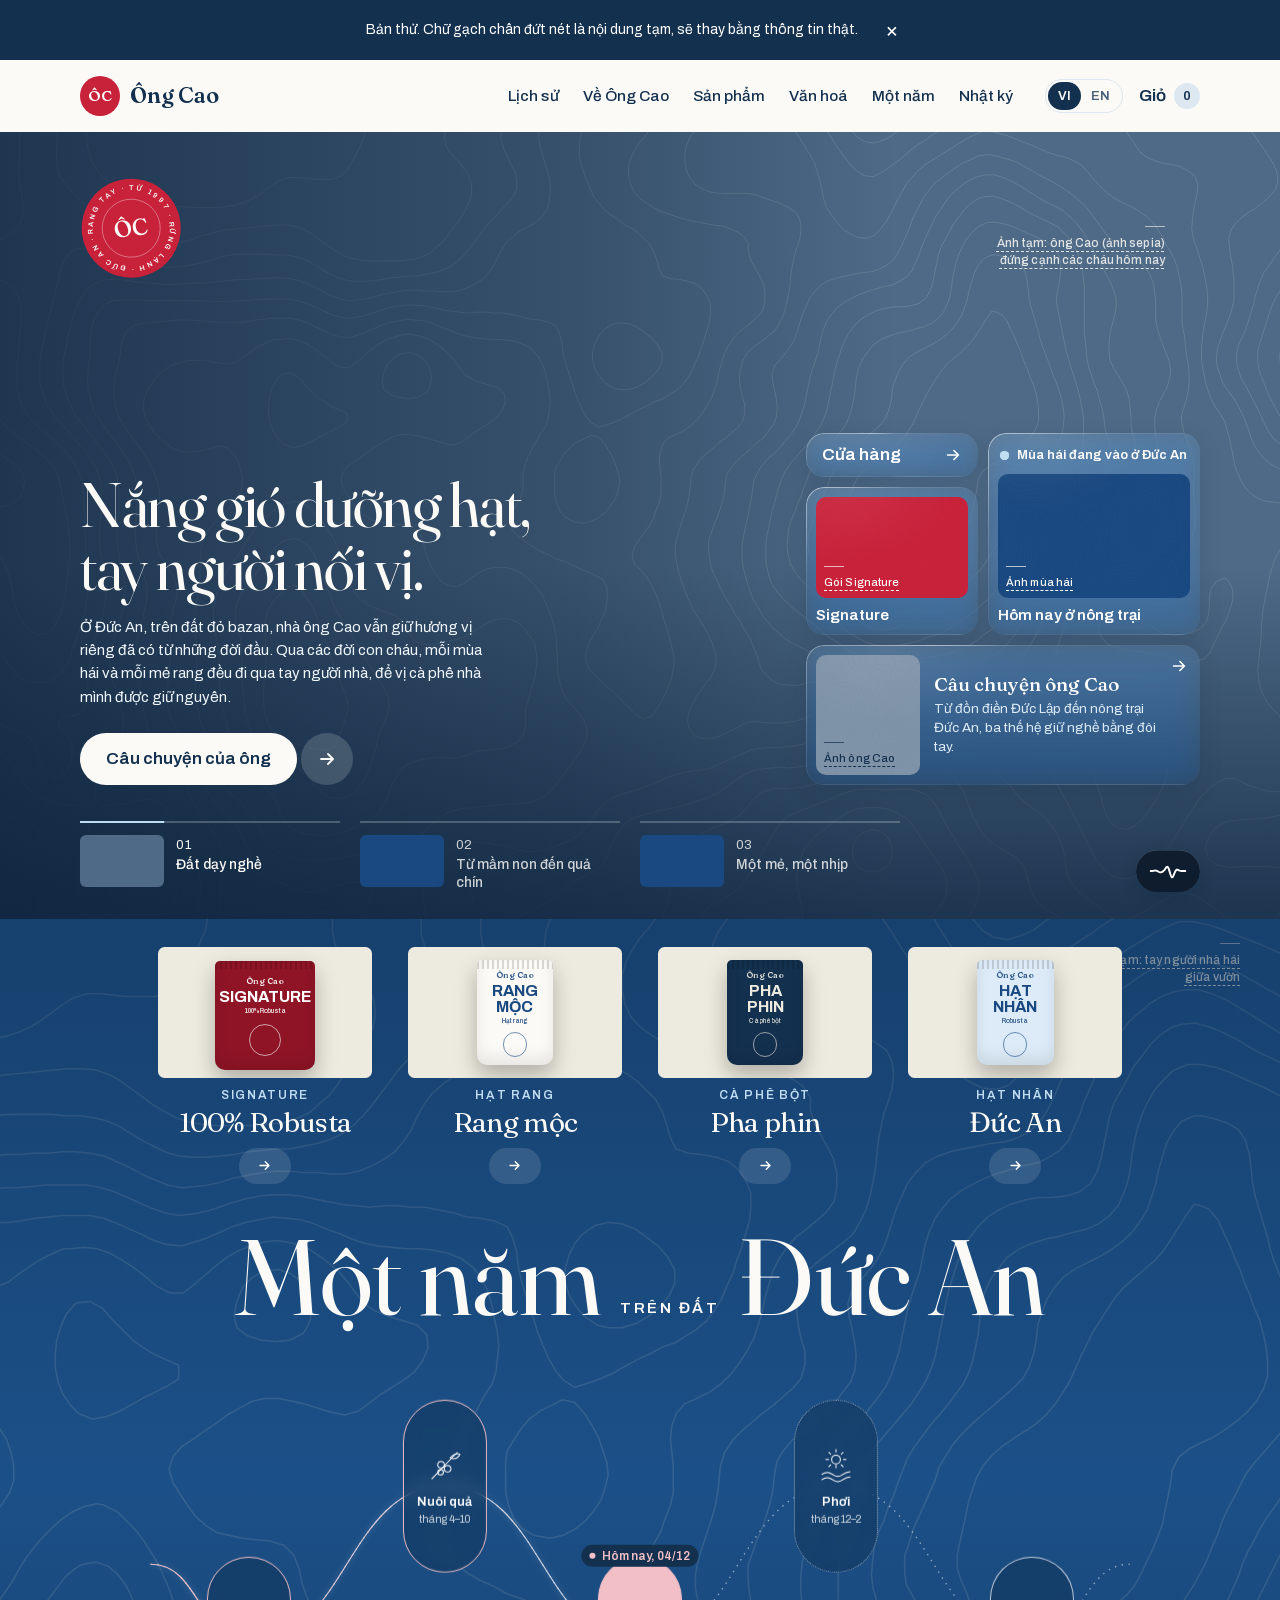
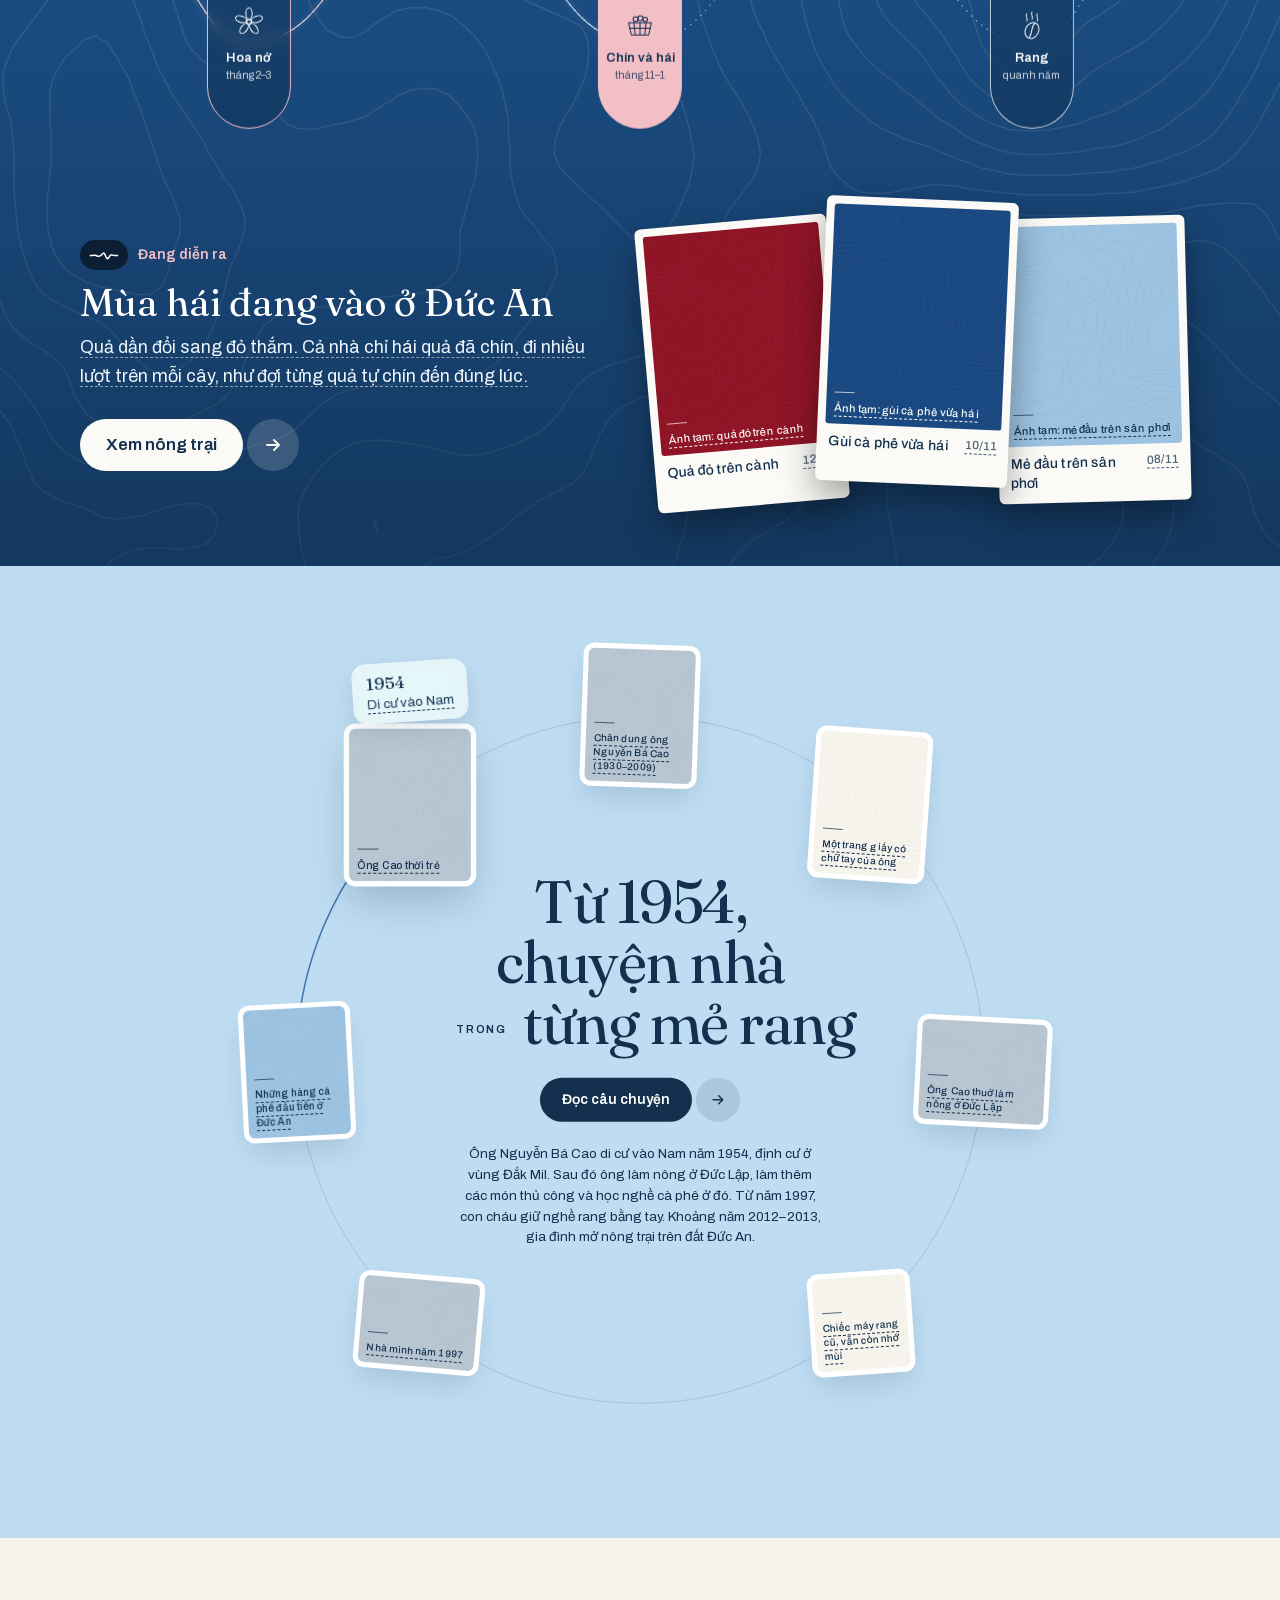
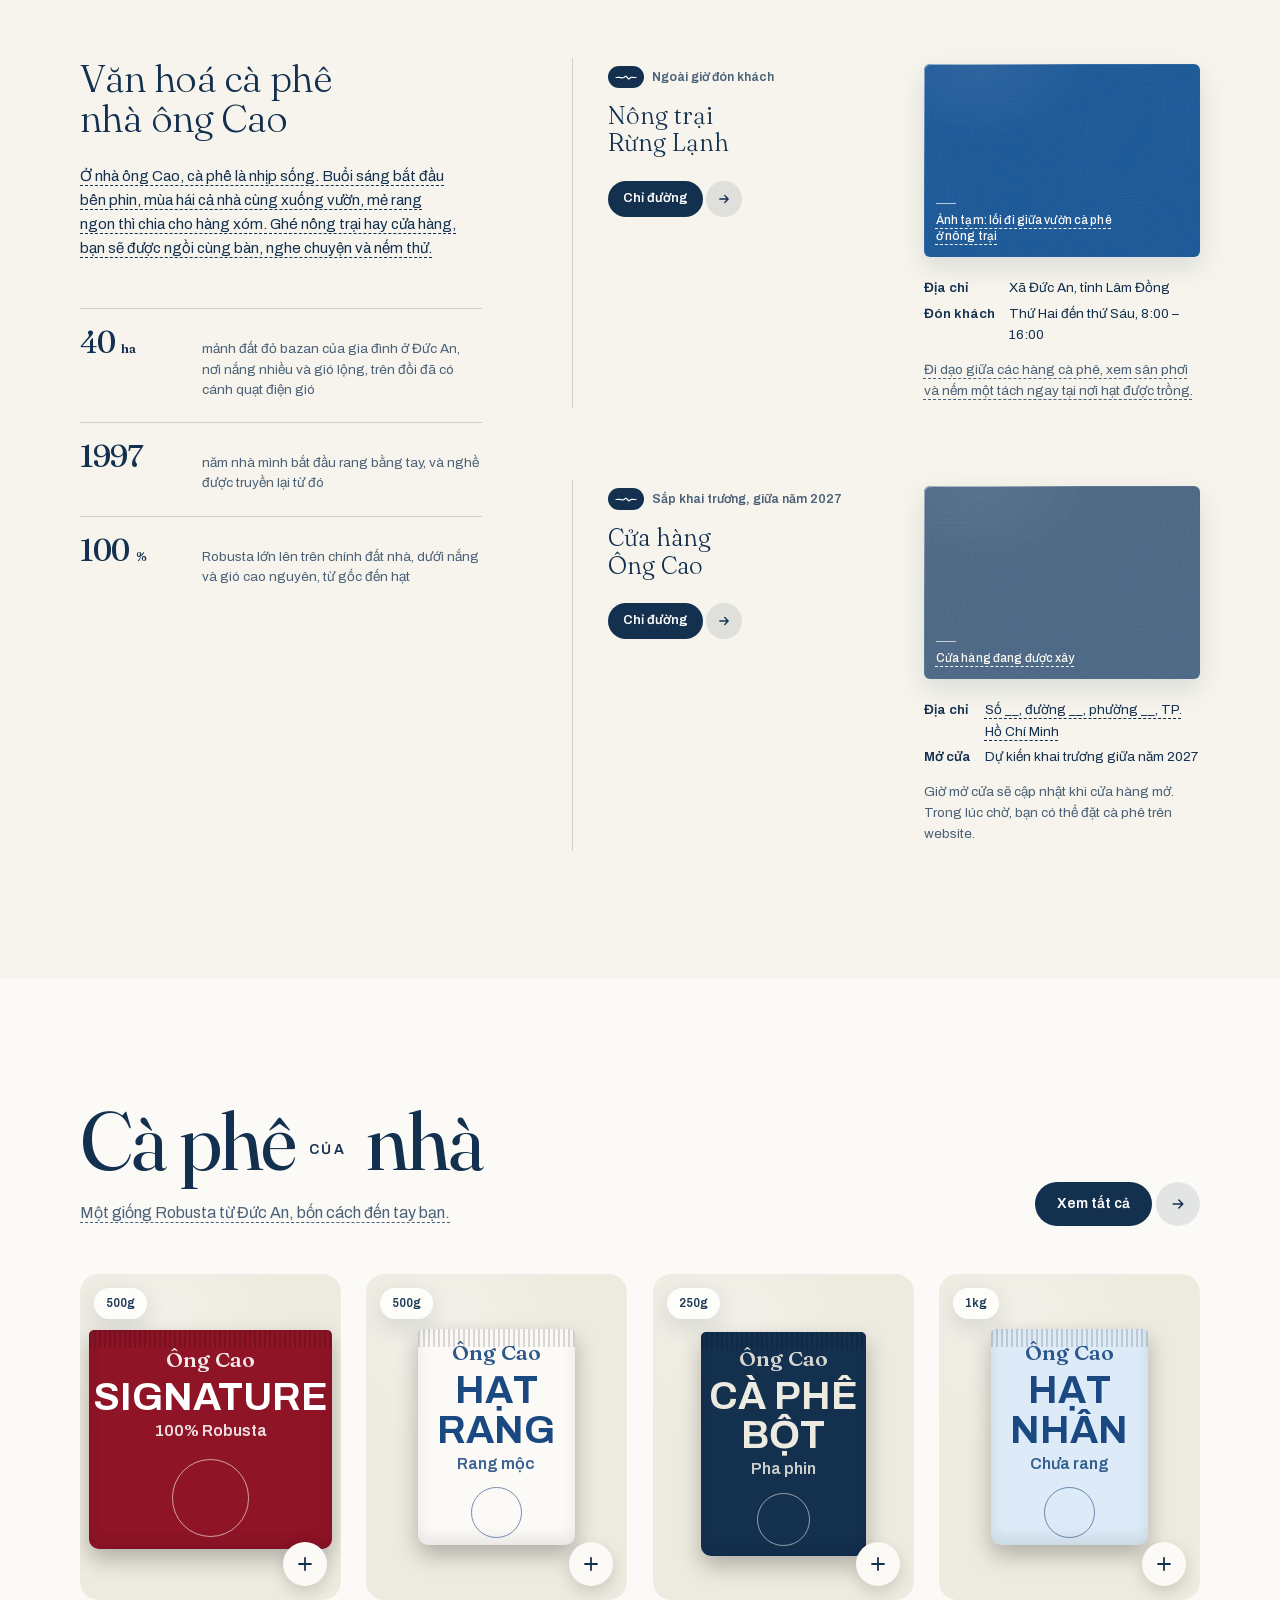
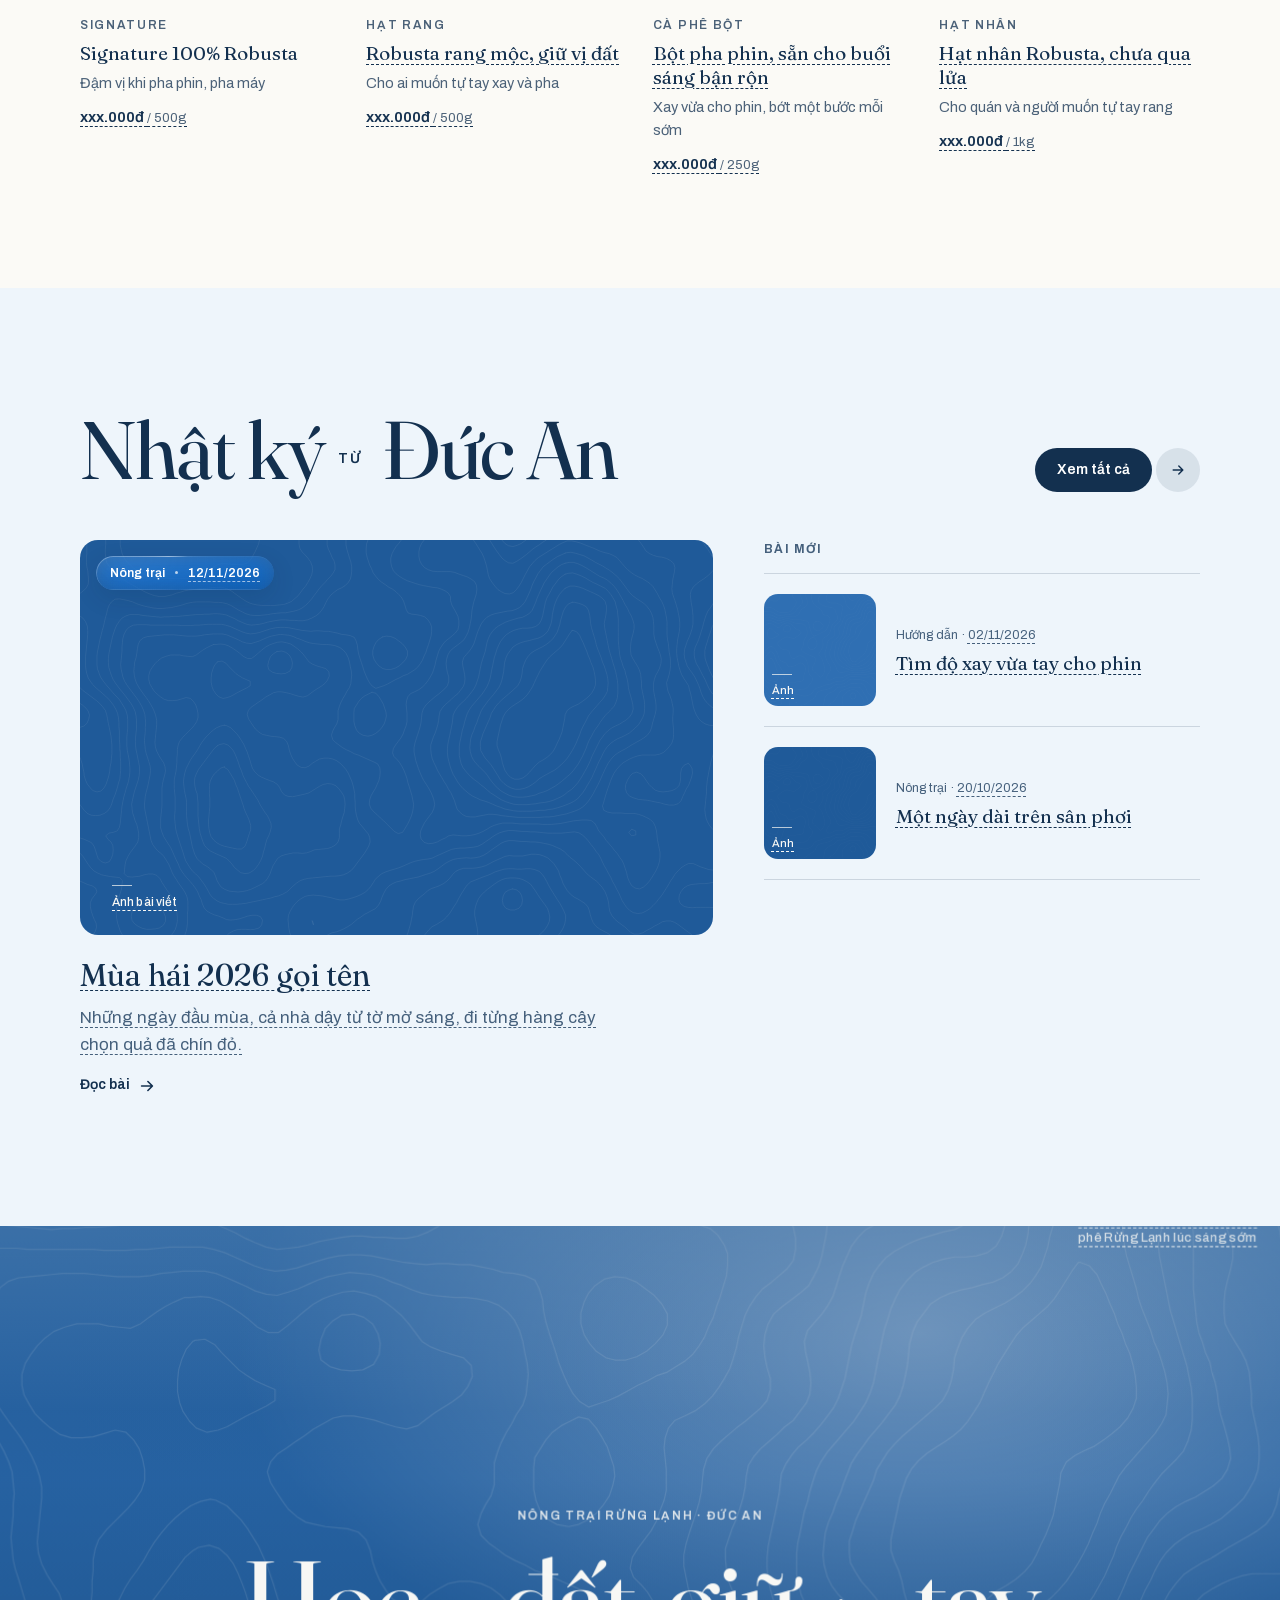
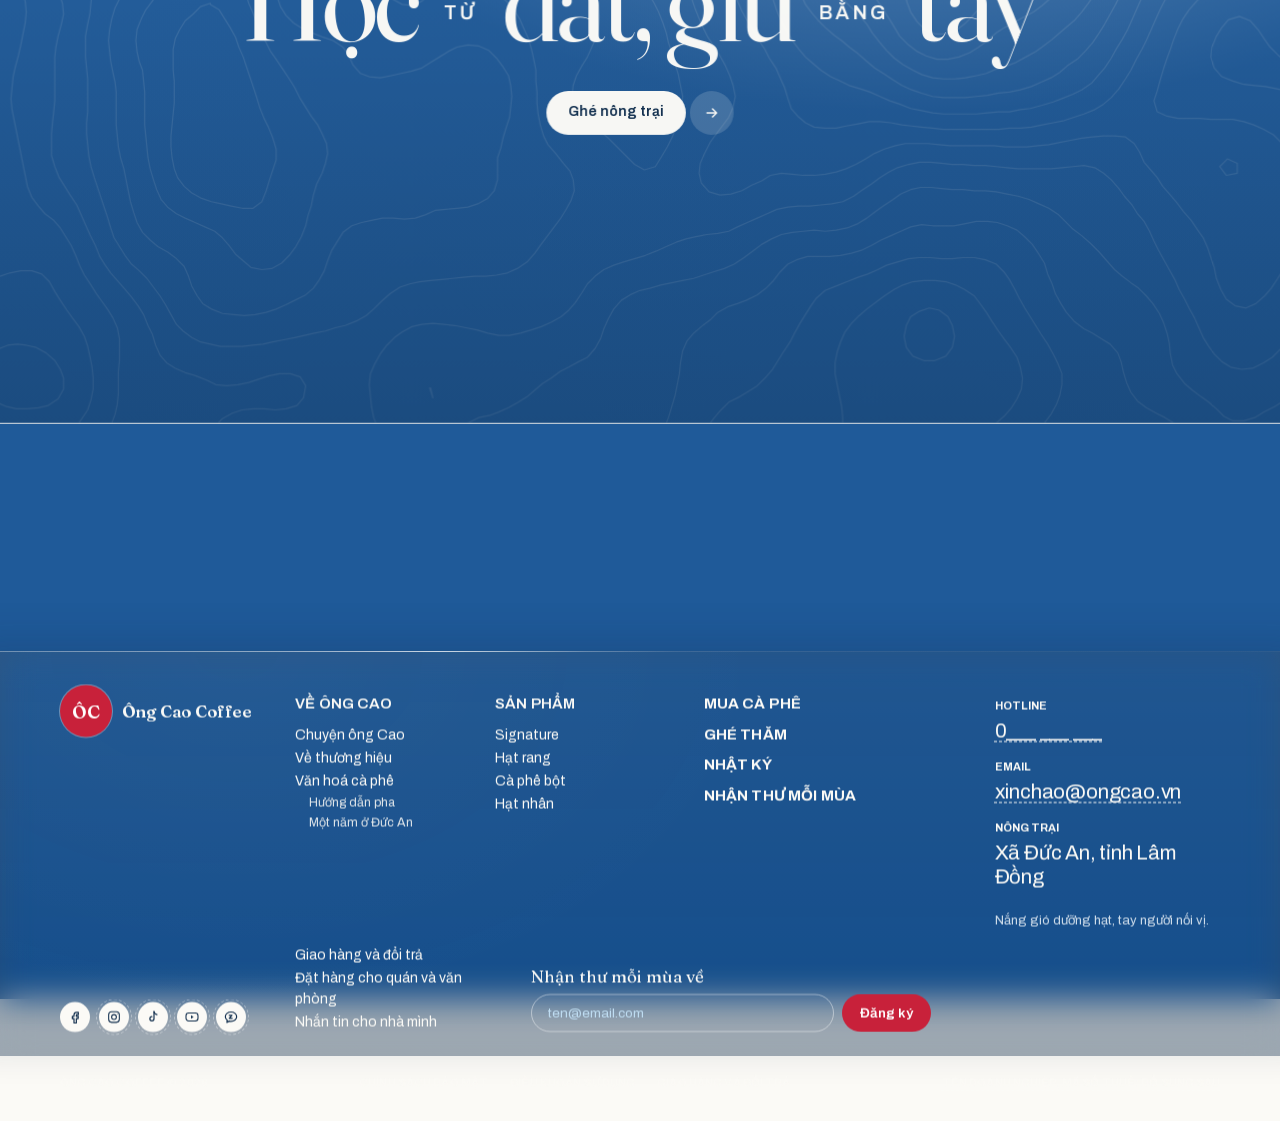
<file: index.html>
<!doctype html>
<html lang="vi">
<head>
<meta charset="utf-8">
<meta name="viewport" content="width=device-width, initial-scale=1">
<!-- Bản thử: chặn Google lập chỉ mục. Xoá dòng dưới khi ra mắt chính thức. -->
<meta name="robots" content="noindex, nofollow">
<title>Ông Cao Coffee</title>
<meta name="description" content="Cà phê Robusta trồng trên đất đỏ bazan ở Đức An, rang bằng tay từ năm 1997. Nắng, gió và đôi tay người nhà cùng làm nên hạt cà phê.">
<link rel="canonical" href="https://khaipn2712.github.io/ong-cao-coffee/">
<link rel="icon" href="assets/img/favicon.svg" type="image/svg+xml">
<link rel="apple-touch-icon" href="assets/img/apple-touch-icon.png">
<meta name="theme-color" content="#FBFAF6">
<meta property="og:type" content="website">
<meta property="og:site_name" content="Ông Cao Coffee">
<meta property="og:locale" content="vi_VN">
<meta property="og:locale:alternate" content="en_US">
<meta property="og:title" content="Ông Cao Coffee">
<meta property="og:description" content="Cà phê Robusta trồng trên đất đỏ bazan ở Đức An, rang bằng tay từ năm 1997. Nắng, gió và đôi tay người nhà cùng làm nên hạt cà phê.">
<meta property="og:url" content="https://khaipn2712.github.io/ong-cao-coffee/">
<meta property="og:image" content="https://khaipn2712.github.io/ong-cao-coffee/assets/img/og.png">
<meta property="og:image:width" content="1200">
<meta property="og:image:height" content="630">
<meta property="og:image:alt" content="Ông Cao Coffee, cà phê Robusta rang tay từ 1997 ở Đức An">
<meta name="twitter:card" content="summary_large_image">
<script type="application/ld+json">
{"@context": "https://schema.org", "@type": "Organization", "name": "Ông Cao Coffee",
 "url": "https://khaipn2712.github.io/ong-cao-coffee/", "logo": "https://khaipn2712.github.io/ong-cao-coffee/assets/img/apple-touch-icon.png",
 "description": "Cà phê Robusta trồng ở Đức An, Lâm Đồng, rang tay từ năm 1997.",
 "address": {"@type": "PostalAddress", "addressLocality": "Đức An", "addressRegion": "Lâm Đồng", "addressCountry": "VN"}}
</script>
<link rel="preload" href="assets/fonts/fraunces-latin.woff2" as="font" type="font/woff2" crossorigin>
<link rel="preload" href="assets/fonts/fraunces-vietnamese.woff2" as="font" type="font/woff2" crossorigin>
<link rel="preload" href="assets/fonts/archivo-latin.woff2" as="font" type="font/woff2" crossorigin>
<link rel="preload" href="assets/fonts/archivo-vietnamese.woff2" as="font" type="font/woff2" crossorigin>
<link rel="stylesheet" href="assets/styles.css?v=100">
<script>
  document.documentElement.classList.add('js');
  try { var l = localStorage.getItem('ongcao-lang'); if (l === 'en' || l === 'vi') document.documentElement.lang = l; } catch (e) {}
  try { if (sessionStorage.getItem('oc-draft-closed')) document.documentElement.classList.add('no-draft'); } catch (e) {}
  // Chuyển trang: bỏ qua hiệu ứng khi tab đang ẩn để trang không bị kẹt ở màn che
  addEventListener('pagereveal', function (e) { if (e.viewTransition && document.visibilityState === 'hidden') e.viewTransition.skipTransition(); });
  addEventListener('pageswap', function (e) { if (e.viewTransition && document.visibilityState === 'hidden') e.viewTransition.skipTransition(); });
</script>
</head>
<body>

<a class="skip" href="#main"><span lang="vi">Bỏ qua tới nội dung</span><span lang="en">Skip to content</span></a>

<div class="draft-note" id="draftNote" role="note">
  <p>
    <span lang="vi">Bản thử. Chữ gạch chân đứt nét là nội dung tạm, sẽ thay bằng thông tin thật.</span>
    <span lang="en">Draft. Dashed-underline text is placeholder content, to be replaced with real details.</span>
  </p>
  <button type="button" class="draft-note__close" id="draftClose" aria-label="Đóng ghi chú">×</button>
</div>

<!-- 0. Header -->
<header class="site-header" id="header">
  <div class="wrap header__inner">
    <a href="index.html" class="logo" aria-label="Ông Cao Coffee">
      <span class="logo__mark" aria-hidden="true">ÔC</span>
      <span class="logo__word">Ông Cao</span>
    </a>
    <nav class="nav" id="nav" aria-label="Chính">
      <a href="lich-su.html" data-page="lich-su"><span lang="vi">Lịch sử</span><span lang="en">History</span></a>
      <a href="ve-ong-cao.html" data-page="ve-ong-cao"><span lang="vi">Về Ông Cao</span><span lang="en">About</span></a>
      <a href="san-pham.html" data-page="san-pham"><span lang="vi">Sản phẩm</span><span lang="en">Products</span></a>
      <a href="van-hoa.html" data-page="van-hoa"><span lang="vi">Văn hoá</span><span lang="en">Culture</span></a>
      <a href="mot-nam.html" data-page="mot-nam"><span lang="vi">Một năm</span><span lang="en">The year</span></a>
      <a href="nhat-ky.html" data-page="nhat-ky"><span lang="vi">Nhật ký</span><span lang="en">Journal</span></a>
    </nav>
    <div class="header__tools">
      <div class="lang" role="group" aria-label="Ngôn ngữ / Language">
        <button type="button" data-set-lang="vi" aria-pressed="true">VI</button>
        <button type="button" data-set-lang="en" aria-pressed="false">EN</button>
      </div>
      <a href="san-pham.html" class="cart" id="cart" aria-live="polite">
        <span lang="vi">Giỏ</span><span lang="en">Cart</span>
        <span class="cart__count" id="cartCount">0</span>
      </a>
      <button type="button" class="menu-btn" id="menuBtn" aria-expanded="false" aria-controls="nav">
        <span lang="vi">Menu</span><span lang="en">Menu</span>
      </button>
    </div>
  </div>
</header>

<main id="main">

<!-- 1. Hero: hai thế hệ -->
<section class="hero" id="hero" aria-roledescription="carousel" aria-label="Ông Cao Coffee" data-light>

  <!-- Lớp nền: mỗi cảnh một ảnh, phóng sẵn rồi lùi chậm -->
  <div class="hero__bg" aria-hidden="true">
    <div class="hero__slide is-active" data-duration="7000">
      <div class="hero__media ph" style="--ph: var(--slate-500)">
        <span class="ph__label tam"><span lang="vi">Ảnh tạm: ông Cao (ảnh sepia) đứng cạnh các cháu hôm nay</span><span lang="en">Placeholder: Mr. Cao (sepia photo) standing beside his grandchildren today</span></span>
      </div>
    </div>
    <div class="hero__slide" data-duration="10500" data-stages="3">
      <div class="hero__stage is-on"><div class="hero__media ph" style="--ph: var(--sky-700)"><span class="ph__label tam"><span lang="vi">Ảnh tạm: mầm cà phê non trong bầu đất</span><span lang="en">Placeholder: a young seedling in its soil bag</span></span></div></div>
      <div class="hero__stage"><div class="hero__media ph" style="--ph: var(--sky-400)"><span class="ph__label tam"><span lang="vi">Ảnh tạm: hoa trắng phủ kín cành cà phê</span><span lang="en">Placeholder: white blossom covering the coffee branches</span></span></div></div>
      <div class="hero__stage"><div class="hero__media ph" style="--ph: var(--cherry-700)"><span class="ph__label tam"><span lang="vi">Ảnh tạm: chùm quả Robusta chín đỏ</span><span lang="en">Placeholder: ripe red Robusta cherries</span></span></div></div>
    </div>
    <div class="hero__slide" data-duration="7000">
      <div class="hero__media ph" style="--ph: var(--sky-700)">
        <span class="ph__label tam"><span lang="vi">Ảnh tạm: đôi tay đảo hạt trong mẻ rang</span><span lang="en">Placeholder: hands turning beans in a roasting batch</span></span>
      </div>
    </div>
  </div>
  <div class="hero__shade" aria-hidden="true"></div>
  <div class="hero__seal" aria-hidden="true">
    <svg viewBox="0 0 120 120">
      <defs><path id="sealRing" d="M60 60 m-45 0 a45 45 0 1 1 90 0 a45 45 0 1 1 -90 0"/></defs>
      <circle class="seal__disc" cx="60" cy="60" r="58"/>
      <circle class="seal__in" cx="60" cy="60" r="34"/>
      <text class="seal__ring" lang="vi"><textPath href="#sealRing" textLength="278" lengthAdjust="spacing">RANG TAY · TỪ 1997 · RỪNG LẠNH · ĐỨC AN ·</textPath></text>
      <text class="seal__ring" lang="en"><textPath href="#sealRing" textLength="278" lengthAdjust="spacing">HAND-ROASTED · SINCE 1997 · ĐỨC AN ·</textPath></text>
      <text class="seal__mark" x="60" y="69" text-anchor="middle">ÔC</text>
    </svg>
  </div>

  <div class="wrap hero__content">
    <!-- Lớp chữ: mỗi cảnh một lời mời -->
    <ul class="hero__copy" id="heroCopy">
      <li class="hero__scene is-active" role="group" aria-roledescription="slide" aria-label="1 / 3">
        <h1 class="hero__title">
          <span lang="vi">Nắng gió dưỡng hạt,<br>tay người nối vị.</span>
          <span lang="en">Sun and wind nurture the bean,<br>hands carry on its taste.</span>
        </h1>
        <p class="hero__lead">
          <span lang="vi">Ở Đức An, trên đất đỏ bazan, nhà ông Cao vẫn giữ hương vị riêng đã có từ những đời đầu. Qua các đời con cháu, mỗi mùa hái và mỗi mẻ rang đều đi qua tay người nhà, để vị cà phê nhà mình được giữ nguyên.</span>
          <span lang="en">In Đức An, on red basalt earth, Mr. Cao's family keeps the flavor that is theirs, a taste carried since the first generations. Through each generation, every harvest and every roast still passes through family hands, so the taste of home is kept.</span>
        </p>
        <div class="pill-btn">
          <a href="#chuyen" class="pill-btn__label"><span lang="vi">Câu chuyện của ông</span><span lang="en">His story</span></a>
          <a href="#chuyen" class="pill-btn__icon" tabindex="-1" aria-hidden="true"><span class="pill-btn__arrow"><svg viewBox="0 0 20 20"><path d="M4 10h11M11 5l5 5-5 5"/></svg></span><span class="pill-btn__arrow pill-btn__arrow--next"><svg viewBox="0 0 20 20"><path d="M4 10h11M11 5l5 5-5 5"/></svg></span></a>
        </div>
      </li>

      <li class="hero__scene" role="group" aria-roledescription="slide" aria-label="2 / 3">
        <h2 class="hero__title">
          <span lang="vi">Từ mầm non<br>đến quả chín.</span>
          <span lang="en">From first shoot<br>to ripe cherry.</span>
        </h2>
        <ol class="hero__stages" id="heroStages">
          <li class="is-on"><span lang="vi">Mầm non</span><span lang="en">First shoot</span></li>
          <li><span lang="vi">Hoa nở</span><span lang="en">Blossom</span></li>
          <li><span lang="vi">Kết trái</span><span lang="en">Fruit</span></li>
          <li class="hero__stages-pill" aria-hidden="true" role="presentation"></li>
        </ol>
        <!-- Mỗi giai đoạn một đoạn mô tả (nội dung tạm, gia đình cần xác nhận các con số) -->
        <div class="hero__lead hero__lead--stages tam" id="heroStageLead">
          <p class="hero__lead-item is-on">
            <span lang="vi">Từ mầm non đến khi cây trưởng thành, cây Robusta ở Đức An phải mất khoảng __ năm mới cho được vụ quả đầu tiên đủ chuẩn để rang. Trong thời gian chờ, cả nhà vẫn trồng lúa, ngô và khoai để có cái ăn.</span>
            <span lang="en">From first shoot to full maturity, a Robusta tree in Đức An takes about __ years to bear a first crop worthy of the roaster. While waiting, the family still grows rice, corn and sweet potato to eat.</span>
          </p>
          <p class="hero__lead-item" aria-hidden="true">
            <span lang="vi">Sang tháng 2, giữa mùa khô, sau những đợt tưới cây, hoa trắng nở kín cành trong khoảng __ ngày, rồi nhường chỗ cho những chùm quả non xanh.</span>
            <span lang="en">In February, in the middle of the dry season and after the watering of the trees, white blossom covers the branches for about __ days, then gives way to tiny green cherries.</span>
          </p>
          <p class="hero__lead-item" aria-hidden="true">
            <span lang="vi">Quả lớn dần suốt mùa mưa rồi chín đỏ vào khoảng tháng 11. Cả nhà chỉ hái quả đã chín, đi __ lượt mới xong một cây.</span>
            <span lang="en">Through the rains the cherries swell and turn red around November. The family picks only the ripe ones, passing each tree __ times.</span>
          </p>
        </div>
        <div class="pill-btn">
          <a href="#hanh-trinh" class="pill-btn__label"><span lang="vi">Đi dạo nông trại</span><span lang="en">Walk the farm</span></a>
          <a href="#hanh-trinh" class="pill-btn__icon" tabindex="-1" aria-hidden="true"><span class="pill-btn__arrow"><svg viewBox="0 0 20 20"><path d="M4 10h11M11 5l5 5-5 5"/></svg></span><span class="pill-btn__arrow pill-btn__arrow--next"><svg viewBox="0 0 20 20"><path d="M4 10h11M11 5l5 5-5 5"/></svg></span></a>
        </div>
      </li>

      <li class="hero__scene" role="group" aria-roledescription="slide" aria-label="3 / 3">
        <h2 class="hero__title">
          <span lang="vi">Rang bằng tay,<br>một mẻ một nhịp.</span>
          <span lang="en">Roasted by hand,<br>one batch, one rhythm.</span>
        </h2>
        <p class="hero__lead">
          <span lang="vi">Mỗi mẻ chỉ <span class="tam">__ kg</span>, rang theo công thức gia đình giữ từ bao năm, rồi đóng gói ngay tại xưởng khi hạt còn thơm.</span>
          <span lang="en">Each batch is just <span class="tam">__ kg</span>, roasted to a family recipe kept over the years, and packed at our roastery while the beans are still fragrant.</span>
        </p>
        <div class="pill-btn pill-btn--buy">
          <a href="#san-pham" class="pill-btn__label"><span lang="vi">Mua cà phê</span><span lang="en">Shop coffee</span></a>
          <a href="#san-pham" class="pill-btn__icon" tabindex="-1" aria-hidden="true"><span class="pill-btn__arrow"><svg viewBox="0 0 20 20"><path d="M4 10h11M11 5l5 5-5 5"/></svg></span><span class="pill-btn__arrow pill-btn__arrow--next"><svg viewBox="0 0 20 20"><path d="M4 10h11M11 5l5 5-5 5"/></svg></span></a>
        </div>
      </li>
    </ul>

    <!-- Lưới thẻ kính -->
    <nav class="glass" id="glass" aria-label="Lối tắt">
      <a href="#san-pham" class="glass__cell lg glass__bar">
        <span lang="vi">Cửa hàng</span><span lang="en">Shop</span>
        <svg viewBox="0 0 20 20" aria-hidden="true"><path d="M4 10h11M11 5l5 5-5 5"/></svg>
      </a>

      <div class="glass__cell lg glass__tall" data-rotate>
        <a href="#hanh-trinh" class="glass__face is-on">
          <span class="glass__live"><span class="live-dot" aria-hidden="true"></span><span id="glassSeason">Đang mùa hái ở Đức An</span></span>
          <span class="glass__img ph" style="--ph: var(--sky-700)"><span class="ph__label tam"><span lang="vi">Ảnh mùa hái</span><span lang="en">Harvest photo</span></span></span>
          <span class="glass__title"><span lang="vi">Hôm nay ở nông trại</span><span lang="en">On the farm today</span></span>
        </a>
        <a href="#ghe-shop" class="glass__face">
          <span class="glass__img ph" style="--ph: var(--sky-500)"><span class="ph__label tam"><span lang="vi">Ảnh shop</span><span lang="en">Shop photo</span></span></span>
          <span class="glass__title"><span lang="vi">Ghé shop</span><span lang="en">Visit the shop</span></span>
          <span class="glass__text tam"><span lang="vi">Dự kiến khai trương giữa năm 2027</span><span lang="en">Opening expected mid-2027</span></span>
        </a>
      </div>

      <a href="#san-pham" class="glass__cell lg glass__square">
        <span class="glass__img glass__img--product ph" style="--ph: var(--cherry-500)"><span class="ph__label tam"><span lang="vi">Gói Signature</span><span lang="en">Signature bag</span></span></span>
        <span class="glass__title">Signature</span>
      </a>

      <div class="glass__cell lg glass__wide" data-rotate>
        <a href="#chuyen" class="glass__face is-on">
          <span class="glass__img glass__img--side ph" style="--ph: var(--slate-400)"><span class="ph__label tam"><span lang="vi">Ảnh ông Cao</span><span lang="en">Mr. Cao</span></span></span>
          <span class="glass__body">
            <span class="glass__title"><span lang="vi">Câu chuyện ông Cao</span><span lang="en">Mr. Cao's story</span></span>
            <span class="glass__text"><span lang="vi">Từ đồn điền Đức Lập đến nông trại Đức An, ba thế hệ giữ nghề bằng đôi tay.</span><span lang="en">From the Đức Lập plantation to the Đức An farm, three generations have kept the craft by hand.</span></span>
          </span>
          <svg class="glass__arrow" viewBox="0 0 20 20" aria-hidden="true"><path d="M4 10h11M11 5l5 5-5 5"/></svg>
        </a>
        <a href="nhat-ky.html" class="glass__face">
          <span class="glass__img glass__img--side ph" style="--ph: var(--sky-400)"><span class="ph__label tam"><span lang="vi">Ảnh nhật ký</span><span lang="en">Journal photo</span></span></span>
          <span class="glass__body">
            <span class="glass__title"><span lang="vi">Nhật ký từ Đức An</span><span lang="en">Notes from Đức An</span></span>
            <span class="glass__text"><span lang="vi">Những trang mới nhất từ nông trại, viết lại mỗi mùa.</span><span lang="en">The newest pages from the farm, written again each season.</span></span>
          </span>
          <svg class="glass__arrow" viewBox="0 0 20 20" aria-hidden="true"><path d="M4 10h11M11 5l5 5-5 5"/></svg>
        </a>
      </div>
    </nav>
  </div>

  <!-- Ảnh nhỏ đánh số + thanh tiến trình -->
  <div class="wrap hero__thumbs">
    <ol class="thumbs" id="heroThumbs">
      <li><button type="button" class="thumb is-active" aria-current="true">
        <span class="thumb__bar"><span class="thumb__fill"></span></span>
        <span class="thumb__img ph" style="--ph: var(--slate-500)" aria-hidden="true"></span>
        <span class="thumb__num">01</span>
        <span class="thumb__label"><span lang="vi">Đất dạy nghề</span><span lang="en">Taught by the soil</span></span>
      </button></li>
      <li><button type="button" class="thumb">
        <span class="thumb__bar"><span class="thumb__fill"></span></span>
        <span class="thumb__img ph" style="--ph: var(--sky-700)" aria-hidden="true"></span>
        <span class="thumb__num">02</span>
        <span class="thumb__label"><span lang="vi">Từ mầm non đến quả chín</span><span lang="en">From shoot to ripe cherry</span></span>
      </button></li>
      <li><button type="button" class="thumb">
        <span class="thumb__bar"><span class="thumb__fill"></span></span>
        <span class="thumb__img ph" style="--ph: var(--sky-700)" aria-hidden="true"></span>
        <span class="thumb__num">03</span>
        <span class="thumb__label"><span lang="vi">Một mẻ, một nhịp</span><span lang="en">One batch, one rhythm</span></span>
      </button></li>
    </ol>
    <button type="button" class="hero__pause live-wave" id="heroPause" aria-pressed="false">
      <svg viewBox="0 0 44 22" aria-hidden="true"><path d="M2 11H42"/></svg>
      <span class="sr-only"><span lang="vi">Tạm dừng</span><span lang="en">Pause</span></span>
    </button>
  </div>
</section>

<!-- 2. Sản phẩm + hành trình một năm (chung một nền) -->
<section class="journey" id="hanh-trinh" aria-labelledby="journeyTitle">
  <div class="journey__bg" id="journeyBg" aria-hidden="true">
    <div class="journey__layer ph" style="--ph: var(--sky-400)"><span class="ph__label tam"><span lang="vi">Ảnh nền tạm: hoa cà phê trắng phủ kín vườn</span><span lang="en">Background placeholder: white blossom across the orchard</span></span></div>
    <div class="journey__layer ph" style="--ph: var(--sky-800)"><span class="ph__label tam"><span lang="vi">Ảnh nền tạm: vườn mùa mưa, quả xanh trên cành</span><span lang="en">Background placeholder: the orchard in the rainy season</span></span></div>
    <div class="journey__layer ph" style="--ph: var(--sky-600)"><span class="ph__label tam"><span lang="vi">Ảnh nền tạm: tay người nhà hái giữa vườn</span><span lang="en">Background placeholder: family hands picking in the orchard</span></span></div>
    <div class="journey__layer ph" style="--ph: var(--sky-400)"><span class="ph__label tam"><span lang="vi">Ảnh nền tạm: sân phơi rực nắng, đầy quả</span><span lang="en">Background placeholder: the drying yard glowing in the sun</span></span></div>
    <div class="journey__layer ph" style="--ph: var(--sky-800)"><span class="ph__label tam"><span lang="vi">Ảnh nền tạm: góc xưởng rang của nhà</span><span lang="en">Background placeholder: a corner of the family roastery</span></span></div>
  </div>


  <!-- Dải sản phẩm chạy theo hướng cuộn, nằm ở đầu section và dùng chung nền -->
  <div class="pstrip journey__products" id="dai-san-pham" role="region" aria-label="Sản phẩm của Ông Cao">
    <div class="pstrip__viewport">
      <ul class="pstrip__track" id="pstripTrack">
        <li class="ptile" style="--tile: var(--paper-200); --bag: var(--cherry-700); --bag-ink: #FFFFFF">
          <a href="#san-pham" class="ptile__link">
            <span class="ptile__frame">
              <span class="bag" aria-hidden="true">
                <span class="bag__brand">Ông Cao</span>
                <span class="bag__name"><span lang="vi">Signature</span><span lang="en">Signature</span></span>
                <span class="bag__sub"><span lang="vi">100% Robusta</span><span lang="en">100% Robusta</span></span>
                <span class="bag__seal"></span>
              </span>
            </span>
            <span class="ptile__meta">
              <span class="ptile__script"><span lang="vi">Signature</span><span lang="en">Signature</span></span>
              <span class="ptile__name"><span lang="vi">100% Robusta</span><span lang="en">100% Robusta</span></span>
              <span class="ptile__go" aria-hidden="true"><span class="ptile__arrow"><svg viewBox="0 0 20 20"><path d="M4 10h11M11 5l5 5-5 5"/></svg></span><span class="ptile__arrow ptile__arrow--next"><svg viewBox="0 0 20 20"><path d="M4 10h11M11 5l5 5-5 5"/></svg></span></span>
            </span>
          </a>
        </li>
        <li class="ptile" style="--tile: var(--paper-200); --bag: var(--blossom); --bag-ink: var(--sky-700)">
          <a href="#san-pham" class="ptile__link">
            <span class="ptile__frame">
              <span class="bag" aria-hidden="true">
                <span class="bag__brand">Ông Cao</span>
                <span class="bag__name"><span lang="vi">Rang mộc</span><span lang="en">Pure roast</span></span>
                <span class="bag__sub"><span lang="vi">Hạt rang</span><span lang="en">Roasted beans</span></span>
                <span class="bag__seal"></span>
              </span>
            </span>
            <span class="ptile__meta">
              <span class="ptile__script"><span lang="vi">Hạt rang</span><span lang="en">Roasted beans</span></span>
              <span class="ptile__name"><span lang="vi">Rang mộc</span><span lang="en">Pure roast</span></span>
              <span class="ptile__go" aria-hidden="true"><span class="ptile__arrow"><svg viewBox="0 0 20 20"><path d="M4 10h11M11 5l5 5-5 5"/></svg></span><span class="ptile__arrow ptile__arrow--next"><svg viewBox="0 0 20 20"><path d="M4 10h11M11 5l5 5-5 5"/></svg></span></span>
            </span>
          </a>
        </li>
        <li class="ptile" style="--tile: var(--paper-200); --bag: var(--ink); --bag-ink: var(--paper-200)">
          <a href="#san-pham" class="ptile__link">
            <span class="ptile__frame">
              <span class="bag" aria-hidden="true">
                <span class="bag__brand">Ông Cao</span>
                <span class="bag__name"><span lang="vi">Pha phin</span><span lang="en">Phin grind</span></span>
                <span class="bag__sub"><span lang="vi">Cà phê bột</span><span lang="en">Ground coffee</span></span>
                <span class="bag__seal"></span>
              </span>
            </span>
            <span class="ptile__meta">
              <span class="ptile__script"><span lang="vi">Cà phê bột</span><span lang="en">Ground coffee</span></span>
              <span class="ptile__name"><span lang="vi">Pha phin</span><span lang="en">Phin grind</span></span>
              <span class="ptile__go" aria-hidden="true"><span class="ptile__arrow"><svg viewBox="0 0 20 20"><path d="M4 10h11M11 5l5 5-5 5"/></svg></span><span class="ptile__arrow ptile__arrow--next"><svg viewBox="0 0 20 20"><path d="M4 10h11M11 5l5 5-5 5"/></svg></span></span>
            </span>
          </a>
        </li>
        <li class="ptile" style="--tile: var(--paper-200); --bag: var(--sky-100); --bag-ink: var(--sky-700)">
          <a href="#san-pham" class="ptile__link">
            <span class="ptile__frame">
              <span class="bag" aria-hidden="true">
                <span class="bag__brand">Ông Cao</span>
                <span class="bag__name"><span lang="vi">Hạt nhân</span><span lang="en">Green beans</span></span>
                <span class="bag__sub"><span lang="vi">Robusta</span><span lang="en">Robusta</span></span>
                <span class="bag__seal"></span>
              </span>
            </span>
            <span class="ptile__meta">
              <span class="ptile__script"><span lang="vi">Hạt nhân</span><span lang="en">Green beans</span></span>
              <span class="ptile__name"><span lang="vi">Đức An</span><span lang="en">Đức An</span></span>
              <span class="ptile__go" aria-hidden="true"><span class="ptile__arrow"><svg viewBox="0 0 20 20"><path d="M4 10h11M11 5l5 5-5 5"/></svg></span><span class="ptile__arrow ptile__arrow--next"><svg viewBox="0 0 20 20"><path d="M4 10h11M11 5l5 5-5 5"/></svg></span></span>
            </span>
          </a>
        </li>
      </ul>
    </div>
  </div>

  <div class="wrap journey__inner">
    <h2 id="journeyTitle" class="journey__title">
      <span lang="vi"><span class="journey__big">Một năm</span> <span class="journey__small">trên đất</span> <span class="journey__big">Đức An</span></span>
      <span lang="en"><span class="journey__big">A Year</span> <span class="journey__small">on the land of</span> <span class="journey__big">Đức An</span></span>
    </h2>

    <div class="journey__map" id="journeyMap">
      <svg class="journey__svg" viewBox="0 0 1000 440" aria-hidden="true">
        <defs>
          <linearGradient id="journeyGrad" gradientUnits="userSpaceOnUse" x1="0" y1="0" x2="1000" y2="0">
            <stop offset="0" style="stop-color: var(--cherry-200)"/>
            <stop offset=".55" style="stop-color: var(--sky-200)"/>
            <stop offset="1" style="stop-color: var(--sky-200)"/>
          </linearGradient>
        </defs>
        <path class="journey__track" id="journeyTrack" d="M0 220 C 50 220 50 300 100 300 C 200 300 200 140 300 140 C 400 140 400 300 500 300 C 600 300 600 140 700 140 C 800 140 800 300 900 300 C 950 300 950 220 1000 220"/>
        <path class="journey__done" id="journeyDone" d="M0 220 C 50 220 50 300 100 300 C 200 300 200 140 300 140 C 400 140 400 300 500 300 C 600 300 600 140 700 140 C 800 140 800 300 900 300 C 950 300 950 220 1000 220"/>
        <path class="journey__link" id="journeyLink" d="M0 220 C 50 220 50 300 100 300 C 200 300 200 140 300 140 C 400 140 400 300 500 300 C 600 300 600 140 700 140 C 800 140 800 300 900 300 C 950 300 950 220 1000 220"/>
        <path class="journey__route" id="journeyRoute" d="M0 220 C 50 220 50 300 100 300 C 200 300 200 140 300 140 C 400 140 400 300 500 300 C 600 300 600 140 700 140 C 800 140 800 300 900 300 C 950 300 950 220 1000 220"/>
      </svg>
      <span class="journey__eta" id="journeyEta" aria-hidden="true"></span>

      <ol class="journey__nodes" id="journeyNodes" role="tablist" aria-label="Một năm của cây Robusta">
        <li style="--x: 10%; --y: 68.18%">
          <button type="button" class="jnode" role="tab" id="jstage-0" aria-controls="journeyDetail">
            <span class="jnode__ring">
              <svg viewBox="0 0 48 48" class="ico ico--bloom" aria-hidden="true">
                <g class="petals">
                  <g><ellipse class="petal" cx="24" cy="14.5" rx="3.6" ry="6.6"/></g>
                  <g transform="rotate(72 24 24)"><ellipse class="petal" cx="24" cy="14.5" rx="3.6" ry="6.6"/></g>
                  <g transform="rotate(144 24 24)"><ellipse class="petal" cx="24" cy="14.5" rx="3.6" ry="6.6"/></g>
                  <g transform="rotate(216 24 24)"><ellipse class="petal" cx="24" cy="14.5" rx="3.6" ry="6.6"/></g>
                  <g transform="rotate(288 24 24)"><ellipse class="petal" cx="24" cy="14.5" rx="3.6" ry="6.6"/></g>
                </g>
                <circle class="core" cx="24" cy="24" r="2.6"/>
              </svg>
              <span class="jnode__label"><b><span lang="vi">Hoa nở</span><span lang="en">Blossom</span></b><small><span lang="vi">tháng 2–3</span><span lang="en">Feb–Mar</span></small></span>
            </span>
          </button>
        </li>
        <li style="--x: 30%; --y: 31.82%">
          <button type="button" class="jnode" role="tab" id="jstage-1" aria-controls="journeyDetail">
            <span class="jnode__ring">
              <svg viewBox="0 0 48 48" class="ico ico--grow" aria-hidden="true">
                <circle class="heal" cx="22" cy="28" r="10"/>
                <path d="M9 40C17 32 25 23 38 10"/>
                <path class="leaf" d="M30 16c4-5 9-5 11-4-1 3-5 7-11 4z"/>
                <circle class="berry" cx="19.5" cy="24" r="3.8"/>
                <circle class="berry" cx="27" cy="28.5" r="3.8"/>
                <circle class="berry" cx="19" cy="32.5" r="3.2"/>
                <path class="plus" d="M37 29v4M35 31h4"/>
              </svg>
              <span class="jnode__label"><b><span lang="vi">Nuôi quả</span><span lang="en">Fruit grows</span></b><small><span lang="vi">tháng 4–10</span><span lang="en">Apr–Oct</span></small></span>
            </span>
          </button>
        </li>
        <li style="--x: 50%; --y: 68.18%">
          <button type="button" class="jnode" role="tab" id="jstage-2" aria-controls="journeyDetail">
            <span class="jnode__ring">
              <svg viewBox="0 0 48 48" class="ico ico--harvest" aria-hidden="true">
                <circle class="drop" cx="19" cy="21" r="2.8"/>
                <circle class="drop" cx="24.5" cy="20" r="2.8"/>
                <circle class="drop" cx="30" cy="21.5" r="2.6"/>
                <g class="basket">
                  <path d="M11 25h26l-3 14H14z"/>
                  <path d="M12.4 31.5h23.2M17 25l1.6 14M24 25v14M31 25l-1.6 14"/>
                </g>
              </svg>
              <span class="jnode__label"><b><span lang="vi">Chín và hái</span><span lang="en">Ripen and pick</span></b><small><span lang="vi">tháng 11–1</span><span lang="en">Nov–Jan</span></small></span>
            </span>
          </button>
        </li>
        <li style="--x: 70%; --y: 31.82%">
          <button type="button" class="jnode" role="tab" id="jstage-3" aria-controls="journeyDetail">
            <span class="jnode__ring">
              <svg viewBox="0 0 48 48" class="ico ico--dry" aria-hidden="true">
                <g class="rays">
                  <path d="M24 6.5v3M24 24.5v3M12.5 18h3M32.5 18h3M15.9 9.9l2.1 2.1M30 24l2.1 2.1M15.9 26.1l2.1-2.1M30 12l2.1-2.1"/>
                </g>
                <circle class="sun" cx="24" cy="18" r="5"/>
                <path class="wave" d="M8 35c4-3 8-3 12 0s8 3 12 0 8-3 8-3"/>
                <path class="wave wave--2" d="M8 41c4-3 8-3 12 0s8 3 12 0 8-3 8-3"/>
              </svg>
              <span class="jnode__label"><b><span lang="vi">Phơi</span><span lang="en">Sun-dry</span></b><small><span lang="vi">tháng 12–2</span><span lang="en">Dec–Feb</span></small></span>
            </span>
          </button>
        </li>
        <li style="--x: 90%; --y: 68.18%">
          <button type="button" class="jnode" role="tab" id="jstage-4" aria-controls="journeyDetail">
            <span class="jnode__ring">
              <svg viewBox="0 0 48 48" class="ico ico--roast" aria-hidden="true">
                <path class="steam" d="M18 15c-2 3 2 5 0 8"/>
                <path class="steam" d="M24 13c-2 3 2 5 0 8"/>
                <path class="steam" d="M30 15c-2 3 2 5 0 8"/>
                <g class="bean">
                  <ellipse cx="24" cy="34" rx="7.5" ry="9.5" transform="rotate(28 24 34)"/>
                  <path d="M27.2 25.8c-4.6 3.6-1.8 9.2-6.4 16.4"/>
                </g>
              </svg>
              <span class="jnode__label"><b><span lang="vi">Rang</span><span lang="en">Roast</span></b><small><span lang="vi">quanh năm</span><span lang="en">all year</span></small></span>
            </span>
          </button>
        </li>
      </ol>
    </div>

    <div class="journey__detail" id="journeyDetail" role="tabpanel" aria-live="polite">
      <div class="journey__text">
      <p class="journey__kicker">
        <span class="live-wave live-wave--sm" id="journeyWave" aria-hidden="true"><svg viewBox="0 0 44 22"><path d="M2 11H42"/></svg></span>
        <span id="journeyKicker">Đang diễn ra</span>
      </p>
      <h3 class="journey__stage journey__swap" id="journeyStage"></h3>
      <p class="journey__lead journey__swap tam" id="journeyLead"></p>
      <div class="journey__actions">
        <button type="button" class="journey__back" id="journeyBack" hidden>
          <span class="live-dot" aria-hidden="true"></span>
          <span lang="vi">Quay về hiện tại</span><span lang="en">Back to now</span>
        </button>
        <div class="pill-btn">
          <a href="mot-nam.html" class="pill-btn__label"><span lang="vi">Xem nông trại</span><span lang="en">See the farm</span></a>
          <a href="mot-nam.html" class="pill-btn__icon" tabindex="-1" aria-hidden="true"><span class="pill-btn__arrow"><svg viewBox="0 0 20 20"><path d="M4 10h11M11 5l5 5-5 5"/></svg></span><span class="pill-btn__arrow pill-btn__arrow--next"><svg viewBox="0 0 20 20"><path d="M4 10h11M11 5l5 5-5 5"/></svg></span></a>
        </div>
      </div>
      </div>
      <div class="journey__prints" id="journeyPrints">
        <figure class="print"><div class="print__img ph"><span class="ph__label tam"></span></div><figcaption></figcaption></figure>
        <figure class="print"><div class="print__img ph"><span class="ph__label tam"></span></div><figcaption></figcaption></figure>
        <figure class="print"><div class="print__img ph"><span class="ph__label tam"></span></div><figcaption></figcaption></figure>
      </div>
    </div>
  </div>
</section>

<!-- 2b. Chuyện ông Cao: tiêu đề, nút và đoạn kể nằm trong lòng vòng tròn; tư liệu xếp quanh,
     vòng tròn là đường câu chuyện nối các mốc theo thứ tự thời gian (học "Since 1961" của Delta) -->
<section class="story" id="chuyen" aria-labelledby="storyTitle" data-light>
  <div class="wrap">
    <div class="story__orbit" id="storyOrbit">
      <svg class="story__lines" viewBox="0 0 1000 840" aria-hidden="true">
        <circle class="story__ring" cx="500" cy="420" r="370"/>
        <path class="memo-line" d="M130.2 432.9 A 370 370 0 0 1 252.4 145.0"/>
        <path class="memo-line" d="M252.4 145.0 A 370 370 0 0 1 747.6 145.0"/>
        <path class="memo-line" d="M747.6 145.0 A 370 370 0 0 1 869.8 432.9"/>
        <path class="memo-line" d="M869.8 432.9 A 370 370 0 0 1 737.8 703.4"/>
        <path class="memo-line" d="M737.8 703.4 A 370 370 0 0 1 262.2 703.4"/>
        <path class="memo-line" d="M262.2 703.4 A 370 370 0 0 1 130.2 432.9"/>
      </svg>
      <div class="story__head">
        <h2 id="storyTitle" class="story__title tam">
          <span lang="vi"><span class="sw">Từ 1954,</span> <span class="sw">chuyện nhà</span> <span class="sw"><span class="story__small">trong</span> từng mẻ rang</span></span>
          <span lang="en"><span class="sw">Since 1954,</span> <span class="sw">a family story</span> <span class="sw"><span class="story__small">in</span> every roast</span></span>
        </h2>
        <div class="pill-btn story__btn">
          <a href="lich-su.html" class="pill-btn__label tam"><span lang="vi">Đọc câu chuyện</span><span lang="en">Read the story</span></a>
          <a href="lich-su.html" class="pill-btn__icon" tabindex="-1" aria-hidden="true"><span class="pill-btn__arrow"><svg viewBox="0 0 20 20"><path d="M4 10h11M11 5l5 5-5 5"/></svg></span><span class="pill-btn__arrow pill-btn__arrow--next"><svg viewBox="0 0 20 20"><path d="M4 10h11M11 5l5 5-5 5"/></svg></span></a>
        </div>
        <p class="story__lead"><span lang="vi">Ông Nguyễn Bá Cao di cư vào Nam năm 1954, định cư ở vùng Đắk Mil. Sau đó ông làm nông ở Đức Lập, làm thêm các món thủ công và học nghề cà phê ở đó. Từ năm 1997, con cháu giữ nghề rang bằng tay. Khoảng năm 2012–2013, gia đình mở nông trại trên đất Đức An.</span><span lang="en">Nguyễn Bá Cao migrated South in 1954 and settled in the Đắk Mil area. He later worked the land at Đức Lập, made handcrafted goods, and learned the coffee trade there. Since 1997, his children have roasted by hand. Around 2012–2013, the family opened a farm on the land of Đức An.</span></p>
      </div>
      <figure class="memo memo--portrait" data-depth="0.03" style="--x: 50.00%; --y: 5.95%; --w: 11.5; --r: 2deg; --d: 3">
        <div class="memo__float"><div class="memo__img ph ph--sepia"><span class="ph__label tam"><span lang="vi">Chân dung ông Nguyễn Bá Cao (1930–2009)</span><span lang="en">Portrait of Nguyễn Bá Cao (1930–2009)</span></span></div></div>
      </figure>
      <figure class="memo memo--l" tabindex="0" data-i="0" data-depth="0.04" style="--x: 25.24%; --y: 17.27%; --w: 12.5; --r: -5deg; --d: 0">
        <div class="memo__float"><div class="memo__img ph ph--sepia" style="aspect-ratio: 4 / 5"><span class="ph__label tam"><span lang="vi">Ông Cao thời trẻ</span><span lang="en">Mr. Cao as a young man</span></span></div></div>
        <figcaption class="memo__tag lg"><b><span lang="vi">1954</span><span lang="en">1954</span></b><span class="tam"><span lang="vi">Di cư vào Nam</span><span lang="en">Moving South</span></span></figcaption>
      </figure>
      <figure class="memo memo--r" tabindex="0" data-i="1" data-depth="-0.03" style="--x: 74.76%; --y: 17.27%; --w: 11.5; --r: 4deg; --d: 1">
        <div class="memo__float"><div class="memo__img ph ph--paper" style="aspect-ratio: 3 / 4"><span class="ph__label tam"><span lang="vi">Một trang giấy có chữ tay của ông</span><span lang="en">A page in his own handwriting</span></span></div></div>
        <figcaption class="memo__tag lg"><b><span lang="vi">Đắk Mil</span><span lang="en">Đắk Mil</span></b><span class="tam"><span lang="vi">Nơi gia đình định cư</span><span lang="en">Where the family settled</span></span></figcaption>
      </figure>
      <figure class="memo memo--r" tabindex="0" data-i="2" data-depth="0.05" style="--x: 86.98%; --y: 51.54%; --w: 13.5; --r: 3deg; --d: 2">
        <div class="memo__float"><div class="memo__img ph ph--sepia" style="aspect-ratio: 5 / 4"><span class="ph__label tam"><span lang="vi">Ông Cao thuở làm nông ở Đức Lập</span><span lang="en">Mr. Cao in his years at Đức Lập</span></span></div></div>
        <figcaption class="memo__tag lg"><b><span lang="vi">Đức Lập</span><span lang="en">Đức Lập</span></b><span class="tam"><span lang="vi">Làm nông, học nghề cà phê</span><span lang="en">Farming, learning coffee</span></span></figcaption>
      </figure>
      <figure class="memo memo--r" tabindex="0" data-i="3" data-depth="-0.04" style="--x: 73.78%; --y: 83.74%; --w: 10; --r: -4deg; --d: 3">
        <div class="memo__float"><div class="memo__img ph ph--paper" style="aspect-ratio: 1 / 1"><span class="ph__label tam"><span lang="vi">Chiếc máy rang cũ, vẫn còn nhớ mùi</span><span lang="en">The old roaster that still remembers the smell</span></span></div></div>
        <figcaption class="memo__tag lg"><b><span lang="vi">1997</span><span lang="en">1997</span></b><span class="tam"><span lang="vi">Giữ nghề rang bằng tay</span><span lang="en">Roasting by hand</span></span></figcaption>
      </figure>
      <figure class="memo memo--l" tabindex="0" data-i="4" data-depth="0.03" style="--x: 26.22%; --y: 83.74%; --w: 12.5; --r: 5deg; --d: 4">
        <div class="memo__float"><div class="memo__img ph ph--sepia" style="aspect-ratio: 4 / 3"><span class="ph__label tam"><span lang="vi">Nhà mình năm 1997</span><span lang="en">The family in 1997</span></span></div></div>
        <figcaption class="memo__tag lg"><b><span lang="vi">1997</span><span lang="en">1997</span></b><span class="tam"><span lang="vi">Cả nhà cùng làm</span><span lang="en">The whole family at work</span></span></figcaption>
      </figure>
      <figure class="memo memo--l" tabindex="0" data-i="5" data-depth="0.02" style="--x: 13.02%; --y: 51.54%; --w: 11; --r: -3deg; --d: 5">
        <div class="memo__float"><div class="memo__img ph ph--leaf" style="aspect-ratio: 4 / 5"><span class="ph__label tam"><span lang="vi">Những hàng cà phê đầu tiên ở Đức An</span><span lang="en">The first coffee rows at Đức An</span></span></div></div>
        <figcaption class="memo__tag lg"><b><span lang="vi">2012–2013</span><span lang="en">2012–2013</span></b><span class="tam"><span lang="vi">Mở nông trại ở Đức An</span><span lang="en">Opening the farm at Đức An</span></span></figcaption>
      </figure>
    </div>
  </div>
</section>

<!-- 3. Văn hoá cà phê: con số, nông trại và cửa hàng (bố cục theo "The Culture of Coffee") -->
<section class="culture" id="ghe-shop" aria-labelledby="cultureTitle" data-light>
  <div class="wrap culture__grid">

    <!-- Cột trái: tiêu đề, đoạn văn hoá, ba con số (dính lại khi cuộn) -->
    <div class="culture__info">
      <h2 id="cultureTitle" class="culture__title"><span lang="vi"><span class="cl">Văn hoá cà phê</span><br><span class="cl">nhà ông Cao</span></span><span lang="en"><span class="cl">Coffee culture</span><br><span class="cl">at Mr. Cao's</span></span></h2>
      <p class="culture__lead tam"><span lang="vi">Ở nhà ông Cao, cà phê là nhịp sống. Buổi sáng bắt đầu bên phin, mùa hái cả nhà cùng xuống vườn, mẻ rang ngon thì chia cho hàng xóm. Ghé nông trại hay cửa hàng, bạn sẽ được ngồi cùng bàn, nghe chuyện và nếm thử.</span><span lang="en">At Mr. Cao's, coffee keeps the rhythm of the day. Mornings start at the phin, the whole family heads to the orchard at harvest, and a good roast is shared with the neighbours. Visit the farm or the shop and you'll sit at the same table, hear the stories and taste for yourself.</span></p>
      <div class="culture__facts">
    <div class="fact">
      <p class="fact__num"><span data-count="40">40</span><span class="fact__unit">ha</span></p>
      <p class="fact__label"><span lang="vi">mảnh đất đỏ bazan của gia đình ở Đức An, nơi nắng nhiều và gió lộng, trên đồi đã có cánh quạt điện gió</span><span lang="en">red basalt land of the family in Đức An, where the sun is plentiful and the wind is strong, with turbines now standing on the hills</span></p>
    </div>
    <div class="fact">
      <p class="fact__num"><span data-count="1997" data-from="1960">1997</span></p>
      <p class="fact__label"><span lang="vi">năm nhà mình bắt đầu rang bằng tay, và nghề được truyền lại từ đó</span><span lang="en">the year our family began roasting by hand, and the craft was passed on from there</span></p>
    </div>
    <div class="fact">
      <p class="fact__num"><span data-count="100">100</span><span class="fact__unit">%</span></p>
      <p class="fact__label"><span lang="vi">Robusta lớn lên trên chính đất nhà, dưới nắng và gió cao nguyên, từ gốc đến hạt</span><span lang="en">Robusta grown on our own land, under highland sun and wind, from root to bean</span></p>
    </div>
      </div>
    </div>

    <!-- Cột phải: hai nơi ghé thăm, mỗi nơi có đường kẻ dọc bên trái -->
    <div class="culture__links">
      <article class="place">
        <div class="place__head">
          <p class="place__status" id="farmStatus"><span class="live-wave live-wave--xs" aria-hidden="true"><svg viewBox="0 0 44 22"><path d="M2 11H42"/></svg></span><span class="place__status-text"></span></p>
          <h3 class="place__title"><span lang="vi">Nông trại<br>Rừng Lạnh</span><span lang="en">Rừng Lạnh<br>Farm</span></h3>
          <div class="pill-btn">
            <a href="https://maps.app.goo.gl/bVmY76rHezrMPayJA?g_st=ic" class="pill-btn__label" target="_blank" rel="noopener"><span lang="vi">Chỉ đường</span><span lang="en">Directions</span></a>
            <a href="https://maps.app.goo.gl/bVmY76rHezrMPayJA?g_st=ic" class="pill-btn__icon" tabindex="-1" aria-hidden="true" target="_blank" rel="noopener"><span class="pill-btn__arrow"><svg viewBox="0 0 20 20"><path d="M4 10h11M11 5l5 5-5 5"/></svg></span><span class="pill-btn__arrow pill-btn__arrow--next"><svg viewBox="0 0 20 20"><path d="M4 10h11M11 5l5 5-5 5"/></svg></span></a>
          </div>
        </div>
        <div class="place__body">
          <div class="place__img lg"><div class="ph" style="--ph: var(--sky-600)"><span class="ph__label tam"><span lang="vi">Ảnh tạm: lối đi giữa vườn cà phê ở nông trại</span><span lang="en">Placeholder: a path through the farm orchard</span></span></div></div>
          <dl class="place__info">
            <dt><span lang="vi">Địa chỉ</span><span lang="en">Address</span></dt><dd><span lang="vi">Xã Đức An, tỉnh Lâm Đồng</span><span lang="en">Đức An Commune, Lâm Đồng Province</span></dd>
            <dt><span lang="vi">Đón khách</span><span lang="en">Visits</span></dt><dd><span lang="vi">Thứ Hai đến thứ Sáu, 8:00 – 16:00</span><span lang="en">Monday to Friday, 8:00 – 16:00</span></dd>
          </dl>
          <p class="place__desc tam"><span lang="vi">Đi dạo giữa các hàng cà phê, xem sân phơi và nếm một tách ngay tại nơi hạt được trồng.</span><span lang="en">Walk between the coffee rows, see the drying yard and taste a cup right where the beans are grown.</span></p>
        </div>
      </article>

      <article class="place">
        <div class="place__head">
          <p class="place__status" id="shopStatus"><span class="live-wave live-wave--xs" aria-hidden="true"><svg viewBox="0 0 44 22"><path d="M2 11H42"/></svg></span><span class="place__status-text"></span></p>
          <h3 class="place__title"><span lang="vi">Cửa hàng<br>Ông Cao</span><span lang="en">The Ông Cao<br>shop</span></h3>
          <div class="pill-btn">
            <a aria-disabled="true" class="pill-btn__label tam"><span lang="vi">Chỉ đường</span><span lang="en">Directions</span></a>
            <a aria-disabled="true" class="pill-btn__icon" tabindex="-1" aria-hidden="true"><span class="pill-btn__arrow"><svg viewBox="0 0 20 20"><path d="M4 10h11M11 5l5 5-5 5"/></svg></span><span class="pill-btn__arrow pill-btn__arrow--next"><svg viewBox="0 0 20 20"><path d="M4 10h11M11 5l5 5-5 5"/></svg></span></a>
          </div>
        </div>
        <div class="place__body">
          <div class="place__img lg"><div class="ph" style="--ph: var(--slate-500)"><span class="ph__label tam"><span lang="vi">Cửa hàng đang được xây</span><span lang="en">The shop under construction</span></span></div></div>
          <dl class="place__info">
            <dt><span lang="vi">Địa chỉ</span><span lang="en">Address</span></dt><dd class="tam"><span lang="vi">Số __, đường __, phường __, TP. Hồ Chí Minh</span><span lang="en">No. __, __ Street, __ Ward, Ho Chi Minh City</span></dd>
            <dt><span lang="vi">Mở cửa</span><span lang="en">Hours</span></dt><dd><span lang="vi">Dự kiến khai trương giữa năm 2027</span><span lang="en">Opening expected mid-2027</span></dd>
          </dl>
          <p class="place__desc"><span lang="vi">Giờ mở cửa sẽ cập nhật khi cửa hàng mở. Trong lúc chờ, bạn có thể đặt cà phê trên website.</span><span lang="en">Hours will be posted when the shop opens. Until then, you can order coffee on this website.</span></p>
        </div>
      </article>
    </div>
  </div>
</section>

<!-- 4. Cà phê của nhà: kệ bốn gói màu, cùng ngôn ngữ với dải sản phẩm ở đầu trang -->
<section class="products" id="san-pham" aria-labelledby="productsTitle" data-reveal data-light>
  <div class="wrap">
    <div class="sec-head">
      <div>
        <h2 id="productsTitle" class="bigt "><span lang="vi"><span class="bw">Cà phê</span> <span class="bw"><span class="bigt__s">của</span> nhà</span></span><span lang="en"><span class="bw">Coffee</span> <span class="bw"><span class="bigt__s">from</span> home</span></span></h2>
        <p class="sec-head__lead tam"><span lang="vi">Một giống Robusta từ Đức An, bốn cách đến tay bạn.</span><span lang="en">One Robusta from Đức An, four ways to reach you.</span></p>
      </div>
      <div class="pill-btn pill-btn--ink">
        <a href="san-pham.html" class="pill-btn__label"><span lang="vi">Xem tất cả</span><span lang="en">See all</span></a>
        <a href="san-pham.html" class="pill-btn__icon" tabindex="-1" aria-hidden="true"><span class="pill-btn__arrow"><svg viewBox="0 0 20 20"><path d="M4 10h11M11 5l5 5-5 5"/></svg></span><span class="pill-btn__arrow pill-btn__arrow--next"><svg viewBox="0 0 20 20"><path d="M4 10h11M11 5l5 5-5 5"/></svg></span></a>
      </div>
    </div>
    <ul class="shelf">
      <li class="pcard" style="--tile: var(--paper-200); --bag: var(--cherry-700); --bag-ink: #FFFFFF; --d: 0">
        <div class="pcard__tile">
          <span class="pcard__tag lg">500g</span>
          <span class="bag" aria-hidden="true">
            <span class="bag__brand">Ông Cao</span>
            <span class="bag__name"><span lang="vi">Signature</span><span lang="en">Signature</span></span>
            <span class="bag__sub"><span lang="vi">100% Robusta</span><span lang="en">100% Robusta</span></span>
            <span class="bag__seal"></span>
          </span>
          <button type="button" class="pcard__add" data-add="Signature 100% Robusta" aria-label="Thêm vào giỏ: Signature 100% Robusta">
            <svg viewBox="0 0 20 20" aria-hidden="true"><path d="M10 4v12M4 10h12"/></svg>
            <span class="pcard__addtxt"><span lang="vi">Thêm vào giỏ</span><span lang="en">Add to cart</span></span>
          </button>
        </div>
        <p class="pcard__script"><span lang="vi">Signature</span><span lang="en">Signature</span></p>
        <h3 class="pcard__name"><span lang="vi">Signature 100% Robusta</span><span lang="en">Signature 100% Robusta</span></h3>
        <p class="pcard__fit"><span lang="vi">Đậm vị khi pha phin, pha máy</span><span lang="en">Bold through phin and espresso</span></p>
        <p class="pcard__price tam">xxx.000đ <small>/ 500g</small></p>
      </li>
      <li class="pcard" style="--tile: var(--paper-200); --bag: var(--blossom); --bag-ink: var(--sky-700); --d: 1">
        <div class="pcard__tile">
          <span class="pcard__tag lg">500g</span>
          <span class="bag" aria-hidden="true">
            <span class="bag__brand">Ông Cao</span>
            <span class="bag__name"><span lang="vi">Hạt rang</span><span lang="en">Roasted</span></span>
            <span class="bag__sub"><span lang="vi">Rang mộc</span><span lang="en">Pure roast</span></span>
            <span class="bag__seal"></span>
          </span>
          <button type="button" class="pcard__add" data-add="Robusta rang mộc, giữ vị đất" aria-label="Thêm vào giỏ: Robusta rang mộc, giữ vị đất">
            <svg viewBox="0 0 20 20" aria-hidden="true"><path d="M10 4v12M4 10h12"/></svg>
            <span class="pcard__addtxt"><span lang="vi">Thêm vào giỏ</span><span lang="en">Add to cart</span></span>
          </button>
        </div>
        <p class="pcard__script"><span lang="vi">Hạt rang</span><span lang="en">Roasted beans</span></p>
        <h3 class="pcard__name tam"><span lang="vi">Robusta rang mộc, giữ vị đất</span><span lang="en">Pure roast Robusta, keeping the taste of the soil</span></h3>
        <p class="pcard__fit"><span lang="vi">Cho ai muốn tự tay xay và pha</span><span lang="en">For those who grind and brew at home</span></p>
        <p class="pcard__price tam">xxx.000đ <small>/ 500g</small></p>
      </li>
      <li class="pcard" style="--tile: var(--paper-200); --bag: var(--ink); --bag-ink: var(--paper-200); --d: 2">
        <div class="pcard__tile">
          <span class="pcard__tag lg">250g</span>
          <span class="bag" aria-hidden="true">
            <span class="bag__brand">Ông Cao</span>
            <span class="bag__name"><span lang="vi">Cà phê bột</span><span lang="en">Ground</span></span>
            <span class="bag__sub"><span lang="vi">Pha phin</span><span lang="en">For the phin</span></span>
            <span class="bag__seal"></span>
          </span>
          <button type="button" class="pcard__add" data-add="Bột pha phin, sẵn cho buổi sáng bận rộn" aria-label="Thêm vào giỏ: Bột pha phin, sẵn cho buổi sáng bận rộn">
            <svg viewBox="0 0 20 20" aria-hidden="true"><path d="M10 4v12M4 10h12"/></svg>
            <span class="pcard__addtxt"><span lang="vi">Thêm vào giỏ</span><span lang="en">Add to cart</span></span>
          </button>
        </div>
        <p class="pcard__script"><span lang="vi">Cà phê bột</span><span lang="en">Ground coffee</span></p>
        <h3 class="pcard__name tam"><span lang="vi">Bột pha phin, sẵn cho buổi sáng bận rộn</span><span lang="en">Phin-ground coffee, ready for busy mornings</span></h3>
        <p class="pcard__fit"><span lang="vi">Xay vừa cho phin, bớt một bước mỗi sớm</span><span lang="en">Ground for the phin, one less step each morning</span></p>
        <p class="pcard__price tam">xxx.000đ <small>/ 250g</small></p>
      </li>
      <li class="pcard" style="--tile: var(--paper-200); --bag: var(--sky-100); --bag-ink: var(--sky-700); --d: 3">
        <div class="pcard__tile">
          <span class="pcard__tag lg">1kg</span>
          <span class="bag" aria-hidden="true">
            <span class="bag__brand">Ông Cao</span>
            <span class="bag__name"><span lang="vi">Hạt nhân</span><span lang="en">Green</span></span>
            <span class="bag__sub"><span lang="vi">Chưa rang</span><span lang="en">Unroasted</span></span>
            <span class="bag__seal"></span>
          </span>
          <button type="button" class="pcard__add" data-add="Hạt nhân Robusta, chưa qua lửa" aria-label="Thêm vào giỏ: Hạt nhân Robusta, chưa qua lửa">
            <svg viewBox="0 0 20 20" aria-hidden="true"><path d="M10 4v12M4 10h12"/></svg>
            <span class="pcard__addtxt"><span lang="vi">Thêm vào giỏ</span><span lang="en">Add to cart</span></span>
          </button>
        </div>
        <p class="pcard__script"><span lang="vi">Hạt nhân</span><span lang="en">Green beans</span></p>
        <h3 class="pcard__name tam"><span lang="vi">Hạt nhân Robusta, chưa qua lửa</span><span lang="en">Green Robusta beans, not yet touched by fire</span></h3>
        <p class="pcard__fit"><span lang="vi">Cho quán và người muốn tự tay rang</span><span lang="en">For cafés and those who roast at home</span></p>
        <p class="pcard__price tam">xxx.000đ <small>/ 1kg</small></p>
      </li>
    </ul>
  </div>
</section>

<!-- 7. Nhật ký: một bài nổi bật bên trái, các bài mới xếp hàng bên phải, ngăn bằng đường kẻ mảnh -->
<section class="journal" id="nhat-ky" aria-labelledby="journalTitle" data-reveal data-light>
  <div class="wrap">
    <div class="sec-head">
      <h2 id="journalTitle" class="bigt "><span lang="vi"><span class="bw">Nhật ký</span> <span class="bw"><span class="bigt__s">từ</span> Đức An</span></span><span lang="en"><span class="bw">Notes</span> <span class="bw"><span class="bigt__s">from</span> Đức An</span></span></h2>
      <div class="pill-btn pill-btn--ink">
        <a href="nhat-ky.html" class="pill-btn__label"><span lang="vi">Xem tất cả</span><span lang="en">See all</span></a>
        <a href="nhat-ky.html" class="pill-btn__icon" tabindex="-1" aria-hidden="true"><span class="pill-btn__arrow"><svg viewBox="0 0 20 20"><path d="M4 10h11M11 5l5 5-5 5"/></svg></span><span class="pill-btn__arrow pill-btn__arrow--next"><svg viewBox="0 0 20 20"><path d="M4 10h11M11 5l5 5-5 5"/></svg></span></a>
      </div>
    </div>
    <div class="jgrid">
      <article class="jfeat">
        <a href="nhat-ky.html" class="jfeat__link">
          <div class="jfeat__img rv-img"><div class="ph" style="--ph: var(--sky-600)"><span class="ph__label tam"><span lang="vi">Ảnh bài viết</span><span lang="en">Post image</span></span></div>
            <span class="jchip lg"><span lang="vi">Nông trại</span><span lang="en">Farm</span><i></i><span class="tam">12/11/2026</span></span>
          </div>
          <h3 class="jfeat__title tam"><span class="uline"><span lang="vi">Mùa hái 2026 gọi tên</span><span lang="en">The 2026 harvest answers the call</span></span></h3>
          <p class="jfeat__ex tam"><span lang="vi">Những ngày đầu mùa, cả nhà dậy từ tờ mờ sáng, đi từng hàng cây chọn quả đã chín đỏ.</span><span lang="en">In the first days of the season the family is up before dawn, walking each row for the ripest cherries.</span></p>
          <span class="jread"><span lang="vi">Đọc bài</span><span lang="en">Read</span><svg class="arr" viewBox="0 0 20 20" aria-hidden="true"><path d="M4 10h11M11 5l5 5-5 5"/></svg></span>
        </a>
      </article>
      <div class="jside">
        <p class="jside__label"><span lang="vi">Bài mới</span><span lang="en">Latest</span></p>
        <ul class="jlist">
        <li class="jrow" style="--d: 1">
          <a href="nhat-ky.html" class="jrow__link">
            <div class="jrow__img rv-img"><div class="ph" style="--ph: var(--sky-500)"><span class="ph__label tam"><span lang="vi">Ảnh</span><span lang="en">Image</span></span></div></div>
            <div class="jrow__body">
              <p class="jrow__meta"><span lang="vi">Hướng dẫn</span><span lang="en">Guide</span> · <span class="tam">02/11/2026</span></p>
              <h3 class="jrow__title tam"><span class="uline"><span lang="vi">Tìm độ xay vừa tay cho phin</span><span lang="en">Finding the grind that fits your phin</span></span></h3>
            </div>
            <svg class="arr" viewBox="0 0 20 20" aria-hidden="true"><path d="M4 10h11M11 5l5 5-5 5"/></svg>
          </a>
        </li>
        <li class="jrow" style="--d: 2">
          <a href="nhat-ky.html" class="jrow__link">
            <div class="jrow__img rv-img"><div class="ph" style="--ph: var(--sky-600)"><span class="ph__label tam"><span lang="vi">Ảnh</span><span lang="en">Image</span></span></div></div>
            <div class="jrow__body">
              <p class="jrow__meta"><span lang="vi">Nông trại</span><span lang="en">Farm</span> · <span class="tam">20/10/2026</span></p>
              <h3 class="jrow__title tam"><span class="uline"><span lang="vi">Một ngày dài trên sân phơi</span><span lang="en">A long day on the drying yard</span></span></h3>
            </div>
            <svg class="arr" viewBox="0 0 20 20" aria-hidden="true"><path d="M4 10h11M11 5l5 5-5 5"/></svg>
          </a>
        </li>
        </ul>
      </div>
    </div>
  </div>
</section>

</main>

<!-- 9. Đăng ký + footer -->
<footer class="footer" data-light>
  <!-- Màn cuối (học footer của Delta): nền nông trại đứng yên, câu slogan lớn ở giữa;
       cuộn tiếp thì thẻ kính lớn trượt lên phủ qua, chứa toàn bộ thông tin footer -->
  <div class="footer__pre" id="footerPre">
    <div class="footer__bg" aria-hidden="true"><span class="ph__label tam"><span lang="vi">Ảnh hoặc video tạm: vườn cà phê Rừng Lạnh lúc sáng sớm</span><span lang="en">Placeholder photo or video: Rừng Lạnh orchard at dawn</span></span></div>
    <div class="footer__hero" id="footerHero">
      <p class="footer__kicker"><span lang="vi">Nông trại Rừng Lạnh · Đức An</span><span lang="en">Rừng Lạnh Farm · Đức An</span></p>
      <p class="footer__slogan">
        <span lang="vi"><span class="fw">Học <span class="footer__small">từ</span> đất,</span> <span class="fw">giữ <span class="footer__small">bằng</span> tay</span></span>
        <span lang="en" class="tam"><span class="fw">Learned <span class="footer__small">from</span> the land,</span> <span class="fw">kept <span class="footer__small">by</span> hand</span></span>
      </p>
      <div class="pill-btn footer__btn">
        <a href="index.html#ghe-shop" class="pill-btn__label"><span lang="vi">Ghé nông trại</span><span lang="en">Visit the farm</span></a>
        <a href="index.html#ghe-shop" class="pill-btn__icon" tabindex="-1" aria-hidden="true"><span class="pill-btn__arrow"><svg viewBox="0 0 20 20"><path d="M4 10h11M11 5l5 5-5 5"/></svg></span><span class="pill-btn__arrow pill-btn__arrow--next"><svg viewBox="0 0 20 20"><path d="M4 10h11M11 5l5 5-5 5"/></svg></span></a>
      </div>
    </div>
  </div>

  <!-- Thẻ kính lớn (học footer Delta): lúc đầu tràn mép và trượt chậm hơn tốc độ cuộn,
       rồi co lại cách mép, bo góc và bắt kịp nội dung -->
  <div class="footer__panel" id="footerPanel">
    <span class="footer__glass lg" id="footerGlass" aria-hidden="true"></span>
    <div class="footer__inner">
      <a href="index.html" class="logo footer__logo" aria-label="Ông Cao Coffee"><span class="logo__mark" aria-hidden="true">ÔC</span><span class="logo__word">Ông Cao Coffee</span></a>

      <div class="fcol fcol--a">
        <h3 class="fcol__h"><span lang="vi">Về Ông Cao</span><span lang="en">About Ông Cao</span></h3>
        <a href="lich-su.html"><span lang="vi">Chuyện ông Cao</span><span lang="en">Mr. Cao's story</span></a>
        <a href="ve-ong-cao.html"><span lang="vi">Về thương hiệu</span><span lang="en">About the brand</span></a>
        <a href="van-hoa.html"><span lang="vi">Văn hoá cà phê</span><span lang="en">Coffee culture</span></a>
        <span class="fcol__sub">
          <a href="van-hoa.html#pha"><span lang="vi">Hướng dẫn pha</span><span lang="en">Brewing guide</span></a>
          <a href="mot-nam.html"><span lang="vi">Một năm ở Đức An</span><span lang="en">A year in Đức An</span></a>
        </span>
      </div>
      <div class="fcol fcol--b">
        <h3 class="fcol__h"><span lang="vi">Sản phẩm</span><span lang="en">Products</span></h3>
        <a href="san-pham.html">Signature</a>
        <a href="san-pham.html"><span lang="vi">Hạt rang</span><span lang="en">Roasted beans</span></a>
        <a href="san-pham.html"><span lang="vi">Cà phê bột</span><span lang="en">Ground coffee</span></a>
        <a href="san-pham.html"><span lang="vi">Hạt nhân</span><span lang="en">Green beans</span></a>
      </div>
      <nav class="fcol fcol--c" aria-label="Footer">
        <a href="san-pham.html" class="fcol__big"><span lang="vi">Mua cà phê</span><span lang="en">Shop coffee</span></a>
        <a href="ve-ong-cao.html#noi-chon" class="fcol__big"><span lang="vi">Ghé thăm</span><span lang="en">Visit us</span></a>
        <a href="nhat-ky.html" class="fcol__big"><span lang="vi">Nhật ký</span><span lang="en">Journal</span></a>
        <a href="#signup" class="fcol__big"><span lang="vi">Nhận thư mỗi mùa</span><span lang="en">Seasonal letter</span></a>
      </nav>

      <dl class="footer__contact">
        <div><dt>Hotline</dt><dd class="tam">0___ ___ ___</dd></div>
        <div><dt>Email</dt><dd class="tam">xinchao@ongcao.vn</dd></div>
        <div><dt><span lang="vi">Nông trại</span><span lang="en">Farm</span></dt><dd><span lang="vi">Xã Đức An, tỉnh Lâm Đồng</span><span lang="en">Đức An Commune, Lâm Đồng</span></dd></div>
        <p class="footer__motto"><span lang="vi">Nắng gió dưỡng hạt, tay người nối vị.</span><span lang="en">Sun and wind nurture the bean, hands carry on its taste.</span></p>
      </dl>

      <ul class="social" aria-label="Mạng xã hội">
        <li><a href="https://facebook.com/OngCaoCoffee" class="social__a" aria-label="Facebook" target="_blank" rel="noopener"><svg viewBox="0 0 24 24" aria-hidden="true"><path d="M14.5 8.5h2.5V5h-2.5C12 5 10.5 6.6 10.5 9v2H8v3.5h2.5V21H14v-6.5h2.6l.4-3.5h-3V9.4c0-.6.2-.9.5-.9z"/></svg></a></li>
        <li><a aria-disabled="true" class="social__a tam" aria-label="Instagram"><svg viewBox="0 0 24 24" aria-hidden="true"><rect x="4" y="4" width="16" height="16" rx="4.5"/><circle cx="12" cy="12" r="3.6"/><circle cx="16.9" cy="7.1" r=".6" class="fill"/></svg></a></li>
        <li><a aria-disabled="true" class="social__a tam" aria-label="TikTok"><svg viewBox="0 0 24 24" aria-hidden="true"><path d="M13.5 4v10.6a3.1 3.1 0 1 1-3.1-3.1"/><path d="M13.5 4c.4 2.4 2 4 4.5 4.3"/></svg></a></li>
        <li><a aria-disabled="true" class="social__a tam" aria-label="YouTube"><svg viewBox="0 0 24 24" aria-hidden="true"><rect x="3" y="6" width="18" height="12" rx="4"/><path d="M10.5 9.5v5l4-2.5z" class="fill"/></svg></a></li>
        <li><a aria-disabled="true" class="social__a tam" aria-label="Zalo"><svg viewBox="0 0 24 24" aria-hidden="true"><path d="M12 4.5c-4.7 0-8.5 3.1-8.5 7 0 2.1 1.1 4 2.9 5.3L5.8 20l3.6-1.8c.8.2 1.7.3 2.6.3 4.7 0 8.5-3.1 8.5-7s-3.8-7-8.5-7z"/><path d="M9.3 9.5h4.2l-4.2 4.6h4.4"/></svg></a></li>
      </ul>

      <div class="fcol fcol--d">
        <a aria-disabled="true"><span lang="vi">Giao hàng và đổi trả</span><span lang="en">Shipping and returns</span></a>
        <a aria-disabled="true" class="tam"><span lang="vi">Đặt hàng cho quán và văn phòng</span><span lang="en">Orders for cafés and offices</span></a>
        <a href="https://facebook.com/OngCaoCoffee" target="_blank" rel="noopener"><span lang="vi">Nhắn tin cho nhà mình</span><span lang="en">Message the family</span></a>
      </div>

      <div class="footer__signup">
        <form class="signup" id="signup" novalidate>
      <div>
        <h3 class="signup__title"><span lang="vi">Nhận thư mỗi mùa về</span><span lang="en">Get a letter each new season</span></h3>
        
      </div>
      <div class="signup__field">
        <label for="email" class="sr-only">Email</label>
        <input id="email" type="email" placeholder="ten@email.com" autocomplete="email">
        <button type="submit" class="btn btn--buy"><span lang="vi">Đăng ký</span><span lang="en">Sign up</span></button>
        <p class="signup__msg" id="signupMsg" role="status"></p>
      </div>
    </form>
      </div>
    </div>

    <div class="footer__bar">
      <span>Ông Cao Coffee © 2026</span>
      <span class="footer__bar-links">
        <a aria-disabled="true"><span lang="vi">Chính sách bảo mật</span><span lang="en">Privacy policy</span></a>
        <a aria-disabled="true"><span lang="vi">Điều khoản sử dụng</span><span lang="en">Terms of use</span></a>
        <a aria-disabled="true"><span lang="vi">Giao hàng và đổi trả</span><span lang="en">Shipping and returns</span></a>
      </span>
      <span class="tam"><span lang="vi">Tên doanh nghiệp, mã số thuế: bổ sung sau</span><span lang="en">Company name, tax ID: to be added</span></span>
    </div>
  </div>
</footer>

<div class="toast" id="toast" role="status" aria-live="polite"></div>

<script src="assets/main.js?v=100"></script>
</body>
</html>
</file>
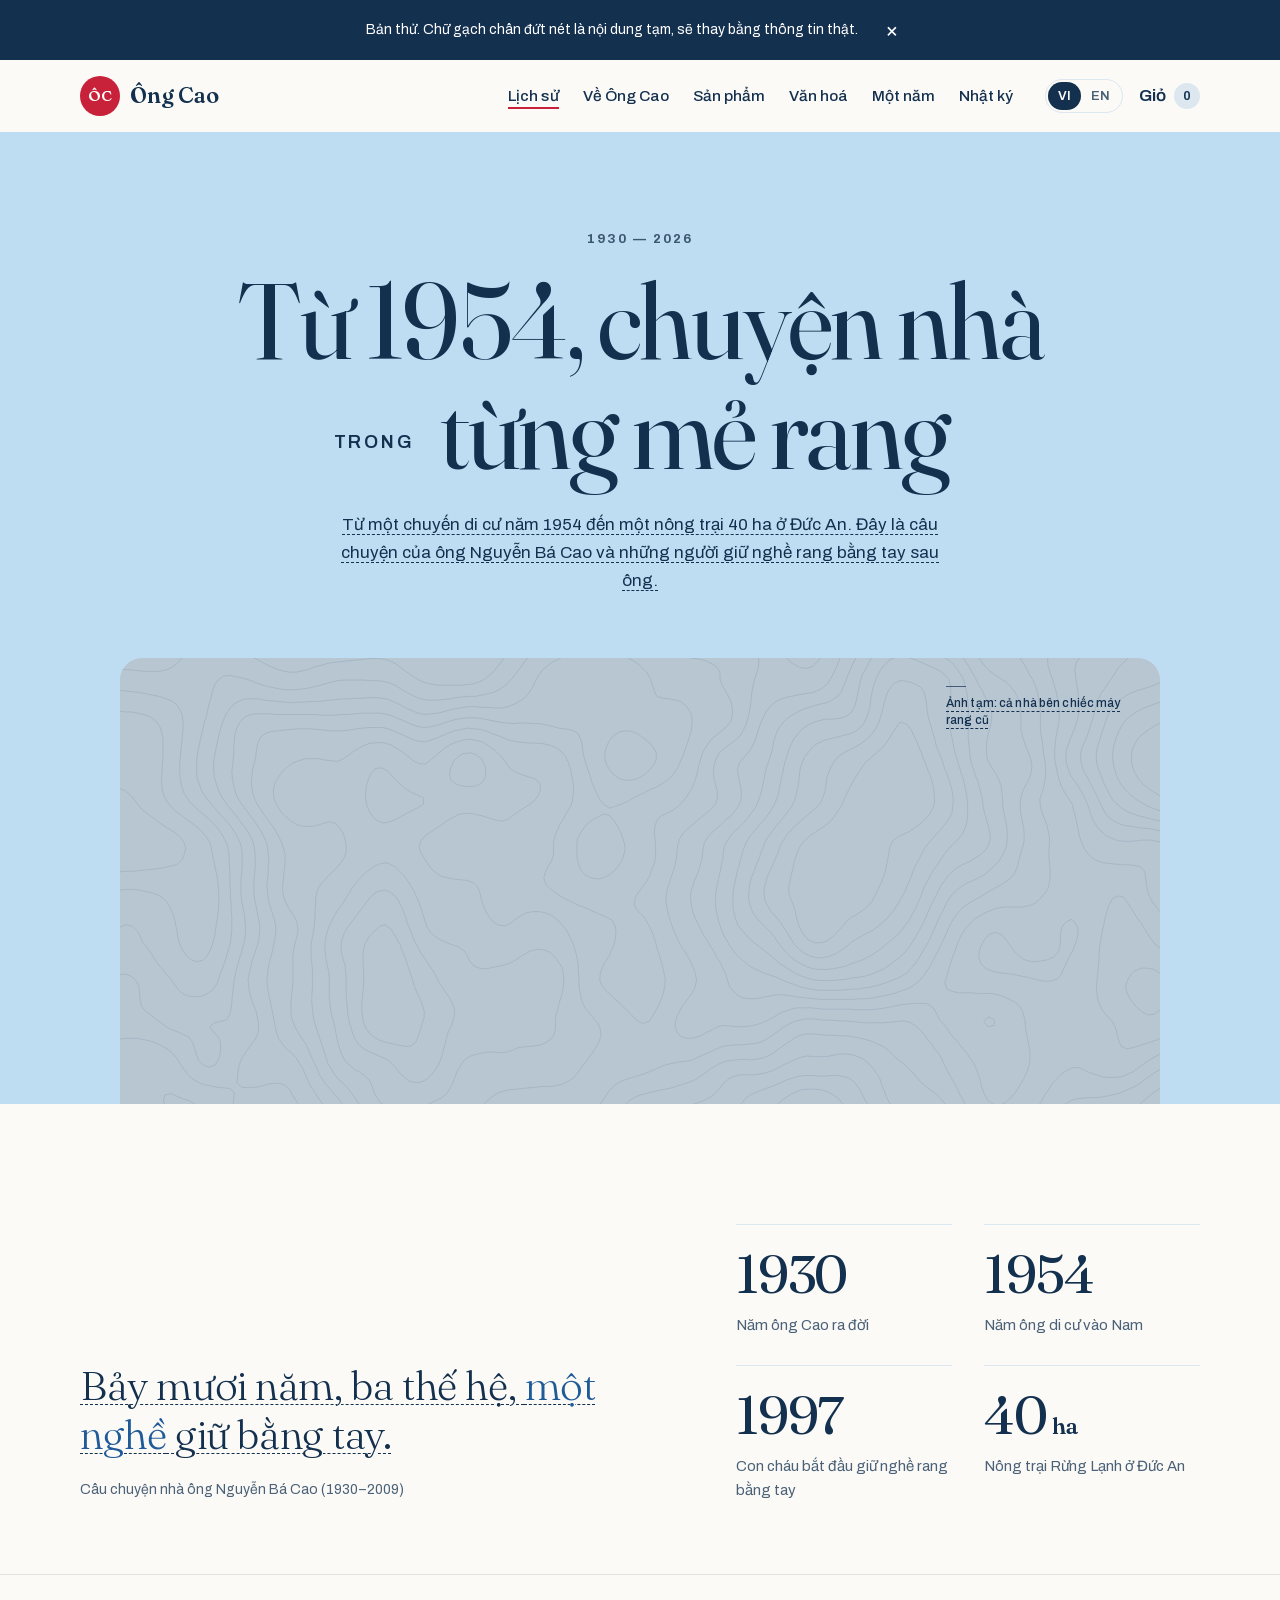
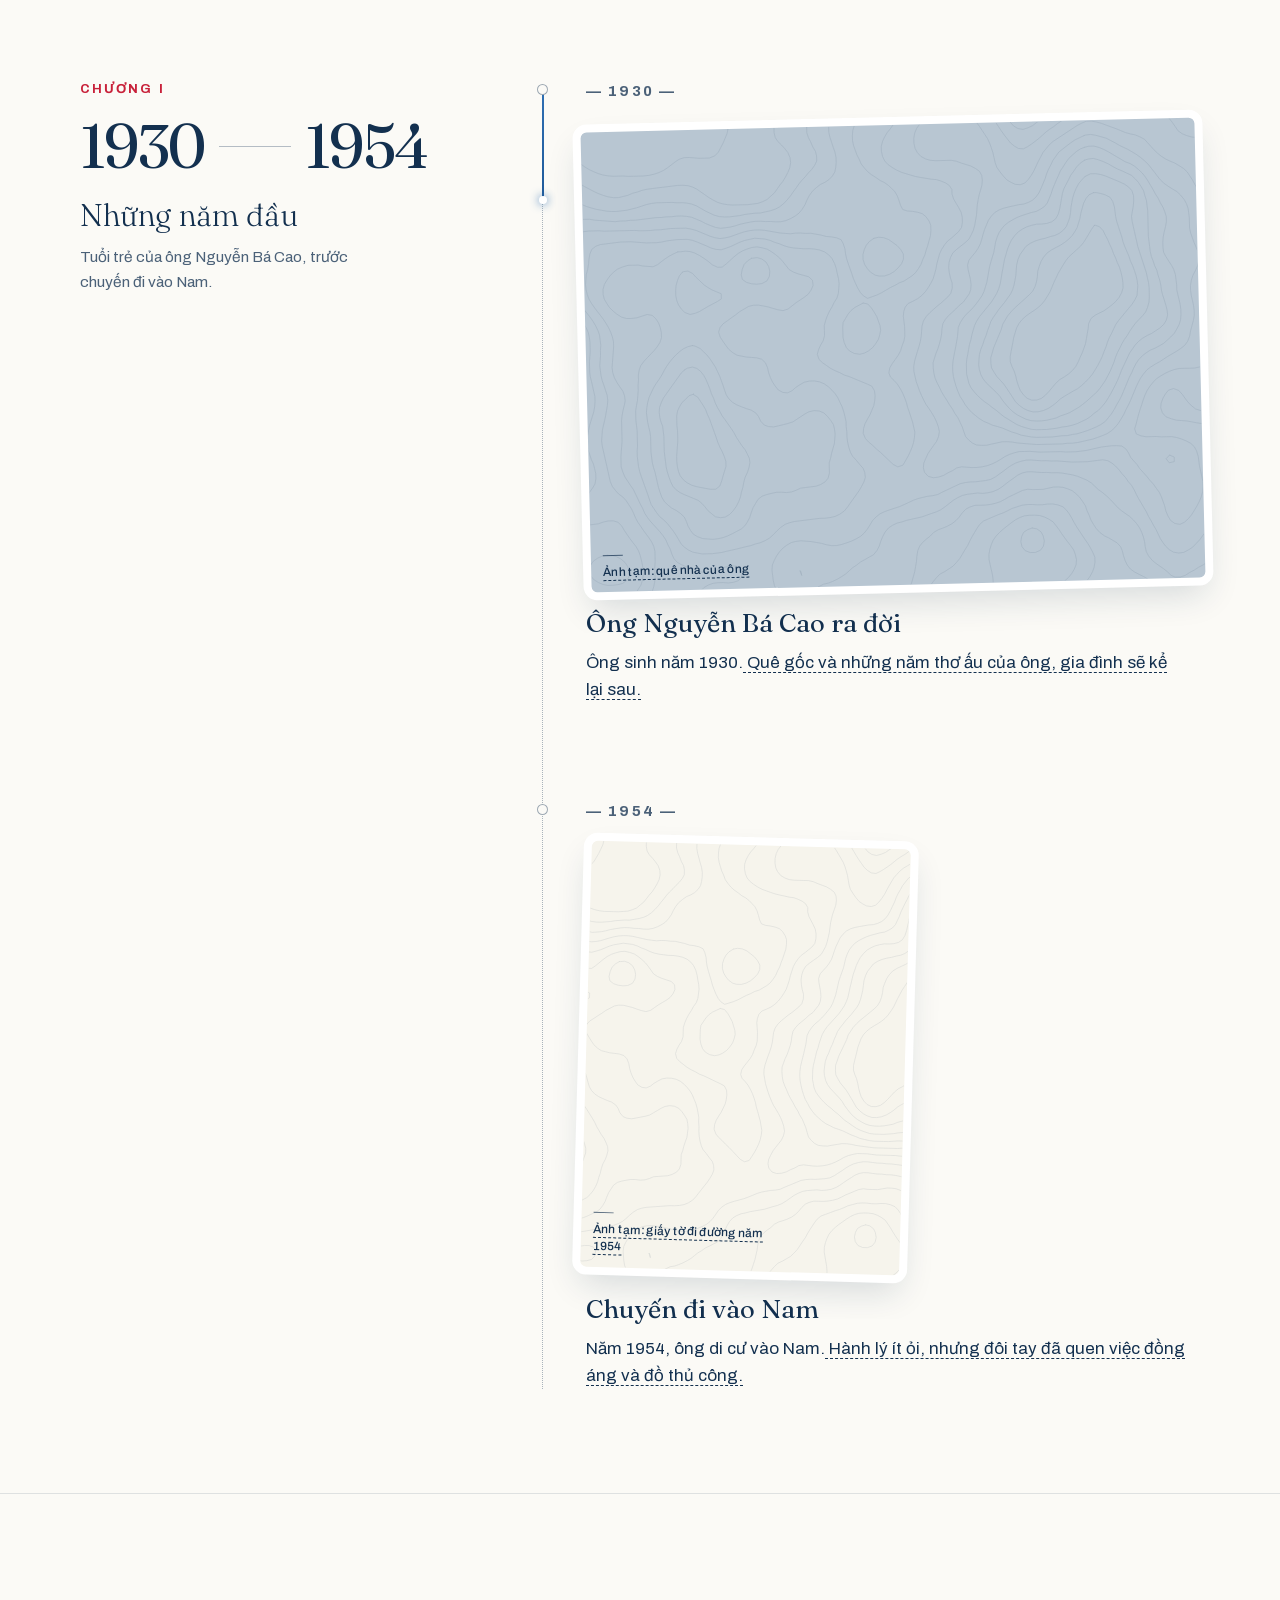
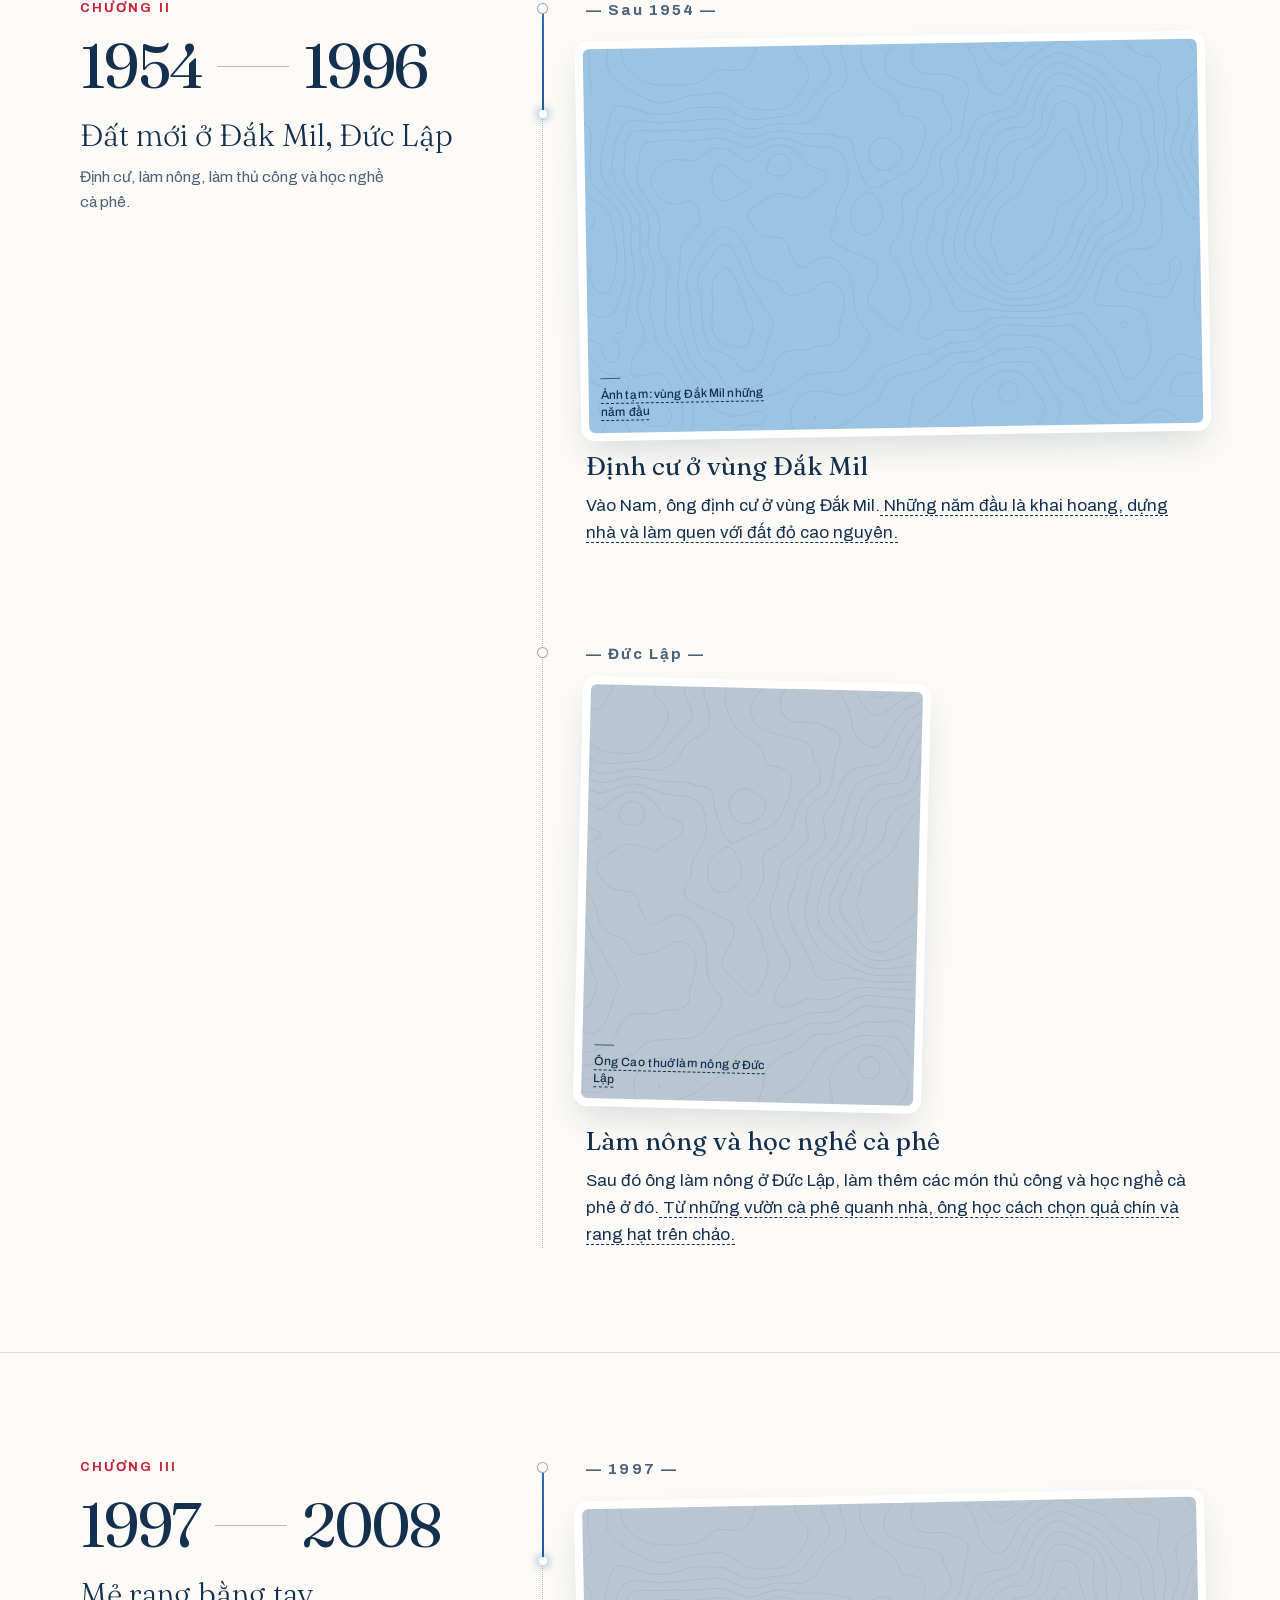
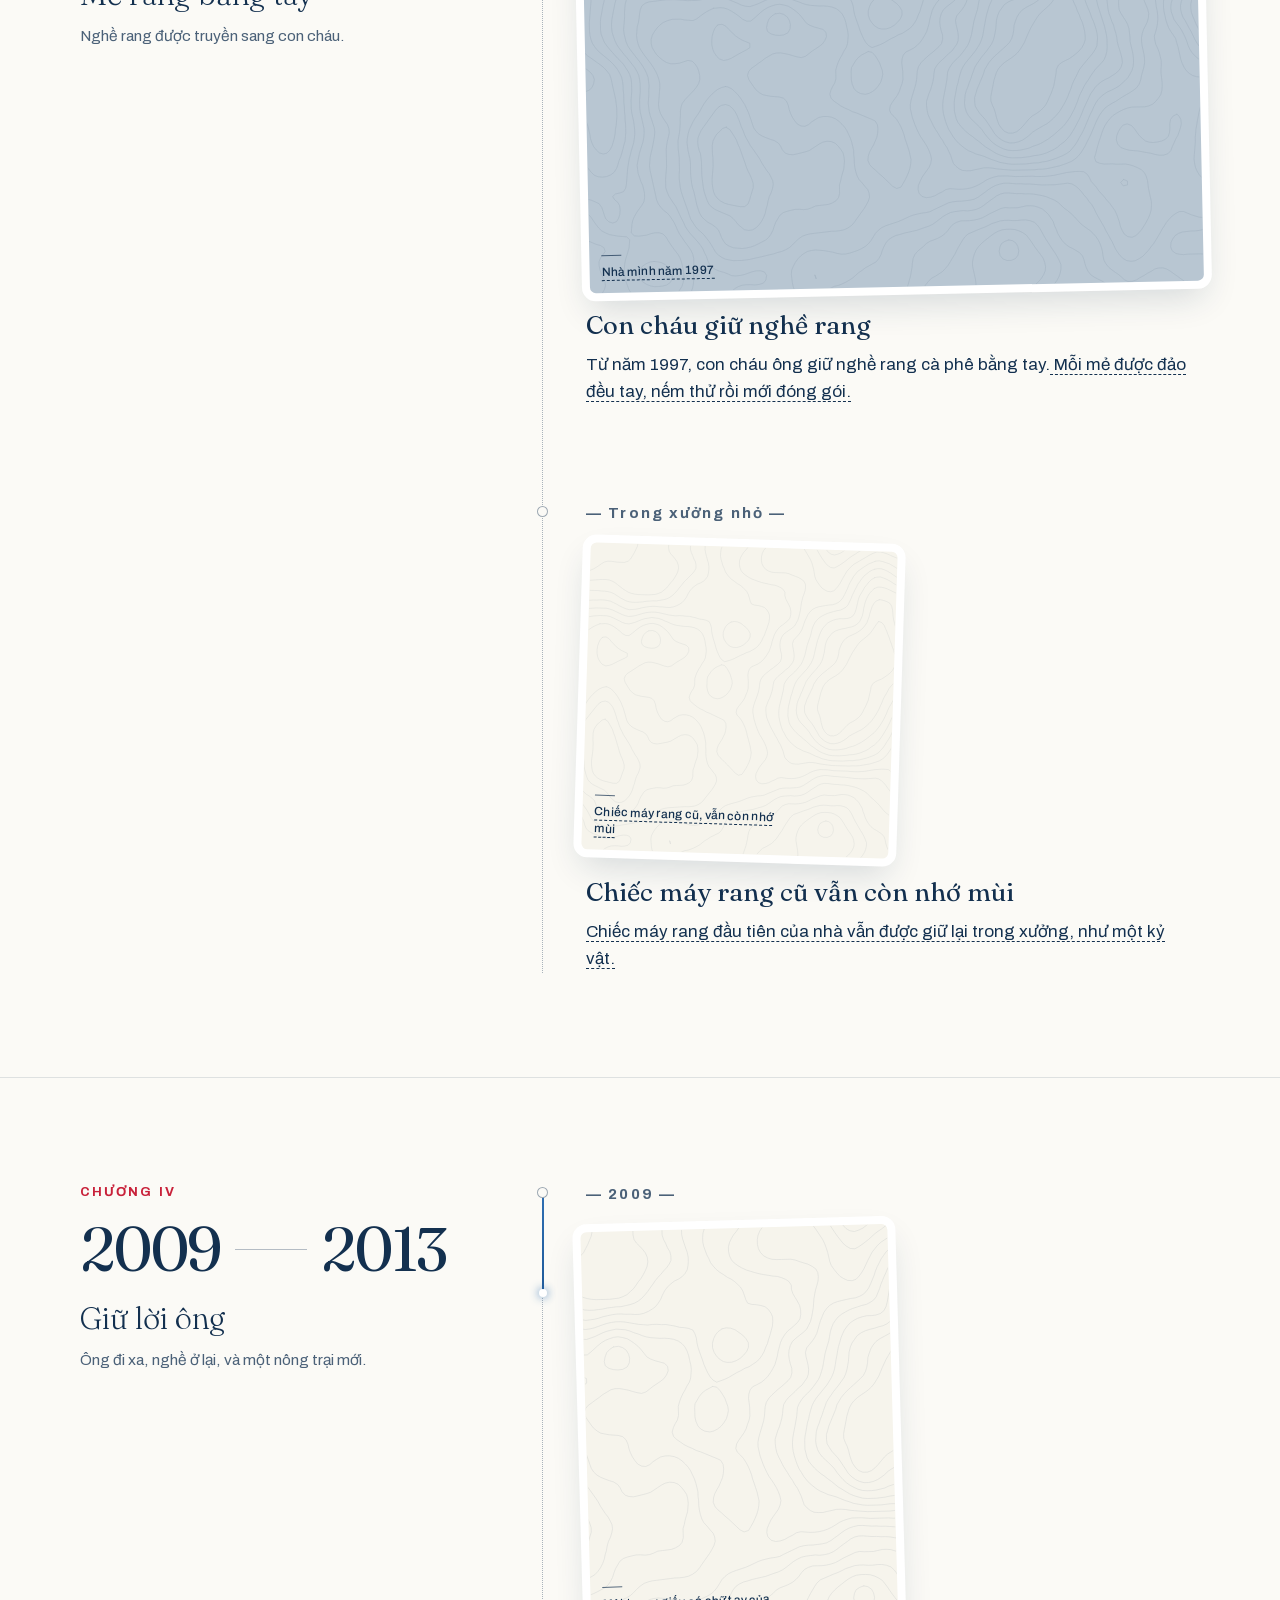
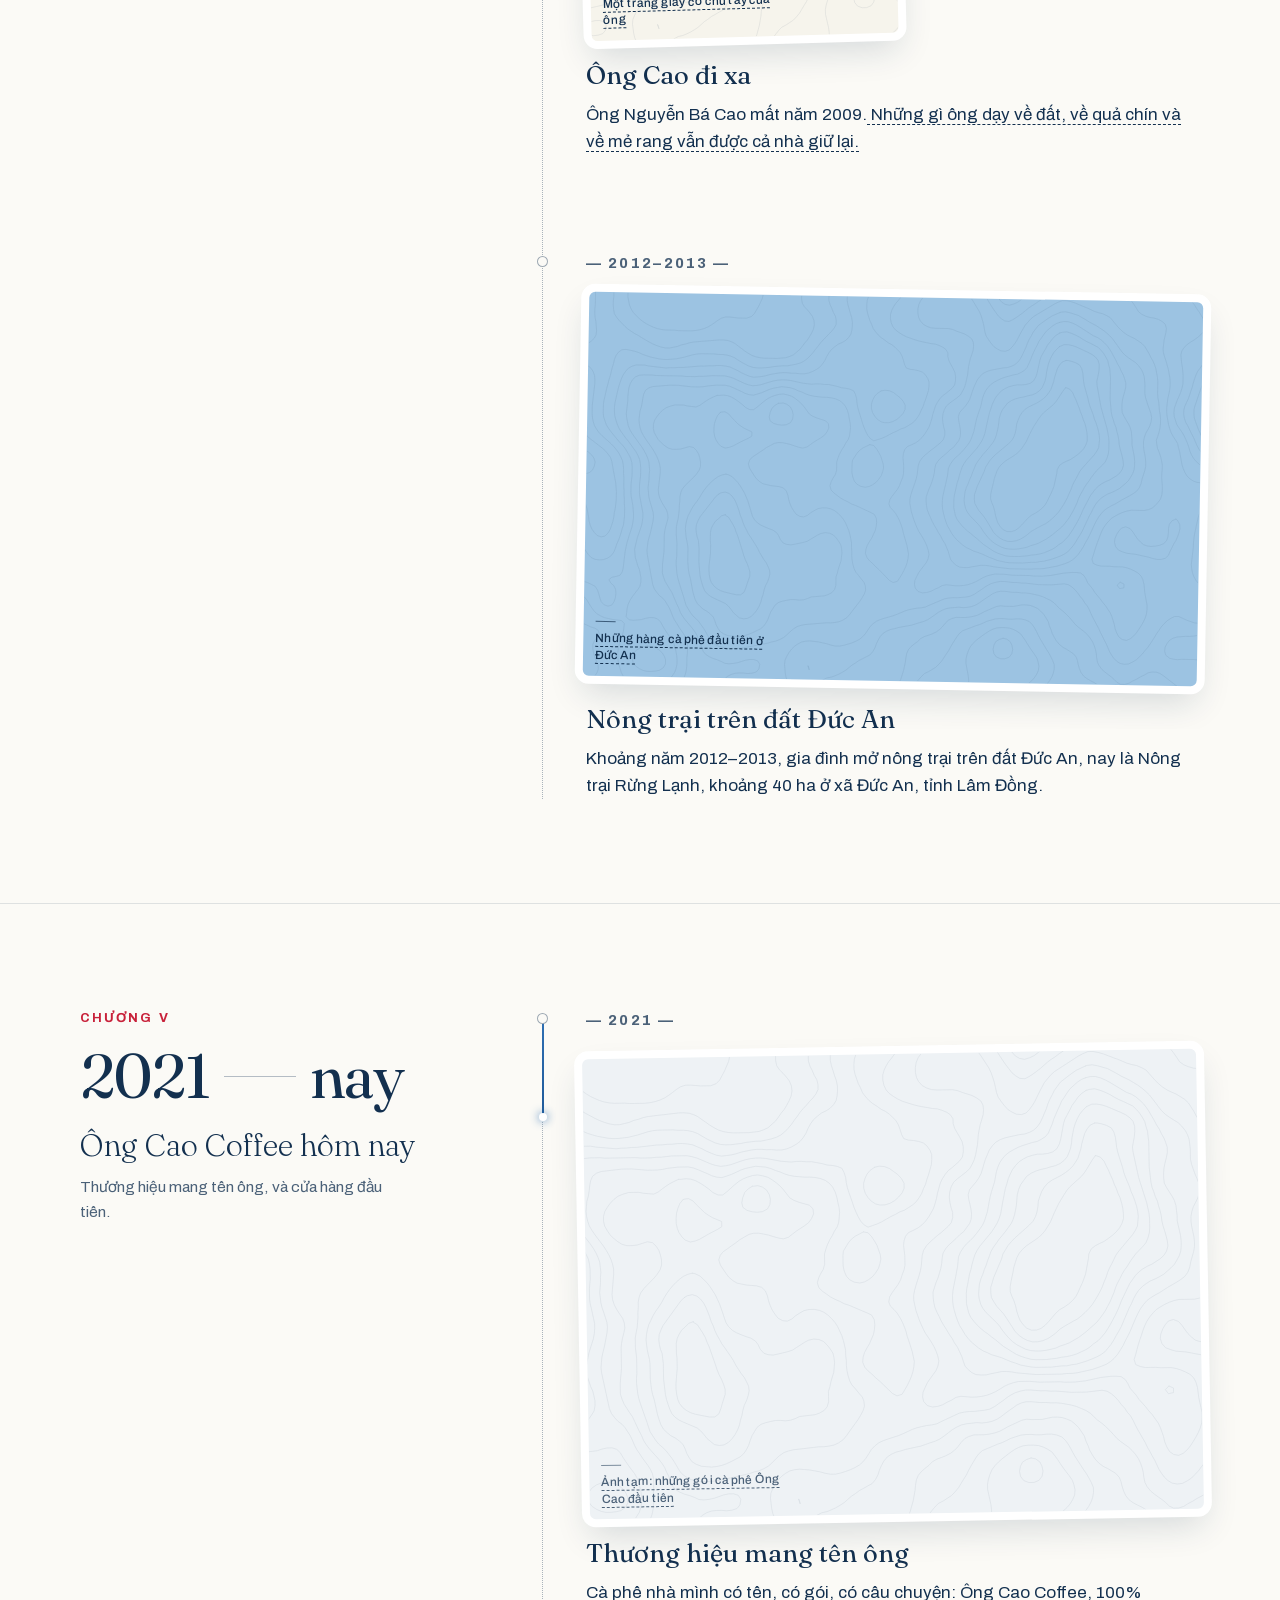
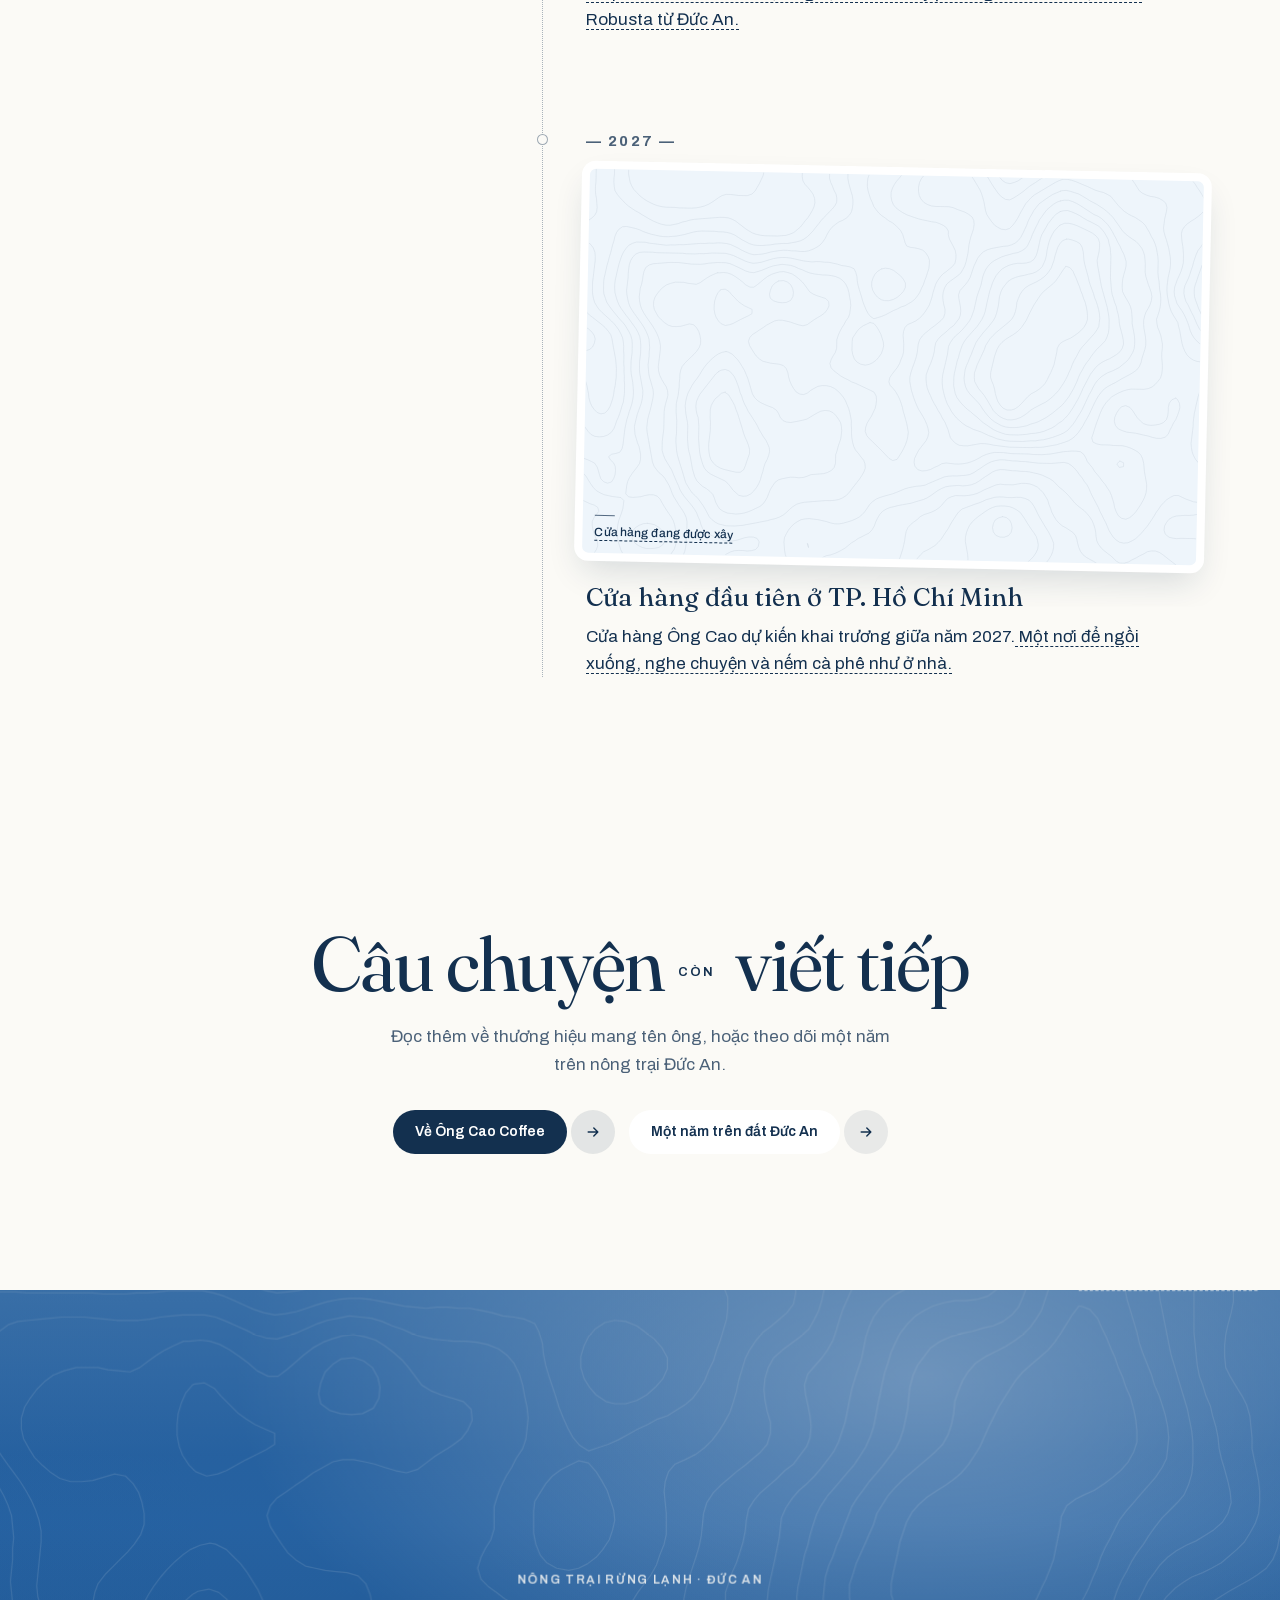
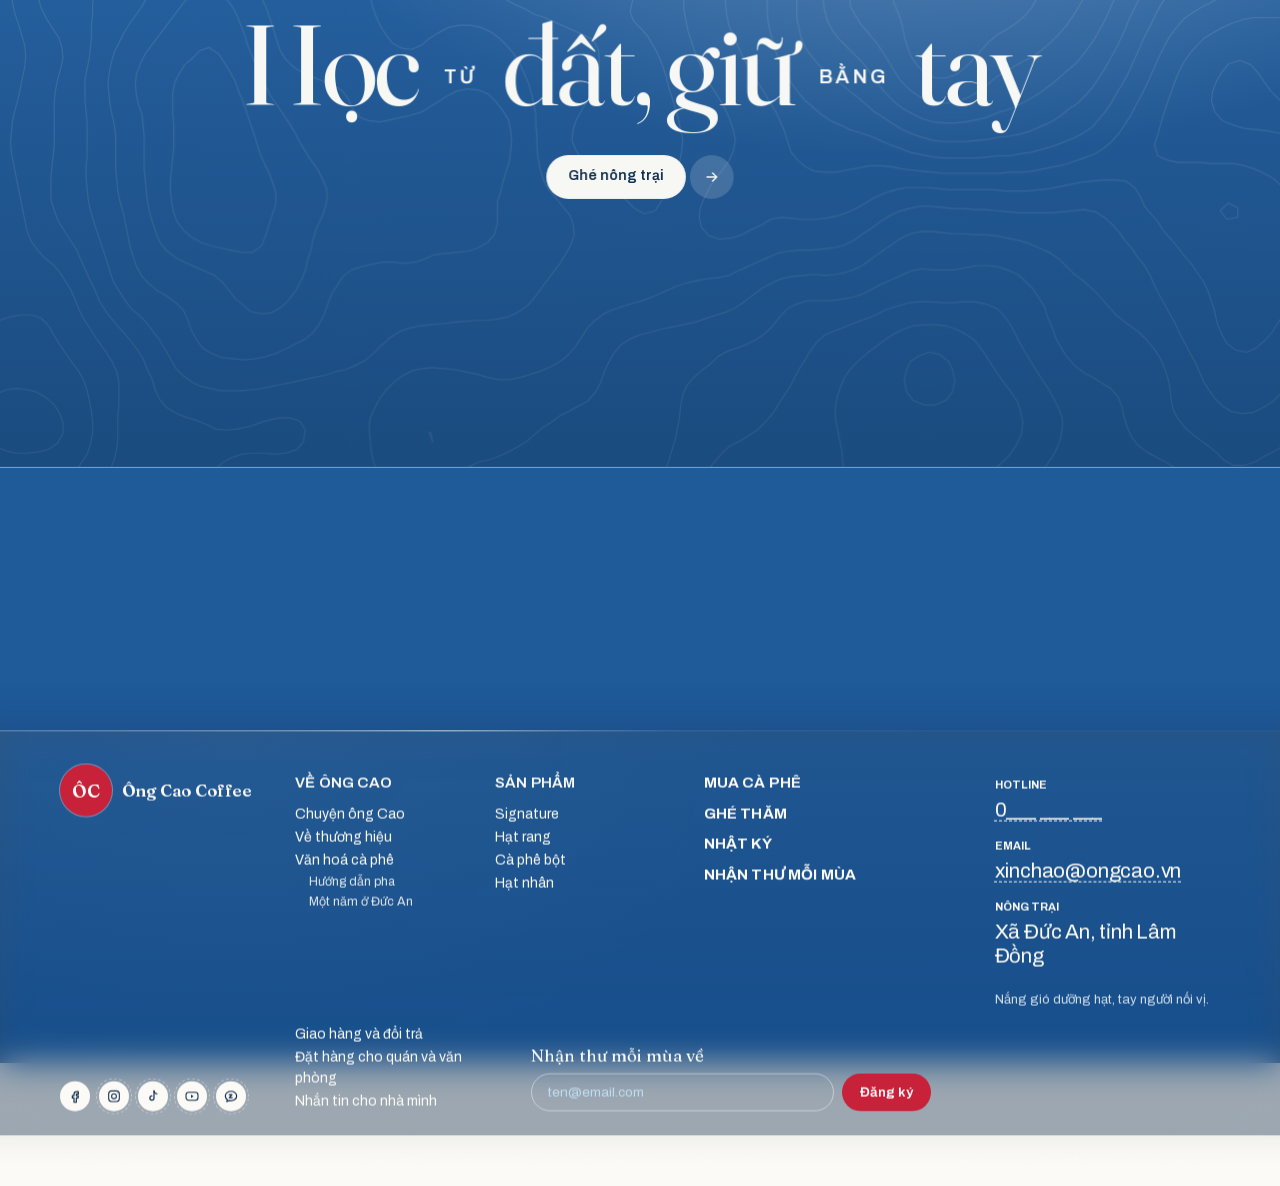
<file: lich-su.html>
<!doctype html>
<html lang="vi">
<head>
<meta charset="utf-8">
<meta name="viewport" content="width=device-width, initial-scale=1">
<!-- Bản thử: chặn Google lập chỉ mục. Xoá dòng dưới khi ra mắt chính thức. -->
<meta name="robots" content="noindex, nofollow">
<title>Lịch sử | Ông Cao Coffee</title>
<meta name="description" content="Từ 1954, chuyện nhà trong từng mẻ rang: câu chuyện của ông Nguyễn Bá Cao và nghề rang cà phê bằng tay của gia đình.">
<link rel="canonical" href="https://khaipn2712.github.io/ong-cao-coffee/lich-su.html">
<link rel="icon" href="assets/img/favicon.svg" type="image/svg+xml">
<link rel="apple-touch-icon" href="assets/img/apple-touch-icon.png">
<meta name="theme-color" content="#FBFAF6">
<meta property="og:type" content="website">
<meta property="og:site_name" content="Ông Cao Coffee">
<meta property="og:locale" content="vi_VN">
<meta property="og:locale:alternate" content="en_US">
<meta property="og:title" content="Lịch sử | Ông Cao Coffee">
<meta property="og:description" content="Từ 1954, chuyện nhà trong từng mẻ rang: câu chuyện của ông Nguyễn Bá Cao và nghề rang cà phê bằng tay của gia đình.">
<meta property="og:url" content="https://khaipn2712.github.io/ong-cao-coffee/lich-su.html">
<meta property="og:image" content="https://khaipn2712.github.io/ong-cao-coffee/assets/img/og.png">
<meta property="og:image:width" content="1200">
<meta property="og:image:height" content="630">
<meta property="og:image:alt" content="Ông Cao Coffee, cà phê Robusta rang tay từ 1997 ở Đức An">
<meta name="twitter:card" content="summary_large_image">
<link rel="preload" href="assets/fonts/fraunces-latin.woff2" as="font" type="font/woff2" crossorigin>
<link rel="preload" href="assets/fonts/fraunces-vietnamese.woff2" as="font" type="font/woff2" crossorigin>
<link rel="preload" href="assets/fonts/archivo-latin.woff2" as="font" type="font/woff2" crossorigin>
<link rel="preload" href="assets/fonts/archivo-vietnamese.woff2" as="font" type="font/woff2" crossorigin>
<link rel="stylesheet" href="assets/styles.css?v=100">
<link rel="stylesheet" href="assets/pages.css?v=100">
<script>
  document.documentElement.classList.add('js');
  try { var l = localStorage.getItem('ongcao-lang'); if (l === 'en' || l === 'vi') document.documentElement.lang = l; } catch (e) {}
  try { if (sessionStorage.getItem('oc-draft-closed')) document.documentElement.classList.add('no-draft'); } catch (e) {}
  // Chuyển trang: bỏ qua hiệu ứng khi tab đang ẩn để trang không bị kẹt ở màn che
  addEventListener('pagereveal', function (e) { if (e.viewTransition && document.visibilityState === 'hidden') e.viewTransition.skipTransition(); });
  addEventListener('pageswap', function (e) { if (e.viewTransition && document.visibilityState === 'hidden') e.viewTransition.skipTransition(); });
</script>
</head>
<body class="page" data-page="lich-su">

<a class="skip" href="#main"><span lang="vi">Bỏ qua tới nội dung</span><span lang="en">Skip to content</span></a>

<div class="draft-note" id="draftNote" role="note">
  <p>
    <span lang="vi">Bản thử. Chữ gạch chân đứt nét là nội dung tạm, sẽ thay bằng thông tin thật.</span>
    <span lang="en">Draft. Dashed-underline text is placeholder content, to be replaced with real details.</span>
  </p>
  <button type="button" class="draft-note__close" id="draftClose" aria-label="Đóng ghi chú">×</button>
</div>

<!-- 0. Header -->
<header class="site-header" id="header">
  <div class="wrap header__inner">
    <a href="index.html" class="logo" aria-label="Ông Cao Coffee">
      <span class="logo__mark" aria-hidden="true">ÔC</span>
      <span class="logo__word">Ông Cao</span>
    </a>
    <nav class="nav" id="nav" aria-label="Chính">
      <a href="lich-su.html" data-page="lich-su"><span lang="vi">Lịch sử</span><span lang="en">History</span></a>
      <a href="ve-ong-cao.html" data-page="ve-ong-cao"><span lang="vi">Về Ông Cao</span><span lang="en">About</span></a>
      <a href="san-pham.html" data-page="san-pham"><span lang="vi">Sản phẩm</span><span lang="en">Products</span></a>
      <a href="van-hoa.html" data-page="van-hoa"><span lang="vi">Văn hoá</span><span lang="en">Culture</span></a>
      <a href="mot-nam.html" data-page="mot-nam"><span lang="vi">Một năm</span><span lang="en">The year</span></a>
      <a href="nhat-ky.html" data-page="nhat-ky"><span lang="vi">Nhật ký</span><span lang="en">Journal</span></a>
    </nav>
    <div class="header__tools">
      <div class="lang" role="group" aria-label="Ngôn ngữ / Language">
        <button type="button" data-set-lang="vi" aria-pressed="true">VI</button>
        <button type="button" data-set-lang="en" aria-pressed="false">EN</button>
      </div>
      <a href="san-pham.html" class="cart" id="cart" aria-live="polite">
        <span lang="vi">Giỏ</span><span lang="en">Cart</span>
        <span class="cart__count" id="cartCount">0</span>
      </a>
      <button type="button" class="menu-btn" id="menuBtn" aria-expanded="false" aria-controls="nav">
        <span lang="vi">Menu</span><span lang="en">Menu</span>
      </button>
    </div>
  </div>
</header>

<main id="main">

<section class="phero phero--history" data-reveal data-light>
  <div class="wrap phero__inner">
    <p class="kicker">1930 — 2026</p>
    <h1 class="bigt "><span lang="vi"><span class="bw">Từ 1954,</span> <span class="bw">chuyện nhà</span> <span class="bw"><span class="bigt__s">trong</span> từng mẻ rang</span></span><span lang="en"><span class="bw">Since 1954,</span> <span class="bw">a family story</span> <span class="bw"><span class="bigt__s">in</span> every roast</span></span></h1>
    <p class="phero__lead tam"><span lang="vi">Từ một chuyến di cư năm 1954 đến một nông trại 40 ha ở Đức An. Đây là câu chuyện của ông Nguyễn Bá Cao và những người giữ nghề rang bằng tay sau ông.</span><span lang="en">From a migration in 1954 to a 40 ha farm in Đức An. This is the story of Nguyễn Bá Cao and those who kept roasting by hand after him.</span></p>
  </div>
  <div class="wrap">
    <figure class="hist-cover rv-img"><div class="ph ph--sepia"><span class="ph__label tam"><span lang="vi">Ảnh tạm: cả nhà bên chiếc máy rang cũ</span><span lang="en">Placeholder: the family beside the old roaster</span></span></div></figure>
  </div>
</section>

<section class="hist-intro">
  <div class="wrap hist-intro__grid">
    <div data-rv>
      <p class="hist-intro__quote tam"><span lang="vi">Bảy mươi năm, ba thế hệ, <em>một nghề</em> giữ bằng tay.</span><span lang="en">Seventy years, three generations, <em>one craft</em> kept by hand.</span></p>
      <p class="hist-intro__by"><span lang="vi">Câu chuyện nhà ông Nguyễn Bá Cao (1930–2009)</span><span lang="en">The family story of Nguyễn Bá Cao (1930–2009)</span></p>
    </div>
    <div class="hist-facts" data-rv style="--d: 2">
      <div class="fact"><p class="fact__num"><span data-count="1930" data-from="1900">1930</span></p><p class="fact__label"><span lang="vi">Năm ông Cao ra đời</span><span lang="en">The year Mr. Cao was born</span></p></div>
      <div class="fact"><p class="fact__num"><span data-count="1954" data-from="1930">1954</span></p><p class="fact__label"><span lang="vi">Năm ông di cư vào Nam</span><span lang="en">The year he moved South</span></p></div>
      <div class="fact"><p class="fact__num"><span data-count="1997" data-from="1960">1997</span></p><p class="fact__label"><span lang="vi">Con cháu bắt đầu giữ nghề rang bằng tay</span><span lang="en">His children begin roasting by hand</span></p></div>
      <div class="fact"><p class="fact__num"><span data-count="40">40</span><span class="fact__unit">ha</span></p><p class="fact__label"><span lang="vi">Nông trại Rừng Lạnh ở Đức An</span><span lang="en">Rừng Lạnh Farm in Đức An</span></p></div>
    </div>
  </div>
</section>

<div class="chapters" id="chapters">
  <section class="chapter" id="chuong-1" data-toc="&lt;span lang=&quot;vi&quot;&gt;Chương I · Những năm đầu&lt;/span&gt;&lt;span lang=&quot;en&quot;&gt;Chapter I · The early years&lt;/span&gt;" aria-labelledby="chuong-1-t">
    <div class="wrap chapter__grid">
      <header class="chapter__head" data-rv>
        <p class="chapter__no"><span lang="vi">Chương I</span><span lang="en">Chapter I</span></p>
        <p class="chapter__range"><span>1930</span><i></i><span>1954</span></p>
        <h2 class="chapter__title" id="chuong-1-t"><span lang="vi">Những năm đầu</span><span lang="en">The early years</span></h2>
        <p class="chapter__sum"><span lang="vi">Tuổi trẻ của ông Nguyễn Bá Cao, trước chuyến đi vào Nam.</span><span lang="en">Nguyễn Bá Cao's early years, before the journey South.</span></p>
      </header>
      <div class="chapter__body">
        <span class="chapter__line" aria-hidden="true"></span>
          <article class="entry" data-rv>
            <p class="entry__year">— 1930 —</p>
            <figure class="entry__img rv-img" style="--mw: 100%"><div class="ph ph--sepia print-frame" style="--ar: 4 / 3; --r: -1.4deg"><span class="ph__label tam"><span lang="vi">Ảnh tạm: quê nhà của ông</span><span lang="en">Placeholder: his home village</span></span></div></figure>
            <h3 class="entry__title"><span lang="vi">Ông Nguyễn Bá Cao ra đời</span><span lang="en">Nguyễn Bá Cao is born</span></h3>
            <p class="entry__text"><span lang="vi">Ông sinh năm 1930.</span><span lang="en">He was born in 1930.</span><span class="tam"><span lang="vi"> Quê gốc và những năm thơ ấu của ông, gia đình sẽ kể lại sau.</span><span lang="en"> The family will tell more about his hometown and childhood later.</span></span></p>
          </article>
          <article class="entry" data-rv>
            <p class="entry__year">— 1954 —</p>
            <figure class="entry__img rv-img" style="--mw: 52%"><div class="ph ph--paper print-frame" style="--ar: 3 / 4; --r: 1.6deg"><span class="ph__label tam"><span lang="vi">Ảnh tạm: giấy tờ đi đường năm 1954</span><span lang="en">Placeholder: travel papers from 1954</span></span></div></figure>
            <h3 class="entry__title"><span lang="vi">Chuyến đi vào Nam</span><span lang="en">The journey South</span></h3>
            <p class="entry__text"><span lang="vi">Năm 1954, ông di cư vào Nam.</span><span lang="en">In 1954 he migrated South.</span><span class="tam"><span lang="vi"> Hành lý ít ỏi, nhưng đôi tay đã quen việc đồng áng và đồ thủ công.</span><span lang="en"> He carried little, but his hands already knew the fields and the crafts.</span></span></p>
          </article>
      </div>
    </div>
  </section>
  <section class="chapter" id="chuong-2" data-toc="&lt;span lang=&quot;vi&quot;&gt;Chương II · Đất mới ở Đắk Mil, Đức Lập&lt;/span&gt;&lt;span lang=&quot;en&quot;&gt;Chapter II · New land at Đắk Mil and Đức Lập&lt;/span&gt;" aria-labelledby="chuong-2-t">
    <div class="wrap chapter__grid">
      <header class="chapter__head" data-rv>
        <p class="chapter__no"><span lang="vi">Chương II</span><span lang="en">Chapter II</span></p>
        <p class="chapter__range"><span>1954</span><i></i><span>1996</span></p>
        <h2 class="chapter__title" id="chuong-2-t"><span lang="vi">Đất mới ở Đắk Mil, Đức Lập</span><span lang="en">New land at Đắk Mil and Đức Lập</span></h2>
        <p class="chapter__sum"><span lang="vi">Định cư, làm nông, làm thủ công và học nghề cà phê.</span><span lang="en">Settling, farming, crafting and learning coffee.</span></p>
      </header>
      <div class="chapter__body">
        <span class="chapter__line" aria-hidden="true"></span>
          <article class="entry" data-rv>
            <p class="entry__year">— <span lang="vi">Sau 1954</span><span lang="en">After 1954</span> —</p>
            <figure class="entry__img rv-img" style="--mw: 100%"><div class="ph ph--leaf print-frame" style="--ar: 16 / 10; --r: -1deg"><span class="ph__label tam"><span lang="vi">Ảnh tạm: vùng Đắk Mil những năm đầu</span><span lang="en">Placeholder: early years in Đắk Mil</span></span></div></figure>
            <h3 class="entry__title"><span lang="vi">Định cư ở vùng Đắk Mil</span><span lang="en">Settling in the Đắk Mil area</span></h3>
            <p class="entry__text"><span lang="vi">Vào Nam, ông định cư ở vùng Đắk Mil.</span><span lang="en">In the South he settled in the Đắk Mil area.</span><span class="tam"><span lang="vi"> Những năm đầu là khai hoang, dựng nhà và làm quen với đất đỏ cao nguyên.</span><span lang="en"> The first years meant clearing land, building a home and getting to know the red highland soil.</span></span></p>
          </article>
          <article class="entry" data-rv>
            <p class="entry__year">— <span lang="vi">Đức Lập</span><span lang="en">Đức Lập</span> —</p>
            <figure class="entry__img rv-img" style="--mw: 54%"><div class="ph ph--sepia print-frame" style="--ar: 4 / 5; --r: 1.4deg"><span class="ph__label tam"><span lang="vi">Ông Cao thuở làm nông ở Đức Lập</span><span lang="en">Mr. Cao in his years at Đức Lập</span></span></div></figure>
            <h3 class="entry__title"><span lang="vi">Làm nông và học nghề cà phê</span><span lang="en">Farming and learning coffee</span></h3>
            <p class="entry__text"><span lang="vi">Sau đó ông làm nông ở Đức Lập, làm thêm các món thủ công và học nghề cà phê ở đó.</span><span lang="en">He later worked the land at Đức Lập, made handcrafted goods and learned the coffee trade there.</span><span class="tam"><span lang="vi"> Từ những vườn cà phê quanh nhà, ông học cách chọn quả chín và rang hạt trên chảo.</span><span lang="en"> From the orchards around him he learned to pick ripe cherries and roast beans in a pan.</span></span></p>
          </article>
      </div>
    </div>
  </section>
  <section class="chapter" id="chuong-3" data-toc="&lt;span lang=&quot;vi&quot;&gt;Chương III · Mẻ rang bằng tay&lt;/span&gt;&lt;span lang=&quot;en&quot;&gt;Chapter III · Roasting by hand&lt;/span&gt;" aria-labelledby="chuong-3-t">
    <div class="wrap chapter__grid">
      <header class="chapter__head" data-rv>
        <p class="chapter__no"><span lang="vi">Chương III</span><span lang="en">Chapter III</span></p>
        <p class="chapter__range"><span>1997</span><i></i><span>2008</span></p>
        <h2 class="chapter__title" id="chuong-3-t"><span lang="vi">Mẻ rang bằng tay</span><span lang="en">Roasting by hand</span></h2>
        <p class="chapter__sum"><span lang="vi">Nghề rang được truyền sang con cháu.</span><span lang="en">The roasting craft passes to the next generation.</span></p>
      </header>
      <div class="chapter__body">
        <span class="chapter__line" aria-hidden="true"></span>
          <article class="entry" data-rv>
            <p class="entry__year">— 1997 —</p>
            <figure class="entry__img rv-img" style="--mw: 100%"><div class="ph ph--sepia print-frame" style="--ar: 16 / 10; --r: -1.2deg"><span class="ph__label tam"><span lang="vi">Nhà mình năm 1997</span><span lang="en">The family in 1997</span></span></div></figure>
            <h3 class="entry__title"><span lang="vi">Con cháu giữ nghề rang</span><span lang="en">The children keep roasting</span></h3>
            <p class="entry__text"><span lang="vi">Từ năm 1997, con cháu ông giữ nghề rang cà phê bằng tay.</span><span lang="en">Since 1997 his children have roasted coffee by hand.</span><span class="tam"><span lang="vi"> Mỗi mẻ được đảo đều tay, nếm thử rồi mới đóng gói.</span><span lang="en"> Every batch is turned by hand and tasted before it is packed.</span></span></p>
          </article>
          <article class="entry" data-rv>
            <p class="entry__year">— <span lang="vi">Trong xưởng nhỏ</span><span lang="en">In the little roastery</span> —</p>
            <figure class="entry__img rv-img" style="--mw: 50%"><div class="ph ph--paper print-frame" style="--ar: 1 / 1; --r: 1.8deg"><span class="ph__label tam"><span lang="vi">Chiếc máy rang cũ, vẫn còn nhớ mùi</span><span lang="en">The old roaster that still remembers the smell</span></span></div></figure>
            <h3 class="entry__title"><span lang="vi">Chiếc máy rang cũ vẫn còn nhớ mùi</span><span lang="en">The old roaster still remembers the smell</span></h3>
            <p class="entry__text"><span class="tam"><span lang="vi">Chiếc máy rang đầu tiên của nhà vẫn được giữ lại trong xưởng, như một kỷ vật.</span><span lang="en">The family's first roaster is still kept in the roastery, as a keepsake.</span></span></p>
          </article>
      </div>
    </div>
  </section>
  <section class="chapter" id="chuong-4" data-toc="&lt;span lang=&quot;vi&quot;&gt;Chương IV · Giữ lời ông&lt;/span&gt;&lt;span lang=&quot;en&quot;&gt;Chapter IV · Keeping his word&lt;/span&gt;" aria-labelledby="chuong-4-t">
    <div class="wrap chapter__grid">
      <header class="chapter__head" data-rv>
        <p class="chapter__no"><span lang="vi">Chương IV</span><span lang="en">Chapter IV</span></p>
        <p class="chapter__range"><span>2009</span><i></i><span>2013</span></p>
        <h2 class="chapter__title" id="chuong-4-t"><span lang="vi">Giữ lời ông</span><span lang="en">Keeping his word</span></h2>
        <p class="chapter__sum"><span lang="vi">Ông đi xa, nghề ở lại, và một nông trại mới.</span><span lang="en">He passes on, the craft stays, and a new farm begins.</span></p>
      </header>
      <div class="chapter__body">
        <span class="chapter__line" aria-hidden="true"></span>
          <article class="entry" data-rv>
            <p class="entry__year">— 2009 —</p>
            <figure class="entry__img rv-img" style="--mw: 50%"><div class="ph ph--paper print-frame" style="--ar: 3 / 4; --r: -1.6deg"><span class="ph__label tam"><span lang="vi">Một trang giấy có chữ tay của ông</span><span lang="en">A page in his own handwriting</span></span></div></figure>
            <h3 class="entry__title"><span lang="vi">Ông Cao đi xa</span><span lang="en">Mr. Cao passes away</span></h3>
            <p class="entry__text"><span lang="vi">Ông Nguyễn Bá Cao mất năm 2009.</span><span lang="en">Nguyễn Bá Cao passed away in 2009.</span><span class="tam"><span lang="vi"> Những gì ông dạy về đất, về quả chín và về mẻ rang vẫn được cả nhà giữ lại.</span><span lang="en"> What he taught about the soil, ripe cherries and the roast is still kept by the whole family.</span></span></p>
          </article>
          <article class="entry" data-rv>
            <p class="entry__year">— 2012–2013 —</p>
            <figure class="entry__img rv-img" style="--mw: 100%"><div class="ph ph--leaf print-frame" style="--ar: 16 / 10; --r: 1deg"><span class="ph__label tam"><span lang="vi">Những hàng cà phê đầu tiên ở Đức An</span><span lang="en">The first coffee rows at Đức An</span></span></div></figure>
            <h3 class="entry__title"><span lang="vi">Nông trại trên đất Đức An</span><span lang="en">A farm on the land of Đức An</span></h3>
            <p class="entry__text"><span lang="vi">Khoảng năm 2012–2013, gia đình mở nông trại trên đất Đức An, nay là Nông trại Rừng Lạnh, khoảng 40 ha ở xã Đức An, tỉnh Lâm Đồng.</span><span lang="en">Around 2012–2013 the family opened a farm on the land of Đức An, today Rừng Lạnh Farm, about 40 ha in Đức An Commune, Lâm Đồng.</span></p>
          </article>
      </div>
    </div>
  </section>
  <section class="chapter" id="chuong-5" data-toc="&lt;span lang=&quot;vi&quot;&gt;Chương V · Ông Cao Coffee hôm nay&lt;/span&gt;&lt;span lang=&quot;en&quot;&gt;Chapter V · Ông Cao Coffee today&lt;/span&gt;" aria-labelledby="chuong-5-t">
    <div class="wrap chapter__grid">
      <header class="chapter__head" data-rv>
        <p class="chapter__no"><span lang="vi">Chương V</span><span lang="en">Chapter V</span></p>
        <p class="chapter__range"><span>2021</span><i></i><span><span lang="vi">nay</span><span lang="en">today</span></span></p>
        <h2 class="chapter__title" id="chuong-5-t"><span lang="vi">Ông Cao Coffee hôm nay</span><span lang="en">Ông Cao Coffee today</span></h2>
        <p class="chapter__sum"><span lang="vi">Thương hiệu mang tên ông, và cửa hàng đầu tiên.</span><span lang="en">A brand in his name, and the first shop.</span></p>
      </header>
      <div class="chapter__body">
        <span class="chapter__line" aria-hidden="true"></span>
          <article class="entry" data-rv>
            <p class="entry__year">— 2021 —</p>
            <figure class="entry__img rv-img" style="--mw: 100%"><div class="ph ph--card print-frame" style="--ar: 4 / 3; --r: -1deg"><span class="ph__label tam"><span lang="vi">Ảnh tạm: những gói cà phê Ông Cao đầu tiên</span><span lang="en">Placeholder: the first Ông Cao coffee bags</span></span></div></figure>
            <h3 class="entry__title"><span lang="vi">Thương hiệu mang tên ông</span><span lang="en">A brand in his name</span></h3>
            <p class="entry__text"><span class="tam"><span lang="vi">Cà phê nhà mình có tên, có gói, có câu chuyện: Ông Cao Coffee, 100% Robusta từ Đức An.</span><span lang="en">Our coffee gets a name, a bag and a story: Ông Cao Coffee, 100% Robusta from Đức An.</span></span></p>
          </article>
          <article class="entry" data-rv>
            <p class="entry__year">— 2027 —</p>
            <figure class="entry__img rv-img" style="--mw: 100%"><div class="ph ph--warm print-frame" style="--ar: 16 / 10; --r: 1.2deg"><span class="ph__label tam"><span lang="vi">Cửa hàng đang được xây</span><span lang="en">The shop under construction</span></span></div></figure>
            <h3 class="entry__title"><span lang="vi">Cửa hàng đầu tiên ở TP. Hồ Chí Minh</span><span lang="en">The first shop in Ho Chi Minh City</span></h3>
            <p class="entry__text"><span lang="vi">Cửa hàng Ông Cao dự kiến khai trương giữa năm 2027.</span><span lang="en">The Ông Cao shop is expected to open in mid-2027.</span><span class="tam"><span lang="vi"> Một nơi để ngồi xuống, nghe chuyện và nếm cà phê như ở nhà.</span><span lang="en"> A place to sit down, hear the stories and taste coffee as if at home.</span></span></p>
          </article>
      </div>
    </div>
  </section>
</div>

<div data-light>
  <aside class="toc lg" id="toc" aria-label="Mục lục / Contents">
    <nav class="toc__list" id="tocList">
      <a href="#chuong-1"><span>I</span><span><span lang="vi">Những năm đầu</span><span lang="en">The early years</span></span></a><a href="#chuong-2"><span>II</span><span><span lang="vi">Đất mới ở Đắk Mil, Đức Lập</span><span lang="en">New land at Đắk Mil and Đức Lập</span></span></a><a href="#chuong-3"><span>III</span><span><span lang="vi">Mẻ rang bằng tay</span><span lang="en">Roasting by hand</span></span></a><a href="#chuong-4"><span>IV</span><span><span lang="vi">Giữ lời ông</span><span lang="en">Keeping his word</span></span></a><a href="#chuong-5"><span>V</span><span><span lang="vi">Ông Cao Coffee hôm nay</span><span lang="en">Ông Cao Coffee today</span></span></a>
    </nav>
    <button type="button" class="toc__btn" id="tocBtn" aria-expanded="false" aria-controls="tocList">
      <svg class="toc__ring" viewBox="0 0 36 36" aria-hidden="true"><circle class="bg" cx="18" cy="18" r="15"/><circle class="fg" cx="18" cy="18" r="15"/></svg>
      <span class="toc__txt"><small><span lang="vi">Mục lục</span><span lang="en">Contents</span></small><b id="tocCur"><span lang="vi">Chương I · Những năm đầu</span><span lang="en">Chapter I · The early years</span></b></span>
      <svg class="toc__chev" viewBox="0 0 20 20" aria-hidden="true"><path d="M5 12l5-5 5 5"/></svg>
    </button>
  </aside>
</div>

<section class="pcta" data-reveal>
  <div class="wrap">
    <h2 class="bigt "><span lang="vi"><span class="bw">Câu chuyện</span> <span class="bw"><span class="bigt__s">còn</span> viết tiếp</span></span><span lang="en"><span class="bw">The story</span> <span class="bw"><span class="bigt__s">is</span> still going</span></span></h2>
    <p class="pcta__lead"><span lang="vi">Đọc thêm về thương hiệu mang tên ông, hoặc theo dõi một năm trên nông trại Đức An.</span><span lang="en">Read more about the brand in his name, or follow a year on the Đức An farm.</span></p>
    <div class="pcta__btns"><div class="pill-btn pill-btn--ink"><a href="ve-ong-cao.html" class="pill-btn__label"><span lang="vi">Về Ông Cao Coffee</span><span lang="en">About Ông Cao Coffee</span></a><a href="ve-ong-cao.html" class="pill-btn__icon" tabindex="-1" aria-hidden="true"><span class="pill-btn__arrow"><svg viewBox="0 0 20 20"><path d="M4 10h11M11 5l5 5-5 5"/></svg></span><span class="pill-btn__arrow pill-btn__arrow--next"><svg viewBox="0 0 20 20"><path d="M4 10h11M11 5l5 5-5 5"/></svg></span></a></div><div class="pill-btn pill-btn--light"><a href="mot-nam.html" class="pill-btn__label"><span lang="vi">Một năm trên đất Đức An</span><span lang="en">A year in Đức An</span></a><a href="mot-nam.html" class="pill-btn__icon" tabindex="-1" aria-hidden="true"><span class="pill-btn__arrow"><svg viewBox="0 0 20 20"><path d="M4 10h11M11 5l5 5-5 5"/></svg></span><span class="pill-btn__arrow pill-btn__arrow--next"><svg viewBox="0 0 20 20"><path d="M4 10h11M11 5l5 5-5 5"/></svg></span></a></div></div>
  </div>
</section>
</main>

<!-- 9. Đăng ký + footer -->
<footer class="footer" data-light>
  <!-- Màn cuối (học footer của Delta): nền nông trại đứng yên, câu slogan lớn ở giữa;
       cuộn tiếp thì thẻ kính lớn trượt lên phủ qua, chứa toàn bộ thông tin footer -->
  <div class="footer__pre" id="footerPre">
    <div class="footer__bg" aria-hidden="true"><span class="ph__label tam"><span lang="vi">Ảnh hoặc video tạm: vườn cà phê Rừng Lạnh lúc sáng sớm</span><span lang="en">Placeholder photo or video: Rừng Lạnh orchard at dawn</span></span></div>
    <div class="footer__hero" id="footerHero">
      <p class="footer__kicker"><span lang="vi">Nông trại Rừng Lạnh · Đức An</span><span lang="en">Rừng Lạnh Farm · Đức An</span></p>
      <p class="footer__slogan">
        <span lang="vi"><span class="fw">Học <span class="footer__small">từ</span> đất,</span> <span class="fw">giữ <span class="footer__small">bằng</span> tay</span></span>
        <span lang="en" class="tam"><span class="fw">Learned <span class="footer__small">from</span> the land,</span> <span class="fw">kept <span class="footer__small">by</span> hand</span></span>
      </p>
      <div class="pill-btn footer__btn">
        <a href="index.html#ghe-shop" class="pill-btn__label"><span lang="vi">Ghé nông trại</span><span lang="en">Visit the farm</span></a>
        <a href="index.html#ghe-shop" class="pill-btn__icon" tabindex="-1" aria-hidden="true"><span class="pill-btn__arrow"><svg viewBox="0 0 20 20"><path d="M4 10h11M11 5l5 5-5 5"/></svg></span><span class="pill-btn__arrow pill-btn__arrow--next"><svg viewBox="0 0 20 20"><path d="M4 10h11M11 5l5 5-5 5"/></svg></span></a>
      </div>
    </div>
  </div>

  <!-- Thẻ kính lớn (học footer Delta): lúc đầu tràn mép và trượt chậm hơn tốc độ cuộn,
       rồi co lại cách mép, bo góc và bắt kịp nội dung -->
  <div class="footer__panel" id="footerPanel">
    <span class="footer__glass lg" id="footerGlass" aria-hidden="true"></span>
    <div class="footer__inner">
      <a href="index.html" class="logo footer__logo" aria-label="Ông Cao Coffee"><span class="logo__mark" aria-hidden="true">ÔC</span><span class="logo__word">Ông Cao Coffee</span></a>

      <div class="fcol fcol--a">
        <h3 class="fcol__h"><span lang="vi">Về Ông Cao</span><span lang="en">About Ông Cao</span></h3>
        <a href="lich-su.html"><span lang="vi">Chuyện ông Cao</span><span lang="en">Mr. Cao's story</span></a>
        <a href="ve-ong-cao.html"><span lang="vi">Về thương hiệu</span><span lang="en">About the brand</span></a>
        <a href="van-hoa.html"><span lang="vi">Văn hoá cà phê</span><span lang="en">Coffee culture</span></a>
        <span class="fcol__sub">
          <a href="van-hoa.html#pha"><span lang="vi">Hướng dẫn pha</span><span lang="en">Brewing guide</span></a>
          <a href="mot-nam.html"><span lang="vi">Một năm ở Đức An</span><span lang="en">A year in Đức An</span></a>
        </span>
      </div>
      <div class="fcol fcol--b">
        <h3 class="fcol__h"><span lang="vi">Sản phẩm</span><span lang="en">Products</span></h3>
        <a href="san-pham.html">Signature</a>
        <a href="san-pham.html"><span lang="vi">Hạt rang</span><span lang="en">Roasted beans</span></a>
        <a href="san-pham.html"><span lang="vi">Cà phê bột</span><span lang="en">Ground coffee</span></a>
        <a href="san-pham.html"><span lang="vi">Hạt nhân</span><span lang="en">Green beans</span></a>
      </div>
      <nav class="fcol fcol--c" aria-label="Footer">
        <a href="san-pham.html" class="fcol__big"><span lang="vi">Mua cà phê</span><span lang="en">Shop coffee</span></a>
        <a href="ve-ong-cao.html#noi-chon" class="fcol__big"><span lang="vi">Ghé thăm</span><span lang="en">Visit us</span></a>
        <a href="nhat-ky.html" class="fcol__big"><span lang="vi">Nhật ký</span><span lang="en">Journal</span></a>
        <a href="#signup" class="fcol__big"><span lang="vi">Nhận thư mỗi mùa</span><span lang="en">Seasonal letter</span></a>
      </nav>

      <dl class="footer__contact">
        <div><dt>Hotline</dt><dd class="tam">0___ ___ ___</dd></div>
        <div><dt>Email</dt><dd class="tam">xinchao@ongcao.vn</dd></div>
        <div><dt><span lang="vi">Nông trại</span><span lang="en">Farm</span></dt><dd><span lang="vi">Xã Đức An, tỉnh Lâm Đồng</span><span lang="en">Đức An Commune, Lâm Đồng</span></dd></div>
        <p class="footer__motto"><span lang="vi">Nắng gió dưỡng hạt, tay người nối vị.</span><span lang="en">Sun and wind nurture the bean, hands carry on its taste.</span></p>
      </dl>

      <ul class="social" aria-label="Mạng xã hội">
        <li><a href="https://facebook.com/OngCaoCoffee" class="social__a" aria-label="Facebook" target="_blank" rel="noopener"><svg viewBox="0 0 24 24" aria-hidden="true"><path d="M14.5 8.5h2.5V5h-2.5C12 5 10.5 6.6 10.5 9v2H8v3.5h2.5V21H14v-6.5h2.6l.4-3.5h-3V9.4c0-.6.2-.9.5-.9z"/></svg></a></li>
        <li><a aria-disabled="true" class="social__a tam" aria-label="Instagram"><svg viewBox="0 0 24 24" aria-hidden="true"><rect x="4" y="4" width="16" height="16" rx="4.5"/><circle cx="12" cy="12" r="3.6"/><circle cx="16.9" cy="7.1" r=".6" class="fill"/></svg></a></li>
        <li><a aria-disabled="true" class="social__a tam" aria-label="TikTok"><svg viewBox="0 0 24 24" aria-hidden="true"><path d="M13.5 4v10.6a3.1 3.1 0 1 1-3.1-3.1"/><path d="M13.5 4c.4 2.4 2 4 4.5 4.3"/></svg></a></li>
        <li><a aria-disabled="true" class="social__a tam" aria-label="YouTube"><svg viewBox="0 0 24 24" aria-hidden="true"><rect x="3" y="6" width="18" height="12" rx="4"/><path d="M10.5 9.5v5l4-2.5z" class="fill"/></svg></a></li>
        <li><a aria-disabled="true" class="social__a tam" aria-label="Zalo"><svg viewBox="0 0 24 24" aria-hidden="true"><path d="M12 4.5c-4.7 0-8.5 3.1-8.5 7 0 2.1 1.1 4 2.9 5.3L5.8 20l3.6-1.8c.8.2 1.7.3 2.6.3 4.7 0 8.5-3.1 8.5-7s-3.8-7-8.5-7z"/><path d="M9.3 9.5h4.2l-4.2 4.6h4.4"/></svg></a></li>
      </ul>

      <div class="fcol fcol--d">
        <a aria-disabled="true"><span lang="vi">Giao hàng và đổi trả</span><span lang="en">Shipping and returns</span></a>
        <a aria-disabled="true" class="tam"><span lang="vi">Đặt hàng cho quán và văn phòng</span><span lang="en">Orders for cafés and offices</span></a>
        <a href="https://facebook.com/OngCaoCoffee" target="_blank" rel="noopener"><span lang="vi">Nhắn tin cho nhà mình</span><span lang="en">Message the family</span></a>
      </div>

      <div class="footer__signup">
        <form class="signup" id="signup" novalidate>
      <div>
        <h3 class="signup__title"><span lang="vi">Nhận thư mỗi mùa về</span><span lang="en">Get a letter each new season</span></h3>
        
      </div>
      <div class="signup__field">
        <label for="email" class="sr-only">Email</label>
        <input id="email" type="email" placeholder="ten@email.com" autocomplete="email">
        <button type="submit" class="btn btn--buy"><span lang="vi">Đăng ký</span><span lang="en">Sign up</span></button>
        <p class="signup__msg" id="signupMsg" role="status"></p>
      </div>
    </form>
      </div>
    </div>

    <div class="footer__bar">
      <span>Ông Cao Coffee © 2026</span>
      <span class="footer__bar-links">
        <a aria-disabled="true"><span lang="vi">Chính sách bảo mật</span><span lang="en">Privacy policy</span></a>
        <a aria-disabled="true"><span lang="vi">Điều khoản sử dụng</span><span lang="en">Terms of use</span></a>
        <a aria-disabled="true"><span lang="vi">Giao hàng và đổi trả</span><span lang="en">Shipping and returns</span></a>
      </span>
      <span class="tam"><span lang="vi">Tên doanh nghiệp, mã số thuế: bổ sung sau</span><span lang="en">Company name, tax ID: to be added</span></span>
    </div>
  </div>
</footer>

<div class="toast" id="toast" role="status" aria-live="polite"></div>

<script src="assets/main.js?v=100"></script>
<script src="assets/pages.js?v=100"></script>
</body>
</html>
</file>
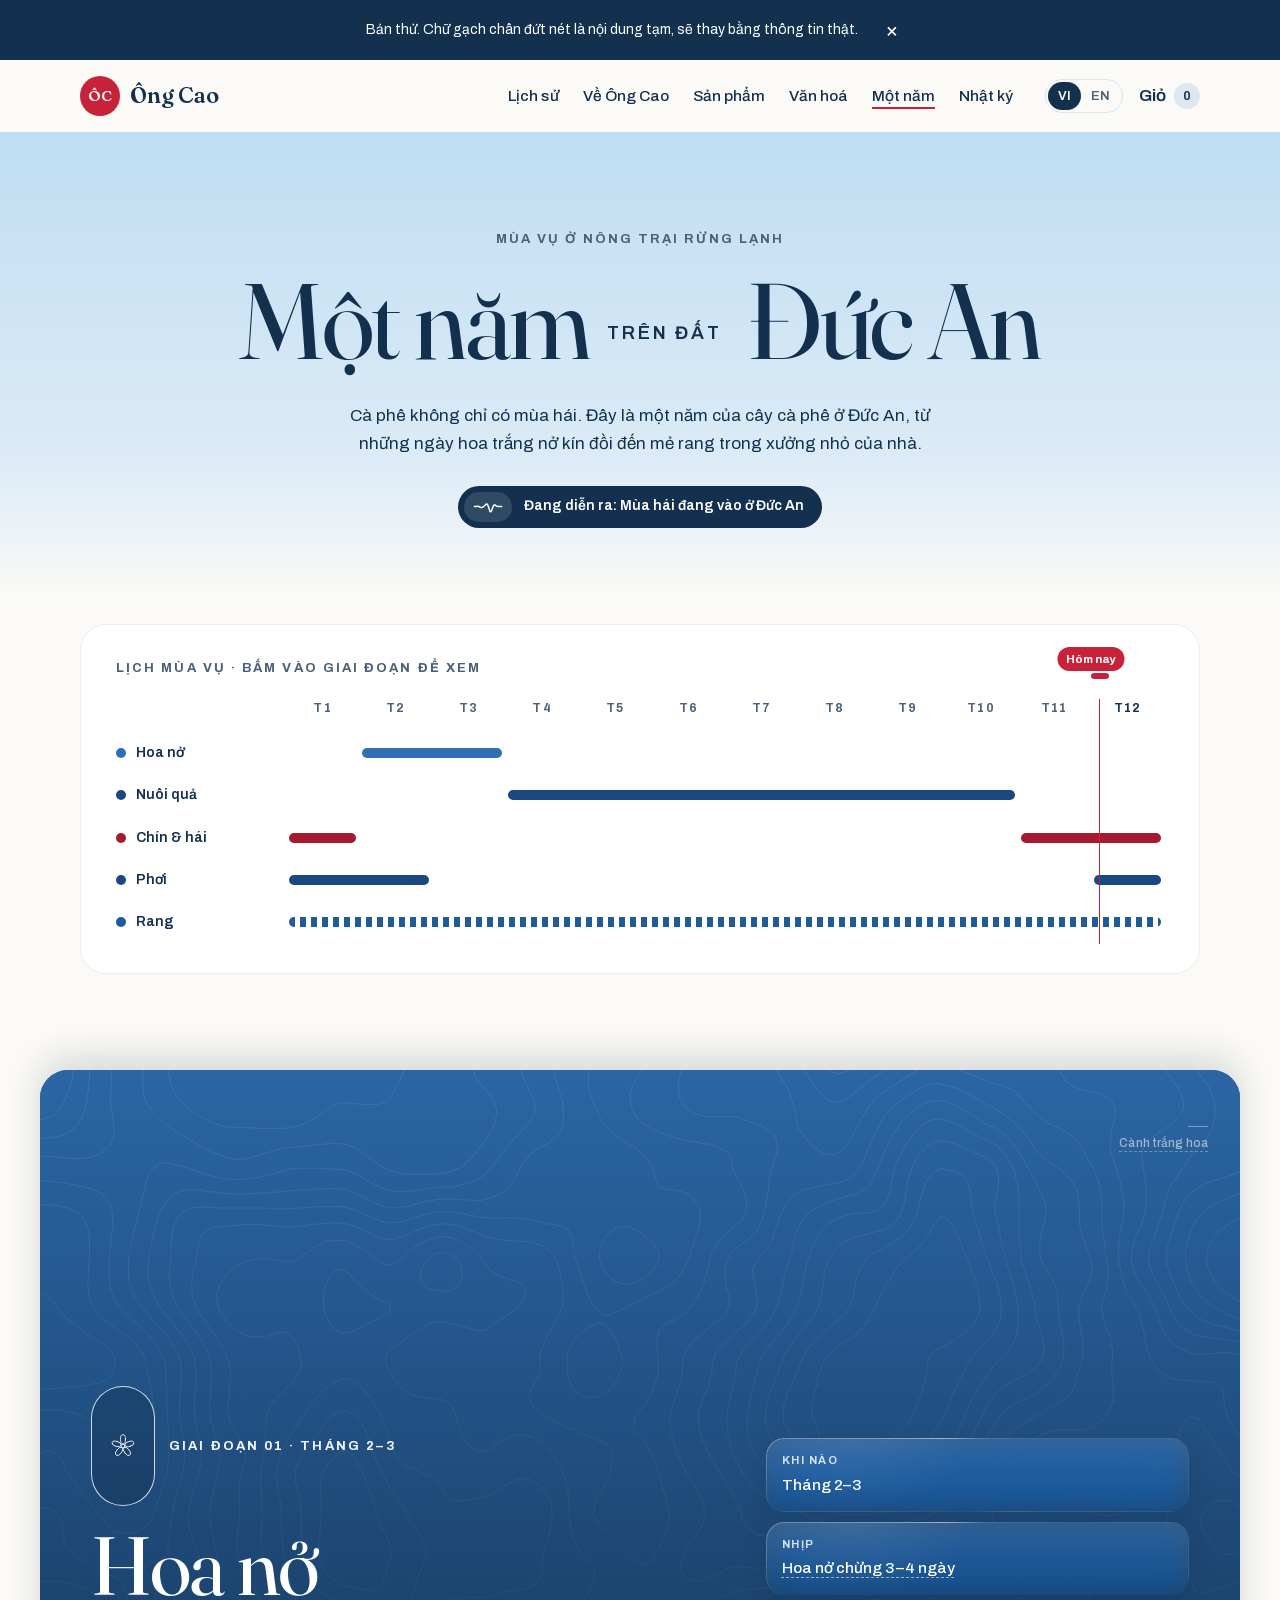
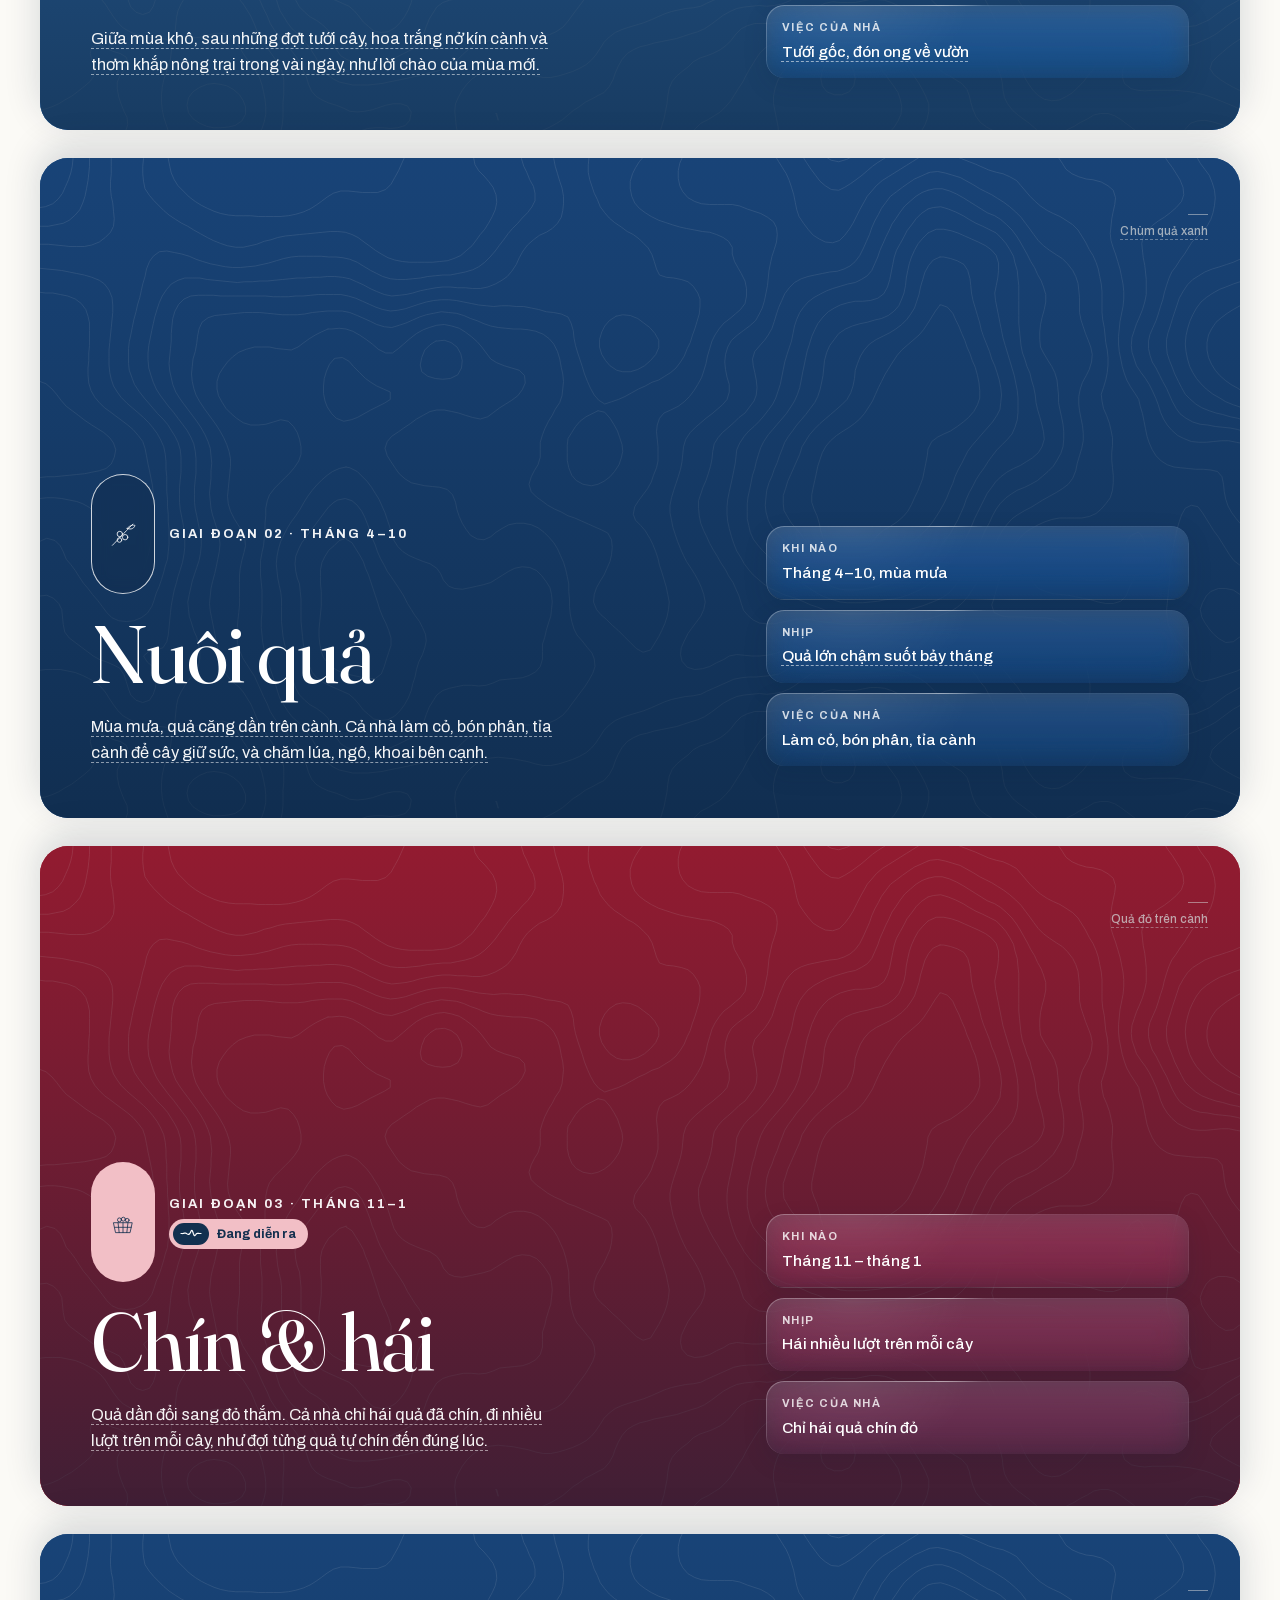
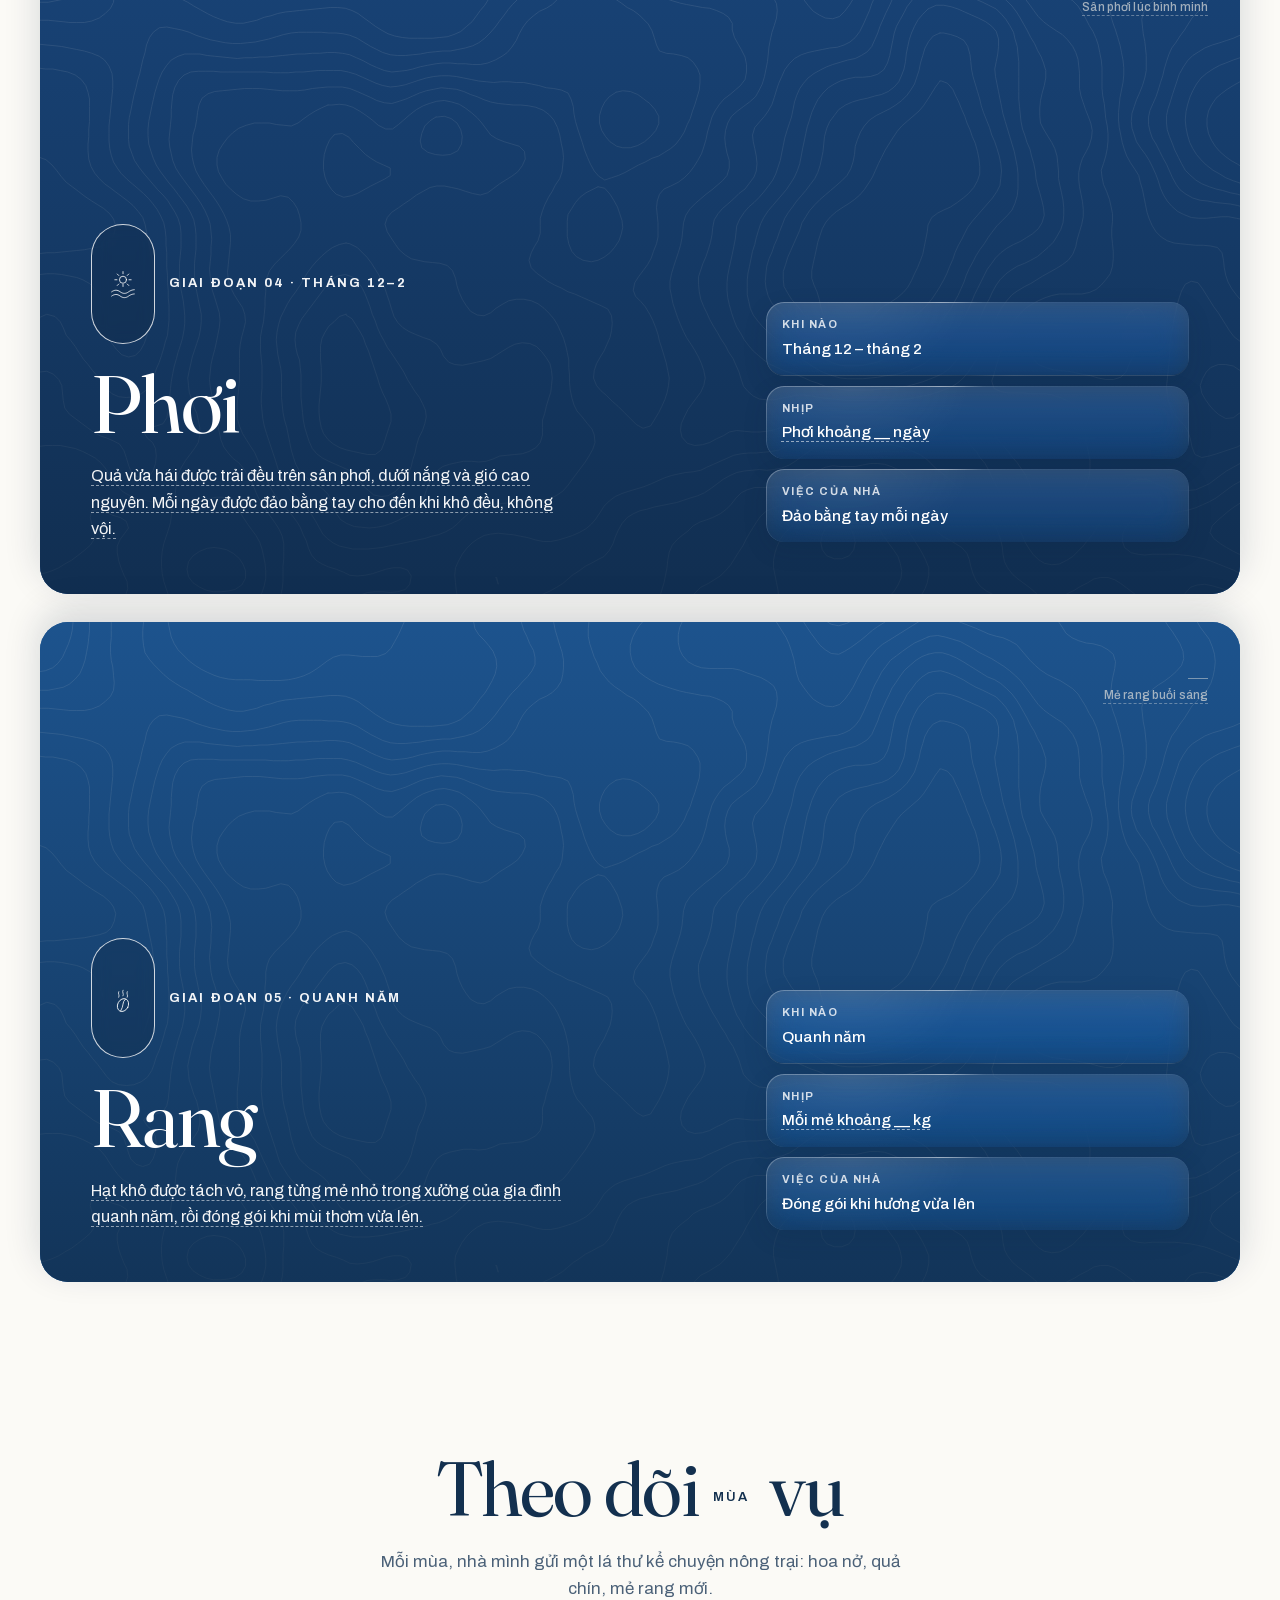
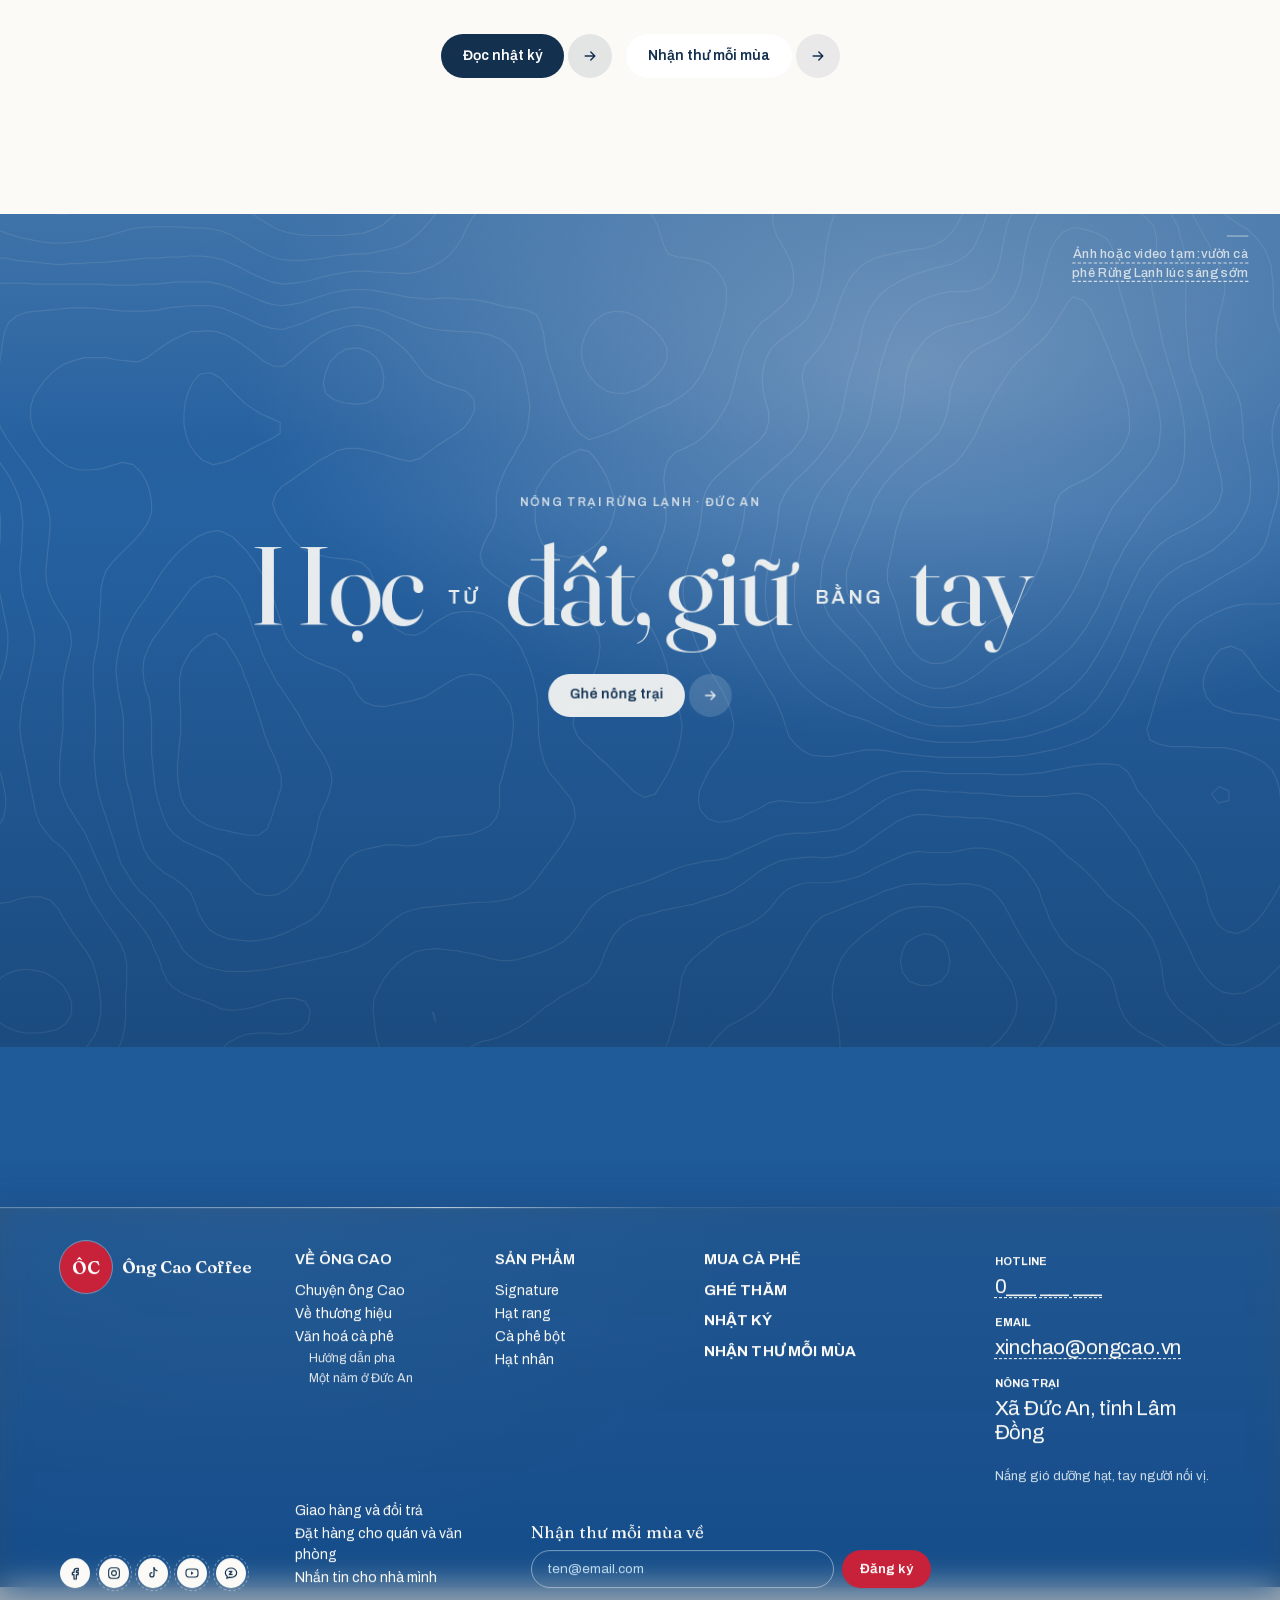
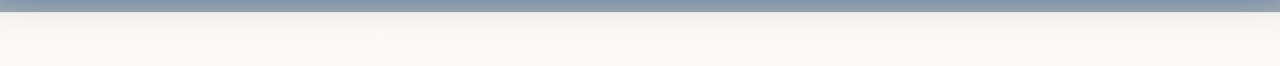
<file: mot-nam.html>
<!doctype html>
<html lang="vi">
<head>
<meta charset="utf-8">
<meta name="viewport" content="width=device-width, initial-scale=1">
<!-- Bản thử: chặn Google lập chỉ mục. Xoá dòng dưới khi ra mắt chính thức. -->
<meta name="robots" content="noindex, nofollow">
<title>Một năm trên đất Đức An | Ông Cao Coffee</title>
<meta name="description" content="Một năm của cây cà phê ở Nông trại Rừng Lạnh, Đức An: hoa nở, nuôi quả, chín và hái, phơi, rang.">
<link rel="canonical" href="https://khaipn2712.github.io/ong-cao-coffee/mot-nam.html">
<link rel="icon" href="assets/img/favicon.svg" type="image/svg+xml">
<link rel="apple-touch-icon" href="assets/img/apple-touch-icon.png">
<meta name="theme-color" content="#FBFAF6">
<meta property="og:type" content="website">
<meta property="og:site_name" content="Ông Cao Coffee">
<meta property="og:locale" content="vi_VN">
<meta property="og:locale:alternate" content="en_US">
<meta property="og:title" content="Một năm trên đất Đức An | Ông Cao Coffee">
<meta property="og:description" content="Một năm của cây cà phê ở Nông trại Rừng Lạnh, Đức An: hoa nở, nuôi quả, chín và hái, phơi, rang.">
<meta property="og:url" content="https://khaipn2712.github.io/ong-cao-coffee/mot-nam.html">
<meta property="og:image" content="https://khaipn2712.github.io/ong-cao-coffee/assets/img/og.png">
<meta property="og:image:width" content="1200">
<meta property="og:image:height" content="630">
<meta property="og:image:alt" content="Ông Cao Coffee, cà phê Robusta rang tay từ 1997 ở Đức An">
<meta name="twitter:card" content="summary_large_image">
<link rel="preload" href="assets/fonts/fraunces-latin.woff2" as="font" type="font/woff2" crossorigin>
<link rel="preload" href="assets/fonts/fraunces-vietnamese.woff2" as="font" type="font/woff2" crossorigin>
<link rel="preload" href="assets/fonts/archivo-latin.woff2" as="font" type="font/woff2" crossorigin>
<link rel="preload" href="assets/fonts/archivo-vietnamese.woff2" as="font" type="font/woff2" crossorigin>
<link rel="stylesheet" href="assets/styles.css?v=100">
<link rel="stylesheet" href="assets/pages.css?v=100">
<script>
  document.documentElement.classList.add('js');
  try { var l = localStorage.getItem('ongcao-lang'); if (l === 'en' || l === 'vi') document.documentElement.lang = l; } catch (e) {}
  try { if (sessionStorage.getItem('oc-draft-closed')) document.documentElement.classList.add('no-draft'); } catch (e) {}
  // Chuyển trang: bỏ qua hiệu ứng khi tab đang ẩn để trang không bị kẹt ở màn che
  addEventListener('pagereveal', function (e) { if (e.viewTransition && document.visibilityState === 'hidden') e.viewTransition.skipTransition(); });
  addEventListener('pageswap', function (e) { if (e.viewTransition && document.visibilityState === 'hidden') e.viewTransition.skipTransition(); });
</script>
</head>
<body class="page" data-page="mot-nam">

<a class="skip" href="#main"><span lang="vi">Bỏ qua tới nội dung</span><span lang="en">Skip to content</span></a>

<div class="draft-note" id="draftNote" role="note">
  <p>
    <span lang="vi">Bản thử. Chữ gạch chân đứt nét là nội dung tạm, sẽ thay bằng thông tin thật.</span>
    <span lang="en">Draft. Dashed-underline text is placeholder content, to be replaced with real details.</span>
  </p>
  <button type="button" class="draft-note__close" id="draftClose" aria-label="Đóng ghi chú">×</button>
</div>

<!-- 0. Header -->
<header class="site-header" id="header">
  <div class="wrap header__inner">
    <a href="index.html" class="logo" aria-label="Ông Cao Coffee">
      <span class="logo__mark" aria-hidden="true">ÔC</span>
      <span class="logo__word">Ông Cao</span>
    </a>
    <nav class="nav" id="nav" aria-label="Chính">
      <a href="lich-su.html" data-page="lich-su"><span lang="vi">Lịch sử</span><span lang="en">History</span></a>
      <a href="ve-ong-cao.html" data-page="ve-ong-cao"><span lang="vi">Về Ông Cao</span><span lang="en">About</span></a>
      <a href="san-pham.html" data-page="san-pham"><span lang="vi">Sản phẩm</span><span lang="en">Products</span></a>
      <a href="van-hoa.html" data-page="van-hoa"><span lang="vi">Văn hoá</span><span lang="en">Culture</span></a>
      <a href="mot-nam.html" data-page="mot-nam"><span lang="vi">Một năm</span><span lang="en">The year</span></a>
      <a href="nhat-ky.html" data-page="nhat-ky"><span lang="vi">Nhật ký</span><span lang="en">Journal</span></a>
    </nav>
    <div class="header__tools">
      <div class="lang" role="group" aria-label="Ngôn ngữ / Language">
        <button type="button" data-set-lang="vi" aria-pressed="true">VI</button>
        <button type="button" data-set-lang="en" aria-pressed="false">EN</button>
      </div>
      <a href="san-pham.html" class="cart" id="cart" aria-live="polite">
        <span lang="vi">Giỏ</span><span lang="en">Cart</span>
        <span class="cart__count" id="cartCount">0</span>
      </a>
      <button type="button" class="menu-btn" id="menuBtn" aria-expanded="false" aria-controls="nav">
        <span lang="vi">Menu</span><span lang="en">Menu</span>
      </button>
    </div>
  </div>
</header>

<main id="main">

<section class="phero yhero" data-reveal data-light>
  <div class="wrap phero__inner">
    <p class="kicker"><span lang="vi">Mùa vụ ở Nông trại Rừng Lạnh</span><span lang="en">Seasons at Rừng Lạnh Farm</span></p>
    <h1 class="bigt "><span lang="vi"><span class="bw">Một năm</span> <span class="bw"><span class="bigt__s">trên đất</span> Đức An</span></span><span lang="en"><span class="bw">A year</span> <span class="bw"><span class="bigt__s">on the land of</span> Đức An</span></span></h1>
    <p class="phero__lead"><span lang="vi">Cà phê không chỉ có mùa hái. Đây là một năm của cây cà phê ở Đức An, từ những ngày hoa trắng nở kín đồi đến mẻ rang trong xưởng nhỏ của nhà.</span><span lang="en">Coffee is more than harvest time. This is a year in the life of a coffee tree in Đức An, from the days white blossom covers the hills to the roast in our little roastery.</span></p>
    <p class="ylive phero__extra" id="yLive"><span class="live-wave live-wave--sm" aria-hidden="true"><svg viewBox="0 0 44 22"><path d="M2 11H42"/></svg></span><span class="ylive__text"></span></p>
  </div>
</section>

<section class="ycal" id="ycal" aria-label="Lịch mùa vụ / Seasonal calendar">
  <div class="wrap">
    <div class="ycal__box">
      <p class="kicker" style="margin-bottom: 22px"><span lang="vi">Lịch mùa vụ · bấm vào giai đoạn để xem</span><span lang="en">Seasonal calendar · tap a stage to read more</span></p>
      <div class="ycal__grid">
        <span class="ycal__m" style="grid-row: 1; grid-column: 2"><span lang="vi">T1</span><span lang="en">Jan</span></span><span class="ycal__m" style="grid-row: 1; grid-column: 3"><span lang="vi">T2</span><span lang="en">Feb</span></span><span class="ycal__m" style="grid-row: 1; grid-column: 4"><span lang="vi">T3</span><span lang="en">Mar</span></span><span class="ycal__m" style="grid-row: 1; grid-column: 5"><span lang="vi">T4</span><span lang="en">Apr</span></span><span class="ycal__m" style="grid-row: 1; grid-column: 6"><span lang="vi">T5</span><span lang="en">May</span></span><span class="ycal__m" style="grid-row: 1; grid-column: 7"><span lang="vi">T6</span><span lang="en">Jun</span></span><span class="ycal__m" style="grid-row: 1; grid-column: 8"><span lang="vi">T7</span><span lang="en">Jul</span></span><span class="ycal__m" style="grid-row: 1; grid-column: 9"><span lang="vi">T8</span><span lang="en">Aug</span></span><span class="ycal__m" style="grid-row: 1; grid-column: 10"><span lang="vi">T9</span><span lang="en">Sep</span></span><span class="ycal__m" style="grid-row: 1; grid-column: 11"><span lang="vi">T10</span><span lang="en">Oct</span></span><span class="ycal__m" style="grid-row: 1; grid-column: 12"><span lang="vi">T11</span><span lang="en">Nov</span></span><span class="ycal__m" style="grid-row: 1; grid-column: 13"><span lang="vi">T12</span><span lang="en">Dec</span></span>
          <button type="button" class="ycal__label" style="grid-row: 2; --c: var(--sky-500)"><i></i><span lang="vi">Hoa nở</span><span lang="en">Blossom</span></button>
          <button type="button" class="ycal__label" style="grid-row: 3; --c: var(--sky-700)"><i></i><span lang="vi">Nuôi quả</span><span lang="en">Growing</span></button>
          <button type="button" class="ycal__label" style="grid-row: 4; --c: var(--cherry-600)"><i></i><span lang="vi">Chín & hái</span><span lang="en">Harvest</span></button>
          <button type="button" class="ycal__label" style="grid-row: 5; --c: var(--sky-700)"><i></i><span lang="vi">Phơi</span><span lang="en">Drying</span></button>
          <button type="button" class="ycal__label" style="grid-row: 6; --c: var(--sky-600)"><i></i><span lang="vi">Rang</span><span lang="en">Roasting</span></button>
        <div class="ycal__today" style="grid-row: 1 / 7"><span><span lang="vi">Hôm nay</span><span lang="en">Today</span></span></div>
      </div>
    </div>
  </div>
</section>

<section class="ystack-sec" data-light>
  <div class="wrap ystack">
    <article class="ycard" id="giai-doan-1" style="--c: var(--sky-500); --i: 0" aria-labelledby="yc0">
      <div class="ph ycard__bg" style="--ph: var(--sky-500)"><span class="ph__label tam"><span lang="vi">Cành trắng hoa</span><span lang="en">Branches in white</span></span></div>
      <div class="ycard__in">
        <div>
          <div class="ycard__top">
            <span class="ycard__ring"><svg viewBox="0 0 48 48" class="ico ico--bloom" aria-hidden="true">
                <g class="petals">
                  <g><ellipse class="petal" cx="24" cy="14.5" rx="3.6" ry="6.6"/></g>
                  <g transform="rotate(72 24 24)"><ellipse class="petal" cx="24" cy="14.5" rx="3.6" ry="6.6"/></g>
                  <g transform="rotate(144 24 24)"><ellipse class="petal" cx="24" cy="14.5" rx="3.6" ry="6.6"/></g>
                  <g transform="rotate(216 24 24)"><ellipse class="petal" cx="24" cy="14.5" rx="3.6" ry="6.6"/></g>
                  <g transform="rotate(288 24 24)"><ellipse class="petal" cx="24" cy="14.5" rx="3.6" ry="6.6"/></g>
                </g>
                <circle class="core" cx="24" cy="24" r="2.6"/>
              </svg></span>
            <div class="ycard__meta">
              <p class="kicker"><span lang="vi">Giai đoạn 01 · tháng 2–3</span><span lang="en">Stage 01 · Feb–Mar</span></p>
              <p class="ycard__live" hidden><span class="live-wave live-wave--xs" aria-hidden="true"><svg viewBox="0 0 44 22"><path d="M2 11H42"/></svg></span><span lang="vi">Đang diễn ra</span><span lang="en">Live now</span></p>
            </div>
          </div>
          <h2 class="ycard__title" id="yc0"><span lang="vi">Hoa nở</span><span lang="en">Blossom</span></h2>
          <p class="ycard__lead tam"><span lang="vi">Giữa mùa khô, sau những đợt tưới cây, hoa trắng nở kín cành và thơm khắp nông trại trong vài ngày, như lời chào của mùa mới.</span><span lang="en">In the middle of the dry season, after the watering of the trees, white blossom covers every branch and perfumes the farm for a few days, a greeting from the new season.</span></p>
        </div>
        <div class="ycard__facts"><div class="yfact lg"><small><span lang="vi">Khi nào</span><span lang="en">When</span></small><b><span lang="vi">Tháng 2–3</span><span lang="en">February–March</span></b></div><div class="yfact lg"><small><span lang="vi">Nhịp</span><span lang="en">Rhythm</span></small><b class="tam"><span lang="vi">Hoa nở chừng 3–4 ngày</span><span lang="en">Blossom lasts about 3–4 days</span></b></div><div class="yfact lg"><small><span lang="vi">Việc của nhà</span><span lang="en">Family work</span></small><b class="tam"><span lang="vi">Tưới gốc, đón ong về vườn</span><span lang="en">Watering, welcoming the bees</span></b></div></div>
      </div>
    </article>
    <article class="ycard" id="giai-doan-2" style="--c: var(--sky-700); --i: 1" aria-labelledby="yc1">
      <div class="ph ycard__bg" style="--ph: var(--sky-700)"><span class="ph__label tam"><span lang="vi">Chùm quả xanh</span><span lang="en">Green cherries in clusters</span></span></div>
      <div class="ycard__in">
        <div>
          <div class="ycard__top">
            <span class="ycard__ring"><svg viewBox="0 0 48 48" class="ico ico--grow" aria-hidden="true">
                <circle class="heal" cx="22" cy="28" r="10"/>
                <path d="M9 40C17 32 25 23 38 10"/>
                <path class="leaf" d="M30 16c4-5 9-5 11-4-1 3-5 7-11 4z"/>
                <circle class="berry" cx="19.5" cy="24" r="3.8"/>
                <circle class="berry" cx="27" cy="28.5" r="3.8"/>
                <circle class="berry" cx="19" cy="32.5" r="3.2"/>
                <path class="plus" d="M37 29v4M35 31h4"/>
              </svg></span>
            <div class="ycard__meta">
              <p class="kicker"><span lang="vi">Giai đoạn 02 · tháng 4–10</span><span lang="en">Stage 02 · Apr–Oct</span></p>
              <p class="ycard__live" hidden><span class="live-wave live-wave--xs" aria-hidden="true"><svg viewBox="0 0 44 22"><path d="M2 11H42"/></svg></span><span lang="vi">Đang diễn ra</span><span lang="en">Live now</span></p>
            </div>
          </div>
          <h2 class="ycard__title" id="yc1"><span lang="vi">Nuôi quả</span><span lang="en">Growing</span></h2>
          <p class="ycard__lead tam"><span lang="vi">Mùa mưa, quả căng dần trên cành. Cả nhà làm cỏ, bón phân, tỉa cành để cây giữ sức, và chăm lúa, ngô, khoai bên cạnh.</span><span lang="en">In the rainy season the cherries fill out. The family weeds, feeds and prunes so the trees keep their strength, and tends the rice, corn and sweet potato alongside.</span></p>
        </div>
        <div class="ycard__facts"><div class="yfact lg"><small><span lang="vi">Khi nào</span><span lang="en">When</span></small><b><span lang="vi">Tháng 4–10, mùa mưa</span><span lang="en">April–October, rainy season</span></b></div><div class="yfact lg"><small><span lang="vi">Nhịp</span><span lang="en">Rhythm</span></small><b class="tam"><span lang="vi">Quả lớn chậm suốt bảy tháng</span><span lang="en">Seven slow months of growth</span></b></div><div class="yfact lg"><small><span lang="vi">Việc của nhà</span><span lang="en">Family work</span></small><b><span lang="vi">Làm cỏ, bón phân, tỉa cành</span><span lang="en">Weeding, feeding, pruning</span></b></div></div>
      </div>
    </article>
    <article class="ycard" id="giai-doan-3" style="--c: var(--cherry-600); --i: 2" aria-labelledby="yc2">
      <div class="ph ycard__bg" style="--ph: var(--cherry-600)"><span class="ph__label tam"><span lang="vi">Quả đỏ trên cành</span><span lang="en">Ripe red on the branch</span></span></div>
      <div class="ycard__in">
        <div>
          <div class="ycard__top">
            <span class="ycard__ring"><svg viewBox="0 0 48 48" class="ico ico--harvest" aria-hidden="true">
                <circle class="drop" cx="19" cy="21" r="2.8"/>
                <circle class="drop" cx="24.5" cy="20" r="2.8"/>
                <circle class="drop" cx="30" cy="21.5" r="2.6"/>
                <g class="basket">
                  <path d="M11 25h26l-3 14H14z"/>
                  <path d="M12.4 31.5h23.2M17 25l1.6 14M24 25v14M31 25l-1.6 14"/>
                </g>
              </svg></span>
            <div class="ycard__meta">
              <p class="kicker"><span lang="vi">Giai đoạn 03 · tháng 11–1</span><span lang="en">Stage 03 · Nov–Jan</span></p>
              <p class="ycard__live" hidden><span class="live-wave live-wave--xs" aria-hidden="true"><svg viewBox="0 0 44 22"><path d="M2 11H42"/></svg></span><span lang="vi">Đang diễn ra</span><span lang="en">Live now</span></p>
            </div>
          </div>
          <h2 class="ycard__title" id="yc2"><span lang="vi">Chín & hái</span><span lang="en">Harvest</span></h2>
          <p class="ycard__lead tam"><span lang="vi">Quả dần đổi sang đỏ thắm. Cả nhà chỉ hái quả đã chín, đi nhiều lượt trên mỗi cây, như đợi từng quả tự chín đến đúng lúc.</span><span lang="en">The cherries turn a deep red. The family picks only what is ripe, going over each tree several times, as if waiting for every cherry to finish ripening in its own time.</span></p>
        </div>
        <div class="ycard__facts"><div class="yfact lg"><small><span lang="vi">Khi nào</span><span lang="en">When</span></small><b><span lang="vi">Tháng 11 – tháng 1</span><span lang="en">November–January</span></b></div><div class="yfact lg"><small><span lang="vi">Nhịp</span><span lang="en">Rhythm</span></small><b><span lang="vi">Hái nhiều lượt trên mỗi cây</span><span lang="en">Several passes on every tree</span></b></div><div class="yfact lg"><small><span lang="vi">Việc của nhà</span><span lang="en">Family work</span></small><b><span lang="vi">Chỉ hái quả chín đỏ</span><span lang="en">Picking only ripe red cherries</span></b></div></div>
      </div>
    </article>
    <article class="ycard" id="giai-doan-4" style="--c: var(--sky-700); --i: 3" aria-labelledby="yc3">
      <div class="ph ycard__bg" style="--ph: var(--sky-700)"><span class="ph__label tam"><span lang="vi">Sân phơi lúc bình minh</span><span lang="en">The yard at dawn</span></span></div>
      <div class="ycard__in">
        <div>
          <div class="ycard__top">
            <span class="ycard__ring"><svg viewBox="0 0 48 48" class="ico ico--dry" aria-hidden="true">
                <g class="rays">
                  <path d="M24 6.5v3M24 24.5v3M12.5 18h3M32.5 18h3M15.9 9.9l2.1 2.1M30 24l2.1 2.1M15.9 26.1l2.1-2.1M30 12l2.1-2.1"/>
                </g>
                <circle class="sun" cx="24" cy="18" r="5"/>
                <path class="wave" d="M8 35c4-3 8-3 12 0s8 3 12 0 8-3 8-3"/>
                <path class="wave wave--2" d="M8 41c4-3 8-3 12 0s8 3 12 0 8-3 8-3"/>
              </svg></span>
            <div class="ycard__meta">
              <p class="kicker"><span lang="vi">Giai đoạn 04 · tháng 12–2</span><span lang="en">Stage 04 · Dec–Feb</span></p>
              <p class="ycard__live" hidden><span class="live-wave live-wave--xs" aria-hidden="true"><svg viewBox="0 0 44 22"><path d="M2 11H42"/></svg></span><span lang="vi">Đang diễn ra</span><span lang="en">Live now</span></p>
            </div>
          </div>
          <h2 class="ycard__title" id="yc3"><span lang="vi">Phơi</span><span lang="en">Drying</span></h2>
          <p class="ycard__lead tam"><span lang="vi">Quả vừa hái được trải đều trên sân phơi, dưới nắng và gió cao nguyên. Mỗi ngày được đảo bằng tay cho đến khi khô đều, không vội.</span><span lang="en">Freshly picked cherries are spread across the yard under the highland sun and wind, and turned by hand each day until they dry evenly, with no rush.</span></p>
        </div>
        <div class="ycard__facts"><div class="yfact lg"><small><span lang="vi">Khi nào</span><span lang="en">When</span></small><b><span lang="vi">Tháng 12 – tháng 2</span><span lang="en">December–February</span></b></div><div class="yfact lg"><small><span lang="vi">Nhịp</span><span lang="en">Rhythm</span></small><b class="tam"><span lang="vi">Phơi khoảng __ ngày</span><span lang="en">About __ days in the sun</span></b></div><div class="yfact lg"><small><span lang="vi">Việc của nhà</span><span lang="en">Family work</span></small><b><span lang="vi">Đảo bằng tay mỗi ngày</span><span lang="en">Turned by hand every day</span></b></div></div>
      </div>
    </article>
    <article class="ycard" id="giai-doan-5" style="--c: var(--sky-600); --i: 4" aria-labelledby="yc4">
      <div class="ph ycard__bg" style="--ph: var(--sky-600)"><span class="ph__label tam"><span lang="vi">Mẻ rang buổi sáng</span><span lang="en">The morning roast</span></span></div>
      <div class="ycard__in">
        <div>
          <div class="ycard__top">
            <span class="ycard__ring"><svg viewBox="0 0 48 48" class="ico ico--roast" aria-hidden="true">
                <path class="steam" d="M18 15c-2 3 2 5 0 8"/>
                <path class="steam" d="M24 13c-2 3 2 5 0 8"/>
                <path class="steam" d="M30 15c-2 3 2 5 0 8"/>
                <g class="bean">
                  <ellipse cx="24" cy="34" rx="7.5" ry="9.5" transform="rotate(28 24 34)"/>
                  <path d="M27.2 25.8c-4.6 3.6-1.8 9.2-6.4 16.4"/>
                </g>
              </svg></span>
            <div class="ycard__meta">
              <p class="kicker"><span lang="vi">Giai đoạn 05 · quanh năm</span><span lang="en">Stage 05 · all year</span></p>
              <p class="ycard__live" hidden><span class="live-wave live-wave--xs" aria-hidden="true"><svg viewBox="0 0 44 22"><path d="M2 11H42"/></svg></span><span lang="vi">Đang diễn ra</span><span lang="en">Live now</span></p>
            </div>
          </div>
          <h2 class="ycard__title" id="yc4"><span lang="vi">Rang</span><span lang="en">Roasting</span></h2>
          <p class="ycard__lead tam"><span lang="vi">Hạt khô được tách vỏ, rang từng mẻ nhỏ trong xưởng của gia đình quanh năm, rồi đóng gói khi mùi thơm vừa lên.</span><span lang="en">Dried beans are hulled and roasted in small batches in the family roastery all year, then packed while the aroma is at its peak.</span></p>
        </div>
        <div class="ycard__facts"><div class="yfact lg"><small><span lang="vi">Khi nào</span><span lang="en">When</span></small><b><span lang="vi">Quanh năm</span><span lang="en">All year</span></b></div><div class="yfact lg"><small><span lang="vi">Nhịp</span><span lang="en">Rhythm</span></small><b class="tam"><span lang="vi">Mỗi mẻ khoảng __ kg</span><span lang="en">About __ kg per batch</span></b></div><div class="yfact lg"><small><span lang="vi">Việc của nhà</span><span lang="en">Family work</span></small><b><span lang="vi">Đóng gói khi hương vừa lên</span><span lang="en">Packed at the peak of aroma</span></b></div></div>
      </div>
    </article>
  </div>
</section>

<section class="pcta" data-reveal>
  <div class="wrap">
    <h2 class="bigt "><span lang="vi"><span class="bw">Theo dõi</span> <span class="bw"><span class="bigt__s">mùa</span> vụ</span></span><span lang="en"><span class="bw">Follow</span> <span class="bw"><span class="bigt__s">the</span> seasons</span></span></h2>
    <p class="pcta__lead"><span lang="vi">Mỗi mùa, nhà mình gửi một lá thư kể chuyện nông trại: hoa nở, quả chín, mẻ rang mới.</span><span lang="en">Each season we send a letter from the farm: the blossom, the harvest, the new roast.</span></p>
    <div class="pcta__btns"><div class="pill-btn pill-btn--ink"><a href="nhat-ky.html" class="pill-btn__label"><span lang="vi">Đọc nhật ký</span><span lang="en">Read the journal</span></a><a href="nhat-ky.html" class="pill-btn__icon" tabindex="-1" aria-hidden="true"><span class="pill-btn__arrow"><svg viewBox="0 0 20 20"><path d="M4 10h11M11 5l5 5-5 5"/></svg></span><span class="pill-btn__arrow pill-btn__arrow--next"><svg viewBox="0 0 20 20"><path d="M4 10h11M11 5l5 5-5 5"/></svg></span></a></div><div class="pill-btn pill-btn--light"><a href="#signup" class="pill-btn__label"><span lang="vi">Nhận thư mỗi mùa</span><span lang="en">Get the seasonal letter</span></a><a href="#signup" class="pill-btn__icon" tabindex="-1" aria-hidden="true"><span class="pill-btn__arrow"><svg viewBox="0 0 20 20"><path d="M4 10h11M11 5l5 5-5 5"/></svg></span><span class="pill-btn__arrow pill-btn__arrow--next"><svg viewBox="0 0 20 20"><path d="M4 10h11M11 5l5 5-5 5"/></svg></span></a></div></div>
  </div>
</section>
</main>

<!-- 9. Đăng ký + footer -->
<footer class="footer" data-light>
  <!-- Màn cuối (học footer của Delta): nền nông trại đứng yên, câu slogan lớn ở giữa;
       cuộn tiếp thì thẻ kính lớn trượt lên phủ qua, chứa toàn bộ thông tin footer -->
  <div class="footer__pre" id="footerPre">
    <div class="footer__bg" aria-hidden="true"><span class="ph__label tam"><span lang="vi">Ảnh hoặc video tạm: vườn cà phê Rừng Lạnh lúc sáng sớm</span><span lang="en">Placeholder photo or video: Rừng Lạnh orchard at dawn</span></span></div>
    <div class="footer__hero" id="footerHero">
      <p class="footer__kicker"><span lang="vi">Nông trại Rừng Lạnh · Đức An</span><span lang="en">Rừng Lạnh Farm · Đức An</span></p>
      <p class="footer__slogan">
        <span lang="vi"><span class="fw">Học <span class="footer__small">từ</span> đất,</span> <span class="fw">giữ <span class="footer__small">bằng</span> tay</span></span>
        <span lang="en" class="tam"><span class="fw">Learned <span class="footer__small">from</span> the land,</span> <span class="fw">kept <span class="footer__small">by</span> hand</span></span>
      </p>
      <div class="pill-btn footer__btn">
        <a href="index.html#ghe-shop" class="pill-btn__label"><span lang="vi">Ghé nông trại</span><span lang="en">Visit the farm</span></a>
        <a href="index.html#ghe-shop" class="pill-btn__icon" tabindex="-1" aria-hidden="true"><span class="pill-btn__arrow"><svg viewBox="0 0 20 20"><path d="M4 10h11M11 5l5 5-5 5"/></svg></span><span class="pill-btn__arrow pill-btn__arrow--next"><svg viewBox="0 0 20 20"><path d="M4 10h11M11 5l5 5-5 5"/></svg></span></a>
      </div>
    </div>
  </div>

  <!-- Thẻ kính lớn (học footer Delta): lúc đầu tràn mép và trượt chậm hơn tốc độ cuộn,
       rồi co lại cách mép, bo góc và bắt kịp nội dung -->
  <div class="footer__panel" id="footerPanel">
    <span class="footer__glass lg" id="footerGlass" aria-hidden="true"></span>
    <div class="footer__inner">
      <a href="index.html" class="logo footer__logo" aria-label="Ông Cao Coffee"><span class="logo__mark" aria-hidden="true">ÔC</span><span class="logo__word">Ông Cao Coffee</span></a>

      <div class="fcol fcol--a">
        <h3 class="fcol__h"><span lang="vi">Về Ông Cao</span><span lang="en">About Ông Cao</span></h3>
        <a href="lich-su.html"><span lang="vi">Chuyện ông Cao</span><span lang="en">Mr. Cao's story</span></a>
        <a href="ve-ong-cao.html"><span lang="vi">Về thương hiệu</span><span lang="en">About the brand</span></a>
        <a href="van-hoa.html"><span lang="vi">Văn hoá cà phê</span><span lang="en">Coffee culture</span></a>
        <span class="fcol__sub">
          <a href="van-hoa.html#pha"><span lang="vi">Hướng dẫn pha</span><span lang="en">Brewing guide</span></a>
          <a href="mot-nam.html"><span lang="vi">Một năm ở Đức An</span><span lang="en">A year in Đức An</span></a>
        </span>
      </div>
      <div class="fcol fcol--b">
        <h3 class="fcol__h"><span lang="vi">Sản phẩm</span><span lang="en">Products</span></h3>
        <a href="san-pham.html">Signature</a>
        <a href="san-pham.html"><span lang="vi">Hạt rang</span><span lang="en">Roasted beans</span></a>
        <a href="san-pham.html"><span lang="vi">Cà phê bột</span><span lang="en">Ground coffee</span></a>
        <a href="san-pham.html"><span lang="vi">Hạt nhân</span><span lang="en">Green beans</span></a>
      </div>
      <nav class="fcol fcol--c" aria-label="Footer">
        <a href="san-pham.html" class="fcol__big"><span lang="vi">Mua cà phê</span><span lang="en">Shop coffee</span></a>
        <a href="ve-ong-cao.html#noi-chon" class="fcol__big"><span lang="vi">Ghé thăm</span><span lang="en">Visit us</span></a>
        <a href="nhat-ky.html" class="fcol__big"><span lang="vi">Nhật ký</span><span lang="en">Journal</span></a>
        <a href="#signup" class="fcol__big"><span lang="vi">Nhận thư mỗi mùa</span><span lang="en">Seasonal letter</span></a>
      </nav>

      <dl class="footer__contact">
        <div><dt>Hotline</dt><dd class="tam">0___ ___ ___</dd></div>
        <div><dt>Email</dt><dd class="tam">xinchao@ongcao.vn</dd></div>
        <div><dt><span lang="vi">Nông trại</span><span lang="en">Farm</span></dt><dd><span lang="vi">Xã Đức An, tỉnh Lâm Đồng</span><span lang="en">Đức An Commune, Lâm Đồng</span></dd></div>
        <p class="footer__motto"><span lang="vi">Nắng gió dưỡng hạt, tay người nối vị.</span><span lang="en">Sun and wind nurture the bean, hands carry on its taste.</span></p>
      </dl>

      <ul class="social" aria-label="Mạng xã hội">
        <li><a href="https://facebook.com/OngCaoCoffee" class="social__a" aria-label="Facebook" target="_blank" rel="noopener"><svg viewBox="0 0 24 24" aria-hidden="true"><path d="M14.5 8.5h2.5V5h-2.5C12 5 10.5 6.6 10.5 9v2H8v3.5h2.5V21H14v-6.5h2.6l.4-3.5h-3V9.4c0-.6.2-.9.5-.9z"/></svg></a></li>
        <li><a aria-disabled="true" class="social__a tam" aria-label="Instagram"><svg viewBox="0 0 24 24" aria-hidden="true"><rect x="4" y="4" width="16" height="16" rx="4.5"/><circle cx="12" cy="12" r="3.6"/><circle cx="16.9" cy="7.1" r=".6" class="fill"/></svg></a></li>
        <li><a aria-disabled="true" class="social__a tam" aria-label="TikTok"><svg viewBox="0 0 24 24" aria-hidden="true"><path d="M13.5 4v10.6a3.1 3.1 0 1 1-3.1-3.1"/><path d="M13.5 4c.4 2.4 2 4 4.5 4.3"/></svg></a></li>
        <li><a aria-disabled="true" class="social__a tam" aria-label="YouTube"><svg viewBox="0 0 24 24" aria-hidden="true"><rect x="3" y="6" width="18" height="12" rx="4"/><path d="M10.5 9.5v5l4-2.5z" class="fill"/></svg></a></li>
        <li><a aria-disabled="true" class="social__a tam" aria-label="Zalo"><svg viewBox="0 0 24 24" aria-hidden="true"><path d="M12 4.5c-4.7 0-8.5 3.1-8.5 7 0 2.1 1.1 4 2.9 5.3L5.8 20l3.6-1.8c.8.2 1.7.3 2.6.3 4.7 0 8.5-3.1 8.5-7s-3.8-7-8.5-7z"/><path d="M9.3 9.5h4.2l-4.2 4.6h4.4"/></svg></a></li>
      </ul>

      <div class="fcol fcol--d">
        <a aria-disabled="true"><span lang="vi">Giao hàng và đổi trả</span><span lang="en">Shipping and returns</span></a>
        <a aria-disabled="true" class="tam"><span lang="vi">Đặt hàng cho quán và văn phòng</span><span lang="en">Orders for cafés and offices</span></a>
        <a href="https://facebook.com/OngCaoCoffee" target="_blank" rel="noopener"><span lang="vi">Nhắn tin cho nhà mình</span><span lang="en">Message the family</span></a>
      </div>

      <div class="footer__signup">
        <form class="signup" id="signup" novalidate>
      <div>
        <h3 class="signup__title"><span lang="vi">Nhận thư mỗi mùa về</span><span lang="en">Get a letter each new season</span></h3>
        
      </div>
      <div class="signup__field">
        <label for="email" class="sr-only">Email</label>
        <input id="email" type="email" placeholder="ten@email.com" autocomplete="email">
        <button type="submit" class="btn btn--buy"><span lang="vi">Đăng ký</span><span lang="en">Sign up</span></button>
        <p class="signup__msg" id="signupMsg" role="status"></p>
      </div>
    </form>
      </div>
    </div>

    <div class="footer__bar">
      <span>Ông Cao Coffee © 2026</span>
      <span class="footer__bar-links">
        <a aria-disabled="true"><span lang="vi">Chính sách bảo mật</span><span lang="en">Privacy policy</span></a>
        <a aria-disabled="true"><span lang="vi">Điều khoản sử dụng</span><span lang="en">Terms of use</span></a>
        <a aria-disabled="true"><span lang="vi">Giao hàng và đổi trả</span><span lang="en">Shipping and returns</span></a>
      </span>
      <span class="tam"><span lang="vi">Tên doanh nghiệp, mã số thuế: bổ sung sau</span><span lang="en">Company name, tax ID: to be added</span></span>
    </div>
  </div>
</footer>

<div class="toast" id="toast" role="status" aria-live="polite"></div>

<script src="assets/main.js?v=100"></script>
<script src="assets/pages.js?v=100"></script>
</body>
</html>
</file>
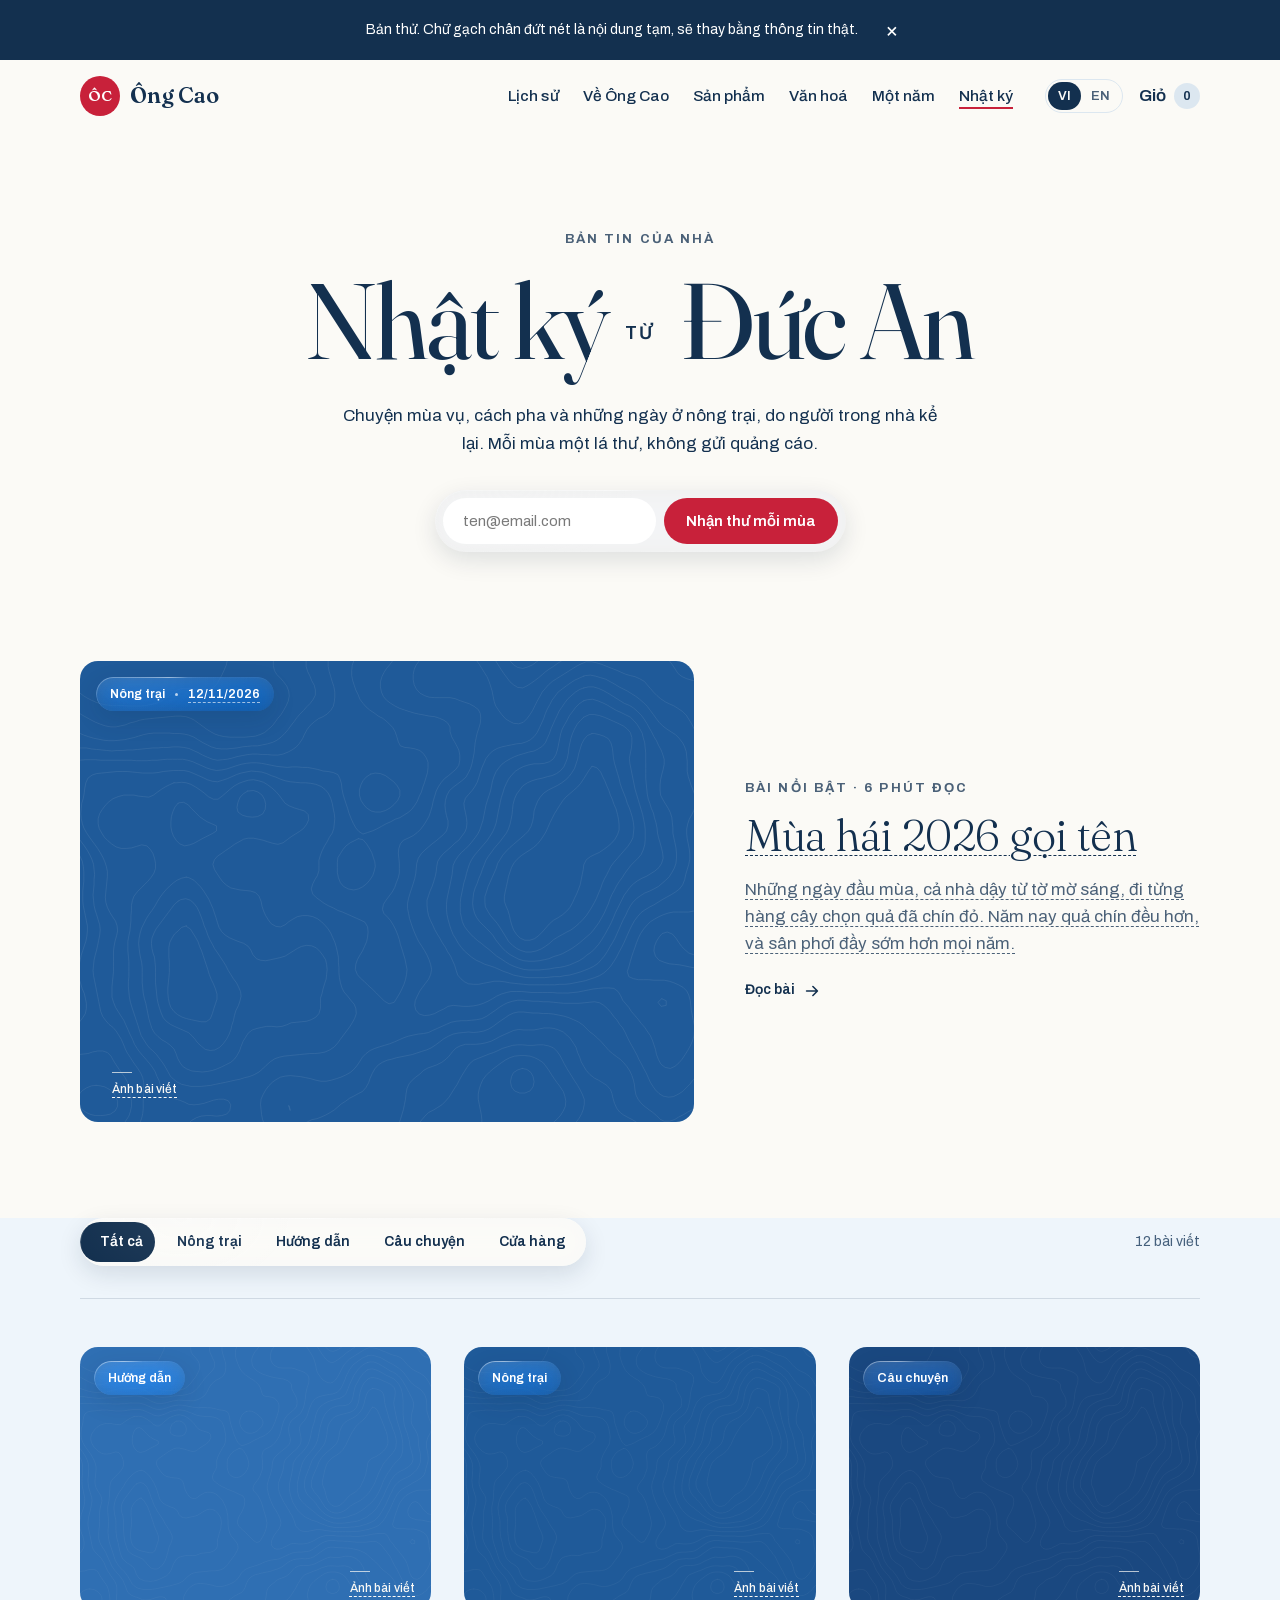
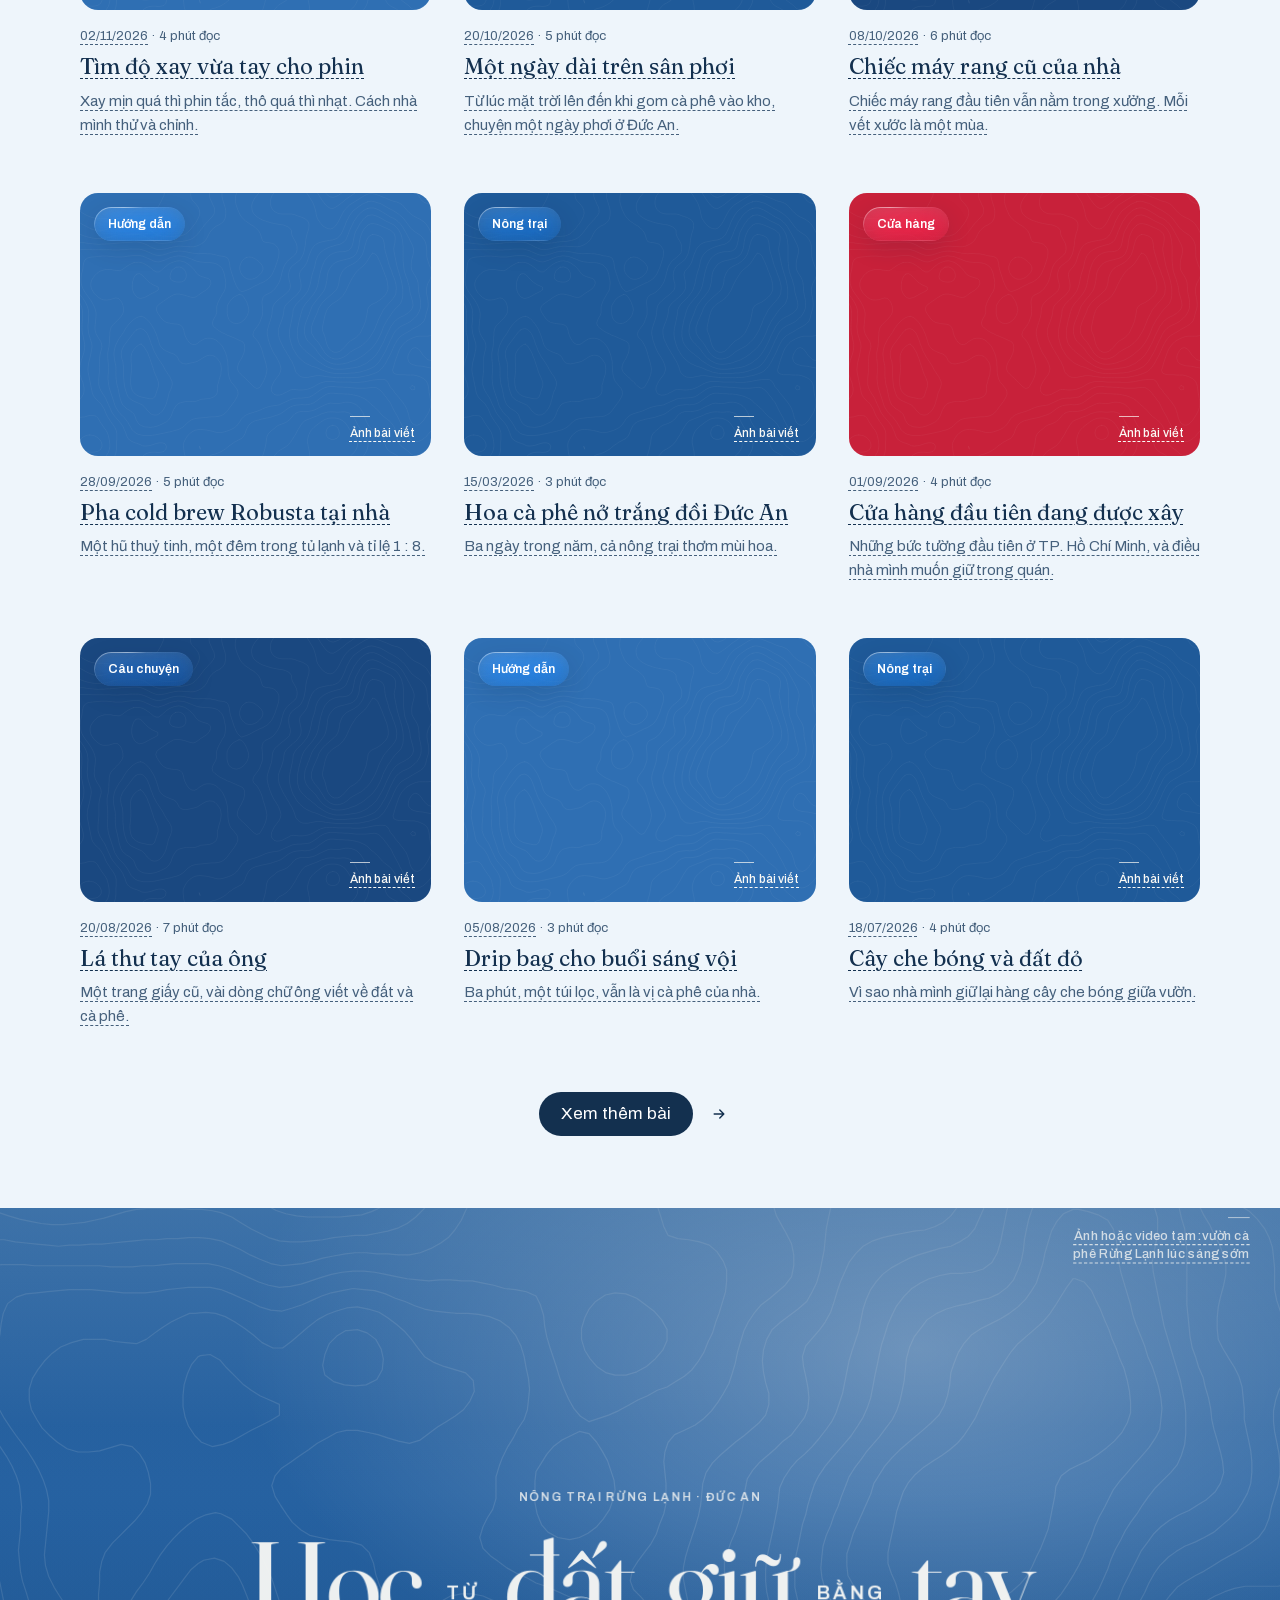
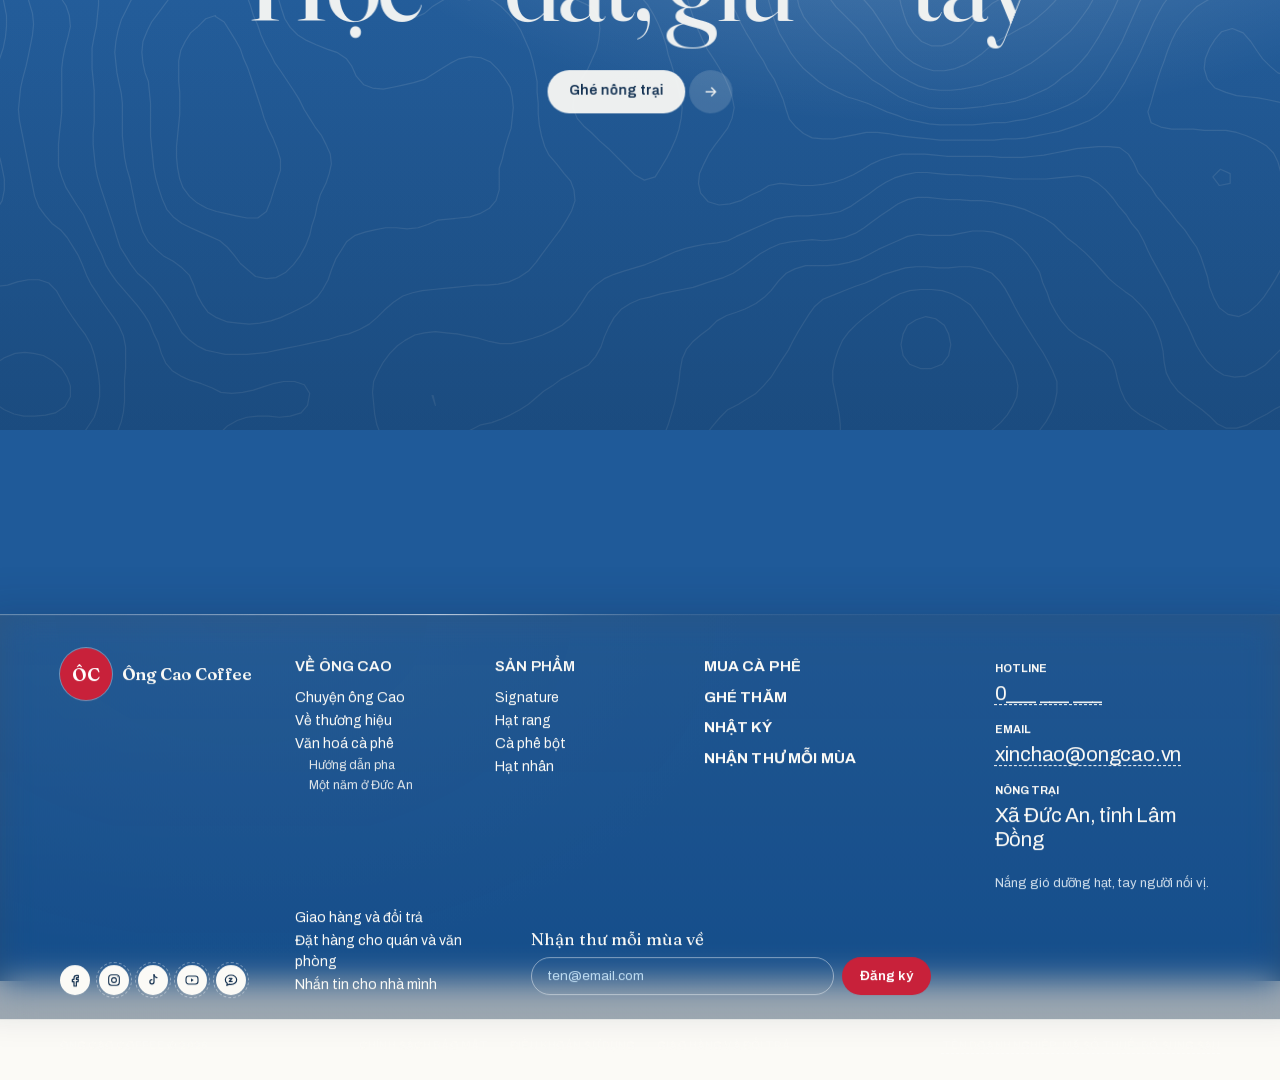
<file: nhat-ky.html>
<!doctype html>
<html lang="vi">
<head>
<meta charset="utf-8">
<meta name="viewport" content="width=device-width, initial-scale=1">
<!-- Bản thử: chặn Google lập chỉ mục. Xoá dòng dưới khi ra mắt chính thức. -->
<meta name="robots" content="noindex, nofollow">
<title>Nhật ký từ Đức An | Ông Cao Coffee</title>
<meta name="description" content="Bản tin của Ông Cao Coffee: chuyện mùa vụ ở Đức An, cách pha cà phê và những ngày ở nông trại.">
<link rel="canonical" href="https://khaipn2712.github.io/ong-cao-coffee/nhat-ky.html">
<link rel="icon" href="assets/img/favicon.svg" type="image/svg+xml">
<link rel="apple-touch-icon" href="assets/img/apple-touch-icon.png">
<meta name="theme-color" content="#FBFAF6">
<meta property="og:type" content="website">
<meta property="og:site_name" content="Ông Cao Coffee">
<meta property="og:locale" content="vi_VN">
<meta property="og:locale:alternate" content="en_US">
<meta property="og:title" content="Nhật ký từ Đức An | Ông Cao Coffee">
<meta property="og:description" content="Bản tin của Ông Cao Coffee: chuyện mùa vụ ở Đức An, cách pha cà phê và những ngày ở nông trại.">
<meta property="og:url" content="https://khaipn2712.github.io/ong-cao-coffee/nhat-ky.html">
<meta property="og:image" content="https://khaipn2712.github.io/ong-cao-coffee/assets/img/og.png">
<meta property="og:image:width" content="1200">
<meta property="og:image:height" content="630">
<meta property="og:image:alt" content="Ông Cao Coffee, cà phê Robusta rang tay từ 1997 ở Đức An">
<meta name="twitter:card" content="summary_large_image">
<link rel="preload" href="assets/fonts/fraunces-latin.woff2" as="font" type="font/woff2" crossorigin>
<link rel="preload" href="assets/fonts/fraunces-vietnamese.woff2" as="font" type="font/woff2" crossorigin>
<link rel="preload" href="assets/fonts/archivo-latin.woff2" as="font" type="font/woff2" crossorigin>
<link rel="preload" href="assets/fonts/archivo-vietnamese.woff2" as="font" type="font/woff2" crossorigin>
<link rel="stylesheet" href="assets/styles.css?v=100">
<link rel="stylesheet" href="assets/pages.css?v=100">
<script>
  document.documentElement.classList.add('js');
  try { var l = localStorage.getItem('ongcao-lang'); if (l === 'en' || l === 'vi') document.documentElement.lang = l; } catch (e) {}
  try { if (sessionStorage.getItem('oc-draft-closed')) document.documentElement.classList.add('no-draft'); } catch (e) {}
  // Chuyển trang: bỏ qua hiệu ứng khi tab đang ẩn để trang không bị kẹt ở màn che
  addEventListener('pagereveal', function (e) { if (e.viewTransition && document.visibilityState === 'hidden') e.viewTransition.skipTransition(); });
  addEventListener('pageswap', function (e) { if (e.viewTransition && document.visibilityState === 'hidden') e.viewTransition.skipTransition(); });
</script>
</head>
<body class="page" data-page="nhat-ky">

<a class="skip" href="#main"><span lang="vi">Bỏ qua tới nội dung</span><span lang="en">Skip to content</span></a>

<div class="draft-note" id="draftNote" role="note">
  <p>
    <span lang="vi">Bản thử. Chữ gạch chân đứt nét là nội dung tạm, sẽ thay bằng thông tin thật.</span>
    <span lang="en">Draft. Dashed-underline text is placeholder content, to be replaced with real details.</span>
  </p>
  <button type="button" class="draft-note__close" id="draftClose" aria-label="Đóng ghi chú">×</button>
</div>

<!-- 0. Header -->
<header class="site-header" id="header">
  <div class="wrap header__inner">
    <a href="index.html" class="logo" aria-label="Ông Cao Coffee">
      <span class="logo__mark" aria-hidden="true">ÔC</span>
      <span class="logo__word">Ông Cao</span>
    </a>
    <nav class="nav" id="nav" aria-label="Chính">
      <a href="lich-su.html" data-page="lich-su"><span lang="vi">Lịch sử</span><span lang="en">History</span></a>
      <a href="ve-ong-cao.html" data-page="ve-ong-cao"><span lang="vi">Về Ông Cao</span><span lang="en">About</span></a>
      <a href="san-pham.html" data-page="san-pham"><span lang="vi">Sản phẩm</span><span lang="en">Products</span></a>
      <a href="van-hoa.html" data-page="van-hoa"><span lang="vi">Văn hoá</span><span lang="en">Culture</span></a>
      <a href="mot-nam.html" data-page="mot-nam"><span lang="vi">Một năm</span><span lang="en">The year</span></a>
      <a href="nhat-ky.html" data-page="nhat-ky"><span lang="vi">Nhật ký</span><span lang="en">Journal</span></a>
    </nav>
    <div class="header__tools">
      <div class="lang" role="group" aria-label="Ngôn ngữ / Language">
        <button type="button" data-set-lang="vi" aria-pressed="true">VI</button>
        <button type="button" data-set-lang="en" aria-pressed="false">EN</button>
      </div>
      <a href="san-pham.html" class="cart" id="cart" aria-live="polite">
        <span lang="vi">Giỏ</span><span lang="en">Cart</span>
        <span class="cart__count" id="cartCount">0</span>
      </a>
      <button type="button" class="menu-btn" id="menuBtn" aria-expanded="false" aria-controls="nav">
        <span lang="vi">Menu</span><span lang="en">Menu</span>
      </button>
    </div>
  </div>
</header>

<main id="main">

<section class="phero nhero" data-reveal data-light>
  <div class="wrap phero__inner">
    <p class="kicker"><span lang="vi">Bản tin của nhà</span><span lang="en">Our newsletter</span></p>
    <h1 class="bigt "><span lang="vi"><span class="bw">Nhật ký</span> <span class="bw"><span class="bigt__s">từ</span> Đức An</span></span><span lang="en"><span class="bw">Notes</span> <span class="bw"><span class="bigt__s">from</span> Đức An</span></span></h1>
    <p class="phero__lead"><span lang="vi">Chuyện mùa vụ, cách pha và những ngày ở nông trại, do người trong nhà kể lại. Mỗi mùa một lá thư, không gửi quảng cáo.</span><span lang="en">Seasons, brewing and days on the farm, told by the family. One letter per season, no adverts.</span></p>
    <div class="phero__extra">
      <form class="nsub lg js-signup" novalidate>
        <label for="nEmail" class="sr-only">Email</label>
        <input id="nEmail" type="email" placeholder="ten@email.com" autocomplete="email">
        <button type="submit"><span lang="vi">Nhận thư mỗi mùa</span><span lang="en">Get the letter</span></button>
      </form>
      <p class="nsub__msg" role="status"></p>
    </div>
  </div>
</section>

<section class="nfeat" data-light>
  <div class="wrap">
    <article data-rv>
      <a aria-disabled="true" class="nfeat__link">
        <div class="jfeat__img rv-img"><div class="ph " style="--ph: var(--sky-600)"><span class="ph__label tam"><span lang="vi">Ảnh bài viết</span><span lang="en">Post image</span></span></div><span class="jchip lg"><span lang="vi">Nông trại</span><span lang="en">Farm</span><i></i><span class="tam">12/11/2026</span></span></div>
        <div>
          <p class="kicker"><span lang="vi">Bài nổi bật · 6 phút đọc</span><span lang="en">Featured · 6 min read</span></p>
          <h2 class="nfeat__title tam"><span class="uline"><span lang="vi">Mùa hái 2026 gọi tên</span><span lang="en">The 2026 harvest answers the call</span></span></h2>
          <p class="nfeat__ex tam"><span lang="vi">Những ngày đầu mùa, cả nhà dậy từ tờ mờ sáng, đi từng hàng cây chọn quả đã chín đỏ. Năm nay quả chín đều hơn, và sân phơi đầy sớm hơn mọi năm.</span><span lang="en">In the first days of the season the family is up before dawn, walking each row for the ripest cherries. This year the fruit ripened more evenly, and the drying yard filled up earlier than ever.</span></p>
          <span class="jread"><span lang="vi">Đọc bài</span><span lang="en">Read</span><svg class="arr" viewBox="0 0 20 20" aria-hidden="true"><path d="M4 10h11M11 5l5 5-5 5"/></svg></span>
        </div>
      </a>
    </article>
  </div>
</section>

<section class="nlist" data-light>
  <div class="wrap">
    <div class="nbar">
      <div class="chips lg" role="tablist" aria-label="Chủ đề" id="nChips"><span class="chips__pill" aria-hidden="true"></span><button type="button" class="chip" role="tab" data-v="all" aria-selected="true"><span lang="vi">Tất cả</span><span lang="en">All</span></button><button type="button" class="chip" role="tab" data-v="nong-trai" aria-selected="false"><span lang="vi">Nông trại</span><span lang="en">Farm</span></button><button type="button" class="chip" role="tab" data-v="huong-dan" aria-selected="false"><span lang="vi">Hướng dẫn</span><span lang="en">Guide</span></button><button type="button" class="chip" role="tab" data-v="cau-chuyen" aria-selected="false"><span lang="vi">Câu chuyện</span><span lang="en">Story</span></button><button type="button" class="chip" role="tab" data-v="cua-hang" aria-selected="false"><span lang="vi">Cửa hàng</span><span lang="en">Shop</span></button></div>
      <p class="nbar__count" id="nCount"></p>
    </div>
    <ul class="ngrid" id="nGrid">
      <li class="ncard" data-cat="huong-dan">
        <a aria-disabled="true" class="ncard__link">
          <div class="ncard__img rv-img"><div class="ph " style="--ph: var(--sky-500)"><span class="ph__label tam"><span lang="vi">Ảnh bài viết</span><span lang="en">Post image</span></span></div><span class="jchip lg"><span lang="vi">Hướng dẫn</span><span lang="en">Guide</span></span></div>
          <p class="ncard__meta"><span class="tam">02/11/2026</span> · <span lang="vi">4 phút đọc</span><span lang="en">4 min read</span></p>
          <h3 class="ncard__title tam"><span class="uline"><span lang="vi">Tìm độ xay vừa tay cho phin</span><span lang="en">Finding the grind that fits your phin</span></span></h3>
          <p class="ncard__ex tam"><span lang="vi">Xay mịn quá thì phin tắc, thô quá thì nhạt. Cách nhà mình thử và chỉnh.</span><span lang="en">Too fine and the phin clogs, too coarse and it is thin. How we test and adjust.</span></p>
        </a>
      </li>
      <li class="ncard" data-cat="nong-trai">
        <a aria-disabled="true" class="ncard__link">
          <div class="ncard__img rv-img"><div class="ph " style="--ph: var(--sky-600)"><span class="ph__label tam"><span lang="vi">Ảnh bài viết</span><span lang="en">Post image</span></span></div><span class="jchip lg"><span lang="vi">Nông trại</span><span lang="en">Farm</span></span></div>
          <p class="ncard__meta"><span class="tam">20/10/2026</span> · <span lang="vi">5 phút đọc</span><span lang="en">5 min read</span></p>
          <h3 class="ncard__title tam"><span class="uline"><span lang="vi">Một ngày dài trên sân phơi</span><span lang="en">A long day on the drying yard</span></span></h3>
          <p class="ncard__ex tam"><span lang="vi">Từ lúc mặt trời lên đến khi gom cà phê vào kho, chuyện một ngày phơi ở Đức An.</span><span lang="en">From sunrise until the coffee is gathered in, a day of drying in Đức An.</span></p>
        </a>
      </li>
      <li class="ncard" data-cat="cau-chuyen">
        <a aria-disabled="true" class="ncard__link">
          <div class="ncard__img rv-img"><div class="ph " style="--ph: var(--sky-700)"><span class="ph__label tam"><span lang="vi">Ảnh bài viết</span><span lang="en">Post image</span></span></div><span class="jchip lg"><span lang="vi">Câu chuyện</span><span lang="en">Story</span></span></div>
          <p class="ncard__meta"><span class="tam">08/10/2026</span> · <span lang="vi">6 phút đọc</span><span lang="en">6 min read</span></p>
          <h3 class="ncard__title tam"><span class="uline"><span lang="vi">Chiếc máy rang cũ của nhà</span><span lang="en">The old family roaster</span></span></h3>
          <p class="ncard__ex tam"><span lang="vi">Chiếc máy rang đầu tiên vẫn nằm trong xưởng. Mỗi vết xước là một mùa.</span><span lang="en">The first roaster still sits in the roastery. Every scratch is a season.</span></p>
        </a>
      </li>
      <li class="ncard" data-cat="huong-dan">
        <a aria-disabled="true" class="ncard__link">
          <div class="ncard__img rv-img"><div class="ph " style="--ph: var(--sky-500)"><span class="ph__label tam"><span lang="vi">Ảnh bài viết</span><span lang="en">Post image</span></span></div><span class="jchip lg"><span lang="vi">Hướng dẫn</span><span lang="en">Guide</span></span></div>
          <p class="ncard__meta"><span class="tam">28/09/2026</span> · <span lang="vi">5 phút đọc</span><span lang="en">5 min read</span></p>
          <h3 class="ncard__title tam"><span class="uline"><span lang="vi">Pha cold brew Robusta tại nhà</span><span lang="en">Making Robusta cold brew at home</span></span></h3>
          <p class="ncard__ex tam"><span lang="vi">Một hũ thuỷ tinh, một đêm trong tủ lạnh và tỉ lệ 1 : 8.</span><span lang="en">A glass jar, a night in the fridge and a 1 : 8 ratio.</span></p>
        </a>
      </li>
      <li class="ncard" data-cat="nong-trai">
        <a aria-disabled="true" class="ncard__link">
          <div class="ncard__img rv-img"><div class="ph " style="--ph: var(--sky-600)"><span class="ph__label tam"><span lang="vi">Ảnh bài viết</span><span lang="en">Post image</span></span></div><span class="jchip lg"><span lang="vi">Nông trại</span><span lang="en">Farm</span></span></div>
          <p class="ncard__meta"><span class="tam">15/03/2026</span> · <span lang="vi">3 phút đọc</span><span lang="en">3 min read</span></p>
          <h3 class="ncard__title tam"><span class="uline"><span lang="vi">Hoa cà phê nở trắng đồi Đức An</span><span lang="en">Coffee blossom whitens the Đức An hills</span></span></h3>
          <p class="ncard__ex tam"><span lang="vi">Ba ngày trong năm, cả nông trại thơm mùi hoa.</span><span lang="en">Three days a year, the whole farm smells of blossom.</span></p>
        </a>
      </li>
      <li class="ncard" data-cat="cua-hang">
        <a aria-disabled="true" class="ncard__link">
          <div class="ncard__img rv-img"><div class="ph " style="--ph: var(--cherry-500)"><span class="ph__label tam"><span lang="vi">Ảnh bài viết</span><span lang="en">Post image</span></span></div><span class="jchip lg"><span lang="vi">Cửa hàng</span><span lang="en">Shop</span></span></div>
          <p class="ncard__meta"><span class="tam">01/09/2026</span> · <span lang="vi">4 phút đọc</span><span lang="en">4 min read</span></p>
          <h3 class="ncard__title tam"><span class="uline"><span lang="vi">Cửa hàng đầu tiên đang được xây</span><span lang="en">The first shop is being built</span></span></h3>
          <p class="ncard__ex tam"><span lang="vi">Những bức tường đầu tiên ở TP. Hồ Chí Minh, và điều nhà mình muốn giữ trong quán.</span><span lang="en">The first walls in Ho Chi Minh City, and what we want the shop to keep.</span></p>
        </a>
      </li>
      <li class="ncard" data-cat="cau-chuyen">
        <a aria-disabled="true" class="ncard__link">
          <div class="ncard__img rv-img"><div class="ph " style="--ph: var(--sky-700)"><span class="ph__label tam"><span lang="vi">Ảnh bài viết</span><span lang="en">Post image</span></span></div><span class="jchip lg"><span lang="vi">Câu chuyện</span><span lang="en">Story</span></span></div>
          <p class="ncard__meta"><span class="tam">20/08/2026</span> · <span lang="vi">7 phút đọc</span><span lang="en">7 min read</span></p>
          <h3 class="ncard__title tam"><span class="uline"><span lang="vi">Lá thư tay của ông</span><span lang="en">His handwritten letter</span></span></h3>
          <p class="ncard__ex tam"><span lang="vi">Một trang giấy cũ, vài dòng chữ ông viết về đất và cà phê.</span><span lang="en">An old page, a few lines he wrote about the soil and coffee.</span></p>
        </a>
      </li>
      <li class="ncard" data-cat="huong-dan">
        <a aria-disabled="true" class="ncard__link">
          <div class="ncard__img rv-img"><div class="ph " style="--ph: var(--sky-500)"><span class="ph__label tam"><span lang="vi">Ảnh bài viết</span><span lang="en">Post image</span></span></div><span class="jchip lg"><span lang="vi">Hướng dẫn</span><span lang="en">Guide</span></span></div>
          <p class="ncard__meta"><span class="tam">05/08/2026</span> · <span lang="vi">3 phút đọc</span><span lang="en">3 min read</span></p>
          <h3 class="ncard__title tam"><span class="uline"><span lang="vi">Drip bag cho buổi sáng vội</span><span lang="en">Drip bags for rushed mornings</span></span></h3>
          <p class="ncard__ex tam"><span lang="vi">Ba phút, một túi lọc, vẫn là vị cà phê của nhà.</span><span lang="en">Three minutes, one bag, still our coffee.</span></p>
        </a>
      </li>
      <li class="ncard" data-cat="nong-trai">
        <a aria-disabled="true" class="ncard__link">
          <div class="ncard__img rv-img"><div class="ph " style="--ph: var(--sky-600)"><span class="ph__label tam"><span lang="vi">Ảnh bài viết</span><span lang="en">Post image</span></span></div><span class="jchip lg"><span lang="vi">Nông trại</span><span lang="en">Farm</span></span></div>
          <p class="ncard__meta"><span class="tam">18/07/2026</span> · <span lang="vi">4 phút đọc</span><span lang="en">4 min read</span></p>
          <h3 class="ncard__title tam"><span class="uline"><span lang="vi">Cây che bóng và đất đỏ</span><span lang="en">Shade trees and red soil</span></span></h3>
          <p class="ncard__ex tam"><span lang="vi">Vì sao nhà mình giữ lại hàng cây che bóng giữa vườn.</span><span lang="en">Why we keep the shade trees in the orchard.</span></p>
        </a>
      </li>
      <li class="ncard" data-cat="huong-dan">
        <a aria-disabled="true" class="ncard__link">
          <div class="ncard__img rv-img"><div class="ph " style="--ph: var(--sky-500)"><span class="ph__label tam"><span lang="vi">Ảnh bài viết</span><span lang="en">Post image</span></span></div><span class="jchip lg"><span lang="vi">Hướng dẫn</span><span lang="en">Guide</span></span></div>
          <p class="ncard__meta"><span class="tam">02/07/2026</span> · <span lang="vi">4 phút đọc</span><span lang="en">4 min read</span></p>
          <h3 class="ncard__title tam"><span class="uline"><span lang="vi">Moka pot: nghe tiếng là biết</span><span lang="en">Moka pot: listen for it</span></span></h3>
          <p class="ncard__ex tam"><span lang="vi">Tiếng sôi phì phì là lúc nhấc ấm khỏi bếp. Mẹo nhỏ cho ly đậm mà không khét.</span><span lang="en">The gurgle tells you when to take it off. A small tip for a strong cup that is not burnt.</span></p>
        </a>
      </li>
      <li class="ncard" data-cat="cau-chuyen">
        <a aria-disabled="true" class="ncard__link">
          <div class="ncard__img rv-img"><div class="ph " style="--ph: var(--sky-700)"><span class="ph__label tam"><span lang="vi">Ảnh bài viết</span><span lang="en">Post image</span></span></div><span class="jchip lg"><span lang="vi">Câu chuyện</span><span lang="en">Story</span></span></div>
          <p class="ncard__meta"><span class="tam">10/06/2026</span> · <span lang="vi">6 phút đọc</span><span lang="en">6 min read</span></p>
          <h3 class="ncard__title tam"><span class="uline"><span lang="vi">Năm 1997, mẻ rang đầu tiên</span><span lang="en">1997, the first roast</span></span></h3>
          <p class="ncard__ex tam"><span lang="vi">Con cháu ông kể lại mẻ cà phê đầu tiên rang bằng tay.</span><span lang="en">His children remember the first batch they roasted by hand.</span></p>
        </a>
      </li>
      <li class="ncard" data-cat="cua-hang">
        <a aria-disabled="true" class="ncard__link">
          <div class="ncard__img rv-img"><div class="ph " style="--ph: var(--cherry-500)"><span class="ph__label tam"><span lang="vi">Ảnh bài viết</span><span lang="en">Post image</span></span></div><span class="jchip lg"><span lang="vi">Cửa hàng</span><span lang="en">Shop</span></span></div>
          <p class="ncard__meta"><span class="tam">25/05/2026</span> · <span lang="vi">3 phút đọc</span><span lang="en">3 min read</span></p>
          <h3 class="ncard__title tam"><span class="uline"><span lang="vi">Chọn ghế, chọn đèn cho quán</span><span lang="en">Choosing chairs and lights for the shop</span></span></h3>
          <p class="ncard__ex tam"><span lang="vi">Một quán cà phê nên ấm như gian bếp nhà ông.</span><span lang="en">A café should feel as warm as his kitchen.</span></p>
        </a>
      </li>
    </ul>
    <div class="nmore" id="nMore">
      <div class="pill-btn pill-btn--ink"><button type="button" class="pill-btn__label js-more"><span lang="vi">Xem thêm bài</span><span lang="en">More stories</span></button><button type="button" class="pill-btn__icon js-more" tabindex="-1" aria-hidden="true"><span class="pill-btn__arrow"><svg viewBox="0 0 20 20"><path d="M4 10h11M11 5l5 5-5 5"/></svg></span><span class="pill-btn__arrow pill-btn__arrow--next"><svg viewBox="0 0 20 20"><path d="M4 10h11M11 5l5 5-5 5"/></svg></span></button></div>
    </div>
  </div>
</section>
</main>

<!-- 9. Đăng ký + footer -->
<footer class="footer" data-light>
  <!-- Màn cuối (học footer của Delta): nền nông trại đứng yên, câu slogan lớn ở giữa;
       cuộn tiếp thì thẻ kính lớn trượt lên phủ qua, chứa toàn bộ thông tin footer -->
  <div class="footer__pre" id="footerPre">
    <div class="footer__bg" aria-hidden="true"><span class="ph__label tam"><span lang="vi">Ảnh hoặc video tạm: vườn cà phê Rừng Lạnh lúc sáng sớm</span><span lang="en">Placeholder photo or video: Rừng Lạnh orchard at dawn</span></span></div>
    <div class="footer__hero" id="footerHero">
      <p class="footer__kicker"><span lang="vi">Nông trại Rừng Lạnh · Đức An</span><span lang="en">Rừng Lạnh Farm · Đức An</span></p>
      <p class="footer__slogan">
        <span lang="vi"><span class="fw">Học <span class="footer__small">từ</span> đất,</span> <span class="fw">giữ <span class="footer__small">bằng</span> tay</span></span>
        <span lang="en" class="tam"><span class="fw">Learned <span class="footer__small">from</span> the land,</span> <span class="fw">kept <span class="footer__small">by</span> hand</span></span>
      </p>
      <div class="pill-btn footer__btn">
        <a href="index.html#ghe-shop" class="pill-btn__label"><span lang="vi">Ghé nông trại</span><span lang="en">Visit the farm</span></a>
        <a href="index.html#ghe-shop" class="pill-btn__icon" tabindex="-1" aria-hidden="true"><span class="pill-btn__arrow"><svg viewBox="0 0 20 20"><path d="M4 10h11M11 5l5 5-5 5"/></svg></span><span class="pill-btn__arrow pill-btn__arrow--next"><svg viewBox="0 0 20 20"><path d="M4 10h11M11 5l5 5-5 5"/></svg></span></a>
      </div>
    </div>
  </div>

  <!-- Thẻ kính lớn (học footer Delta): lúc đầu tràn mép và trượt chậm hơn tốc độ cuộn,
       rồi co lại cách mép, bo góc và bắt kịp nội dung -->
  <div class="footer__panel" id="footerPanel">
    <span class="footer__glass lg" id="footerGlass" aria-hidden="true"></span>
    <div class="footer__inner">
      <a href="index.html" class="logo footer__logo" aria-label="Ông Cao Coffee"><span class="logo__mark" aria-hidden="true">ÔC</span><span class="logo__word">Ông Cao Coffee</span></a>

      <div class="fcol fcol--a">
        <h3 class="fcol__h"><span lang="vi">Về Ông Cao</span><span lang="en">About Ông Cao</span></h3>
        <a href="lich-su.html"><span lang="vi">Chuyện ông Cao</span><span lang="en">Mr. Cao's story</span></a>
        <a href="ve-ong-cao.html"><span lang="vi">Về thương hiệu</span><span lang="en">About the brand</span></a>
        <a href="van-hoa.html"><span lang="vi">Văn hoá cà phê</span><span lang="en">Coffee culture</span></a>
        <span class="fcol__sub">
          <a href="van-hoa.html#pha"><span lang="vi">Hướng dẫn pha</span><span lang="en">Brewing guide</span></a>
          <a href="mot-nam.html"><span lang="vi">Một năm ở Đức An</span><span lang="en">A year in Đức An</span></a>
        </span>
      </div>
      <div class="fcol fcol--b">
        <h3 class="fcol__h"><span lang="vi">Sản phẩm</span><span lang="en">Products</span></h3>
        <a href="san-pham.html">Signature</a>
        <a href="san-pham.html"><span lang="vi">Hạt rang</span><span lang="en">Roasted beans</span></a>
        <a href="san-pham.html"><span lang="vi">Cà phê bột</span><span lang="en">Ground coffee</span></a>
        <a href="san-pham.html"><span lang="vi">Hạt nhân</span><span lang="en">Green beans</span></a>
      </div>
      <nav class="fcol fcol--c" aria-label="Footer">
        <a href="san-pham.html" class="fcol__big"><span lang="vi">Mua cà phê</span><span lang="en">Shop coffee</span></a>
        <a href="ve-ong-cao.html#noi-chon" class="fcol__big"><span lang="vi">Ghé thăm</span><span lang="en">Visit us</span></a>
        <a href="nhat-ky.html" class="fcol__big"><span lang="vi">Nhật ký</span><span lang="en">Journal</span></a>
        <a href="#signup" class="fcol__big"><span lang="vi">Nhận thư mỗi mùa</span><span lang="en">Seasonal letter</span></a>
      </nav>

      <dl class="footer__contact">
        <div><dt>Hotline</dt><dd class="tam">0___ ___ ___</dd></div>
        <div><dt>Email</dt><dd class="tam">xinchao@ongcao.vn</dd></div>
        <div><dt><span lang="vi">Nông trại</span><span lang="en">Farm</span></dt><dd><span lang="vi">Xã Đức An, tỉnh Lâm Đồng</span><span lang="en">Đức An Commune, Lâm Đồng</span></dd></div>
        <p class="footer__motto"><span lang="vi">Nắng gió dưỡng hạt, tay người nối vị.</span><span lang="en">Sun and wind nurture the bean, hands carry on its taste.</span></p>
      </dl>

      <ul class="social" aria-label="Mạng xã hội">
        <li><a href="https://facebook.com/OngCaoCoffee" class="social__a" aria-label="Facebook" target="_blank" rel="noopener"><svg viewBox="0 0 24 24" aria-hidden="true"><path d="M14.5 8.5h2.5V5h-2.5C12 5 10.5 6.6 10.5 9v2H8v3.5h2.5V21H14v-6.5h2.6l.4-3.5h-3V9.4c0-.6.2-.9.5-.9z"/></svg></a></li>
        <li><a aria-disabled="true" class="social__a tam" aria-label="Instagram"><svg viewBox="0 0 24 24" aria-hidden="true"><rect x="4" y="4" width="16" height="16" rx="4.5"/><circle cx="12" cy="12" r="3.6"/><circle cx="16.9" cy="7.1" r=".6" class="fill"/></svg></a></li>
        <li><a aria-disabled="true" class="social__a tam" aria-label="TikTok"><svg viewBox="0 0 24 24" aria-hidden="true"><path d="M13.5 4v10.6a3.1 3.1 0 1 1-3.1-3.1"/><path d="M13.5 4c.4 2.4 2 4 4.5 4.3"/></svg></a></li>
        <li><a aria-disabled="true" class="social__a tam" aria-label="YouTube"><svg viewBox="0 0 24 24" aria-hidden="true"><rect x="3" y="6" width="18" height="12" rx="4"/><path d="M10.5 9.5v5l4-2.5z" class="fill"/></svg></a></li>
        <li><a aria-disabled="true" class="social__a tam" aria-label="Zalo"><svg viewBox="0 0 24 24" aria-hidden="true"><path d="M12 4.5c-4.7 0-8.5 3.1-8.5 7 0 2.1 1.1 4 2.9 5.3L5.8 20l3.6-1.8c.8.2 1.7.3 2.6.3 4.7 0 8.5-3.1 8.5-7s-3.8-7-8.5-7z"/><path d="M9.3 9.5h4.2l-4.2 4.6h4.4"/></svg></a></li>
      </ul>

      <div class="fcol fcol--d">
        <a aria-disabled="true"><span lang="vi">Giao hàng và đổi trả</span><span lang="en">Shipping and returns</span></a>
        <a aria-disabled="true" class="tam"><span lang="vi">Đặt hàng cho quán và văn phòng</span><span lang="en">Orders for cafés and offices</span></a>
        <a href="https://facebook.com/OngCaoCoffee" target="_blank" rel="noopener"><span lang="vi">Nhắn tin cho nhà mình</span><span lang="en">Message the family</span></a>
      </div>

      <div class="footer__signup">
        <form class="signup" id="signup" novalidate>
      <div>
        <h3 class="signup__title"><span lang="vi">Nhận thư mỗi mùa về</span><span lang="en">Get a letter each new season</span></h3>
        
      </div>
      <div class="signup__field">
        <label for="email" class="sr-only">Email</label>
        <input id="email" type="email" placeholder="ten@email.com" autocomplete="email">
        <button type="submit" class="btn btn--buy"><span lang="vi">Đăng ký</span><span lang="en">Sign up</span></button>
        <p class="signup__msg" id="signupMsg" role="status"></p>
      </div>
    </form>
      </div>
    </div>

    <div class="footer__bar">
      <span>Ông Cao Coffee © 2026</span>
      <span class="footer__bar-links">
        <a aria-disabled="true"><span lang="vi">Chính sách bảo mật</span><span lang="en">Privacy policy</span></a>
        <a aria-disabled="true"><span lang="vi">Điều khoản sử dụng</span><span lang="en">Terms of use</span></a>
        <a aria-disabled="true"><span lang="vi">Giao hàng và đổi trả</span><span lang="en">Shipping and returns</span></a>
      </span>
      <span class="tam"><span lang="vi">Tên doanh nghiệp, mã số thuế: bổ sung sau</span><span lang="en">Company name, tax ID: to be added</span></span>
    </div>
  </div>
</footer>

<div class="toast" id="toast" role="status" aria-live="polite"></div>

<script src="assets/main.js?v=100"></script>
<script src="assets/pages.js?v=100"></script>
</body>
</html>
</file>
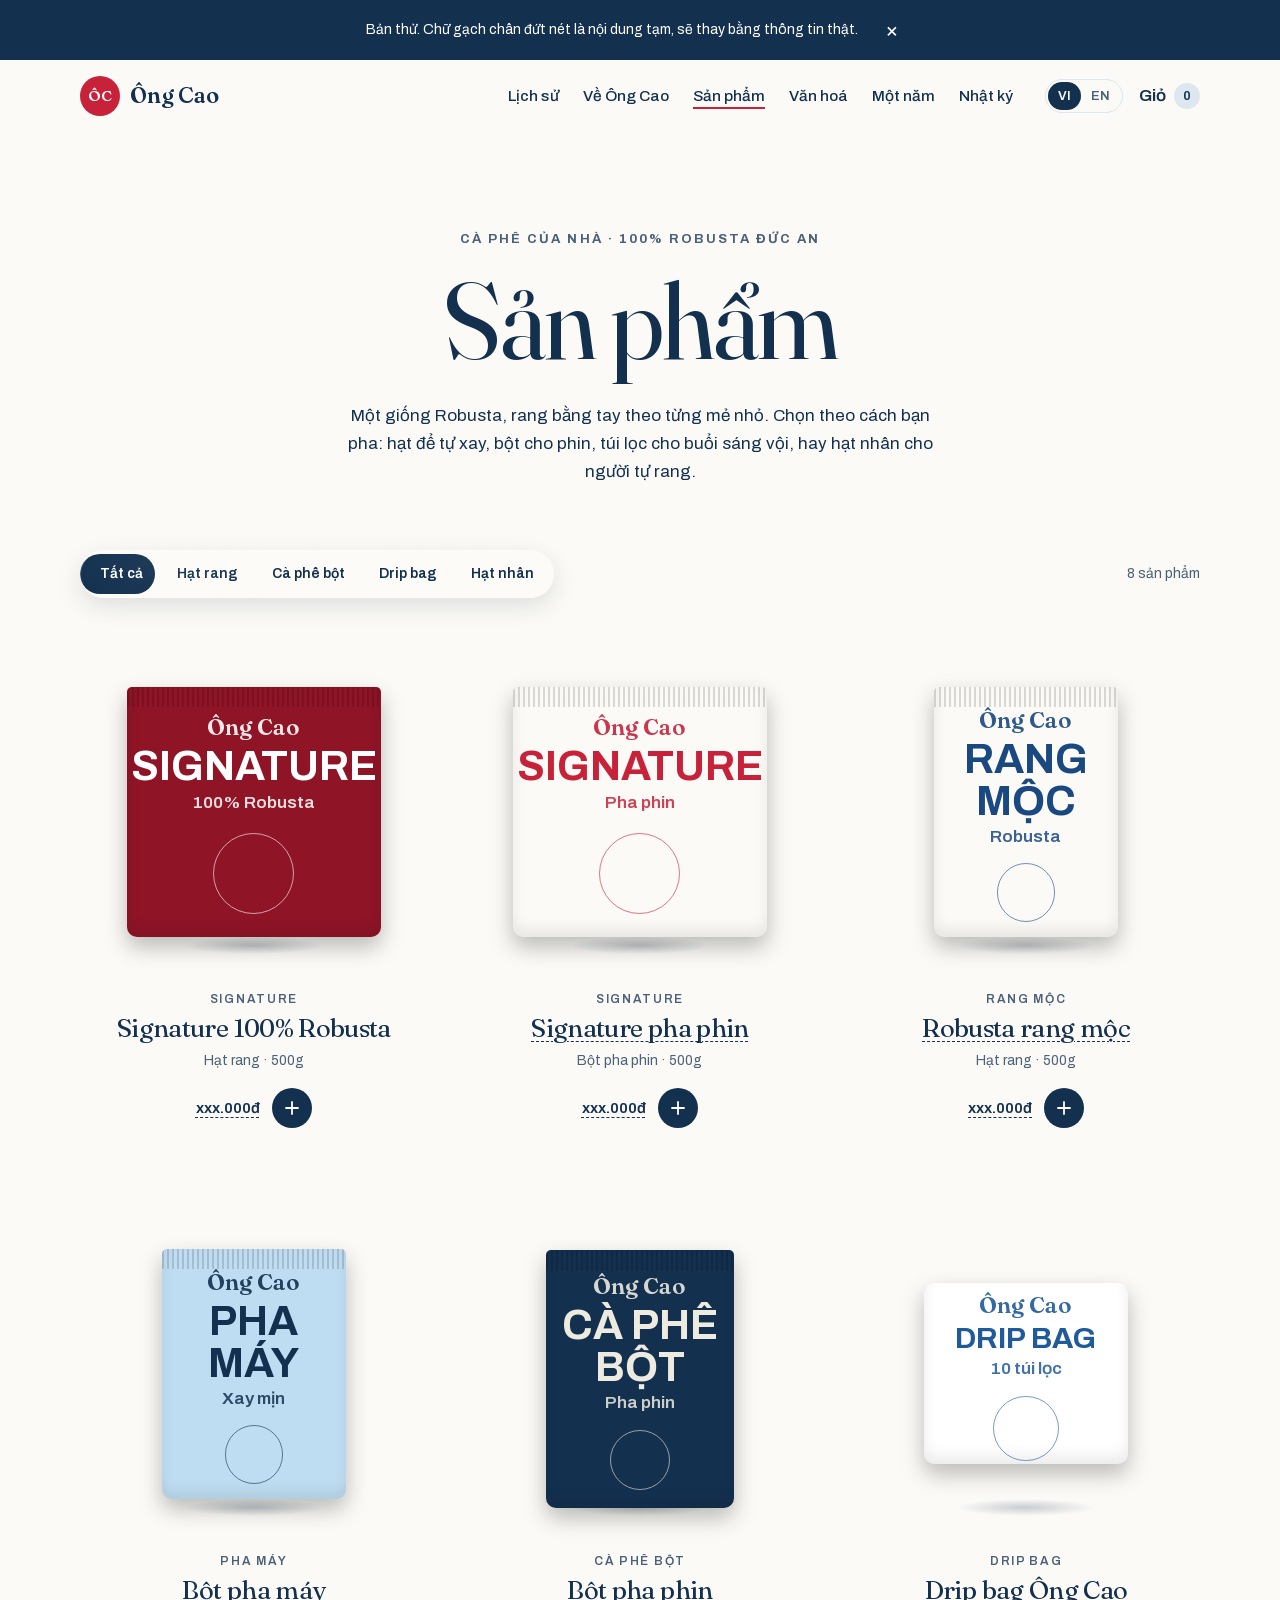
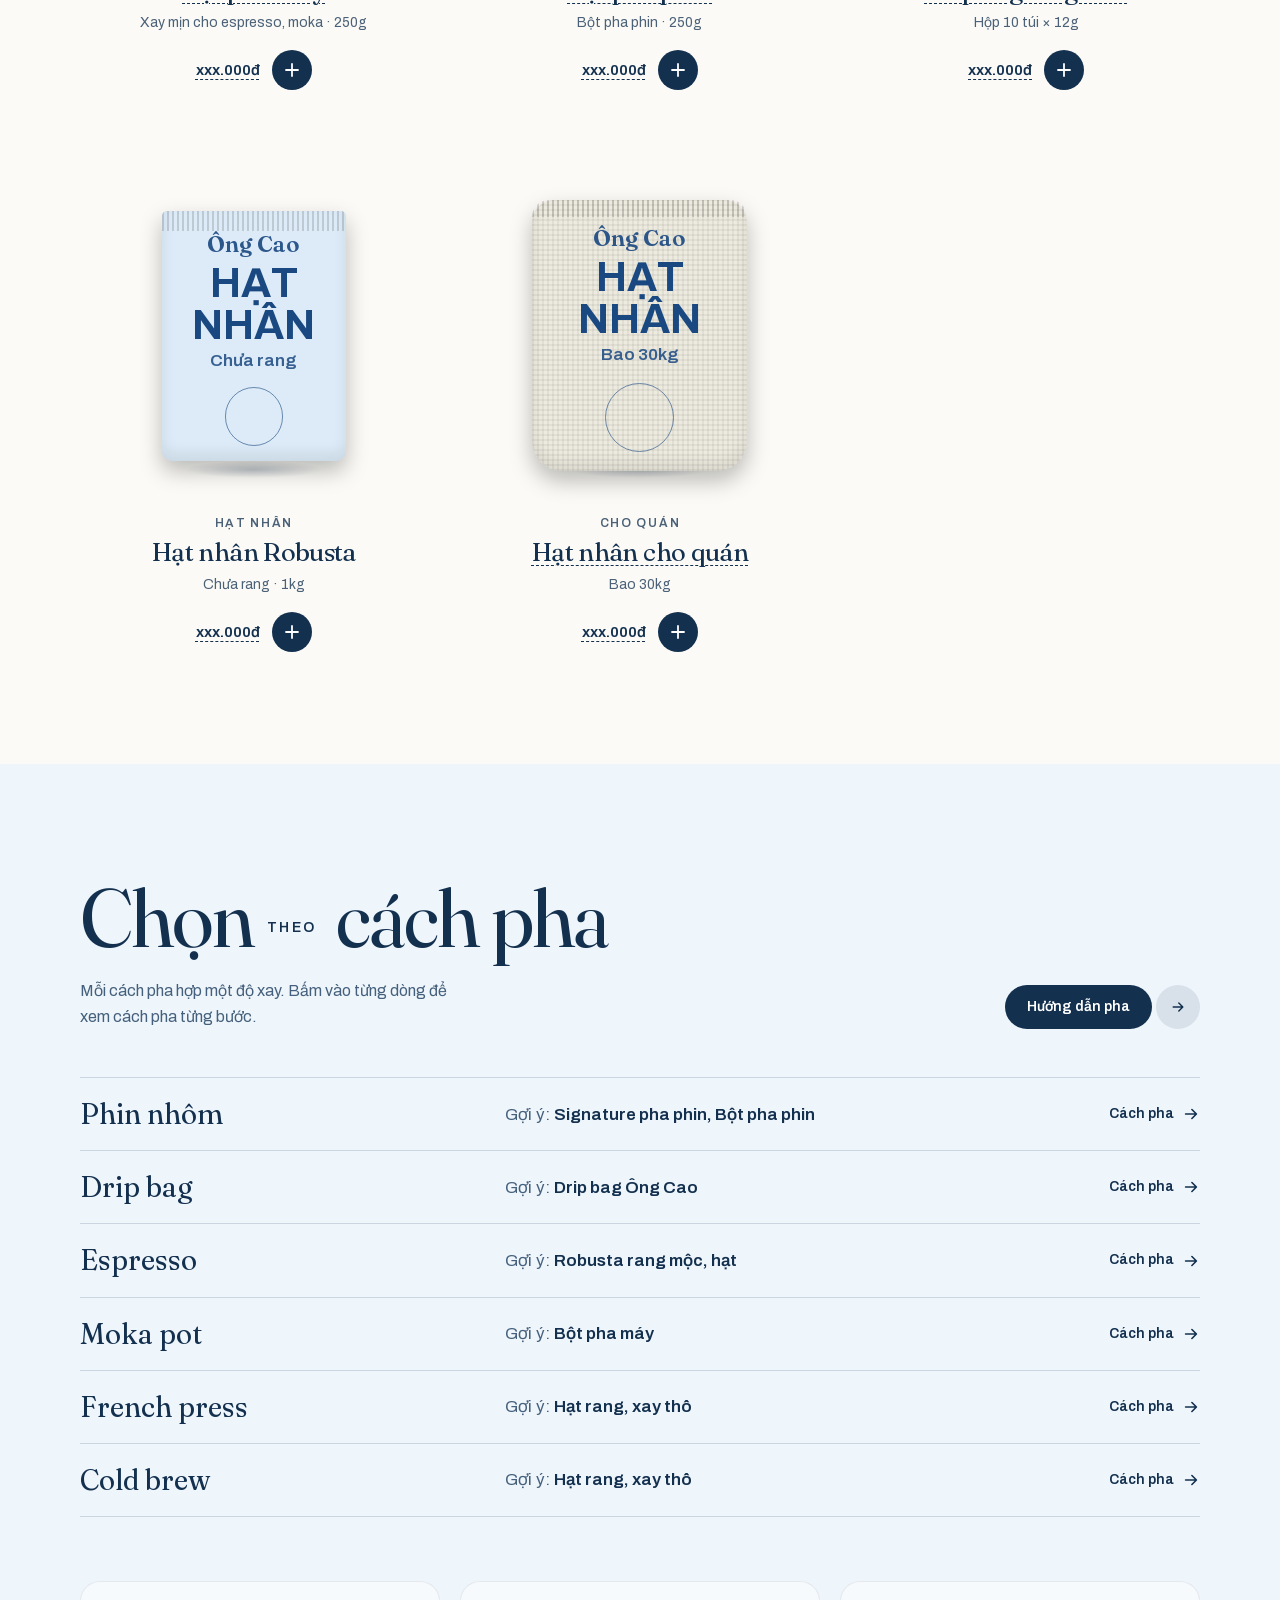
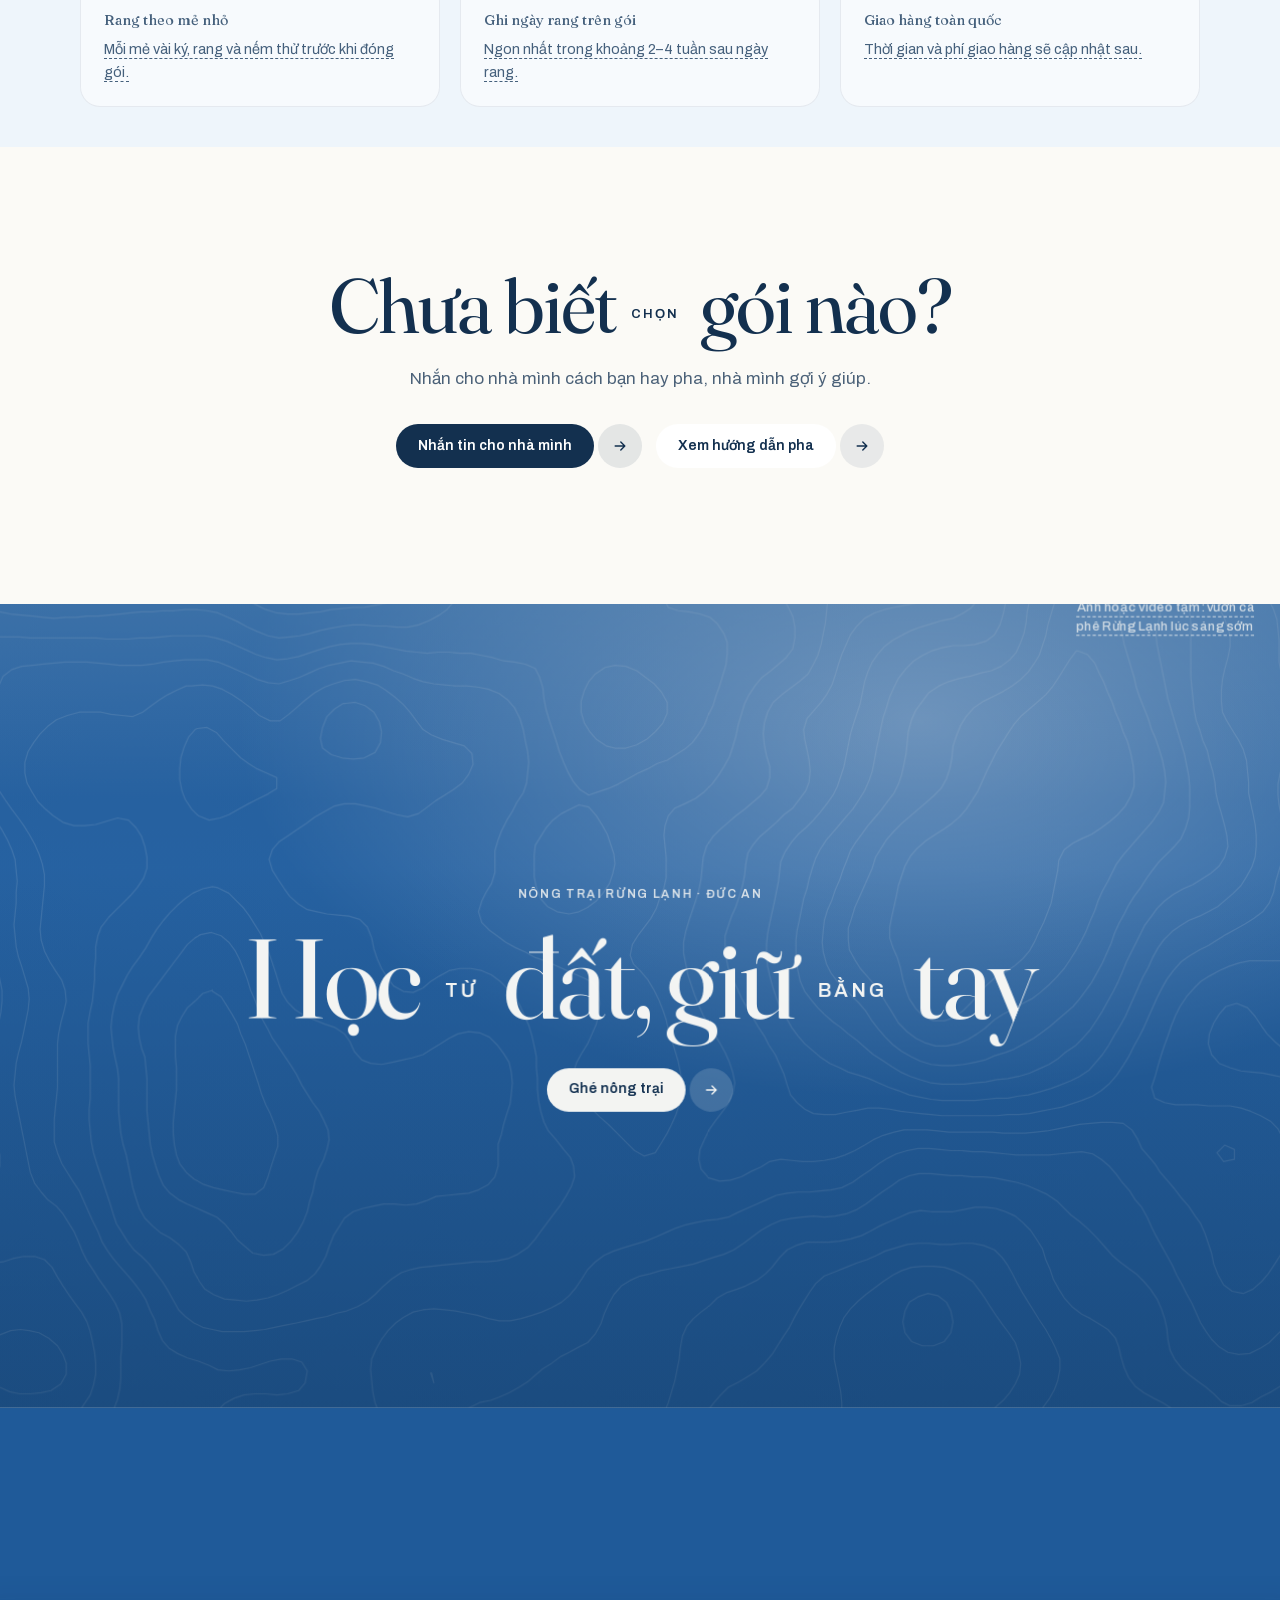
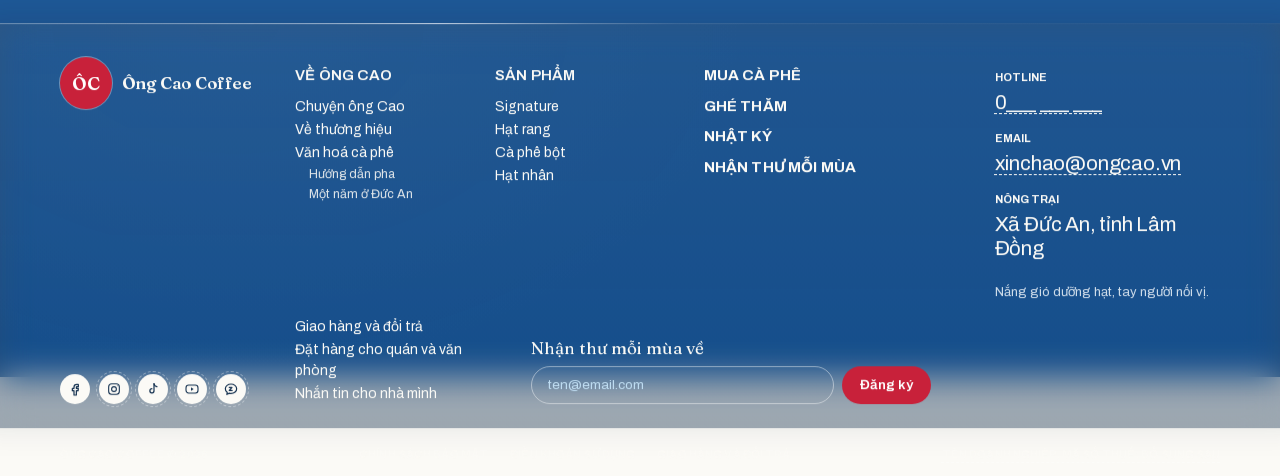
<file: san-pham.html>
<!doctype html>
<html lang="vi">
<head>
<meta charset="utf-8">
<meta name="viewport" content="width=device-width, initial-scale=1">
<!-- Bản thử: chặn Google lập chỉ mục. Xoá dòng dưới khi ra mắt chính thức. -->
<meta name="robots" content="noindex, nofollow">
<title>Sản phẩm | Ông Cao Coffee</title>
<meta name="description" content="Cà phê Robusta Ông Cao: hạt rang, bột pha phin, bột pha máy, drip bag và hạt nhân từ Đức An.">
<link rel="canonical" href="https://khaipn2712.github.io/ong-cao-coffee/san-pham.html">
<link rel="icon" href="assets/img/favicon.svg" type="image/svg+xml">
<link rel="apple-touch-icon" href="assets/img/apple-touch-icon.png">
<meta name="theme-color" content="#FBFAF6">
<meta property="og:type" content="website">
<meta property="og:site_name" content="Ông Cao Coffee">
<meta property="og:locale" content="vi_VN">
<meta property="og:locale:alternate" content="en_US">
<meta property="og:title" content="Sản phẩm | Ông Cao Coffee">
<meta property="og:description" content="Cà phê Robusta Ông Cao: hạt rang, bột pha phin, bột pha máy, drip bag và hạt nhân từ Đức An.">
<meta property="og:url" content="https://khaipn2712.github.io/ong-cao-coffee/san-pham.html">
<meta property="og:image" content="https://khaipn2712.github.io/ong-cao-coffee/assets/img/og.png">
<meta property="og:image:width" content="1200">
<meta property="og:image:height" content="630">
<meta property="og:image:alt" content="Ông Cao Coffee, cà phê Robusta rang tay từ 1997 ở Đức An">
<meta name="twitter:card" content="summary_large_image">
<link rel="preload" href="assets/fonts/fraunces-latin.woff2" as="font" type="font/woff2" crossorigin>
<link rel="preload" href="assets/fonts/fraunces-vietnamese.woff2" as="font" type="font/woff2" crossorigin>
<link rel="preload" href="assets/fonts/archivo-latin.woff2" as="font" type="font/woff2" crossorigin>
<link rel="preload" href="assets/fonts/archivo-vietnamese.woff2" as="font" type="font/woff2" crossorigin>
<link rel="stylesheet" href="assets/styles.css?v=100">
<link rel="stylesheet" href="assets/pages.css?v=100">
<script>
  document.documentElement.classList.add('js');
  try { var l = localStorage.getItem('ongcao-lang'); if (l === 'en' || l === 'vi') document.documentElement.lang = l; } catch (e) {}
  try { if (sessionStorage.getItem('oc-draft-closed')) document.documentElement.classList.add('no-draft'); } catch (e) {}
  // Chuyển trang: bỏ qua hiệu ứng khi tab đang ẩn để trang không bị kẹt ở màn che
  addEventListener('pagereveal', function (e) { if (e.viewTransition && document.visibilityState === 'hidden') e.viewTransition.skipTransition(); });
  addEventListener('pageswap', function (e) { if (e.viewTransition && document.visibilityState === 'hidden') e.viewTransition.skipTransition(); });
</script>
</head>
<body class="page" data-page="san-pham">

<a class="skip" href="#main"><span lang="vi">Bỏ qua tới nội dung</span><span lang="en">Skip to content</span></a>

<div class="draft-note" id="draftNote" role="note">
  <p>
    <span lang="vi">Bản thử. Chữ gạch chân đứt nét là nội dung tạm, sẽ thay bằng thông tin thật.</span>
    <span lang="en">Draft. Dashed-underline text is placeholder content, to be replaced with real details.</span>
  </p>
  <button type="button" class="draft-note__close" id="draftClose" aria-label="Đóng ghi chú">×</button>
</div>

<!-- 0. Header -->
<header class="site-header" id="header">
  <div class="wrap header__inner">
    <a href="index.html" class="logo" aria-label="Ông Cao Coffee">
      <span class="logo__mark" aria-hidden="true">ÔC</span>
      <span class="logo__word">Ông Cao</span>
    </a>
    <nav class="nav" id="nav" aria-label="Chính">
      <a href="lich-su.html" data-page="lich-su"><span lang="vi">Lịch sử</span><span lang="en">History</span></a>
      <a href="ve-ong-cao.html" data-page="ve-ong-cao"><span lang="vi">Về Ông Cao</span><span lang="en">About</span></a>
      <a href="san-pham.html" data-page="san-pham"><span lang="vi">Sản phẩm</span><span lang="en">Products</span></a>
      <a href="van-hoa.html" data-page="van-hoa"><span lang="vi">Văn hoá</span><span lang="en">Culture</span></a>
      <a href="mot-nam.html" data-page="mot-nam"><span lang="vi">Một năm</span><span lang="en">The year</span></a>
      <a href="nhat-ky.html" data-page="nhat-ky"><span lang="vi">Nhật ký</span><span lang="en">Journal</span></a>
    </nav>
    <div class="header__tools">
      <div class="lang" role="group" aria-label="Ngôn ngữ / Language">
        <button type="button" data-set-lang="vi" aria-pressed="true">VI</button>
        <button type="button" data-set-lang="en" aria-pressed="false">EN</button>
      </div>
      <a href="san-pham.html" class="cart" id="cart" aria-live="polite">
        <span lang="vi">Giỏ</span><span lang="en">Cart</span>
        <span class="cart__count" id="cartCount">0</span>
      </a>
      <button type="button" class="menu-btn" id="menuBtn" aria-expanded="false" aria-controls="nav">
        <span lang="vi">Menu</span><span lang="en">Menu</span>
      </button>
    </div>
  </div>
</header>

<main id="main">

<div class="prods-zone" id="prodsZone">
<section class="phero phero--prod" data-reveal>
  <div class="wrap phero__inner">
    <p class="kicker"><span lang="vi">Cà phê của nhà · 100% Robusta Đức An</span><span lang="en">Coffee from home · 100% Robusta from Đức An</span></p>
    <h1 class="bigt "><span lang="vi"><span class="bw">Sản phẩm</span></span><span lang="en"><span class="bw">Products</span></span></h1>
    <p class="phero__lead"><span lang="vi">Một giống Robusta, rang bằng tay theo từng mẻ nhỏ. Chọn theo cách bạn pha: hạt để tự xay, bột cho phin, túi lọc cho buổi sáng vội, hay hạt nhân cho người tự rang.</span><span lang="en">One Robusta, roasted by hand in small batches. Pick by how you brew: beans to grind yourself, ground coffee for the phin, drip bags for rushed mornings, or green beans if you roast at home.</span></p>
  </div>
</section>
<section class="prods-sec" aria-label="Danh sách sản phẩm">
  <div class="wrap">
    <div class="prods-bar">
      <div class="chips lg" role="tablist" aria-label="Lọc"><span class="chips__pill" aria-hidden="true"></span><button type="button" class="chip" role="tab" data-v="all" aria-selected="true"><span lang="vi">Tất cả</span><span lang="en">All</span></button><button type="button" class="chip" role="tab" data-v="hat-rang" aria-selected="false"><span lang="vi">Hạt rang</span><span lang="en">Beans</span></button><button type="button" class="chip" role="tab" data-v="bot" aria-selected="false"><span lang="vi">Cà phê bột</span><span lang="en">Ground</span></button><button type="button" class="chip" role="tab" data-v="drip" aria-selected="false"><span lang="vi">Drip bag</span><span lang="en">Drip bag</span></button><button type="button" class="chip" role="tab" data-v="hat-nhan" aria-selected="false"><span lang="vi">Hạt nhân</span><span lang="en">Green beans</span></button></div>
      <p id="prodCount"></p>
    </div>
    <h2 class="sr-only" id="prodsHeading"><span lang="vi">Danh sách sản phẩm</span><span lang="en">Product list</span></h2>
    <ul class="prods" aria-labelledby="prodsHeading">
      <li class="prod" data-cat="hat-rang" style="--tile: var(--paper-200); --bag: var(--cherry-700); --bag-ink: #FFFFFF; --d: 0" data-rv>
        <a class="prod__link" aria-disabled="true">
          <span class="prod__stage"><span class="bag" aria-hidden="true"><span class="bag__brand">Ông Cao</span><span class="bag__name"><span lang="vi">Signature</span><span lang="en">Signature</span></span><span class="bag__sub"><span lang="vi">100% Robusta</span><span lang="en">100% Robusta</span></span><span class="bag__seal"></span></span></span>
          <span class="prod__script"><span lang="vi">Signature</span><span lang="en">Signature</span></span>
          <h3 class="prod__name"><span lang="vi">Signature 100% Robusta</span><span lang="en">Signature 100% Robusta</span></h3>
          <span class="prod__type"><span lang="vi">Hạt rang · 500g</span><span lang="en">Beans · 500g</span></span>
        </a>
        <div class="prod__row">
          <p class="prod__price tam">xxx.000đ</p>
          <button type="button" class="prod__add" data-add="Signature 100% Robusta, hạt rang" aria-label="Thêm vào giỏ: Signature 100% Robusta, hạt rang"><svg viewBox="0 0 20 20" aria-hidden="true"><path d="M10 4v12M4 10h12"/></svg><span><span lang="vi">Thêm vào giỏ</span><span lang="en">Add to cart</span></span></button>
        </div>
      </li>
      <li class="prod" data-cat="bot" style="--tile: var(--paper-200); --bag: var(--blossom); --bag-ink: var(--cherry-500); --d: 1" data-rv>
        <a class="prod__link" aria-disabled="true">
          <span class="prod__stage"><span class="bag" aria-hidden="true"><span class="bag__brand">Ông Cao</span><span class="bag__name"><span lang="vi">Signature</span><span lang="en">Signature</span></span><span class="bag__sub"><span lang="vi">Pha phin</span><span lang="en">Phin grind</span></span><span class="bag__seal"></span></span></span>
          <span class="prod__script"><span lang="vi">Signature</span><span lang="en">Signature</span></span>
          <h3 class="prod__name tam"><span lang="vi">Signature pha phin</span><span lang="en">Signature phin grind</span></h3>
          <span class="prod__type"><span lang="vi">Bột pha phin · 500g</span><span lang="en">Phin grind · 500g</span></span>
        </a>
        <div class="prod__row">
          <p class="prod__price tam">xxx.000đ</p>
          <button type="button" class="prod__add" data-add="Signature pha phin" aria-label="Thêm vào giỏ: Signature pha phin"><svg viewBox="0 0 20 20" aria-hidden="true"><path d="M10 4v12M4 10h12"/></svg><span><span lang="vi">Thêm vào giỏ</span><span lang="en">Add to cart</span></span></button>
        </div>
      </li>
      <li class="prod" data-cat="hat-rang" style="--tile: var(--paper-200); --bag: var(--blossom); --bag-ink: var(--sky-700); --d: 2" data-rv>
        <a class="prod__link" aria-disabled="true">
          <span class="prod__stage"><span class="bag" aria-hidden="true"><span class="bag__brand">Ông Cao</span><span class="bag__name"><span lang="vi">Rang mộc</span><span lang="en">Pure roast</span></span><span class="bag__sub"><span lang="vi">Robusta</span><span lang="en">Robusta</span></span><span class="bag__seal"></span></span></span>
          <span class="prod__script"><span lang="vi">Rang mộc</span><span lang="en">Pure roast</span></span>
          <h3 class="prod__name tam"><span lang="vi">Robusta rang mộc</span><span lang="en">Pure roast Robusta</span></h3>
          <span class="prod__type"><span lang="vi">Hạt rang · 500g</span><span lang="en">Beans · 500g</span></span>
        </a>
        <div class="prod__row">
          <p class="prod__price tam">xxx.000đ</p>
          <button type="button" class="prod__add" data-add="Robusta rang mộc" aria-label="Thêm vào giỏ: Robusta rang mộc"><svg viewBox="0 0 20 20" aria-hidden="true"><path d="M10 4v12M4 10h12"/></svg><span><span lang="vi">Thêm vào giỏ</span><span lang="en">Add to cart</span></span></button>
        </div>
      </li>
      <li class="prod" data-cat="bot" style="--tile: var(--paper-200); --bag: var(--sky-200); --bag-ink: var(--ink); --d: 0" data-rv>
        <a class="prod__link" aria-disabled="true">
          <span class="prod__stage"><span class="bag" aria-hidden="true"><span class="bag__brand">Ông Cao</span><span class="bag__name"><span lang="vi">Pha máy</span><span lang="en">Espresso</span></span><span class="bag__sub"><span lang="vi">Xay mịn</span><span lang="en">Fine grind</span></span><span class="bag__seal"></span></span></span>
          <span class="prod__script"><span lang="vi">Pha máy</span><span lang="en">Espresso</span></span>
          <h3 class="prod__name tam"><span lang="vi">Bột pha máy</span><span lang="en">Espresso grind</span></h3>
          <span class="prod__type"><span lang="vi">Xay mịn cho espresso, moka · 250g</span><span lang="en">Fine grind for espresso, moka · 250g</span></span>
        </a>
        <div class="prod__row">
          <p class="prod__price tam">xxx.000đ</p>
          <button type="button" class="prod__add" data-add="Bột pha máy" aria-label="Thêm vào giỏ: Bột pha máy"><svg viewBox="0 0 20 20" aria-hidden="true"><path d="M10 4v12M4 10h12"/></svg><span><span lang="vi">Thêm vào giỏ</span><span lang="en">Add to cart</span></span></button>
        </div>
      </li>
      <li class="prod" data-cat="bot" style="--tile: var(--paper-200); --bag: var(--ink); --bag-ink: var(--paper-200); --d: 1" data-rv>
        <a class="prod__link" aria-disabled="true">
          <span class="prod__stage"><span class="bag" aria-hidden="true"><span class="bag__brand">Ông Cao</span><span class="bag__name"><span lang="vi">Cà phê bột</span><span lang="en">Ground</span></span><span class="bag__sub"><span lang="vi">Pha phin</span><span lang="en">For the phin</span></span><span class="bag__seal"></span></span></span>
          <span class="prod__script"><span lang="vi">Cà phê bột</span><span lang="en">Ground</span></span>
          <h3 class="prod__name tam"><span lang="vi">Bột pha phin</span><span lang="en">Phin-ground coffee</span></h3>
          <span class="prod__type"><span lang="vi">Bột pha phin · 250g</span><span lang="en">Phin grind · 250g</span></span>
        </a>
        <div class="prod__row">
          <p class="prod__price tam">xxx.000đ</p>
          <button type="button" class="prod__add" data-add="Bột pha phin" aria-label="Thêm vào giỏ: Bột pha phin"><svg viewBox="0 0 20 20" aria-hidden="true"><path d="M10 4v12M4 10h12"/></svg><span><span lang="vi">Thêm vào giỏ</span><span lang="en">Add to cart</span></span></button>
        </div>
      </li>
      <li class="prod" data-cat="drip" style="--tile: var(--paper-200); --bag: #FFFFFF; --bag-ink: var(--sky-600); --d: 2" data-rv>
        <a class="prod__link" aria-disabled="true">
          <span class="prod__stage"><span class="bag bag--box" aria-hidden="true"><span class="bag__brand">Ông Cao</span><span class="bag__name"><span lang="vi">Drip bag</span><span lang="en">Drip bag</span></span><span class="bag__sub"><span lang="vi">10 túi lọc</span><span lang="en">10 bags</span></span><span class="bag__seal"></span></span></span>
          <span class="prod__script"><span lang="vi">Drip bag</span><span lang="en">Drip bag</span></span>
          <h3 class="prod__name tam"><span lang="vi">Drip bag Ông Cao</span><span lang="en">Ông Cao drip bag</span></h3>
          <span class="prod__type"><span lang="vi">Hộp 10 túi × 12g</span><span lang="en">Box of 10 × 12g</span></span>
        </a>
        <div class="prod__row">
          <p class="prod__price tam">xxx.000đ</p>
          <button type="button" class="prod__add" data-add="Drip bag Ông Cao" aria-label="Thêm vào giỏ: Drip bag Ông Cao"><svg viewBox="0 0 20 20" aria-hidden="true"><path d="M10 4v12M4 10h12"/></svg><span><span lang="vi">Thêm vào giỏ</span><span lang="en">Add to cart</span></span></button>
        </div>
      </li>
      <li class="prod" data-cat="hat-nhan" style="--tile: var(--paper-200); --bag: var(--sky-100); --bag-ink: var(--sky-700); --d: 0" data-rv>
        <a class="prod__link" aria-disabled="true">
          <span class="prod__stage"><span class="bag" aria-hidden="true"><span class="bag__brand">Ông Cao</span><span class="bag__name"><span lang="vi">Hạt nhân</span><span lang="en">Green</span></span><span class="bag__sub"><span lang="vi">Chưa rang</span><span lang="en">Unroasted</span></span><span class="bag__seal"></span></span></span>
          <span class="prod__script"><span lang="vi">Hạt nhân</span><span lang="en">Green</span></span>
          <h3 class="prod__name"><span lang="vi">Hạt nhân Robusta</span><span lang="en">Green Robusta beans</span></h3>
          <span class="prod__type"><span lang="vi">Chưa rang · 1kg</span><span lang="en">Unroasted · 1kg</span></span>
        </a>
        <div class="prod__row">
          <p class="prod__price tam">xxx.000đ</p>
          <button type="button" class="prod__add" data-add="Hạt nhân Robusta" aria-label="Thêm vào giỏ: Hạt nhân Robusta"><svg viewBox="0 0 20 20" aria-hidden="true"><path d="M10 4v12M4 10h12"/></svg><span><span lang="vi">Thêm vào giỏ</span><span lang="en">Add to cart</span></span></button>
        </div>
      </li>
      <li class="prod" data-cat="hat-nhan" style="--tile: var(--paper-200); --bag: var(--paper-200); --bag-ink: var(--sky-700); --d: 1" data-rv>
        <a class="prod__link" aria-disabled="true">
          <span class="prod__stage"><span class="bag bag--sack" aria-hidden="true"><span class="bag__brand">Ông Cao</span><span class="bag__name"><span lang="vi">Hạt nhân</span><span lang="en">Green</span></span><span class="bag__sub"><span lang="vi">Bao 30kg</span><span lang="en">30kg sack</span></span><span class="bag__seal"></span></span></span>
          <span class="prod__script"><span lang="vi">Cho quán</span><span lang="en">For cafés</span></span>
          <h3 class="prod__name tam"><span lang="vi">Hạt nhân cho quán</span><span lang="en">Green beans for cafés</span></h3>
          <span class="prod__type"><span lang="vi">Bao 30kg</span><span lang="en">30kg sack</span></span>
        </a>
        <div class="prod__row">
          <p class="prod__price tam">xxx.000đ</p>
          <button type="button" class="prod__add" data-add="Hạt nhân cho quán, bao 30kg" aria-label="Thêm vào giỏ: Hạt nhân cho quán, bao 30kg"><svg viewBox="0 0 20 20" aria-hidden="true"><path d="M10 4v12M4 10h12"/></svg><span><span lang="vi">Thêm vào giỏ</span><span lang="en">Add to cart</span></span></button>
        </div>
      </li>
    </ul>
  </div>
</section>
</div>
<div class="pfilter" data-light><div class="chips lg" role="tablist" aria-label="Lọc"><span class="chips__pill" aria-hidden="true"></span><button type="button" class="chip" role="tab" data-v="all" aria-selected="true"><span lang="vi">Tất cả</span><span lang="en">All</span></button><button type="button" class="chip" role="tab" data-v="hat-rang" aria-selected="false"><span lang="vi">Hạt rang</span><span lang="en">Beans</span></button><button type="button" class="chip" role="tab" data-v="bot" aria-selected="false"><span lang="vi">Cà phê bột</span><span lang="en">Ground</span></button><button type="button" class="chip" role="tab" data-v="drip" aria-selected="false"><span lang="vi">Drip bag</span><span lang="en">Drip bag</span></button><button type="button" class="chip" role="tab" data-v="hat-nhan" aria-selected="false"><span lang="vi">Hạt nhân</span><span lang="en">Green beans</span></button></div></div>

<section class="pmatch">
  <div class="wrap">
    <div class="sec-head" data-reveal>
      <div>
        <h2 class="bigt "><span lang="vi"><span class="bw">Chọn</span> <span class="bw"><span class="bigt__s">theo</span> cách pha</span></span><span lang="en"><span class="bw">Choose</span> <span class="bw"><span class="bigt__s">by</span> brew method</span></span></h2>
        <p class="sec-head__lead"><span lang="vi">Mỗi cách pha hợp một độ xay. Bấm vào từng dòng để xem cách pha từng bước.</span><span lang="en">Each method suits a grind. Tap a row for the step-by-step guide.</span></p>
      </div>
      <div class="pill-btn pill-btn--ink"><a href="van-hoa.html#pha" class="pill-btn__label"><span lang="vi">Hướng dẫn pha</span><span lang="en">Brewing guide</span></a><a href="van-hoa.html#pha" class="pill-btn__icon" tabindex="-1" aria-hidden="true"><span class="pill-btn__arrow"><svg viewBox="0 0 20 20"><path d="M4 10h11M11 5l5 5-5 5"/></svg></span><span class="pill-btn__arrow pill-btn__arrow--next"><svg viewBox="0 0 20 20"><path d="M4 10h11M11 5l5 5-5 5"/></svg></span></a></div>
    </div>
    <div class="pmatch__list">
      <a class="pmatch__row" href="van-hoa.html#pha-phin" data-rv style="--d: 0">
        <span class="pmatch__method"><span lang="vi">Phin nhôm</span><span lang="en">Aluminium phin</span></span>
        <span class="pmatch__pick"><span lang="vi">Gợi ý: <b>Signature pha phin, Bột pha phin</b></span><span lang="en">Try: <b>Signature phin grind, Phin-ground coffee</b></span></span>
        <span class="pmatch__go"><span lang="vi">Cách pha</span><span lang="en">How to brew</span><svg class="arr" viewBox="0 0 20 20" aria-hidden="true"><path d="M4 10h11M11 5l5 5-5 5"/></svg></span>
      </a>
      <a class="pmatch__row" href="van-hoa.html#pha-drip" data-rv style="--d: 1">
        <span class="pmatch__method"><span lang="vi">Drip bag</span><span lang="en">Drip bag</span></span>
        <span class="pmatch__pick"><span lang="vi">Gợi ý: <b>Drip bag Ông Cao</b></span><span lang="en">Try: <b>Ông Cao drip bag</b></span></span>
        <span class="pmatch__go"><span lang="vi">Cách pha</span><span lang="en">How to brew</span><svg class="arr" viewBox="0 0 20 20" aria-hidden="true"><path d="M4 10h11M11 5l5 5-5 5"/></svg></span>
      </a>
      <a class="pmatch__row" href="van-hoa.html#pha-espresso" data-rv style="--d: 2">
        <span class="pmatch__method"><span lang="vi">Espresso</span><span lang="en">Espresso</span></span>
        <span class="pmatch__pick"><span lang="vi">Gợi ý: <b>Robusta rang mộc, hạt</b></span><span lang="en">Try: <b>Pure roast Robusta, beans</b></span></span>
        <span class="pmatch__go"><span lang="vi">Cách pha</span><span lang="en">How to brew</span><svg class="arr" viewBox="0 0 20 20" aria-hidden="true"><path d="M4 10h11M11 5l5 5-5 5"/></svg></span>
      </a>
      <a class="pmatch__row" href="van-hoa.html#pha-moka" data-rv style="--d: 3">
        <span class="pmatch__method"><span lang="vi">Moka pot</span><span lang="en">Moka pot</span></span>
        <span class="pmatch__pick"><span lang="vi">Gợi ý: <b>Bột pha máy</b></span><span lang="en">Try: <b>Espresso grind</b></span></span>
        <span class="pmatch__go"><span lang="vi">Cách pha</span><span lang="en">How to brew</span><svg class="arr" viewBox="0 0 20 20" aria-hidden="true"><path d="M4 10h11M11 5l5 5-5 5"/></svg></span>
      </a>
      <a class="pmatch__row" href="van-hoa.html#pha-french" data-rv style="--d: 4">
        <span class="pmatch__method"><span lang="vi">French press</span><span lang="en">French press</span></span>
        <span class="pmatch__pick"><span lang="vi">Gợi ý: <b>Hạt rang, xay thô</b></span><span lang="en">Try: <b>Beans, coarse grind</b></span></span>
        <span class="pmatch__go"><span lang="vi">Cách pha</span><span lang="en">How to brew</span><svg class="arr" viewBox="0 0 20 20" aria-hidden="true"><path d="M4 10h11M11 5l5 5-5 5"/></svg></span>
      </a>
      <a class="pmatch__row" href="van-hoa.html#pha-cold" data-rv style="--d: 5">
        <span class="pmatch__method"><span lang="vi">Cold brew</span><span lang="en">Cold brew</span></span>
        <span class="pmatch__pick"><span lang="vi">Gợi ý: <b>Hạt rang, xay thô</b></span><span lang="en">Try: <b>Beans, coarse grind</b></span></span>
        <span class="pmatch__go"><span lang="vi">Cách pha</span><span lang="en">How to brew</span><svg class="arr" viewBox="0 0 20 20" aria-hidden="true"><path d="M4 10h11M11 5l5 5-5 5"/></svg></span>
      </a>
    </div>
    <div class="pperks">
      <div class="pperk" data-rv><b><span lang="vi">Rang theo mẻ nhỏ</span><span lang="en">Small-batch roasts</span></b><span class="tam"><span lang="vi">Mỗi mẻ vài ký, rang và nếm thử trước khi đóng gói.</span><span lang="en">A few kilos per batch, roasted and tasted before packing.</span></span></div>
      <div class="pperk" data-rv style="--d: 1"><b><span lang="vi">Ghi ngày rang trên gói</span><span lang="en">Roast date on every bag</span></b><span class="tam"><span lang="vi">Ngon nhất trong khoảng 2–4 tuần sau ngày rang.</span><span lang="en">Best within about 2–4 weeks of roasting.</span></span></div>
      <div class="pperk" data-rv style="--d: 2"><b><span lang="vi">Giao hàng toàn quốc</span><span lang="en">Nationwide delivery</span></b><span class="tam"><span lang="vi">Thời gian và phí giao hàng sẽ cập nhật sau.</span><span lang="en">Delivery times and fees to be added.</span></span></div>
    </div>
  </div>
</section>

<section class="pcta" data-reveal>
  <div class="wrap">
    <h2 class="bigt "><span lang="vi"><span class="bw">Chưa biết</span> <span class="bw"><span class="bigt__s">chọn</span> gói nào?</span></span><span lang="en"><span class="bw">Not sure</span> <span class="bw"><span class="bigt__s">which</span> bag?</span></span></h2>
    <p class="pcta__lead"><span lang="vi">Nhắn cho nhà mình cách bạn hay pha, nhà mình gợi ý giúp.</span><span lang="en">Tell us how you usually brew and we will suggest one.</span></p>
    <div class="pcta__btns"><div class="pill-btn pill-btn--ink"><a href="https://facebook.com/OngCaoCoffee" class="pill-btn__label"><span lang="vi">Nhắn tin cho nhà mình</span><span lang="en">Message the family</span></a><a href="https://facebook.com/OngCaoCoffee" class="pill-btn__icon" tabindex="-1" aria-hidden="true"><span class="pill-btn__arrow"><svg viewBox="0 0 20 20"><path d="M4 10h11M11 5l5 5-5 5"/></svg></span><span class="pill-btn__arrow pill-btn__arrow--next"><svg viewBox="0 0 20 20"><path d="M4 10h11M11 5l5 5-5 5"/></svg></span></a></div><div class="pill-btn pill-btn--light"><a href="van-hoa.html#pha" class="pill-btn__label"><span lang="vi">Xem hướng dẫn pha</span><span lang="en">See the brewing guide</span></a><a href="van-hoa.html#pha" class="pill-btn__icon" tabindex="-1" aria-hidden="true"><span class="pill-btn__arrow"><svg viewBox="0 0 20 20"><path d="M4 10h11M11 5l5 5-5 5"/></svg></span><span class="pill-btn__arrow pill-btn__arrow--next"><svg viewBox="0 0 20 20"><path d="M4 10h11M11 5l5 5-5 5"/></svg></span></a></div></div>
  </div>
</section>
</main>

<!-- 9. Đăng ký + footer -->
<footer class="footer" data-light>
  <!-- Màn cuối (học footer của Delta): nền nông trại đứng yên, câu slogan lớn ở giữa;
       cuộn tiếp thì thẻ kính lớn trượt lên phủ qua, chứa toàn bộ thông tin footer -->
  <div class="footer__pre" id="footerPre">
    <div class="footer__bg" aria-hidden="true"><span class="ph__label tam"><span lang="vi">Ảnh hoặc video tạm: vườn cà phê Rừng Lạnh lúc sáng sớm</span><span lang="en">Placeholder photo or video: Rừng Lạnh orchard at dawn</span></span></div>
    <div class="footer__hero" id="footerHero">
      <p class="footer__kicker"><span lang="vi">Nông trại Rừng Lạnh · Đức An</span><span lang="en">Rừng Lạnh Farm · Đức An</span></p>
      <p class="footer__slogan">
        <span lang="vi"><span class="fw">Học <span class="footer__small">từ</span> đất,</span> <span class="fw">giữ <span class="footer__small">bằng</span> tay</span></span>
        <span lang="en" class="tam"><span class="fw">Learned <span class="footer__small">from</span> the land,</span> <span class="fw">kept <span class="footer__small">by</span> hand</span></span>
      </p>
      <div class="pill-btn footer__btn">
        <a href="index.html#ghe-shop" class="pill-btn__label"><span lang="vi">Ghé nông trại</span><span lang="en">Visit the farm</span></a>
        <a href="index.html#ghe-shop" class="pill-btn__icon" tabindex="-1" aria-hidden="true"><span class="pill-btn__arrow"><svg viewBox="0 0 20 20"><path d="M4 10h11M11 5l5 5-5 5"/></svg></span><span class="pill-btn__arrow pill-btn__arrow--next"><svg viewBox="0 0 20 20"><path d="M4 10h11M11 5l5 5-5 5"/></svg></span></a>
      </div>
    </div>
  </div>

  <!-- Thẻ kính lớn (học footer Delta): lúc đầu tràn mép và trượt chậm hơn tốc độ cuộn,
       rồi co lại cách mép, bo góc và bắt kịp nội dung -->
  <div class="footer__panel" id="footerPanel">
    <span class="footer__glass lg" id="footerGlass" aria-hidden="true"></span>
    <div class="footer__inner">
      <a href="index.html" class="logo footer__logo" aria-label="Ông Cao Coffee"><span class="logo__mark" aria-hidden="true">ÔC</span><span class="logo__word">Ông Cao Coffee</span></a>

      <div class="fcol fcol--a">
        <h3 class="fcol__h"><span lang="vi">Về Ông Cao</span><span lang="en">About Ông Cao</span></h3>
        <a href="lich-su.html"><span lang="vi">Chuyện ông Cao</span><span lang="en">Mr. Cao's story</span></a>
        <a href="ve-ong-cao.html"><span lang="vi">Về thương hiệu</span><span lang="en">About the brand</span></a>
        <a href="van-hoa.html"><span lang="vi">Văn hoá cà phê</span><span lang="en">Coffee culture</span></a>
        <span class="fcol__sub">
          <a href="van-hoa.html#pha"><span lang="vi">Hướng dẫn pha</span><span lang="en">Brewing guide</span></a>
          <a href="mot-nam.html"><span lang="vi">Một năm ở Đức An</span><span lang="en">A year in Đức An</span></a>
        </span>
      </div>
      <div class="fcol fcol--b">
        <h3 class="fcol__h"><span lang="vi">Sản phẩm</span><span lang="en">Products</span></h3>
        <a href="san-pham.html">Signature</a>
        <a href="san-pham.html"><span lang="vi">Hạt rang</span><span lang="en">Roasted beans</span></a>
        <a href="san-pham.html"><span lang="vi">Cà phê bột</span><span lang="en">Ground coffee</span></a>
        <a href="san-pham.html"><span lang="vi">Hạt nhân</span><span lang="en">Green beans</span></a>
      </div>
      <nav class="fcol fcol--c" aria-label="Footer">
        <a href="san-pham.html" class="fcol__big"><span lang="vi">Mua cà phê</span><span lang="en">Shop coffee</span></a>
        <a href="ve-ong-cao.html#noi-chon" class="fcol__big"><span lang="vi">Ghé thăm</span><span lang="en">Visit us</span></a>
        <a href="nhat-ky.html" class="fcol__big"><span lang="vi">Nhật ký</span><span lang="en">Journal</span></a>
        <a href="#signup" class="fcol__big"><span lang="vi">Nhận thư mỗi mùa</span><span lang="en">Seasonal letter</span></a>
      </nav>

      <dl class="footer__contact">
        <div><dt>Hotline</dt><dd class="tam">0___ ___ ___</dd></div>
        <div><dt>Email</dt><dd class="tam">xinchao@ongcao.vn</dd></div>
        <div><dt><span lang="vi">Nông trại</span><span lang="en">Farm</span></dt><dd><span lang="vi">Xã Đức An, tỉnh Lâm Đồng</span><span lang="en">Đức An Commune, Lâm Đồng</span></dd></div>
        <p class="footer__motto"><span lang="vi">Nắng gió dưỡng hạt, tay người nối vị.</span><span lang="en">Sun and wind nurture the bean, hands carry on its taste.</span></p>
      </dl>

      <ul class="social" aria-label="Mạng xã hội">
        <li><a href="https://facebook.com/OngCaoCoffee" class="social__a" aria-label="Facebook" target="_blank" rel="noopener"><svg viewBox="0 0 24 24" aria-hidden="true"><path d="M14.5 8.5h2.5V5h-2.5C12 5 10.5 6.6 10.5 9v2H8v3.5h2.5V21H14v-6.5h2.6l.4-3.5h-3V9.4c0-.6.2-.9.5-.9z"/></svg></a></li>
        <li><a aria-disabled="true" class="social__a tam" aria-label="Instagram"><svg viewBox="0 0 24 24" aria-hidden="true"><rect x="4" y="4" width="16" height="16" rx="4.5"/><circle cx="12" cy="12" r="3.6"/><circle cx="16.9" cy="7.1" r=".6" class="fill"/></svg></a></li>
        <li><a aria-disabled="true" class="social__a tam" aria-label="TikTok"><svg viewBox="0 0 24 24" aria-hidden="true"><path d="M13.5 4v10.6a3.1 3.1 0 1 1-3.1-3.1"/><path d="M13.5 4c.4 2.4 2 4 4.5 4.3"/></svg></a></li>
        <li><a aria-disabled="true" class="social__a tam" aria-label="YouTube"><svg viewBox="0 0 24 24" aria-hidden="true"><rect x="3" y="6" width="18" height="12" rx="4"/><path d="M10.5 9.5v5l4-2.5z" class="fill"/></svg></a></li>
        <li><a aria-disabled="true" class="social__a tam" aria-label="Zalo"><svg viewBox="0 0 24 24" aria-hidden="true"><path d="M12 4.5c-4.7 0-8.5 3.1-8.5 7 0 2.1 1.1 4 2.9 5.3L5.8 20l3.6-1.8c.8.2 1.7.3 2.6.3 4.7 0 8.5-3.1 8.5-7s-3.8-7-8.5-7z"/><path d="M9.3 9.5h4.2l-4.2 4.6h4.4"/></svg></a></li>
      </ul>

      <div class="fcol fcol--d">
        <a aria-disabled="true"><span lang="vi">Giao hàng và đổi trả</span><span lang="en">Shipping and returns</span></a>
        <a aria-disabled="true" class="tam"><span lang="vi">Đặt hàng cho quán và văn phòng</span><span lang="en">Orders for cafés and offices</span></a>
        <a href="https://facebook.com/OngCaoCoffee" target="_blank" rel="noopener"><span lang="vi">Nhắn tin cho nhà mình</span><span lang="en">Message the family</span></a>
      </div>

      <div class="footer__signup">
        <form class="signup" id="signup" novalidate>
      <div>
        <h3 class="signup__title"><span lang="vi">Nhận thư mỗi mùa về</span><span lang="en">Get a letter each new season</span></h3>
        
      </div>
      <div class="signup__field">
        <label for="email" class="sr-only">Email</label>
        <input id="email" type="email" placeholder="ten@email.com" autocomplete="email">
        <button type="submit" class="btn btn--buy"><span lang="vi">Đăng ký</span><span lang="en">Sign up</span></button>
        <p class="signup__msg" id="signupMsg" role="status"></p>
      </div>
    </form>
      </div>
    </div>

    <div class="footer__bar">
      <span>Ông Cao Coffee © 2026</span>
      <span class="footer__bar-links">
        <a aria-disabled="true"><span lang="vi">Chính sách bảo mật</span><span lang="en">Privacy policy</span></a>
        <a aria-disabled="true"><span lang="vi">Điều khoản sử dụng</span><span lang="en">Terms of use</span></a>
        <a aria-disabled="true"><span lang="vi">Giao hàng và đổi trả</span><span lang="en">Shipping and returns</span></a>
      </span>
      <span class="tam"><span lang="vi">Tên doanh nghiệp, mã số thuế: bổ sung sau</span><span lang="en">Company name, tax ID: to be added</span></span>
    </div>
  </div>
</footer>

<div class="toast" id="toast" role="status" aria-live="polite"></div>

<script src="assets/main.js?v=100"></script>
<script src="assets/pages.js?v=100"></script>
</body>
</html>
</file>
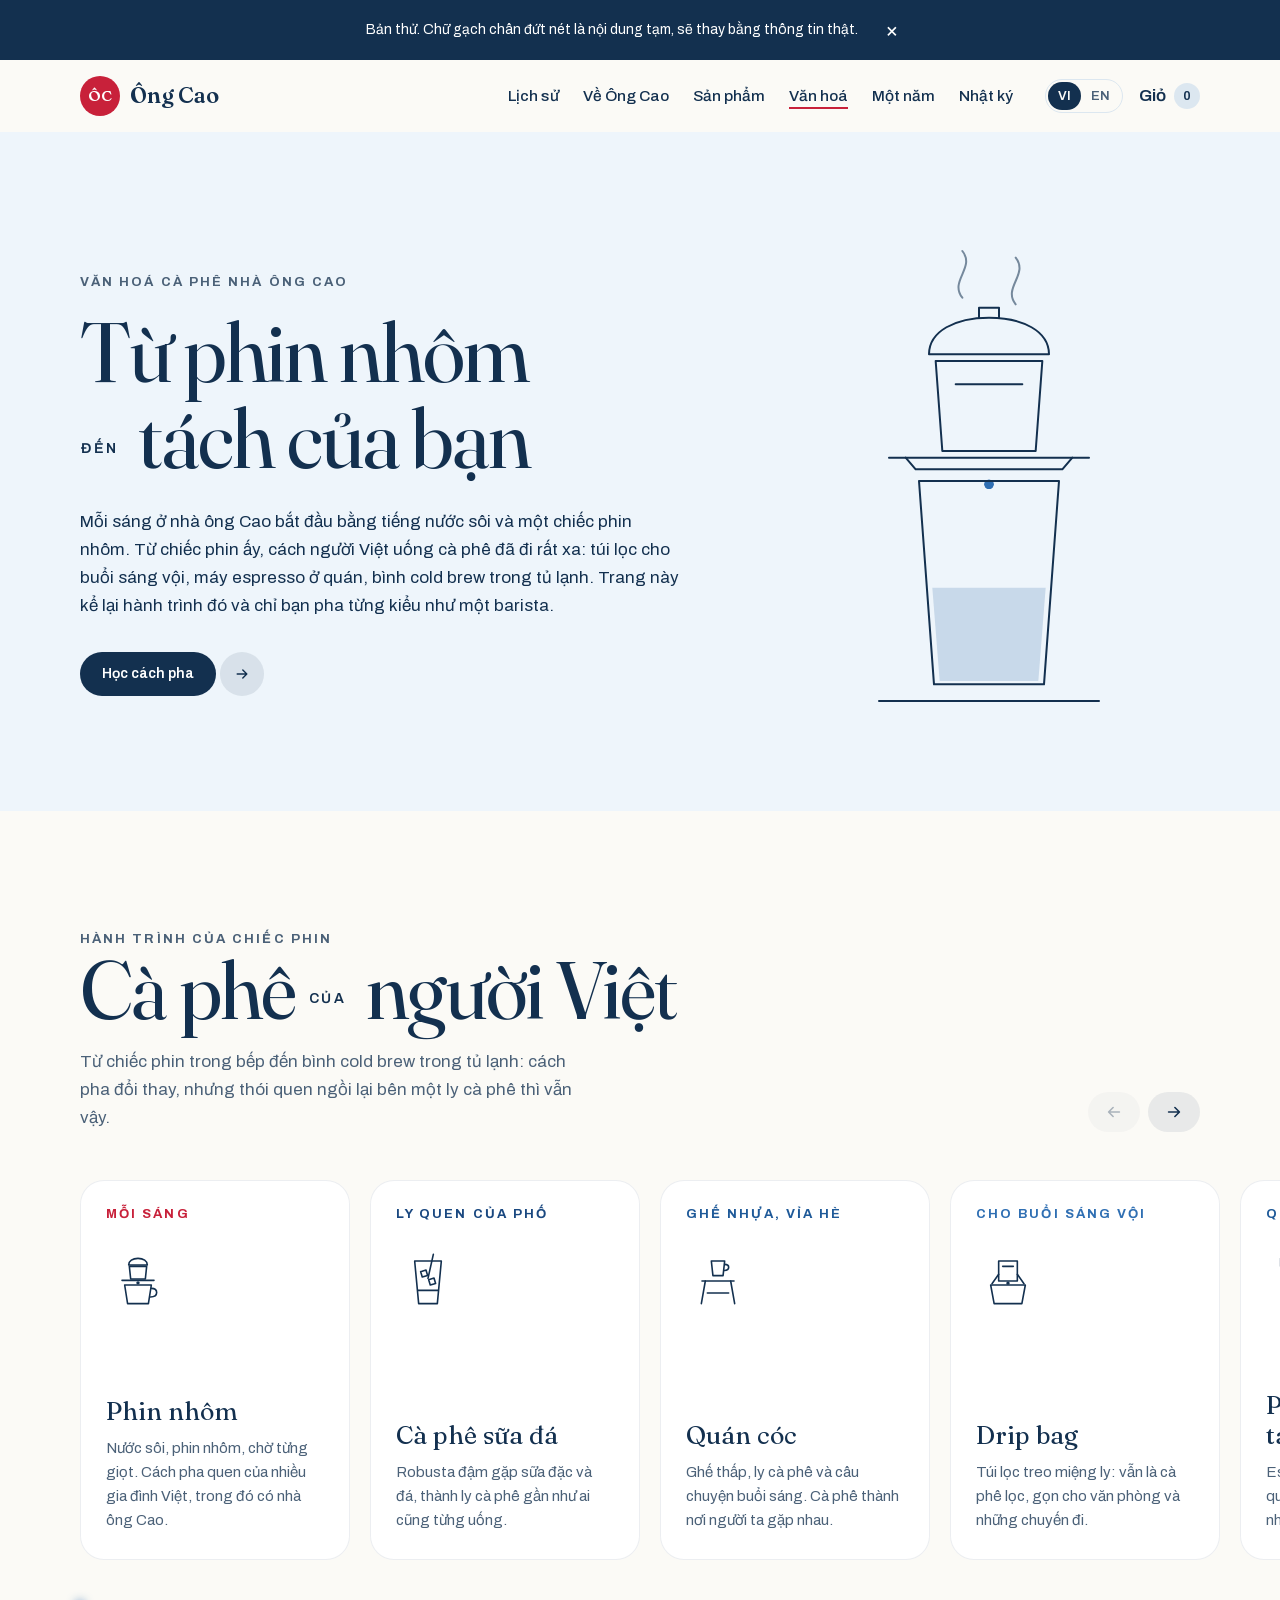
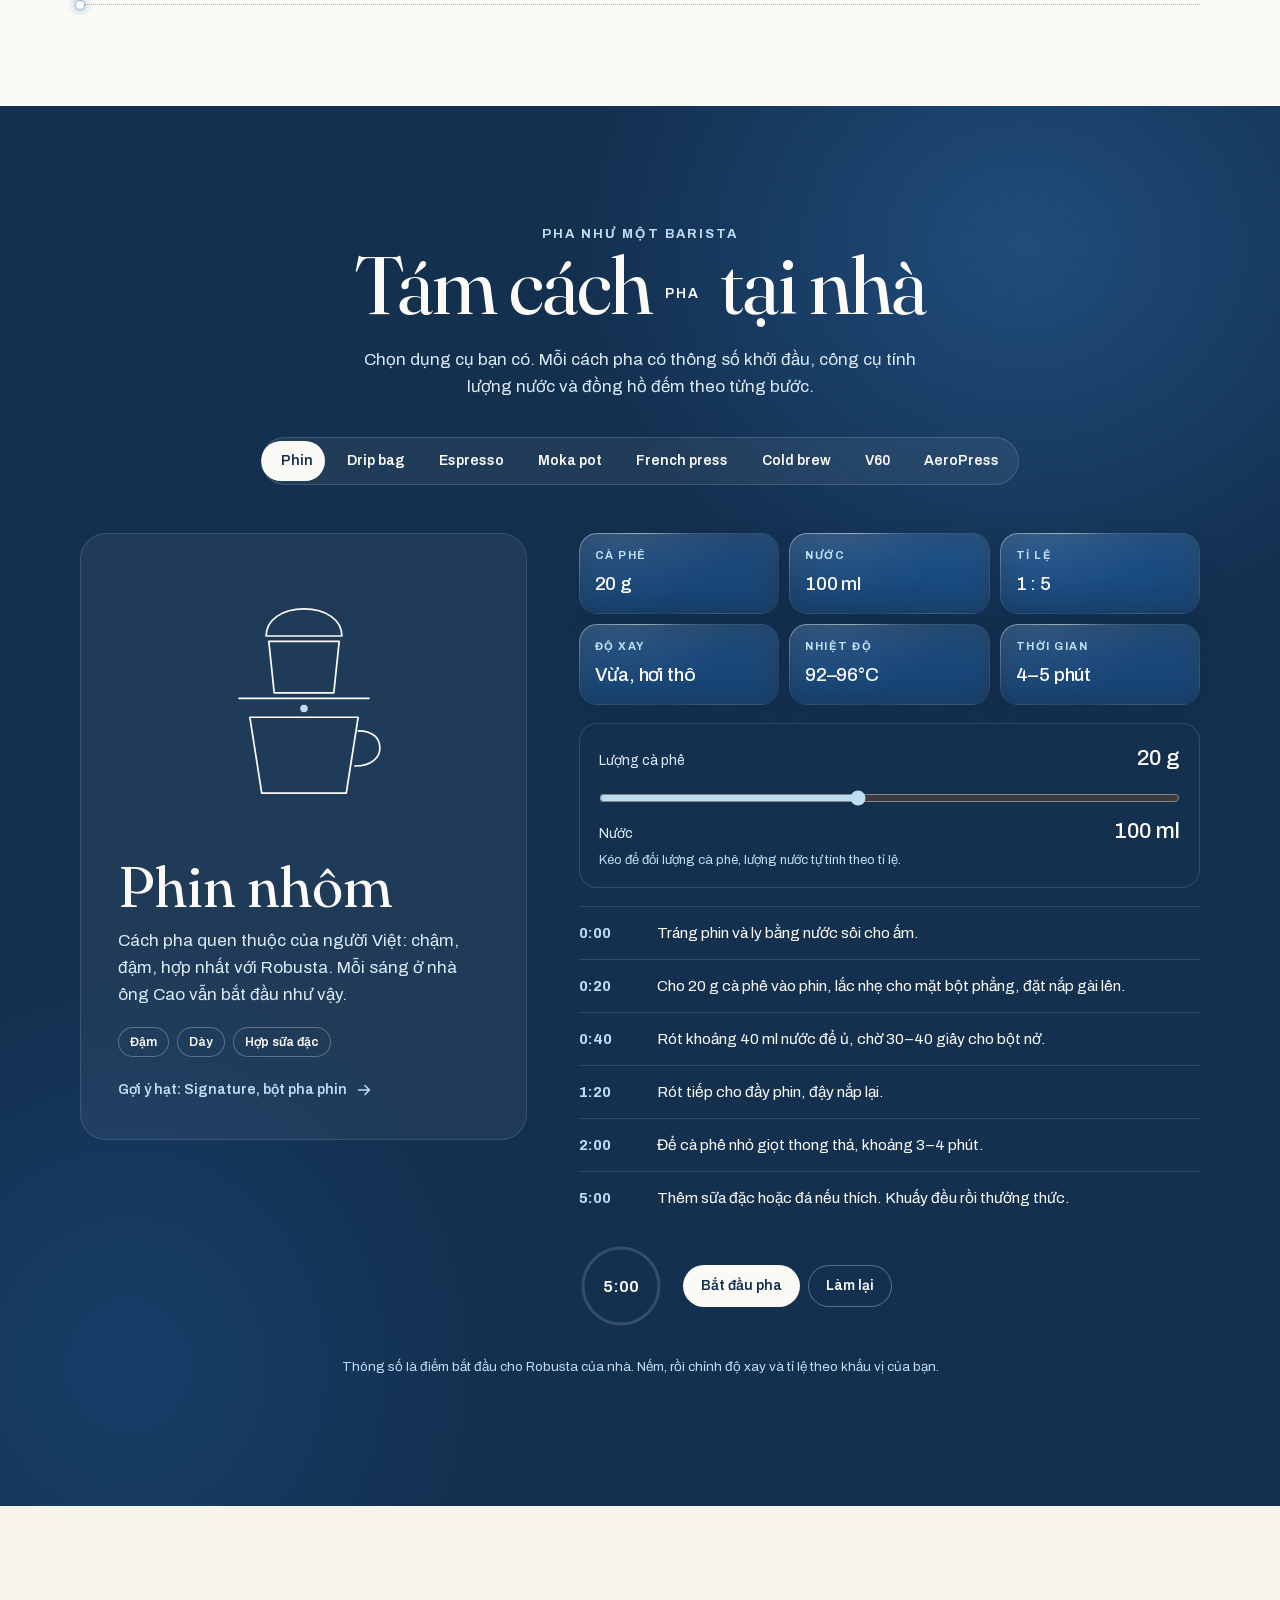
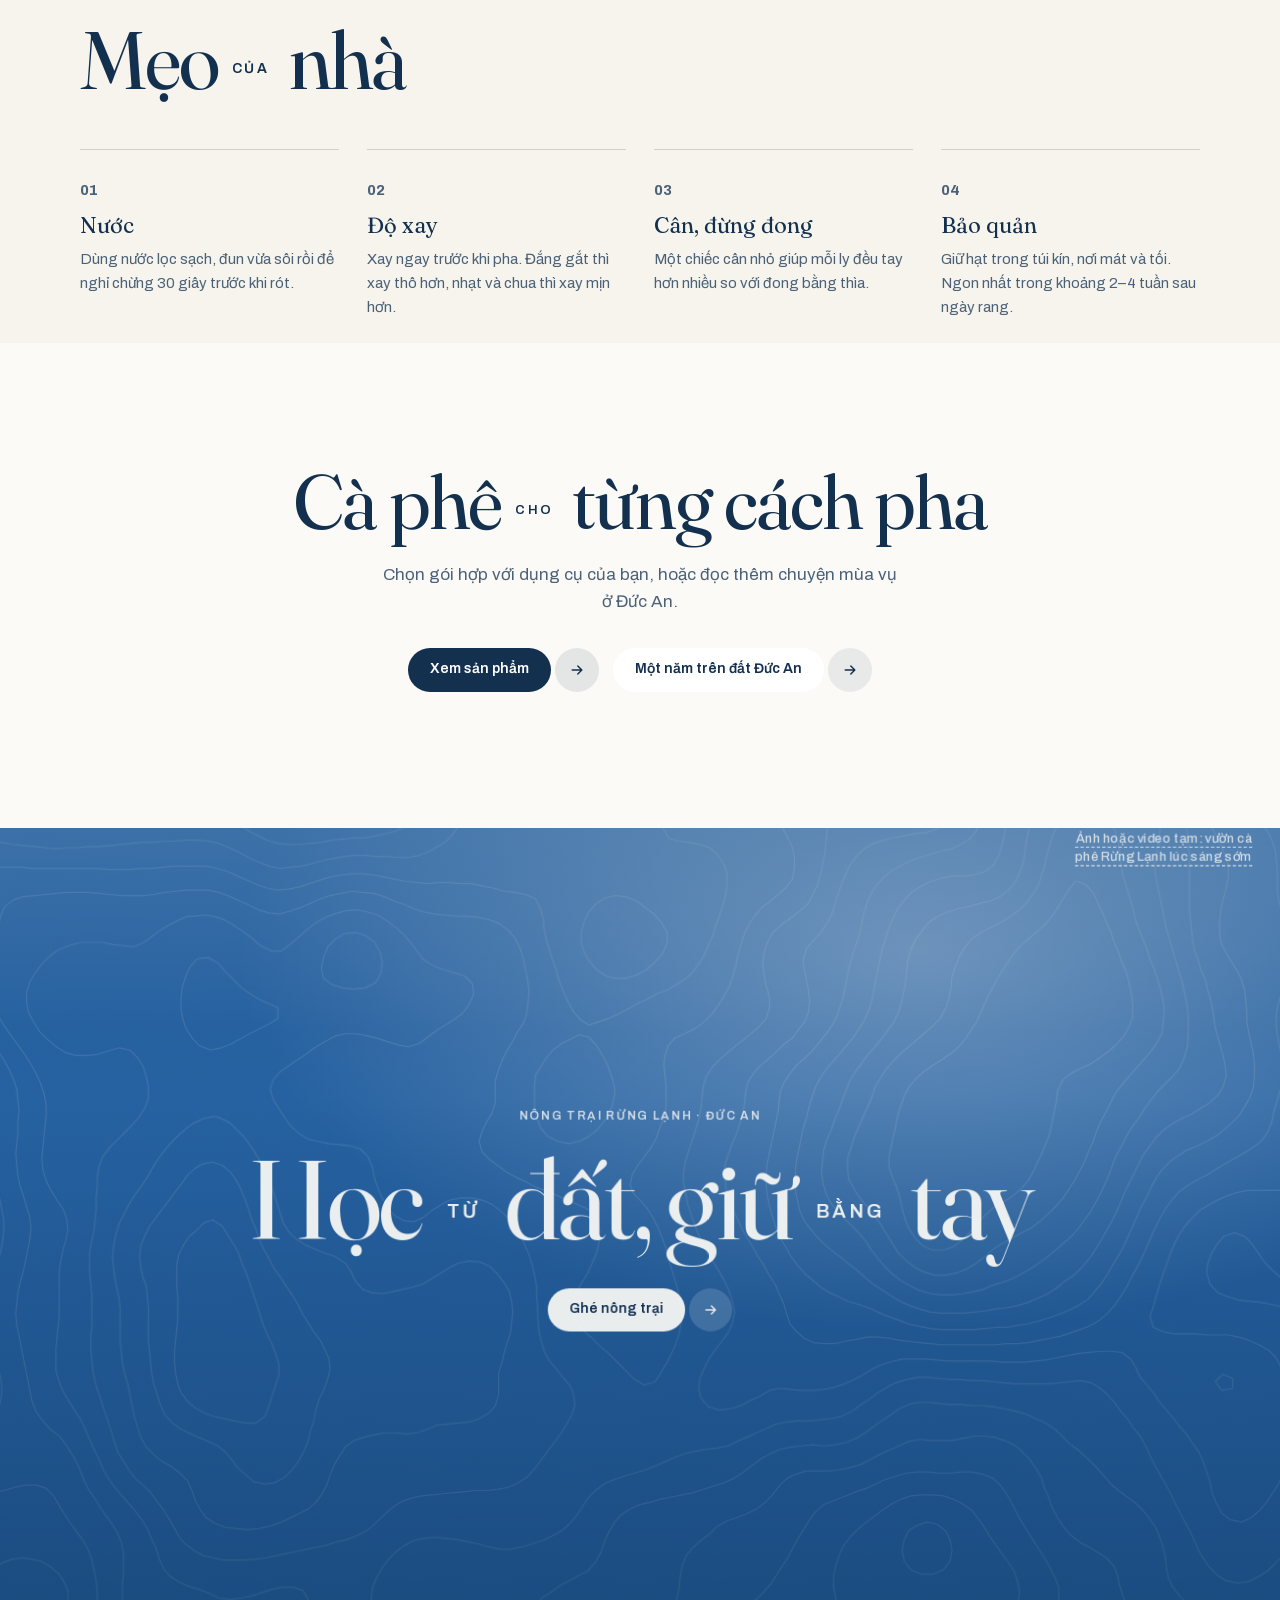
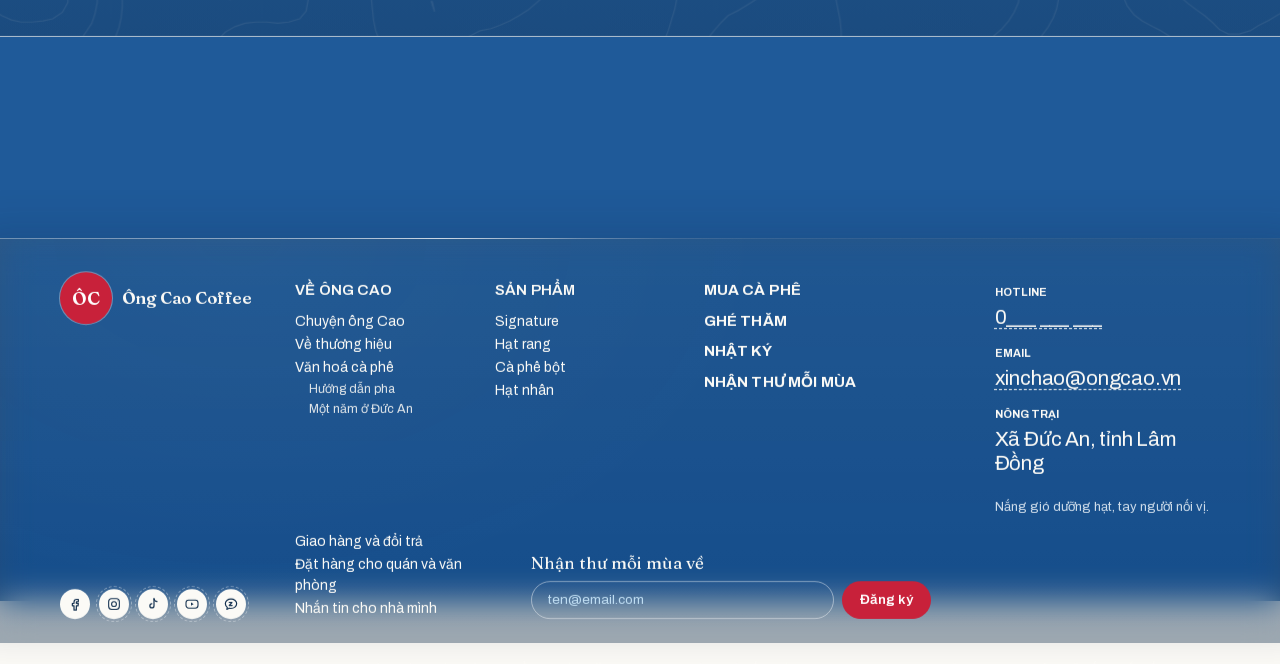
<file: van-hoa.html>
<!doctype html>
<html lang="vi">
<head>
<meta charset="utf-8">
<meta name="viewport" content="width=device-width, initial-scale=1">
<!-- Bản thử: chặn Google lập chỉ mục. Xoá dòng dưới khi ra mắt chính thức. -->
<meta name="robots" content="noindex, nofollow">
<title>Văn hoá cà phê và hướng dẫn pha | Ông Cao Coffee</title>
<meta name="description" content="Từ phin nhôm đến drip bag, espresso, moka pot, French press, cold brew: văn hoá cà phê Việt và hướng dẫn pha từng bước.">
<link rel="canonical" href="https://khaipn2712.github.io/ong-cao-coffee/van-hoa.html">
<link rel="icon" href="assets/img/favicon.svg" type="image/svg+xml">
<link rel="apple-touch-icon" href="assets/img/apple-touch-icon.png">
<meta name="theme-color" content="#FBFAF6">
<meta property="og:type" content="website">
<meta property="og:site_name" content="Ông Cao Coffee">
<meta property="og:locale" content="vi_VN">
<meta property="og:locale:alternate" content="en_US">
<meta property="og:title" content="Văn hoá cà phê và hướng dẫn pha | Ông Cao Coffee">
<meta property="og:description" content="Từ phin nhôm đến drip bag, espresso, moka pot, French press, cold brew: văn hoá cà phê Việt và hướng dẫn pha từng bước.">
<meta property="og:url" content="https://khaipn2712.github.io/ong-cao-coffee/van-hoa.html">
<meta property="og:image" content="https://khaipn2712.github.io/ong-cao-coffee/assets/img/og.png">
<meta property="og:image:width" content="1200">
<meta property="og:image:height" content="630">
<meta property="og:image:alt" content="Ông Cao Coffee, cà phê Robusta rang tay từ 1997 ở Đức An">
<meta name="twitter:card" content="summary_large_image">
<link rel="preload" href="assets/fonts/fraunces-latin.woff2" as="font" type="font/woff2" crossorigin>
<link rel="preload" href="assets/fonts/fraunces-vietnamese.woff2" as="font" type="font/woff2" crossorigin>
<link rel="preload" href="assets/fonts/archivo-latin.woff2" as="font" type="font/woff2" crossorigin>
<link rel="preload" href="assets/fonts/archivo-vietnamese.woff2" as="font" type="font/woff2" crossorigin>
<link rel="stylesheet" href="assets/styles.css?v=100">
<link rel="stylesheet" href="assets/pages.css?v=100">
<script>
  document.documentElement.classList.add('js');
  try { var l = localStorage.getItem('ongcao-lang'); if (l === 'en' || l === 'vi') document.documentElement.lang = l; } catch (e) {}
  try { if (sessionStorage.getItem('oc-draft-closed')) document.documentElement.classList.add('no-draft'); } catch (e) {}
  // Chuyển trang: bỏ qua hiệu ứng khi tab đang ẩn để trang không bị kẹt ở màn che
  addEventListener('pagereveal', function (e) { if (e.viewTransition && document.visibilityState === 'hidden') e.viewTransition.skipTransition(); });
  addEventListener('pageswap', function (e) { if (e.viewTransition && document.visibilityState === 'hidden') e.viewTransition.skipTransition(); });
</script>
</head>
<body class="page" data-page="van-hoa">

<a class="skip" href="#main"><span lang="vi">Bỏ qua tới nội dung</span><span lang="en">Skip to content</span></a>

<div class="draft-note" id="draftNote" role="note">
  <p>
    <span lang="vi">Bản thử. Chữ gạch chân đứt nét là nội dung tạm, sẽ thay bằng thông tin thật.</span>
    <span lang="en">Draft. Dashed-underline text is placeholder content, to be replaced with real details.</span>
  </p>
  <button type="button" class="draft-note__close" id="draftClose" aria-label="Đóng ghi chú">×</button>
</div>

<!-- 0. Header -->
<header class="site-header" id="header">
  <div class="wrap header__inner">
    <a href="index.html" class="logo" aria-label="Ông Cao Coffee">
      <span class="logo__mark" aria-hidden="true">ÔC</span>
      <span class="logo__word">Ông Cao</span>
    </a>
    <nav class="nav" id="nav" aria-label="Chính">
      <a href="lich-su.html" data-page="lich-su"><span lang="vi">Lịch sử</span><span lang="en">History</span></a>
      <a href="ve-ong-cao.html" data-page="ve-ong-cao"><span lang="vi">Về Ông Cao</span><span lang="en">About</span></a>
      <a href="san-pham.html" data-page="san-pham"><span lang="vi">Sản phẩm</span><span lang="en">Products</span></a>
      <a href="van-hoa.html" data-page="van-hoa"><span lang="vi">Văn hoá</span><span lang="en">Culture</span></a>
      <a href="mot-nam.html" data-page="mot-nam"><span lang="vi">Một năm</span><span lang="en">The year</span></a>
      <a href="nhat-ky.html" data-page="nhat-ky"><span lang="vi">Nhật ký</span><span lang="en">Journal</span></a>
    </nav>
    <div class="header__tools">
      <div class="lang" role="group" aria-label="Ngôn ngữ / Language">
        <button type="button" data-set-lang="vi" aria-pressed="true">VI</button>
        <button type="button" data-set-lang="en" aria-pressed="false">EN</button>
      </div>
      <a href="san-pham.html" class="cart" id="cart" aria-live="polite">
        <span lang="vi">Giỏ</span><span lang="en">Cart</span>
        <span class="cart__count" id="cartCount">0</span>
      </a>
      <button type="button" class="menu-btn" id="menuBtn" aria-expanded="false" aria-controls="nav">
        <span lang="vi">Menu</span><span lang="en">Menu</span>
      </button>
    </div>
  </div>
</header>

<main id="main">

<section class="phero chero" data-reveal data-light>
  <div class="wrap chero__grid">
    <div class="phero__inner">
      <p class="kicker"><span lang="vi">Văn hoá cà phê nhà ông Cao</span><span lang="en">Coffee culture at Mr. Cao's</span></p>
      <h1 class="bigt "><span lang="vi"><span class="bw">Từ phin nhôm</span> <span class="bw"><span class="bigt__s">đến</span> tách của bạn</span></span><span lang="en"><span class="bw">From the phin</span> <span class="bw"><span class="bigt__s">to</span> your cup</span></span></h1>
      <p class="phero__lead"><span lang="vi">Mỗi sáng ở nhà ông Cao bắt đầu bằng tiếng nước sôi và một chiếc phin nhôm. Từ chiếc phin ấy, cách người Việt uống cà phê đã đi rất xa: túi lọc cho buổi sáng vội, máy espresso ở quán, bình cold brew trong tủ lạnh. Trang này kể lại hành trình đó và chỉ bạn pha từng kiểu như một barista.</span><span lang="en">Every morning at Mr. Cao's starts with boiling water and an aluminium phin. From that phin, the way Vietnamese drink coffee has travelled far: drip bags for rushed mornings, espresso machines in cafés, cold brew in the fridge. This page tells that journey and shows you how to brew each style like a barista.</span></p>
      <div class="pill-btn pill-btn--ink"><a href="#pha" class="pill-btn__label"><span lang="vi">Học cách pha</span><span lang="en">Learn to brew</span></a><a href="#pha" class="pill-btn__icon" tabindex="-1" aria-hidden="true"><span class="pill-btn__arrow"><svg viewBox="0 0 20 20"><path d="M4 10h11M11 5l5 5-5 5"/></svg></span><span class="pill-btn__arrow pill-btn__arrow--next"><svg viewBox="0 0 20 20"><path d="M4 10h11M11 5l5 5-5 5"/></svg></span></a></div>
    </div>
    <div class="phin-art">
        <svg viewBox="0 0 240 300" class="lineart" aria-hidden="true">
          <path class="steam" d="M104 40c-8-10 8-18 0-28"/><path class="steam steam--2" d="M136 44c-8-10 8-18 0-28"/>
          <path class="draw" d="M84 74c0-14 16-22 36-22s36 8 36 22z"/><path class="draw" d="M114 52v-6h12v6"/>
          <path class="draw" d="M88 78h64l-4 54H92z"/><path class="draw" d="M100 92h40" stroke-dasharray="2 5"/>
          <path class="draw" d="M60 136h120"/><path class="draw" d="M70 136l6 7h88l6-7"/>
          <circle class="drop" cx="120" cy="152" r="2.8"/><circle class="drop drop--2" cx="120" cy="152" r="2.8"/>
          <path class="level" d="M86 214h68l-4.4 56H90.4z"/>
          <path class="draw" d="M78 150h84l-9 122H87z"/>
          <path class="draw" d="M54 282h132"/>
        </svg>
    </div>
  </div>
</section>

<section class="evo">
  <div class="wrap">
    <div class="evo__head" data-reveal>
      <div>
        <p class="kicker"><span lang="vi">Hành trình của chiếc phin</span><span lang="en">The journey of the phin</span></p>
        <h2 class="bigt "><span lang="vi"><span class="bw">Cà phê</span> <span class="bw"><span class="bigt__s">của</span> người Việt</span></span><span lang="en"><span class="bw">Coffee</span> <span class="bw"><span class="bigt__s">the</span> Vietnamese way</span></span></h2>
        <p class="phero__lead"><span lang="vi">Từ chiếc phin trong bếp đến bình cold brew trong tủ lạnh: cách pha đổi thay, nhưng thói quen ngồi lại bên một ly cà phê thì vẫn vậy.</span><span lang="en">From the phin in the kitchen to cold brew in the fridge: the methods change, but the habit of sitting down over a cup stays the same.</span></p>
      </div>
      <div class="evo__nav">
        <button type="button" id="evoPrev" aria-label="Trước / Previous"><svg viewBox="0 0 20 20"><path d="M16 10H5M9 5l-5 5 5 5"/></svg></button>
        <button type="button" id="evoNext" aria-label="Sau / Next"><svg viewBox="0 0 20 20"><path d="M4 10h11M11 5l5 5-5 5"/></svg></button>
      </div>
    </div>
  </div>
  <div class="evo__rail" id="evoRail">
      <article class="evo__card" style="--tone: var(--cherry)">
        <p class="kicker"><span lang="vi">Mỗi sáng</span><span lang="en">Every morning</span></p>
        <div class="evo__icon"><svg viewBox="0 0 48 48" class="lineart" aria-hidden="true"><path class="draw" d="M17 12c0-3 3-5 7-5s7 2 7 5z"/><path class="draw" d="M17.5 13h13l-1 9.5h-11z"/><path class="draw" d="M12 23.5h24"/><path class="draw" d="M14 27h20l-2.2 14H16.2z"/><path class="draw" d="M34 29.5c3 0 4 1.6 4 3.2s-1.4 3.3-4.6 3.3"/><circle class="drop" cx="24" cy="25.4" r=".7"/></svg></div>
        <h3 class="evo__title"><span lang="vi">Phin nhôm</span><span lang="en">The aluminium phin</span></h3>
        <p class="evo__text"><span lang="vi">Nước sôi, phin nhôm, chờ từng giọt. Cách pha quen của nhiều gia đình Việt, trong đó có nhà ông Cao.</span><span lang="en">Boiling water, an aluminium phin and the wait for each drop. The way many Vietnamese families brew, Mr. Cao’s included.</span></p>
      </article>
      <article class="evo__card" style="--tone: var(--sky-700)">
        <p class="kicker"><span lang="vi">Ly quen của phố</span><span lang="en">The street's own cup</span></p>
        <div class="evo__icon"><svg viewBox="0 0 48 48" class="lineart" aria-hidden="true"><path class="draw" d="M14 9h20l-3 32H17z"/><path class="draw" d="M28 4l-4 18"/><path class="draw" d="M18.5 17l4-1.2 1.2 4-4 1.2z"/><path class="draw" d="M24.5 23l4-1.2 1.2 4-4 1.2z"/><path class="draw" d="M16.4 31h15.2"/></svg></div>
        <h3 class="evo__title"><span lang="vi">Cà phê sữa đá</span><span lang="en">Iced coffee with milk</span></h3>
        <p class="evo__text"><span lang="vi">Robusta đậm gặp sữa đặc và đá, thành ly cà phê gần như ai cũng từng uống.</span><span lang="en">Strong Robusta meets condensed milk and ice: the cup almost everyone has had.</span></p>
      </article>
      <article class="evo__card" style="--tone: var(--sky-600)">
        <p class="kicker"><span lang="vi">Ghế nhựa, vỉa hè</span><span lang="en">Plastic stools, pavements</span></p>
        <div class="evo__icon"><svg viewBox="0 0 48 48" class="lineart" aria-hidden="true"><path class="draw" d="M19 9h10l-1.2 11h-7.6z"/><path class="draw" d="M29 11.5c2 0 3 1 3 2.2s-.9 2.4-3.3 2.4"/><path class="draw" d="M12 24h24"/><path class="draw" d="M14.5 24l-3 17M33.5 24l3 17"/><path class="draw" d="M16 33h16"/></svg></div>
        <h3 class="evo__title"><span lang="vi">Quán cóc</span><span lang="en">Street-side cafés</span></h3>
        <p class="evo__text"><span lang="vi">Ghế thấp, ly cà phê và câu chuyện buổi sáng. Cà phê thành nơi người ta gặp nhau.</span><span lang="en">Low stools, a cup and the morning chat. Coffee becomes where people meet.</span></p>
      </article>
      <article class="evo__card" style="--tone: var(--sky-deep)">
        <p class="kicker"><span lang="vi">Cho buổi sáng vội</span><span lang="en">For rushed mornings</span></p>
        <div class="evo__icon"><svg viewBox="0 0 48 48" class="lineart" aria-hidden="true"><path class="draw" d="M17 9h14v15H17z"/><path class="draw" d="M20 13h8"/><path class="draw" d="M17 19l-5 7M31 19l5 7"/><path class="draw" d="M11 27h26l-2.6 14H13.6z"/><circle class="drop" cx="24" cy="25.6" r=".7"/></svg></div>
        <h3 class="evo__title"><span lang="vi">Drip bag</span><span lang="en">Drip bags</span></h3>
        <p class="evo__text"><span lang="vi">Túi lọc treo miệng ly: vẫn là cà phê lọc, gọn cho văn phòng và những chuyến đi.</span><span lang="en">A filter bag hung on the cup: still filtered coffee, neat for offices and travel.</span></p>
      </article>
      <article class="evo__card" style="--tone: var(--ocean)">
        <p class="kicker"><span lang="vi">Quán hiện đại</span><span lang="en">Modern cafés</span></p>
        <div class="evo__icon"><svg viewBox="0 0 48 48" class="lineart" aria-hidden="true"><path class="draw" d="M11 7h26v6H11z"/><path class="draw" d="M15 13h18l-2 5H17z"/><path class="draw" d="M33 15.5h9"/><path class="draw" d="M21.5 19v6M26.5 19v6"/><path class="draw" d="M17 28h14l-1.6 10H18.6z"/><path class="draw" d="M31 30c2.4 0 3.4 1.3 3.4 2.6s-1 2.7-3.8 2.7"/><path class="draw" d="M13 41h22"/></svg></div>
        <h3 class="evo__title"><span lang="vi">Pha máy và rót tay</span><span lang="en">Machines and pour over</span></h3>
        <p class="evo__text"><span lang="vi">Espresso, latte, pour over: quán mới đưa Robusta Việt vào những cách pha của thế giới.</span><span lang="en">Espresso, lattes, pour over: new cafés bring Vietnamese Robusta into the world’s brewing styles.</span></p>
      </article>
      <article class="evo__card" style="--tone: var(--sky-700)">
        <p class="kicker"><span lang="vi">Ngày nóng</span><span lang="en">Hot days</span></p>
        <div class="evo__icon"><svg viewBox="0 0 48 48" class="lineart" aria-hidden="true"><path class="draw" d="M15 8h18v5H15z"/><path class="draw" d="M14 13h20v26a3 3 0 0 1-3 3H17a3 3 0 0 1-3-3z"/><path class="draw" d="M14 21h20"/><path class="draw" d="M18.5 27l5-1.6 1.6 5-5 1.6z"/><path class="draw" d="M26 32.5l4.6-1 1 4.6-4.6 1z"/></svg></div>
        <h3 class="evo__title"><span lang="vi">Cold brew</span><span lang="en">Cold brew</span></h3>
        <p class="evo__text"><span lang="vi">Ngâm lạnh nhiều giờ, vị êm và ngọt hậu, để sẵn trong tủ lạnh cả tuần.</span><span lang="en">Steeped cold for hours, smooth with a sweet finish, ready in the fridge all week.</span></p>
      </article>
  </div>
  <div class="wrap"><div class="evo__bar" id="evoBar" aria-hidden="true"><i></i></div></div>
</section>

<section class="brew" id="pha" data-light>
  <div class="wrap">
    <div class="brew__head" data-reveal>
      <p class="kicker"><span lang="vi">Pha như một barista</span><span lang="en">Brew like a barista</span></p>
      <h2 class="bigt "><span lang="vi"><span class="bw">Tám cách</span> <span class="bw"><span class="bigt__s">pha</span> tại nhà</span></span><span lang="en"><span class="bw">Eight ways</span> <span class="bw"><span class="bigt__s">to brew</span> at home</span></span></h2>
      <p class="brew__lead"><span lang="vi">Chọn dụng cụ bạn có. Mỗi cách pha có thông số khởi đầu, công cụ tính lượng nước và đồng hồ đếm theo từng bước.</span><span lang="en">Pick the gear you have. Each method comes with starting numbers, a water calculator and a step-by-step timer.</span></p>
    </div>
    <div class="brew__tabs"><div class="chips chips--dark" role="tablist" aria-label="Cách pha" id="brewTabs"><span class="chips__pill" aria-hidden="true"></span><button type="button" class="chip" role="tab" data-v="phin" aria-selected="true"><span lang="vi">Phin</span><span lang="en">Phin</span></button><button type="button" class="chip" role="tab" data-v="drip" aria-selected="false"><span lang="vi">Drip bag</span><span lang="en">Drip bag</span></button><button type="button" class="chip" role="tab" data-v="espresso" aria-selected="false"><span lang="vi">Espresso</span><span lang="en">Espresso</span></button><button type="button" class="chip" role="tab" data-v="moka" aria-selected="false"><span lang="vi">Moka pot</span><span lang="en">Moka pot</span></button><button type="button" class="chip" role="tab" data-v="french" aria-selected="false"><span lang="vi">French press</span><span lang="en">French press</span></button><button type="button" class="chip" role="tab" data-v="cold" aria-selected="false"><span lang="vi">Cold brew</span><span lang="en">Cold brew</span></button><button type="button" class="chip" role="tab" data-v="v60" aria-selected="false"><span lang="vi">V60</span><span lang="en">V60</span></button><button type="button" class="chip" role="tab" data-v="aero" aria-selected="false"><span lang="vi">AeroPress</span><span lang="en">AeroPress</span></button></div></div>
    <div class="brew__panel" id="brewPanel">
      <div class="brew__card brew__swap">
        <div class="brew__device" id="brewDevice"></div>
        <h3 class="brew__name" id="brewName"></h3>
        <p class="brew__desc" id="brewDesc"></p>
        <div class="brew__taste" id="brewTaste"></div>
        <a class="brew__pick" id="brewPick" href="san-pham.html"><span class="brew__pick-name"></span><svg class="arr" viewBox="0 0 20 20" aria-hidden="true"><path d="M4 10h11M11 5l5 5-5 5"/></svg></a>
      </div>
      <div class="brew__swap">
        <div class="specs" id="brewSpecs"></div>
        <div class="calc">
          <div class="calc__row"><label for="brewG"><span lang="vi">Lượng cà phê</span><span lang="en">Coffee</span></label><output id="brewGOut"></output></div>
          <input type="range" id="brewG" min="10" max="30" value="20">
          <div class="calc__row"><span id="brewWLabel"></span><output id="brewWOut"></output></div>
          <p class="calc__note"><span lang="vi">Kéo để đổi lượng cà phê, lượng nước tự tính theo tỉ lệ.</span><span lang="en">Slide to change the coffee; the water follows the ratio.</span></p>
        </div>
        <ol class="bsteps" id="brewSteps"></ol>
        <div class="timer" id="brewTimer">
          <div class="timer__ring"><svg viewBox="0 0 84 84" aria-hidden="true"><circle class="bg" cx="42" cy="42" r="38"/><circle class="fg" id="brewRing" cx="42" cy="42" r="38"/></svg><span class="timer__time" id="brewTime" aria-live="off">0:00</span></div>
          <div class="timer__btns">
            <button type="button" class="tbtn" id="brewStart"></button>
            <button type="button" class="tbtn tbtn--ghost" id="brewReset"><span lang="vi">Làm lại</span><span lang="en">Reset</span></button>
          </div>
        </div>
        <p class="timer__note" id="brewNote" hidden><span lang="vi">Cold brew cần 12–18 giờ nên không có đồng hồ đếm. Bạn đặt hẹn giờ trên điện thoại nhé.</span><span lang="en">Cold brew takes 12–18 hours, so there is no timer here. Set one on your phone.</span></p>
      </div>
    </div>
    <p class="brew__foot"><span lang="vi">Thông số là điểm bắt đầu cho Robusta của nhà. Nếm, rồi chỉnh độ xay và tỉ lệ theo khẩu vị của bạn.</span><span lang="en">These numbers are a starting point for our Robusta. Taste, then adjust grind and ratio to your liking.</span></p>
    <div id="brewSvgs" hidden><template data-svg="phin"><svg viewBox="0 0 48 48" class="lineart" aria-hidden="true"><path class="draw" d="M17 12c0-3 3-5 7-5s7 2 7 5z"/><path class="draw" d="M17.5 13h13l-1 9.5h-11z"/><path class="draw" d="M12 23.5h24"/><path class="draw" d="M14 27h20l-2.2 14H16.2z"/><path class="draw" d="M34 29.5c3 0 4 1.6 4 3.2s-1.4 3.3-4.6 3.3"/><circle class="drop" cx="24" cy="25.4" r=".7"/></svg></template><template data-svg="drip"><svg viewBox="0 0 48 48" class="lineart" aria-hidden="true"><path class="draw" d="M17 9h14v15H17z"/><path class="draw" d="M20 13h8"/><path class="draw" d="M17 19l-5 7M31 19l5 7"/><path class="draw" d="M11 27h26l-2.6 14H13.6z"/><circle class="drop" cx="24" cy="25.6" r=".7"/></svg></template><template data-svg="espresso"><svg viewBox="0 0 48 48" class="lineart" aria-hidden="true"><path class="draw" d="M11 7h26v6H11z"/><path class="draw" d="M15 13h18l-2 5H17z"/><path class="draw" d="M33 15.5h9"/><path class="draw" d="M21.5 19v6M26.5 19v6"/><path class="draw" d="M17 28h14l-1.6 10H18.6z"/><path class="draw" d="M31 30c2.4 0 3.4 1.3 3.4 2.6s-1 2.7-3.8 2.7"/><path class="draw" d="M13 41h22"/></svg></template><template data-svg="moka"><svg viewBox="0 0 48 48" class="lineart" aria-hidden="true"><path class="draw" d="M24 5v3"/><path class="draw" d="M17 8h14l-2 14H19z"/><path class="draw" d="M17.6 10.5l-5 3"/><path class="draw" d="M31 11c4 0 5 3 5 5s-2 4.5-4.6 4.5"/><path class="draw" d="M16 22h16"/><path class="draw" d="M19 22l-3 18h16l-3-18"/></svg></template><template data-svg="french"><svg viewBox="0 0 48 48" class="lineart" aria-hidden="true"><path class="draw" d="M20 5h8"/><path class="draw" d="M24 5v25"/><path class="draw" d="M13 12h20"/><path class="draw" d="M14 12h18v29H14z"/><path class="draw" d="M14 30h18"/><path class="draw" d="M32 16h4v20h-4"/><path class="draw" d="M14 22h18" stroke-dasharray="1 2.5"/></svg></template><template data-svg="cold"><svg viewBox="0 0 48 48" class="lineart" aria-hidden="true"><path class="draw" d="M15 8h18v5H15z"/><path class="draw" d="M14 13h20v26a3 3 0 0 1-3 3H17a3 3 0 0 1-3-3z"/><path class="draw" d="M14 21h20"/><path class="draw" d="M18.5 27l5-1.6 1.6 5-5 1.6z"/><path class="draw" d="M26 32.5l4.6-1 1 4.6-4.6 1z"/></svg></template><template data-svg="v60"><svg viewBox="0 0 48 48" class="lineart" aria-hidden="true"><path class="draw" d="M11 11h26l-8 13h-10z"/><path class="draw" d="M17 14l3.4 7.4M31 14l-3.4 7.4"/><path class="draw" d="M17 26h14"/><path class="draw" d="M14 28h20l-2 13H16z"/><circle class="drop" cx="24" cy="25.4" r=".7"/></svg></template><template data-svg="aero"><svg viewBox="0 0 48 48" class="lineart" aria-hidden="true"><path class="draw" d="M18 6h12v10H18z"/><path class="draw" d="M16 16h16v21H16z"/><path class="draw" d="M16 23h4M16 29h4"/><path class="draw" d="M14 37h20"/><path class="draw" d="M15 39h18l-2 6H17z"/></svg></template></div>
  </div>
</section>

<section class="tips">
  <div class="wrap">
    <div class="sec-head" data-reveal>
      <div><h2 class="bigt "><span lang="vi"><span class="bw">Mẹo</span> <span class="bw"><span class="bigt__s">của</span> nhà</span></span><span lang="en"><span class="bw">Tips</span> <span class="bw"><span class="bigt__s">from</span> home</span></span></h2></div>
    </div>
    <div class="tips__grid">
      <div class="tip" data-rv style="--d: 0"><p class="tip__n">01</p><h3><span lang="vi">Nước</span><span lang="en">Water</span></h3><p><span lang="vi">Dùng nước lọc sạch, đun vừa sôi rồi để nghỉ chừng 30 giây trước khi rót.</span><span lang="en">Use clean filtered water, bring it just to the boil and let it rest about 30 seconds before pouring.</span></p></div>
      <div class="tip" data-rv style="--d: 1"><p class="tip__n">02</p><h3><span lang="vi">Độ xay</span><span lang="en">Grind</span></h3><p><span lang="vi">Xay ngay trước khi pha. Đắng gắt thì xay thô hơn, nhạt và chua thì xay mịn hơn.</span><span lang="en">Grind right before brewing. Too harsh, go coarser; thin and sour, go finer.</span></p></div>
      <div class="tip" data-rv style="--d: 2"><p class="tip__n">03</p><h3><span lang="vi">Cân, đừng đong</span><span lang="en">Weigh, don’t scoop</span></h3><p><span lang="vi">Một chiếc cân nhỏ giúp mỗi ly đều tay hơn nhiều so với đong bằng thìa.</span><span lang="en">A small scale makes every cup far more consistent than spoonfuls.</span></p></div>
      <div class="tip" data-rv style="--d: 3"><p class="tip__n">04</p><h3><span lang="vi">Bảo quản</span><span lang="en">Storage</span></h3><p><span lang="vi">Giữ hạt trong túi kín, nơi mát và tối. Ngon nhất trong khoảng 2–4 tuần sau ngày rang.</span><span lang="en">Keep beans sealed, cool and dark. Best within about 2–4 weeks of roasting.</span></p></div>
    </div>
  </div>
</section>

<section class="pcta" data-reveal>
  <div class="wrap">
    <h2 class="bigt "><span lang="vi"><span class="bw">Cà phê</span> <span class="bw"><span class="bigt__s">cho</span> từng cách pha</span></span><span lang="en"><span class="bw">Coffee</span> <span class="bw"><span class="bigt__s">for</span> every method</span></span></h2>
    <p class="pcta__lead"><span lang="vi">Chọn gói hợp với dụng cụ của bạn, hoặc đọc thêm chuyện mùa vụ ở Đức An.</span><span lang="en">Pick the bag that suits your gear, or read more from the Đức An seasons.</span></p>
    <div class="pcta__btns"><div class="pill-btn pill-btn--ink"><a href="san-pham.html" class="pill-btn__label"><span lang="vi">Xem sản phẩm</span><span lang="en">See products</span></a><a href="san-pham.html" class="pill-btn__icon" tabindex="-1" aria-hidden="true"><span class="pill-btn__arrow"><svg viewBox="0 0 20 20"><path d="M4 10h11M11 5l5 5-5 5"/></svg></span><span class="pill-btn__arrow pill-btn__arrow--next"><svg viewBox="0 0 20 20"><path d="M4 10h11M11 5l5 5-5 5"/></svg></span></a></div><div class="pill-btn pill-btn--light"><a href="mot-nam.html" class="pill-btn__label"><span lang="vi">Một năm trên đất Đức An</span><span lang="en">A year in Đức An</span></a><a href="mot-nam.html" class="pill-btn__icon" tabindex="-1" aria-hidden="true"><span class="pill-btn__arrow"><svg viewBox="0 0 20 20"><path d="M4 10h11M11 5l5 5-5 5"/></svg></span><span class="pill-btn__arrow pill-btn__arrow--next"><svg viewBox="0 0 20 20"><path d="M4 10h11M11 5l5 5-5 5"/></svg></span></a></div></div>
  </div>
</section>
</main>

<!-- 9. Đăng ký + footer -->
<footer class="footer" data-light>
  <!-- Màn cuối (học footer của Delta): nền nông trại đứng yên, câu slogan lớn ở giữa;
       cuộn tiếp thì thẻ kính lớn trượt lên phủ qua, chứa toàn bộ thông tin footer -->
  <div class="footer__pre" id="footerPre">
    <div class="footer__bg" aria-hidden="true"><span class="ph__label tam"><span lang="vi">Ảnh hoặc video tạm: vườn cà phê Rừng Lạnh lúc sáng sớm</span><span lang="en">Placeholder photo or video: Rừng Lạnh orchard at dawn</span></span></div>
    <div class="footer__hero" id="footerHero">
      <p class="footer__kicker"><span lang="vi">Nông trại Rừng Lạnh · Đức An</span><span lang="en">Rừng Lạnh Farm · Đức An</span></p>
      <p class="footer__slogan">
        <span lang="vi"><span class="fw">Học <span class="footer__small">từ</span> đất,</span> <span class="fw">giữ <span class="footer__small">bằng</span> tay</span></span>
        <span lang="en" class="tam"><span class="fw">Learned <span class="footer__small">from</span> the land,</span> <span class="fw">kept <span class="footer__small">by</span> hand</span></span>
      </p>
      <div class="pill-btn footer__btn">
        <a href="index.html#ghe-shop" class="pill-btn__label"><span lang="vi">Ghé nông trại</span><span lang="en">Visit the farm</span></a>
        <a href="index.html#ghe-shop" class="pill-btn__icon" tabindex="-1" aria-hidden="true"><span class="pill-btn__arrow"><svg viewBox="0 0 20 20"><path d="M4 10h11M11 5l5 5-5 5"/></svg></span><span class="pill-btn__arrow pill-btn__arrow--next"><svg viewBox="0 0 20 20"><path d="M4 10h11M11 5l5 5-5 5"/></svg></span></a>
      </div>
    </div>
  </div>

  <!-- Thẻ kính lớn (học footer Delta): lúc đầu tràn mép và trượt chậm hơn tốc độ cuộn,
       rồi co lại cách mép, bo góc và bắt kịp nội dung -->
  <div class="footer__panel" id="footerPanel">
    <span class="footer__glass lg" id="footerGlass" aria-hidden="true"></span>
    <div class="footer__inner">
      <a href="index.html" class="logo footer__logo" aria-label="Ông Cao Coffee"><span class="logo__mark" aria-hidden="true">ÔC</span><span class="logo__word">Ông Cao Coffee</span></a>

      <div class="fcol fcol--a">
        <h3 class="fcol__h"><span lang="vi">Về Ông Cao</span><span lang="en">About Ông Cao</span></h3>
        <a href="lich-su.html"><span lang="vi">Chuyện ông Cao</span><span lang="en">Mr. Cao's story</span></a>
        <a href="ve-ong-cao.html"><span lang="vi">Về thương hiệu</span><span lang="en">About the brand</span></a>
        <a href="van-hoa.html"><span lang="vi">Văn hoá cà phê</span><span lang="en">Coffee culture</span></a>
        <span class="fcol__sub">
          <a href="van-hoa.html#pha"><span lang="vi">Hướng dẫn pha</span><span lang="en">Brewing guide</span></a>
          <a href="mot-nam.html"><span lang="vi">Một năm ở Đức An</span><span lang="en">A year in Đức An</span></a>
        </span>
      </div>
      <div class="fcol fcol--b">
        <h3 class="fcol__h"><span lang="vi">Sản phẩm</span><span lang="en">Products</span></h3>
        <a href="san-pham.html">Signature</a>
        <a href="san-pham.html"><span lang="vi">Hạt rang</span><span lang="en">Roasted beans</span></a>
        <a href="san-pham.html"><span lang="vi">Cà phê bột</span><span lang="en">Ground coffee</span></a>
        <a href="san-pham.html"><span lang="vi">Hạt nhân</span><span lang="en">Green beans</span></a>
      </div>
      <nav class="fcol fcol--c" aria-label="Footer">
        <a href="san-pham.html" class="fcol__big"><span lang="vi">Mua cà phê</span><span lang="en">Shop coffee</span></a>
        <a href="ve-ong-cao.html#noi-chon" class="fcol__big"><span lang="vi">Ghé thăm</span><span lang="en">Visit us</span></a>
        <a href="nhat-ky.html" class="fcol__big"><span lang="vi">Nhật ký</span><span lang="en">Journal</span></a>
        <a href="#signup" class="fcol__big"><span lang="vi">Nhận thư mỗi mùa</span><span lang="en">Seasonal letter</span></a>
      </nav>

      <dl class="footer__contact">
        <div><dt>Hotline</dt><dd class="tam">0___ ___ ___</dd></div>
        <div><dt>Email</dt><dd class="tam">xinchao@ongcao.vn</dd></div>
        <div><dt><span lang="vi">Nông trại</span><span lang="en">Farm</span></dt><dd><span lang="vi">Xã Đức An, tỉnh Lâm Đồng</span><span lang="en">Đức An Commune, Lâm Đồng</span></dd></div>
        <p class="footer__motto"><span lang="vi">Nắng gió dưỡng hạt, tay người nối vị.</span><span lang="en">Sun and wind nurture the bean, hands carry on its taste.</span></p>
      </dl>

      <ul class="social" aria-label="Mạng xã hội">
        <li><a href="https://facebook.com/OngCaoCoffee" class="social__a" aria-label="Facebook" target="_blank" rel="noopener"><svg viewBox="0 0 24 24" aria-hidden="true"><path d="M14.5 8.5h2.5V5h-2.5C12 5 10.5 6.6 10.5 9v2H8v3.5h2.5V21H14v-6.5h2.6l.4-3.5h-3V9.4c0-.6.2-.9.5-.9z"/></svg></a></li>
        <li><a aria-disabled="true" class="social__a tam" aria-label="Instagram"><svg viewBox="0 0 24 24" aria-hidden="true"><rect x="4" y="4" width="16" height="16" rx="4.5"/><circle cx="12" cy="12" r="3.6"/><circle cx="16.9" cy="7.1" r=".6" class="fill"/></svg></a></li>
        <li><a aria-disabled="true" class="social__a tam" aria-label="TikTok"><svg viewBox="0 0 24 24" aria-hidden="true"><path d="M13.5 4v10.6a3.1 3.1 0 1 1-3.1-3.1"/><path d="M13.5 4c.4 2.4 2 4 4.5 4.3"/></svg></a></li>
        <li><a aria-disabled="true" class="social__a tam" aria-label="YouTube"><svg viewBox="0 0 24 24" aria-hidden="true"><rect x="3" y="6" width="18" height="12" rx="4"/><path d="M10.5 9.5v5l4-2.5z" class="fill"/></svg></a></li>
        <li><a aria-disabled="true" class="social__a tam" aria-label="Zalo"><svg viewBox="0 0 24 24" aria-hidden="true"><path d="M12 4.5c-4.7 0-8.5 3.1-8.5 7 0 2.1 1.1 4 2.9 5.3L5.8 20l3.6-1.8c.8.2 1.7.3 2.6.3 4.7 0 8.5-3.1 8.5-7s-3.8-7-8.5-7z"/><path d="M9.3 9.5h4.2l-4.2 4.6h4.4"/></svg></a></li>
      </ul>

      <div class="fcol fcol--d">
        <a aria-disabled="true"><span lang="vi">Giao hàng và đổi trả</span><span lang="en">Shipping and returns</span></a>
        <a aria-disabled="true" class="tam"><span lang="vi">Đặt hàng cho quán và văn phòng</span><span lang="en">Orders for cafés and offices</span></a>
        <a href="https://facebook.com/OngCaoCoffee" target="_blank" rel="noopener"><span lang="vi">Nhắn tin cho nhà mình</span><span lang="en">Message the family</span></a>
      </div>

      <div class="footer__signup">
        <form class="signup" id="signup" novalidate>
      <div>
        <h3 class="signup__title"><span lang="vi">Nhận thư mỗi mùa về</span><span lang="en">Get a letter each new season</span></h3>
        
      </div>
      <div class="signup__field">
        <label for="email" class="sr-only">Email</label>
        <input id="email" type="email" placeholder="ten@email.com" autocomplete="email">
        <button type="submit" class="btn btn--buy"><span lang="vi">Đăng ký</span><span lang="en">Sign up</span></button>
        <p class="signup__msg" id="signupMsg" role="status"></p>
      </div>
    </form>
      </div>
    </div>

    <div class="footer__bar">
      <span>Ông Cao Coffee © 2026</span>
      <span class="footer__bar-links">
        <a aria-disabled="true"><span lang="vi">Chính sách bảo mật</span><span lang="en">Privacy policy</span></a>
        <a aria-disabled="true"><span lang="vi">Điều khoản sử dụng</span><span lang="en">Terms of use</span></a>
        <a aria-disabled="true"><span lang="vi">Giao hàng và đổi trả</span><span lang="en">Shipping and returns</span></a>
      </span>
      <span class="tam"><span lang="vi">Tên doanh nghiệp, mã số thuế: bổ sung sau</span><span lang="en">Company name, tax ID: to be added</span></span>
    </div>
  </div>
</footer>

<div class="toast" id="toast" role="status" aria-live="polite"></div>

<script src="assets/main.js?v=100"></script>
<script src="assets/pages.js?v=100"></script>
</body>
</html>
</file>
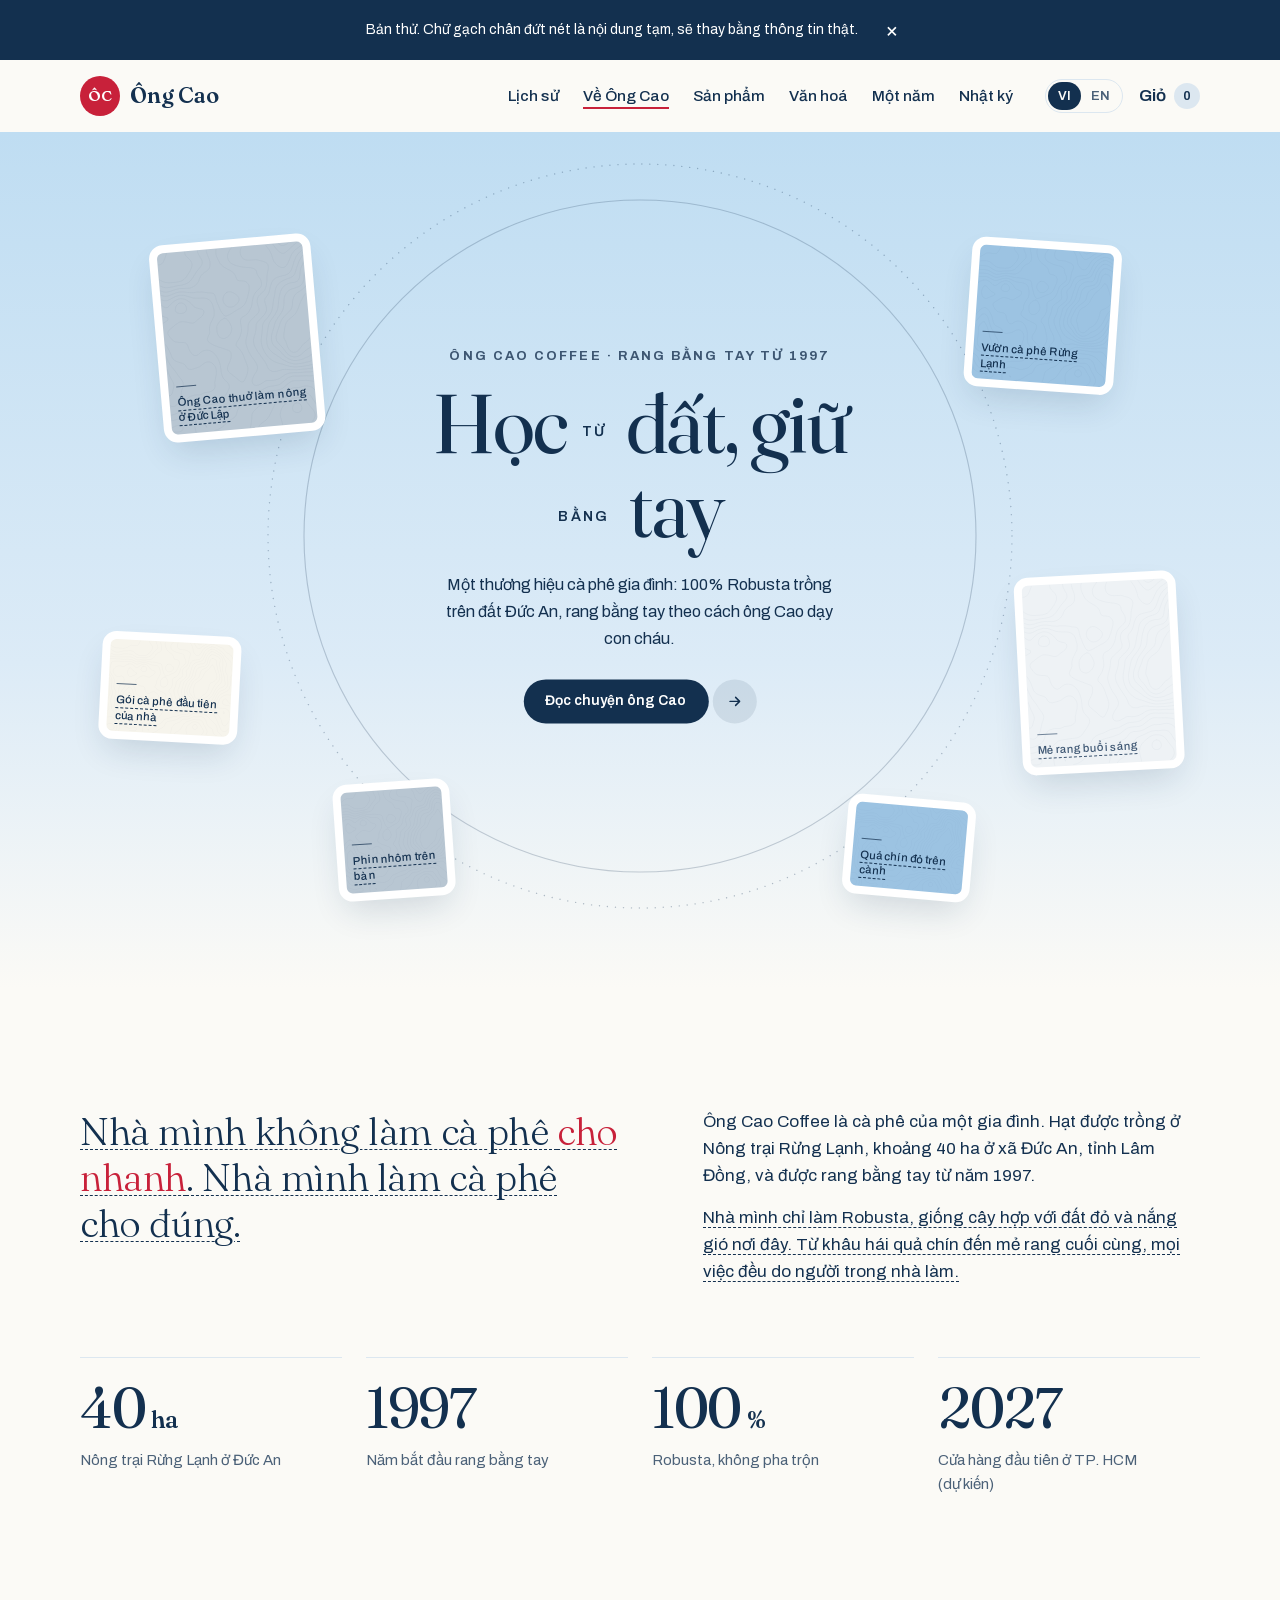
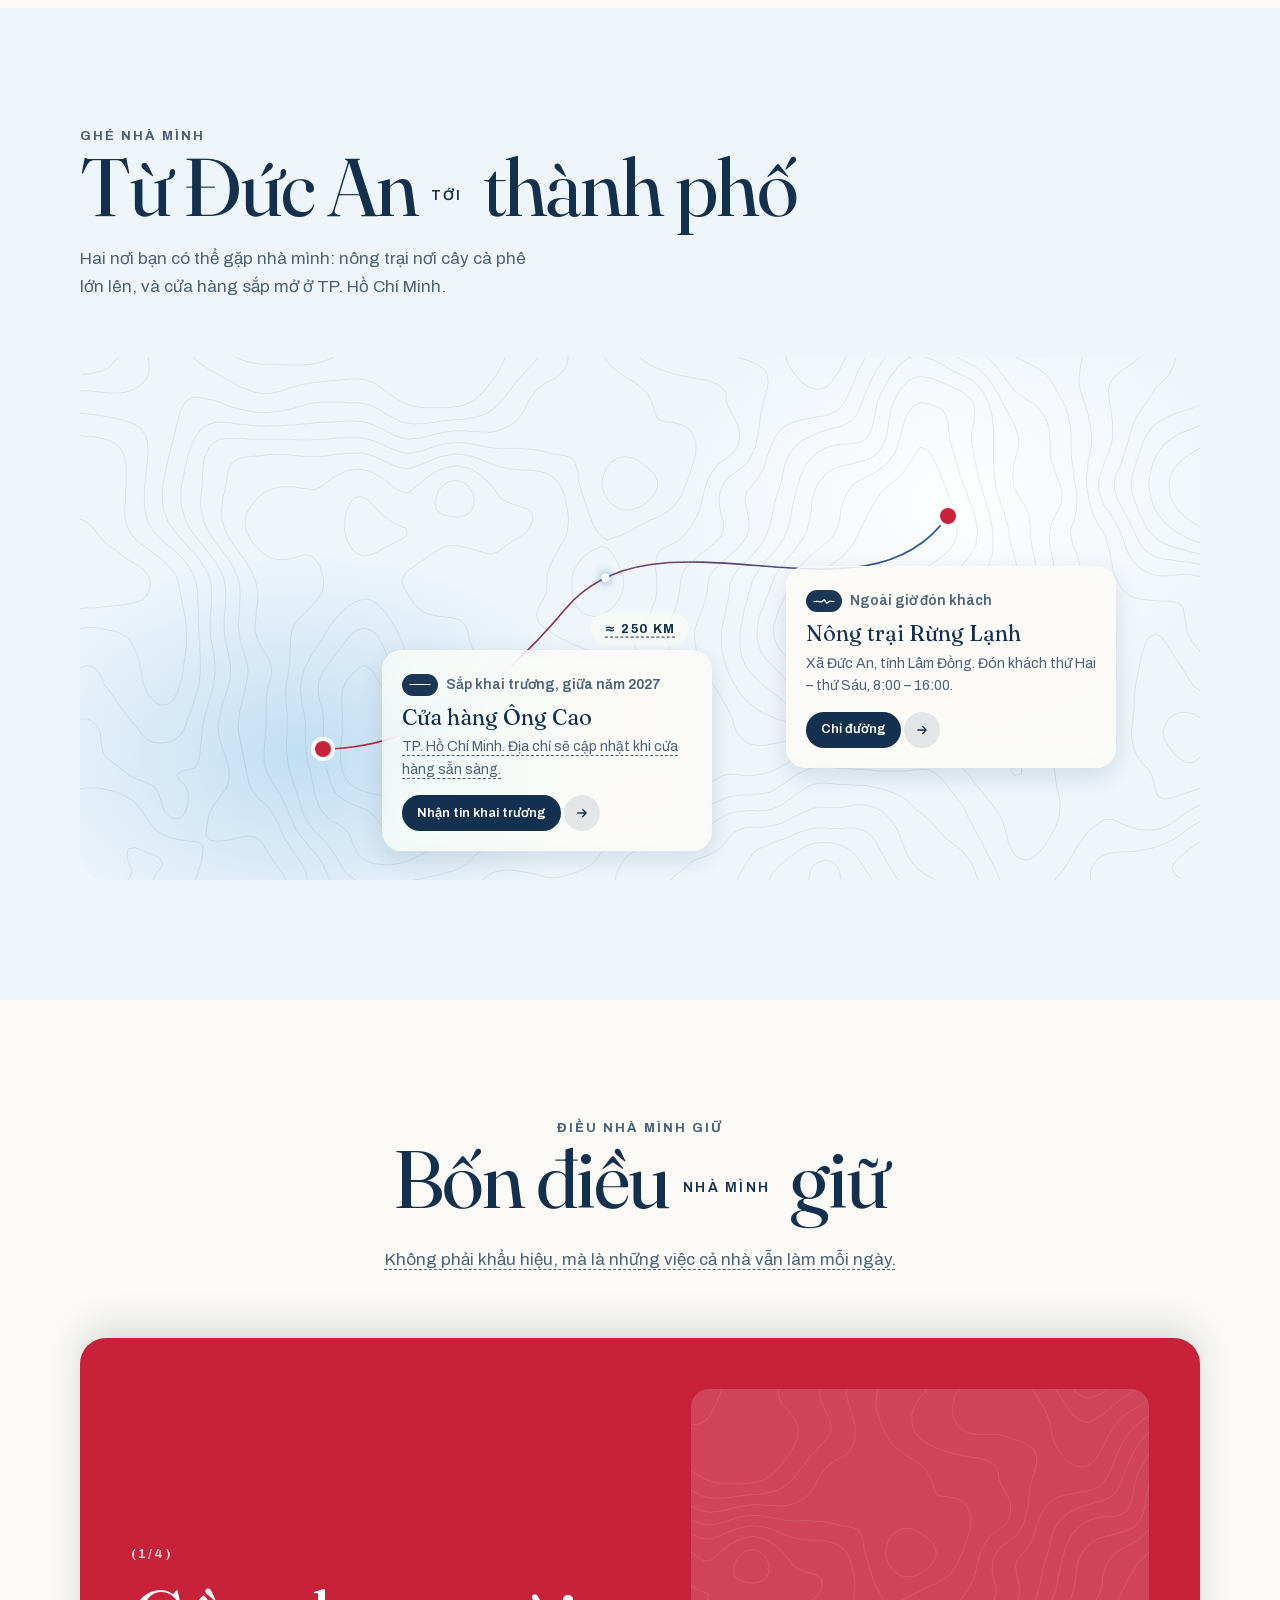
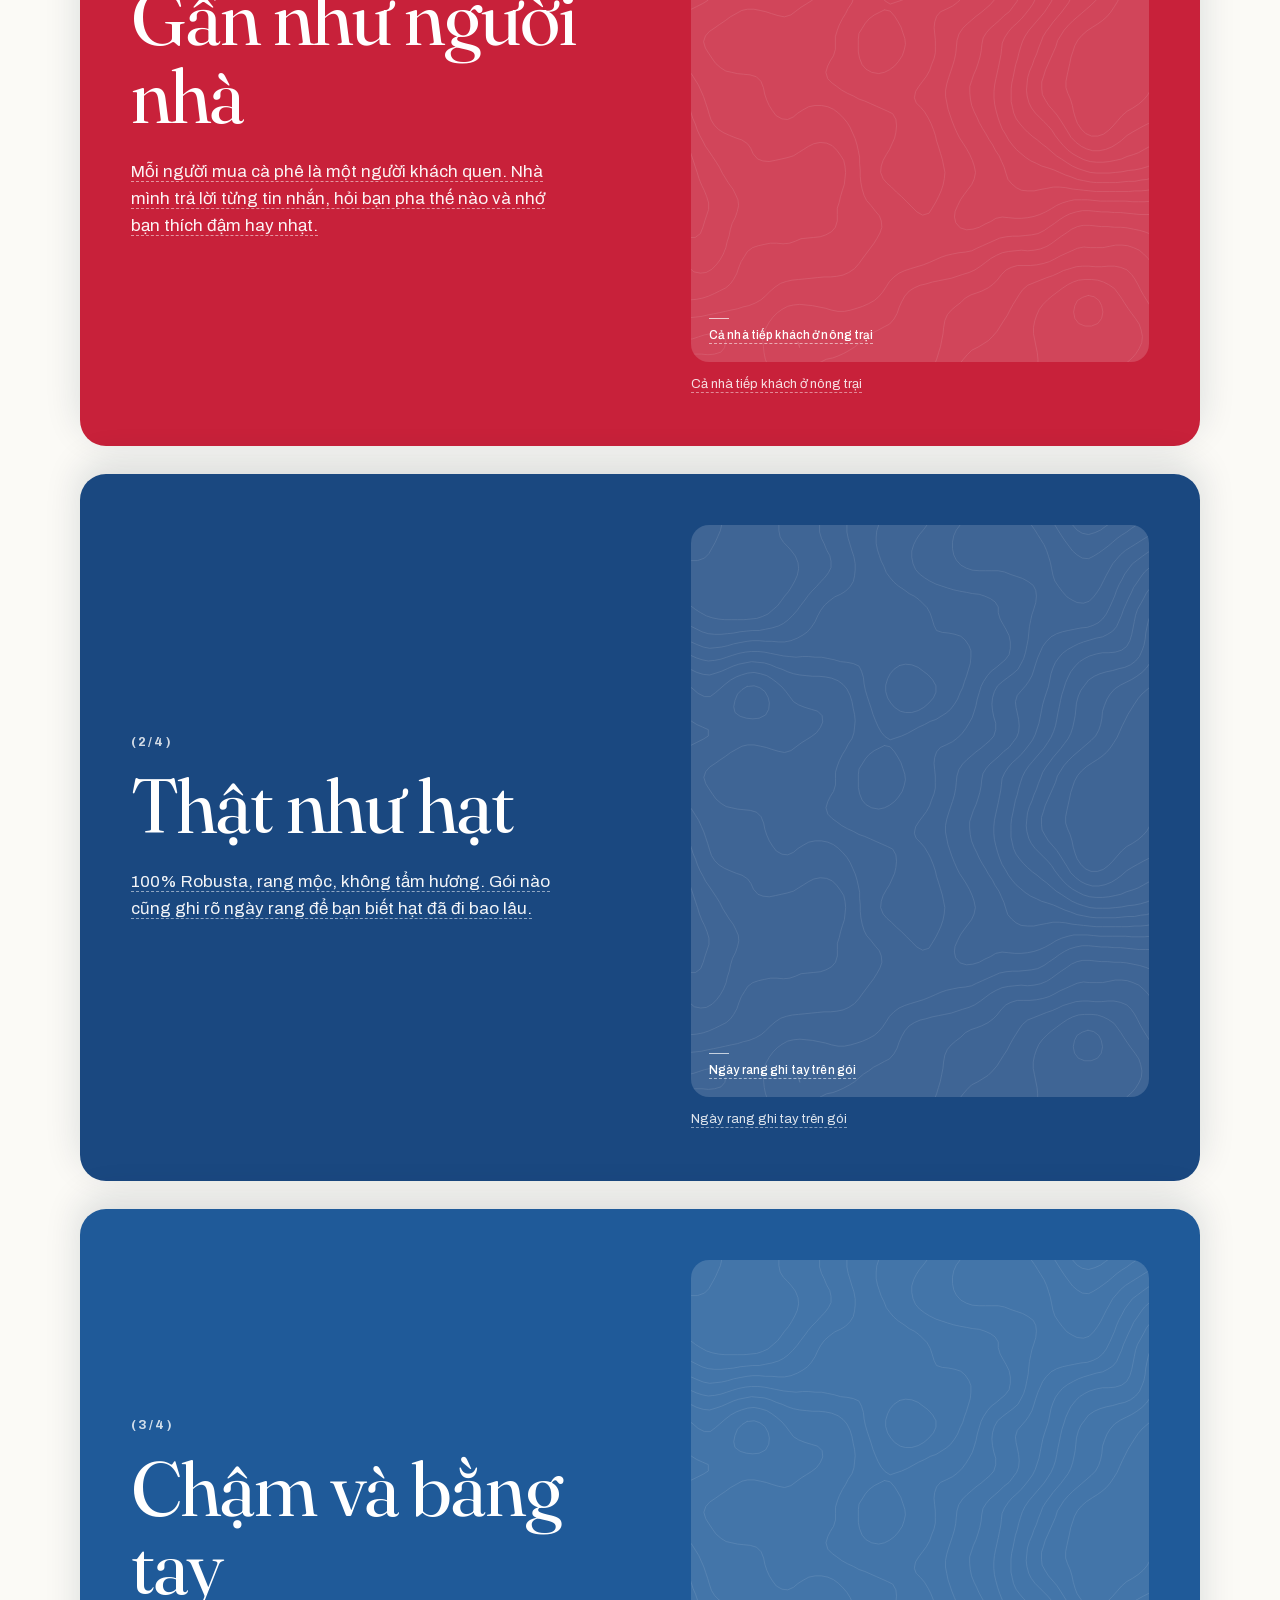
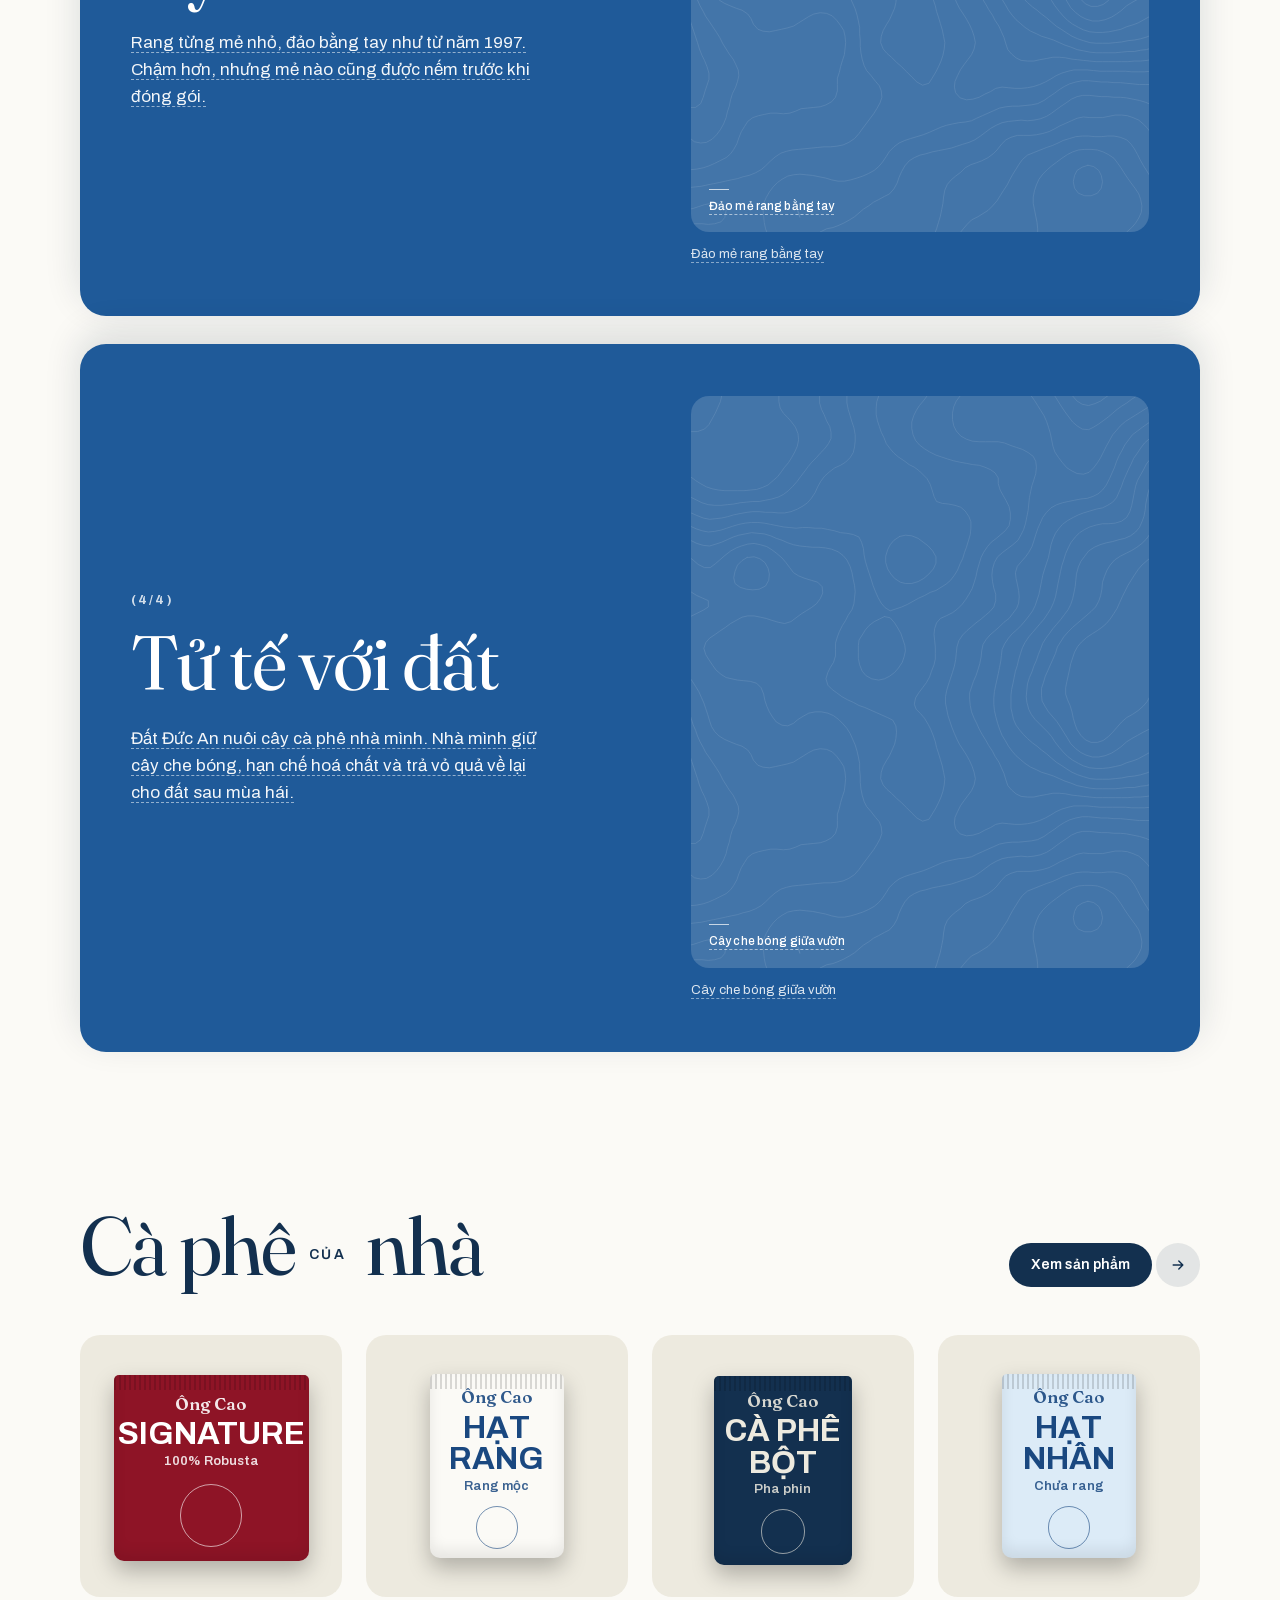
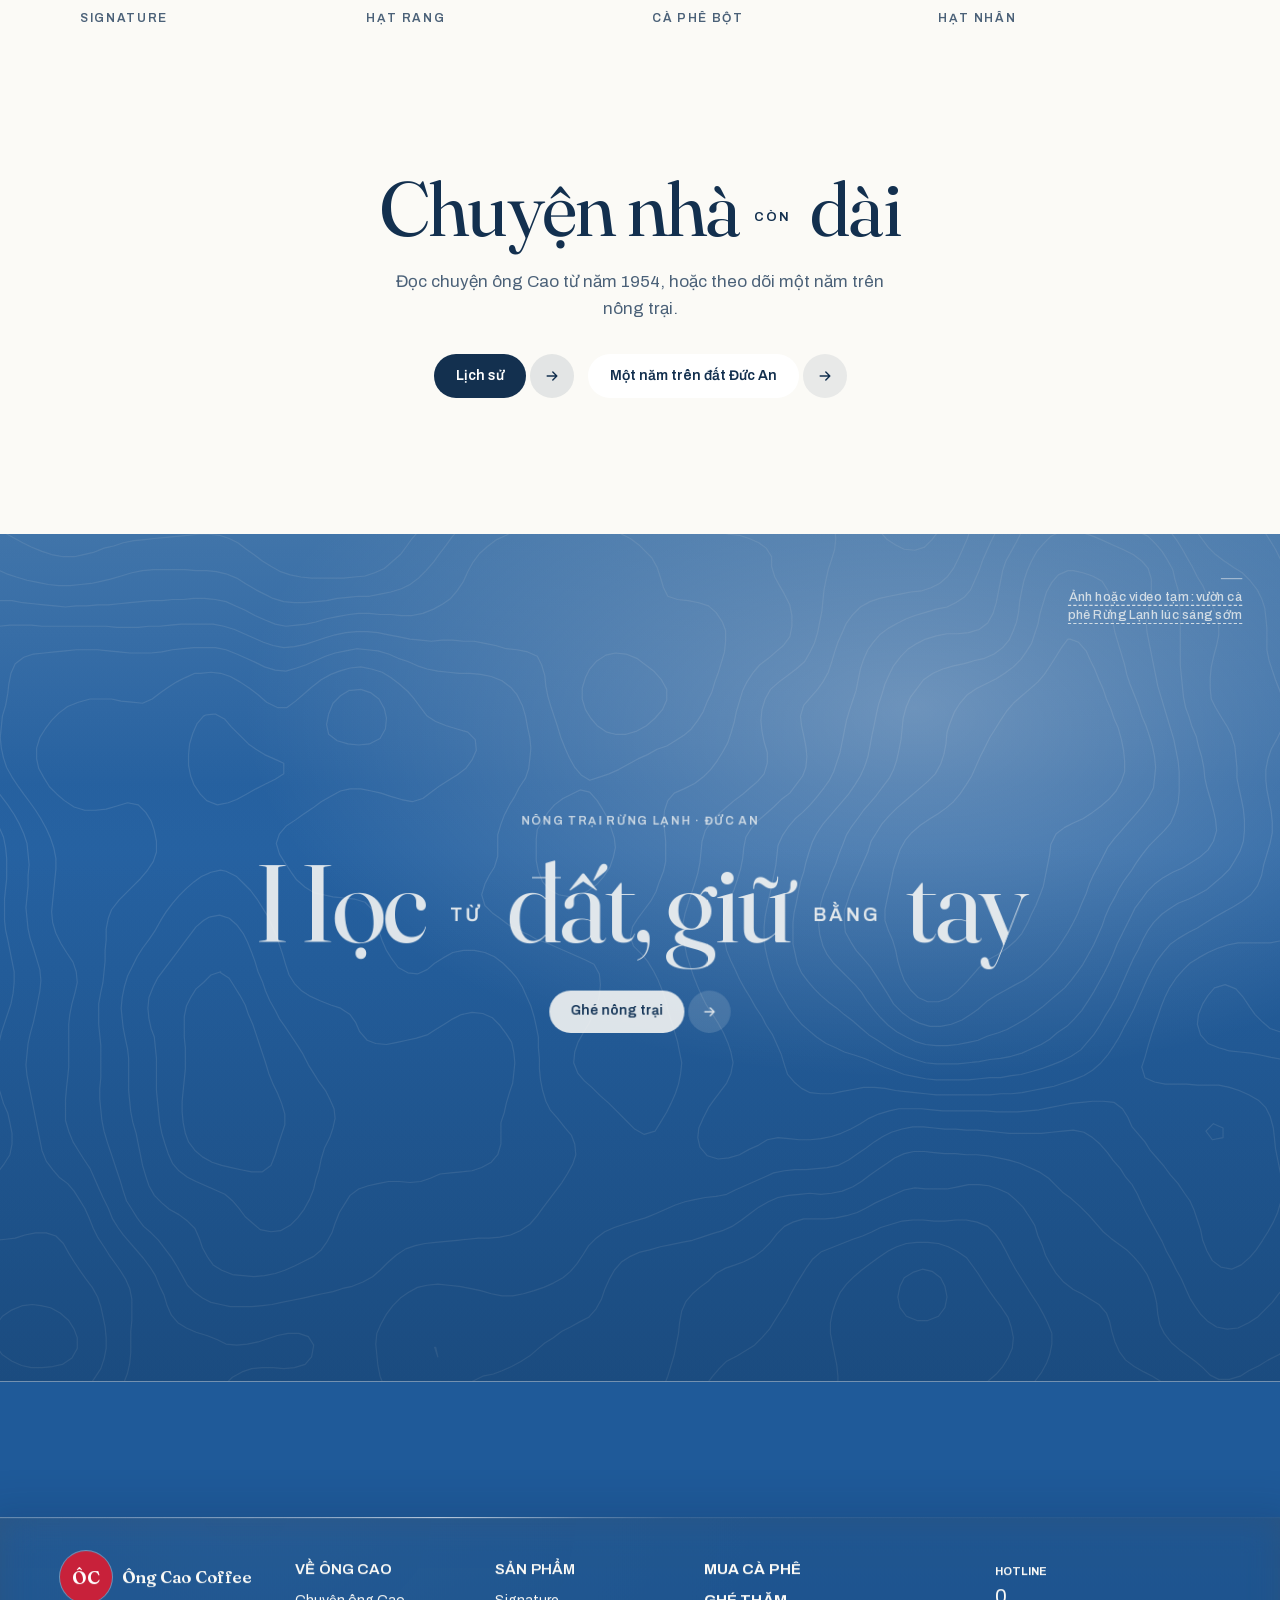
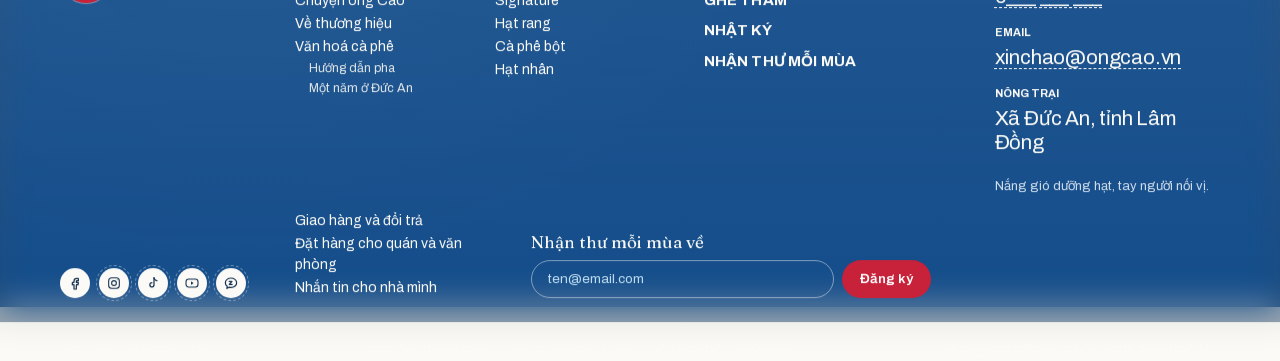
<file: ve-ong-cao.html>
<!doctype html>
<html lang="vi">
<head>
<meta charset="utf-8">
<meta name="viewport" content="width=device-width, initial-scale=1">
<!-- Bản thử: chặn Google lập chỉ mục. Xoá dòng dưới khi ra mắt chính thức. -->
<meta name="robots" content="noindex, nofollow">
<title>Về Ông Cao Coffee</title>
<meta name="description" content="Ông Cao Coffee: cà phê gia đình, 100% Robusta trồng ở Đức An, rang bằng tay từ năm 1997.">
<link rel="canonical" href="https://khaipn2712.github.io/ong-cao-coffee/ve-ong-cao.html">
<link rel="icon" href="assets/img/favicon.svg" type="image/svg+xml">
<link rel="apple-touch-icon" href="assets/img/apple-touch-icon.png">
<meta name="theme-color" content="#FBFAF6">
<meta property="og:type" content="website">
<meta property="og:site_name" content="Ông Cao Coffee">
<meta property="og:locale" content="vi_VN">
<meta property="og:locale:alternate" content="en_US">
<meta property="og:title" content="Về Ông Cao Coffee">
<meta property="og:description" content="Ông Cao Coffee: cà phê gia đình, 100% Robusta trồng ở Đức An, rang bằng tay từ năm 1997.">
<meta property="og:url" content="https://khaipn2712.github.io/ong-cao-coffee/ve-ong-cao.html">
<meta property="og:image" content="https://khaipn2712.github.io/ong-cao-coffee/assets/img/og.png">
<meta property="og:image:width" content="1200">
<meta property="og:image:height" content="630">
<meta property="og:image:alt" content="Ông Cao Coffee, cà phê Robusta rang tay từ 1997 ở Đức An">
<meta name="twitter:card" content="summary_large_image">
<link rel="preload" href="assets/fonts/fraunces-latin.woff2" as="font" type="font/woff2" crossorigin>
<link rel="preload" href="assets/fonts/fraunces-vietnamese.woff2" as="font" type="font/woff2" crossorigin>
<link rel="preload" href="assets/fonts/archivo-latin.woff2" as="font" type="font/woff2" crossorigin>
<link rel="preload" href="assets/fonts/archivo-vietnamese.woff2" as="font" type="font/woff2" crossorigin>
<link rel="stylesheet" href="assets/styles.css?v=100">
<link rel="stylesheet" href="assets/pages.css?v=100">
<script>
  document.documentElement.classList.add('js');
  try { var l = localStorage.getItem('ongcao-lang'); if (l === 'en' || l === 'vi') document.documentElement.lang = l; } catch (e) {}
  try { if (sessionStorage.getItem('oc-draft-closed')) document.documentElement.classList.add('no-draft'); } catch (e) {}
  // Chuyển trang: bỏ qua hiệu ứng khi tab đang ẩn để trang không bị kẹt ở màn che
  addEventListener('pagereveal', function (e) { if (e.viewTransition && document.visibilityState === 'hidden') e.viewTransition.skipTransition(); });
  addEventListener('pageswap', function (e) { if (e.viewTransition && document.visibilityState === 'hidden') e.viewTransition.skipTransition(); });
</script>
</head>
<body class="page" data-page="ve-ong-cao">

<a class="skip" href="#main"><span lang="vi">Bỏ qua tới nội dung</span><span lang="en">Skip to content</span></a>

<div class="draft-note" id="draftNote" role="note">
  <p>
    <span lang="vi">Bản thử. Chữ gạch chân đứt nét là nội dung tạm, sẽ thay bằng thông tin thật.</span>
    <span lang="en">Draft. Dashed-underline text is placeholder content, to be replaced with real details.</span>
  </p>
  <button type="button" class="draft-note__close" id="draftClose" aria-label="Đóng ghi chú">×</button>
</div>

<!-- 0. Header -->
<header class="site-header" id="header">
  <div class="wrap header__inner">
    <a href="index.html" class="logo" aria-label="Ông Cao Coffee">
      <span class="logo__mark" aria-hidden="true">ÔC</span>
      <span class="logo__word">Ông Cao</span>
    </a>
    <nav class="nav" id="nav" aria-label="Chính">
      <a href="lich-su.html" data-page="lich-su"><span lang="vi">Lịch sử</span><span lang="en">History</span></a>
      <a href="ve-ong-cao.html" data-page="ve-ong-cao"><span lang="vi">Về Ông Cao</span><span lang="en">About</span></a>
      <a href="san-pham.html" data-page="san-pham"><span lang="vi">Sản phẩm</span><span lang="en">Products</span></a>
      <a href="van-hoa.html" data-page="van-hoa"><span lang="vi">Văn hoá</span><span lang="en">Culture</span></a>
      <a href="mot-nam.html" data-page="mot-nam"><span lang="vi">Một năm</span><span lang="en">The year</span></a>
      <a href="nhat-ky.html" data-page="nhat-ky"><span lang="vi">Nhật ký</span><span lang="en">Journal</span></a>
    </nav>
    <div class="header__tools">
      <div class="lang" role="group" aria-label="Ngôn ngữ / Language">
        <button type="button" data-set-lang="vi" aria-pressed="true">VI</button>
        <button type="button" data-set-lang="en" aria-pressed="false">EN</button>
      </div>
      <a href="san-pham.html" class="cart" id="cart" aria-live="polite">
        <span lang="vi">Giỏ</span><span lang="en">Cart</span>
        <span class="cart__count" id="cartCount">0</span>
      </a>
      <button type="button" class="menu-btn" id="menuBtn" aria-expanded="false" aria-controls="nav">
        <span lang="vi">Menu</span><span lang="en">Menu</span>
      </button>
    </div>
  </div>
</header>

<main id="main">

<section class="ahero" data-reveal data-light>
  <div class="wrap">
    <div class="ahero__stage">
      <svg class="ahero__svg" viewBox="0 0 1120 760" aria-hidden="true">
        <circle class="ahero__ring2" cx="560" cy="380" r="372"/>
        <circle class="ahero__ring" cx="560" cy="380" r="336"/>
      </svg>
      <div class="ahero__center phero__inner">
        <p class="kicker"><span lang="vi">Ông Cao Coffee · rang bằng tay từ 1997</span><span lang="en">Ông Cao Coffee · roasted by hand since 1997</span></p>
        <h1 class="bigt "><span lang="vi"><span class="bw">Học</span> <span class="bw"><span class="bigt__s">từ</span> đất,</span> <span class="bw">giữ</span> <span class="bw"><span class="bigt__s">bằng</span> tay</span></span><span lang="en"><span class="bw">Learned</span> <span class="bw"><span class="bigt__s">from</span> the land,</span> <span class="bw">kept</span> <span class="bw"><span class="bigt__s">by</span> hand</span></span></h1>
        <p class="phero__lead"><span lang="vi">Một thương hiệu cà phê gia đình: 100% Robusta trồng trên đất Đức An, rang bằng tay theo cách ông Cao dạy con cháu.</span><span lang="en">A family coffee brand: 100% Robusta grown on the land of Đức An and roasted by hand the way Mr. Cao taught his children.</span></p>
        <div class="pill-btn pill-btn--ink"><a href="lich-su.html" class="pill-btn__label"><span lang="vi">Đọc chuyện ông Cao</span><span lang="en">Read Mr. Cao's story</span></a><a href="lich-su.html" class="pill-btn__icon" tabindex="-1" aria-hidden="true"><span class="pill-btn__arrow"><svg viewBox="0 0 20 20"><path d="M4 10h11M11 5l5 5-5 5"/></svg></span><span class="pill-btn__arrow pill-btn__arrow--next"><svg viewBox="0 0 20 20"><path d="M4 10h11M11 5l5 5-5 5"/></svg></span></a></div>
      </div>
      <figure class="afloat" data-depth="0.1" style="--x: 14%; --y: 24%; --w: 13; --d: 0">
        <div class="afloat__in"><div class="ph ph--sepia print-frame" style="--ar: 4 / 5; --r: -5deg"><span class="ph__label tam"><span lang="vi">Ông Cao thuở làm nông ở Đức Lập</span><span lang="en">Mr. Cao in his years at Đức Lập</span></span></div></div>
      </figure>
      <figure class="afloat" data-depth="-0.08" style="--x: 86%; --y: 21%; --w: 12; --d: 1">
        <div class="afloat__in"><div class="ph ph--leaf print-frame" style="--ar: 1 / 1; --r: 4deg"><span class="ph__label tam"><span lang="vi">Vườn cà phê Rừng Lạnh</span><span lang="en">The Rừng Lạnh orchard</span></span></div></div>
      </figure>
      <figure class="afloat" data-depth="0.06" style="--x: 8%; --y: 70%; --w: 11; --d: 2">
        <div class="afloat__in"><div class="ph ph--paper print-frame" style="--ar: 4 / 3; --r: 3deg"><span class="ph__label tam"><span lang="vi">Gói cà phê đầu tiên của nhà</span><span lang="en">The family's first coffee bag</span></span></div></div>
      </figure>
      <figure class="afloat" data-depth="0.12" style="--x: 91%; --y: 68%; --w: 13; --d: 3">
        <div class="afloat__in"><div class="ph ph--card print-frame" style="--ar: 4 / 5; --r: -3deg"><span class="ph__label tam"><span lang="vi">Mẻ rang buổi sáng</span><span lang="en">The morning roast</span></span></div></div>
      </figure>
      <figure class="afloat" data-depth="-0.05" style="--x: 28%; --y: 90%; --w: 9; --d: 4">
        <div class="afloat__in"><div class="ph ph--sepia print-frame" style="--ar: 1 / 1; --r: -4deg"><span class="ph__label tam"><span lang="vi">Phin nhôm trên bàn</span><span lang="en">An aluminium phin on the table</span></span></div></div>
      </figure>
      <figure class="afloat" data-depth="0.07" style="--x: 74%; --y: 91%; --w: 10; --d: 5">
        <div class="afloat__in"><div class="ph ph--leaf print-frame" style="--ar: 4 / 3; --r: 5deg"><span class="ph__label tam"><span lang="vi">Quả chín đỏ trên cành</span><span lang="en">Ripe red cherries</span></span></div></div>
      </figure>
    </div>
  </div>
</section>

<section class="aintro">
  <div class="wrap">
    <div class="aintro__grid">
      <p class="aintro__big tam" data-rv><span lang="vi">Nhà mình không làm cà phê <em>cho nhanh</em>. Nhà mình làm cà phê cho đúng.</span><span lang="en">We do not make coffee <em>fast</em>. We make it right.</span></p>
      <div class="aintro__text" data-rv style="--d: 2">
        <p><span lang="vi">Ông Cao Coffee là cà phê của một gia đình. Hạt được trồng ở Nông trại Rừng Lạnh, khoảng 40 ha ở xã Đức An, tỉnh Lâm Đồng, và được rang bằng tay từ năm 1997.</span><span lang="en">Ông Cao Coffee is one family’s coffee. The beans grow at Rừng Lạnh Farm, about 40 ha in Đức An Commune, Lâm Đồng, and have been roasted by hand since 1997.</span></p>
        <p class="tam"><span lang="vi">Nhà mình chỉ làm Robusta, giống cây hợp với đất đỏ và nắng gió nơi đây. Từ khâu hái quả chín đến mẻ rang cuối cùng, mọi việc đều do người trong nhà làm.</span><span lang="en">We only grow Robusta, the tree that suits the red soil, sun and wind here. From picking ripe cherries to the last roast, every step is done by the family.</span></p>
      </div>
    </div>
    <div class="afacts" data-rv>
      <div class="fact"><p class="fact__num"><span data-count="40">40</span><span class="fact__unit">ha</span></p><p class="fact__label"><span lang="vi">Nông trại Rừng Lạnh ở Đức An</span><span lang="en">Rừng Lạnh Farm in Đức An</span></p></div>
      <div class="fact"><p class="fact__num"><span data-count="1997" data-from="1960">1997</span></p><p class="fact__label"><span lang="vi">Năm bắt đầu rang bằng tay</span><span lang="en">Hand roasting since</span></p></div>
      <div class="fact"><p class="fact__num"><span data-count="100">100</span><span class="fact__unit">%</span></p><p class="fact__label"><span lang="vi">Robusta, không pha trộn</span><span lang="en">Robusta, nothing blended in</span></p></div>
      <div class="fact"><p class="fact__num"><span data-count="2027" data-from="2000">2027</span></p><p class="fact__label"><span lang="vi">Cửa hàng đầu tiên ở TP. HCM (dự kiến)</span><span lang="en">First shop in HCMC (planned)</span></p></div>
    </div>
  </div>
</section>

<section class="aplaces" id="noi-chon" data-light>
  <div class="wrap">
    <div class="aplaces__head" data-reveal>
      <div>
        <p class="kicker"><span lang="vi">Ghé nhà mình</span><span lang="en">Come and visit</span></p>
        <h2 class="bigt "><span lang="vi"><span class="bw">Từ Đức An</span> <span class="bw"><span class="bigt__s">tới</span> thành phố</span></span><span lang="en"><span class="bw">From Đức An</span> <span class="bw"><span class="bigt__s">to</span> the city</span></span></h2>
        <p class="phero__lead"><span lang="vi">Hai nơi bạn có thể gặp nhà mình: nông trại nơi cây cà phê lớn lên, và cửa hàng sắp mở ở TP. Hồ Chí Minh.</span><span lang="en">Two places to meet us: the farm where the coffee grows, and the shop opening soon in Ho Chi Minh City.</span></p>
      </div>
    </div>
    <div class="amap">
      <svg class="amap__svg" viewBox="0 0 1200 560" aria-hidden="true">
        <defs><linearGradient id="routeGrad" gradientUnits="userSpaceOnUse" x1="930" y1="0" x2="260" y2="0"><stop offset="0" style="stop-color: var(--sky-600)"/><stop offset="1" style="stop-color: var(--cherry-500)"/></linearGradient></defs>
        <path id="routePath" class="amap__track" d="M930 170 C 840 300 620 150 520 270 S 330 420 260 420"/>
        <path class="amap__done" d="M930 170 C 840 300 620 150 520 270 S 330 420 260 420"/>
        <circle class="amap__spark" r="4.5"><animateMotion dur="6s" repeatCount="indefinite" calcMode="spline" keyTimes="0;1" keySplines=".45 0 .55 1"><mpath href="#routePath"/></animateMotion></circle>
      </svg>
      <span class="apin" style="--x: 77.5%; --y: 30.4%; --c: var(--cherry)"></span>
      <span class="apin" style="--x: 21.7%; --y: 75%; --c: var(--cherry)"></span>
      <span class="amap__dist tam">≈ 250 km</span>
      <article class="aplace lg" style="--x: 63%; --y: 40%">
        <p class="place__status" id="farmLive"><span class="live-wave live-wave--xs" aria-hidden="true"><svg viewBox="0 0 44 22"><path d="M2 11H42"/></svg></span><span class="place__status-text"></span></p>
        <h3><span lang="vi">Nông trại Rừng Lạnh</span><span lang="en">Rừng Lạnh Farm</span></h3>
        <p><span lang="vi">Xã Đức An, tỉnh Lâm Đồng. Đón khách thứ Hai – thứ Sáu, 8:00 – 16:00.</span><span lang="en">Đức An Commune, Lâm Đồng. Visits Monday to Friday, 8:00 – 16:00.</span></p>
        <div class="pill-btn"><a href="https://maps.app.goo.gl/bVmY76rHezrMPayJA?g_st=ic" class="pill-btn__label" target="_blank" rel="noopener"><span lang="vi">Chỉ đường</span><span lang="en">Directions</span></a><a href="https://maps.app.goo.gl/bVmY76rHezrMPayJA?g_st=ic" class="pill-btn__icon" tabindex="-1" aria-hidden="true" target="_blank" rel="noopener"><span class="pill-btn__arrow"><svg viewBox="0 0 20 20"><path d="M4 10h11M11 5l5 5-5 5"/></svg></span><span class="pill-btn__arrow pill-btn__arrow--next"><svg viewBox="0 0 20 20"><path d="M4 10h11M11 5l5 5-5 5"/></svg></span></a></div>
      </article>
      <article class="aplace lg" style="--x: 27%; --y: 56%">
        <p class="place__status"><span class="live-wave live-wave--xs" aria-hidden="true"><svg viewBox="0 0 44 22"><path d="M2 11H42"/></svg></span><span class="place__status-text"><span lang="vi">Sắp khai trương, giữa năm 2027</span><span lang="en">Opening mid-2027</span></span></p>
        <h3><span lang="vi">Cửa hàng Ông Cao</span><span lang="en">The Ông Cao shop</span></h3>
        <p class="tam"><span lang="vi">TP. Hồ Chí Minh. Địa chỉ sẽ cập nhật khi cửa hàng sẵn sàng.</span><span lang="en">Ho Chi Minh City. The address will be posted when the shop is ready.</span></p>
        <div class="pill-btn"><a href="nhat-ky.html" class="pill-btn__label"><span lang="vi">Nhận tin khai trương</span><span lang="en">Get opening news</span></a><a href="nhat-ky.html" class="pill-btn__icon" tabindex="-1" aria-hidden="true"><span class="pill-btn__arrow"><svg viewBox="0 0 20 20"><path d="M4 10h11M11 5l5 5-5 5"/></svg></span><span class="pill-btn__arrow pill-btn__arrow--next"><svg viewBox="0 0 20 20"><path d="M4 10h11M11 5l5 5-5 5"/></svg></span></a></div>
      </article>
    </div>
  </div>
</section>

<section class="aprin">
  <div class="wrap">
    <div class="aprin__head" data-reveal>
      <p class="kicker"><span lang="vi">Điều nhà mình giữ</span><span lang="en">What we hold on to</span></p>
      <h2 class="bigt "><span lang="vi"><span class="bw">Bốn điều</span> <span class="bw"><span class="bigt__s">nhà mình</span> giữ</span></span><span lang="en"><span class="bw">Four things</span> <span class="bw"><span class="bigt__s">we</span> keep</span></span></h2>
      <p class="phero__lead tam"><span lang="vi">Không phải khẩu hiệu, mà là những việc cả nhà vẫn làm mỗi ngày.</span><span lang="en">Not slogans, but things the family still does every day.</span></p>
    </div>
    <div class="pstack">
    <article class="pcardx" style="--bg: var(--cherry-500); --i: 0">
      <div>
        <p class="pcardx__count">(1/4)</p>
        <h3 class="pcardx__title"><span lang="vi">Gần như người nhà</span><span lang="en">Like family</span></h3>
        <p class="pcardx__text tam"><span lang="vi">Mỗi người mua cà phê là một người khách quen. Nhà mình trả lời từng tin nhắn, hỏi bạn pha thế nào và nhớ bạn thích đậm hay nhạt.</span><span lang="en">Everyone who buys our coffee is a familiar face. We answer every message, ask how you brew and remember whether you like it strong or mild.</span></p>
      </div>
      <figure class="pcardx__img rv-img"><div class="ph ph--sepia" style="--ph: rgba(255, 255, 255,.16)"><span class="ph__label tam"><span lang="vi">Cả nhà tiếp khách ở nông trại</span><span lang="en">The family welcoming guests at the farm</span></span></div><figcaption class="tam"><span lang="vi">Cả nhà tiếp khách ở nông trại</span><span lang="en">The family welcoming guests at the farm</span></figcaption></figure>
    </article>
    <article class="pcardx" style="--bg: var(--sky-700); --i: 1">
      <div>
        <p class="pcardx__count">(2/4)</p>
        <h3 class="pcardx__title"><span lang="vi">Thật như hạt</span><span lang="en">Honest as the bean</span></h3>
        <p class="pcardx__text tam"><span lang="vi">100% Robusta, rang mộc, không tẩm hương. Gói nào cũng ghi rõ ngày rang để bạn biết hạt đã đi bao lâu.</span><span lang="en">100% Robusta, pure roast, no added flavour. Every bag shows its roast date so you know how fresh it is.</span></p>
      </div>
      <figure class="pcardx__img rv-img"><div class="ph ph--paper" style="--ph: rgba(255, 255, 255,.16)"><span class="ph__label tam"><span lang="vi">Ngày rang ghi tay trên gói</span><span lang="en">The roast date written by hand on the bag</span></span></div><figcaption class="tam"><span lang="vi">Ngày rang ghi tay trên gói</span><span lang="en">The roast date written by hand on the bag</span></figcaption></figure>
    </article>
    <article class="pcardx" style="--bg: var(--sky-600); --i: 2">
      <div>
        <p class="pcardx__count">(3/4)</p>
        <h3 class="pcardx__title"><span lang="vi">Chậm và bằng tay</span><span lang="en">Slow, by hand</span></h3>
        <p class="pcardx__text tam"><span lang="vi">Rang từng mẻ nhỏ, đảo bằng tay như từ năm 1997. Chậm hơn, nhưng mẻ nào cũng được nếm trước khi đóng gói.</span><span lang="en">Small batches, turned by hand as we have done since 1997. Slower, but every batch is tasted before it is packed.</span></p>
      </div>
      <figure class="pcardx__img rv-img"><div class="ph ph--leaf" style="--ph: rgba(255, 255, 255,.16)"><span class="ph__label tam"><span lang="vi">Đảo mẻ rang bằng tay</span><span lang="en">Turning the roast by hand</span></span></div><figcaption class="tam"><span lang="vi">Đảo mẻ rang bằng tay</span><span lang="en">Turning the roast by hand</span></figcaption></figure>
    </article>
    <article class="pcardx" style="--bg: var(--sky-600); --i: 3">
      <div>
        <p class="pcardx__count">(4/4)</p>
        <h3 class="pcardx__title"><span lang="vi">Tử tế với đất</span><span lang="en">Kind to the land</span></h3>
        <p class="pcardx__text tam"><span lang="vi">Đất Đức An nuôi cây cà phê nhà mình. Nhà mình giữ cây che bóng, hạn chế hoá chất và trả vỏ quả về lại cho đất sau mùa hái.</span><span lang="en">The soil of Đức An feeds our trees. We keep the shade trees, use as few chemicals as we can and return the cherry husks to the soil after harvest.</span></p>
      </div>
      <figure class="pcardx__img rv-img"><div class="ph ph--card" style="--ph: rgba(255, 255, 255,.16)"><span class="ph__label tam"><span lang="vi">Cây che bóng giữa vườn</span><span lang="en">Shade trees in the orchard</span></span></div><figcaption class="tam"><span lang="vi">Cây che bóng giữa vườn</span><span lang="en">Shade trees in the orchard</span></figcaption></figure>
    </article>
    </div>
  </div>
</section>

<section class="ateaser">
  <div class="wrap">
    <div class="sec-head" data-reveal>
      <div><h2 class="bigt "><span lang="vi"><span class="bw">Cà phê</span> <span class="bw"><span class="bigt__s">của</span> nhà</span></span><span lang="en"><span class="bw">Coffee</span> <span class="bw"><span class="bigt__s">from</span> home</span></span></h2></div>
      <div class="pill-btn pill-btn--ink"><a href="san-pham.html" class="pill-btn__label"><span lang="vi">Xem sản phẩm</span><span lang="en">See products</span></a><a href="san-pham.html" class="pill-btn__icon" tabindex="-1" aria-hidden="true"><span class="pill-btn__arrow"><svg viewBox="0 0 20 20"><path d="M4 10h11M11 5l5 5-5 5"/></svg></span><span class="pill-btn__arrow pill-btn__arrow--next"><svg viewBox="0 0 20 20"><path d="M4 10h11M11 5l5 5-5 5"/></svg></span></a></div>
    </div>
    <div class="minis">
      <a class="mini" href="san-pham.html" style="--tile: var(--paper-200); --bag: var(--cherry-700); --bag-ink: #FFFFFF; --d: 0" data-rv>
        <span class="mini__tile rv-img"><span class="bag" aria-hidden="true"><span class="bag__brand">Ông Cao</span><span class="bag__name"><span lang="vi">Signature</span><span lang="en">Signature</span></span><span class="bag__sub"><span lang="vi">100% Robusta</span><span lang="en">100% Robusta</span></span><span class="bag__seal"></span></span></span>
        <span class="mini__name"><span lang="vi">Signature</span><span lang="en">Signature</span></span>
      </a>
      <a class="mini" href="san-pham.html" style="--tile: var(--paper-200); --bag: var(--blossom); --bag-ink: var(--sky-700); --d: 1" data-rv>
        <span class="mini__tile rv-img"><span class="bag" aria-hidden="true"><span class="bag__brand">Ông Cao</span><span class="bag__name"><span lang="vi">Hạt rang</span><span lang="en">Roasted</span></span><span class="bag__sub"><span lang="vi">Rang mộc</span><span lang="en">Pure roast</span></span><span class="bag__seal"></span></span></span>
        <span class="mini__name"><span lang="vi">Hạt rang</span><span lang="en">Roasted</span></span>
      </a>
      <a class="mini" href="san-pham.html" style="--tile: var(--paper-200); --bag: var(--ink); --bag-ink: var(--paper-200); --d: 2" data-rv>
        <span class="mini__tile rv-img"><span class="bag" aria-hidden="true"><span class="bag__brand">Ông Cao</span><span class="bag__name"><span lang="vi">Cà phê bột</span><span lang="en">Ground</span></span><span class="bag__sub"><span lang="vi">Pha phin</span><span lang="en">For the phin</span></span><span class="bag__seal"></span></span></span>
        <span class="mini__name"><span lang="vi">Cà phê bột</span><span lang="en">Ground</span></span>
      </a>
      <a class="mini" href="san-pham.html" style="--tile: var(--paper-200); --bag: var(--sky-100); --bag-ink: var(--sky-700); --d: 3" data-rv>
        <span class="mini__tile rv-img"><span class="bag" aria-hidden="true"><span class="bag__brand">Ông Cao</span><span class="bag__name"><span lang="vi">Hạt nhân</span><span lang="en">Green</span></span><span class="bag__sub"><span lang="vi">Chưa rang</span><span lang="en">Unroasted</span></span><span class="bag__seal"></span></span></span>
        <span class="mini__name"><span lang="vi">Hạt nhân</span><span lang="en">Green</span></span>
      </a>
    </div>
  </div>
</section>

<section class="pcta" data-reveal>
  <div class="wrap">
    <h2 class="bigt "><span lang="vi"><span class="bw">Chuyện nhà</span> <span class="bw"><span class="bigt__s">còn</span> dài</span></span><span lang="en"><span class="bw">There is</span> <span class="bw"><span class="bigt__s">more</span> to tell</span></span></h2>
    <p class="pcta__lead"><span lang="vi">Đọc chuyện ông Cao từ năm 1954, hoặc theo dõi một năm trên nông trại.</span><span lang="en">Read Mr. Cao's story from 1954, or follow a year on the farm.</span></p>
    <div class="pcta__btns"><div class="pill-btn pill-btn--ink"><a href="lich-su.html" class="pill-btn__label"><span lang="vi">Lịch sử</span><span lang="en">History</span></a><a href="lich-su.html" class="pill-btn__icon" tabindex="-1" aria-hidden="true"><span class="pill-btn__arrow"><svg viewBox="0 0 20 20"><path d="M4 10h11M11 5l5 5-5 5"/></svg></span><span class="pill-btn__arrow pill-btn__arrow--next"><svg viewBox="0 0 20 20"><path d="M4 10h11M11 5l5 5-5 5"/></svg></span></a></div><div class="pill-btn pill-btn--light"><a href="mot-nam.html" class="pill-btn__label"><span lang="vi">Một năm trên đất Đức An</span><span lang="en">A year in Đức An</span></a><a href="mot-nam.html" class="pill-btn__icon" tabindex="-1" aria-hidden="true"><span class="pill-btn__arrow"><svg viewBox="0 0 20 20"><path d="M4 10h11M11 5l5 5-5 5"/></svg></span><span class="pill-btn__arrow pill-btn__arrow--next"><svg viewBox="0 0 20 20"><path d="M4 10h11M11 5l5 5-5 5"/></svg></span></a></div></div>
  </div>
</section>
</main>

<!-- 9. Đăng ký + footer -->
<footer class="footer" data-light>
  <!-- Màn cuối (học footer của Delta): nền nông trại đứng yên, câu slogan lớn ở giữa;
       cuộn tiếp thì thẻ kính lớn trượt lên phủ qua, chứa toàn bộ thông tin footer -->
  <div class="footer__pre" id="footerPre">
    <div class="footer__bg" aria-hidden="true"><span class="ph__label tam"><span lang="vi">Ảnh hoặc video tạm: vườn cà phê Rừng Lạnh lúc sáng sớm</span><span lang="en">Placeholder photo or video: Rừng Lạnh orchard at dawn</span></span></div>
    <div class="footer__hero" id="footerHero">
      <p class="footer__kicker"><span lang="vi">Nông trại Rừng Lạnh · Đức An</span><span lang="en">Rừng Lạnh Farm · Đức An</span></p>
      <p class="footer__slogan">
        <span lang="vi"><span class="fw">Học <span class="footer__small">từ</span> đất,</span> <span class="fw">giữ <span class="footer__small">bằng</span> tay</span></span>
        <span lang="en" class="tam"><span class="fw">Learned <span class="footer__small">from</span> the land,</span> <span class="fw">kept <span class="footer__small">by</span> hand</span></span>
      </p>
      <div class="pill-btn footer__btn">
        <a href="index.html#ghe-shop" class="pill-btn__label"><span lang="vi">Ghé nông trại</span><span lang="en">Visit the farm</span></a>
        <a href="index.html#ghe-shop" class="pill-btn__icon" tabindex="-1" aria-hidden="true"><span class="pill-btn__arrow"><svg viewBox="0 0 20 20"><path d="M4 10h11M11 5l5 5-5 5"/></svg></span><span class="pill-btn__arrow pill-btn__arrow--next"><svg viewBox="0 0 20 20"><path d="M4 10h11M11 5l5 5-5 5"/></svg></span></a>
      </div>
    </div>
  </div>

  <!-- Thẻ kính lớn (học footer Delta): lúc đầu tràn mép và trượt chậm hơn tốc độ cuộn,
       rồi co lại cách mép, bo góc và bắt kịp nội dung -->
  <div class="footer__panel" id="footerPanel">
    <span class="footer__glass lg" id="footerGlass" aria-hidden="true"></span>
    <div class="footer__inner">
      <a href="index.html" class="logo footer__logo" aria-label="Ông Cao Coffee"><span class="logo__mark" aria-hidden="true">ÔC</span><span class="logo__word">Ông Cao Coffee</span></a>

      <div class="fcol fcol--a">
        <h3 class="fcol__h"><span lang="vi">Về Ông Cao</span><span lang="en">About Ông Cao</span></h3>
        <a href="lich-su.html"><span lang="vi">Chuyện ông Cao</span><span lang="en">Mr. Cao's story</span></a>
        <a href="ve-ong-cao.html"><span lang="vi">Về thương hiệu</span><span lang="en">About the brand</span></a>
        <a href="van-hoa.html"><span lang="vi">Văn hoá cà phê</span><span lang="en">Coffee culture</span></a>
        <span class="fcol__sub">
          <a href="van-hoa.html#pha"><span lang="vi">Hướng dẫn pha</span><span lang="en">Brewing guide</span></a>
          <a href="mot-nam.html"><span lang="vi">Một năm ở Đức An</span><span lang="en">A year in Đức An</span></a>
        </span>
      </div>
      <div class="fcol fcol--b">
        <h3 class="fcol__h"><span lang="vi">Sản phẩm</span><span lang="en">Products</span></h3>
        <a href="san-pham.html">Signature</a>
        <a href="san-pham.html"><span lang="vi">Hạt rang</span><span lang="en">Roasted beans</span></a>
        <a href="san-pham.html"><span lang="vi">Cà phê bột</span><span lang="en">Ground coffee</span></a>
        <a href="san-pham.html"><span lang="vi">Hạt nhân</span><span lang="en">Green beans</span></a>
      </div>
      <nav class="fcol fcol--c" aria-label="Footer">
        <a href="san-pham.html" class="fcol__big"><span lang="vi">Mua cà phê</span><span lang="en">Shop coffee</span></a>
        <a href="ve-ong-cao.html#noi-chon" class="fcol__big"><span lang="vi">Ghé thăm</span><span lang="en">Visit us</span></a>
        <a href="nhat-ky.html" class="fcol__big"><span lang="vi">Nhật ký</span><span lang="en">Journal</span></a>
        <a href="#signup" class="fcol__big"><span lang="vi">Nhận thư mỗi mùa</span><span lang="en">Seasonal letter</span></a>
      </nav>

      <dl class="footer__contact">
        <div><dt>Hotline</dt><dd class="tam">0___ ___ ___</dd></div>
        <div><dt>Email</dt><dd class="tam">xinchao@ongcao.vn</dd></div>
        <div><dt><span lang="vi">Nông trại</span><span lang="en">Farm</span></dt><dd><span lang="vi">Xã Đức An, tỉnh Lâm Đồng</span><span lang="en">Đức An Commune, Lâm Đồng</span></dd></div>
        <p class="footer__motto"><span lang="vi">Nắng gió dưỡng hạt, tay người nối vị.</span><span lang="en">Sun and wind nurture the bean, hands carry on its taste.</span></p>
      </dl>

      <ul class="social" aria-label="Mạng xã hội">
        <li><a href="https://facebook.com/OngCaoCoffee" class="social__a" aria-label="Facebook" target="_blank" rel="noopener"><svg viewBox="0 0 24 24" aria-hidden="true"><path d="M14.5 8.5h2.5V5h-2.5C12 5 10.5 6.6 10.5 9v2H8v3.5h2.5V21H14v-6.5h2.6l.4-3.5h-3V9.4c0-.6.2-.9.5-.9z"/></svg></a></li>
        <li><a aria-disabled="true" class="social__a tam" aria-label="Instagram"><svg viewBox="0 0 24 24" aria-hidden="true"><rect x="4" y="4" width="16" height="16" rx="4.5"/><circle cx="12" cy="12" r="3.6"/><circle cx="16.9" cy="7.1" r=".6" class="fill"/></svg></a></li>
        <li><a aria-disabled="true" class="social__a tam" aria-label="TikTok"><svg viewBox="0 0 24 24" aria-hidden="true"><path d="M13.5 4v10.6a3.1 3.1 0 1 1-3.1-3.1"/><path d="M13.5 4c.4 2.4 2 4 4.5 4.3"/></svg></a></li>
        <li><a aria-disabled="true" class="social__a tam" aria-label="YouTube"><svg viewBox="0 0 24 24" aria-hidden="true"><rect x="3" y="6" width="18" height="12" rx="4"/><path d="M10.5 9.5v5l4-2.5z" class="fill"/></svg></a></li>
        <li><a aria-disabled="true" class="social__a tam" aria-label="Zalo"><svg viewBox="0 0 24 24" aria-hidden="true"><path d="M12 4.5c-4.7 0-8.5 3.1-8.5 7 0 2.1 1.1 4 2.9 5.3L5.8 20l3.6-1.8c.8.2 1.7.3 2.6.3 4.7 0 8.5-3.1 8.5-7s-3.8-7-8.5-7z"/><path d="M9.3 9.5h4.2l-4.2 4.6h4.4"/></svg></a></li>
      </ul>

      <div class="fcol fcol--d">
        <a aria-disabled="true"><span lang="vi">Giao hàng và đổi trả</span><span lang="en">Shipping and returns</span></a>
        <a aria-disabled="true" class="tam"><span lang="vi">Đặt hàng cho quán và văn phòng</span><span lang="en">Orders for cafés and offices</span></a>
        <a href="https://facebook.com/OngCaoCoffee" target="_blank" rel="noopener"><span lang="vi">Nhắn tin cho nhà mình</span><span lang="en">Message the family</span></a>
      </div>

      <div class="footer__signup">
        <form class="signup" id="signup" novalidate>
      <div>
        <h3 class="signup__title"><span lang="vi">Nhận thư mỗi mùa về</span><span lang="en">Get a letter each new season</span></h3>
        
      </div>
      <div class="signup__field">
        <label for="email" class="sr-only">Email</label>
        <input id="email" type="email" placeholder="ten@email.com" autocomplete="email">
        <button type="submit" class="btn btn--buy"><span lang="vi">Đăng ký</span><span lang="en">Sign up</span></button>
        <p class="signup__msg" id="signupMsg" role="status"></p>
      </div>
    </form>
      </div>
    </div>

    <div class="footer__bar">
      <span>Ông Cao Coffee © 2026</span>
      <span class="footer__bar-links">
        <a aria-disabled="true"><span lang="vi">Chính sách bảo mật</span><span lang="en">Privacy policy</span></a>
        <a aria-disabled="true"><span lang="vi">Điều khoản sử dụng</span><span lang="en">Terms of use</span></a>
        <a aria-disabled="true"><span lang="vi">Giao hàng và đổi trả</span><span lang="en">Shipping and returns</span></a>
      </span>
      <span class="tam"><span lang="vi">Tên doanh nghiệp, mã số thuế: bổ sung sau</span><span lang="en">Company name, tax ID: to be added</span></span>
    </div>
  </div>
</footer>

<div class="toast" id="toast" role="status" aria-live="polite"></div>

<script src="assets/main.js?v=100"></script>
<script src="assets/pages.js?v=100"></script>
</body>
</html>
</file>
<file: assets/styles.css>
/* =====================================================================
   ÔNG CAO · HỆ THIẾT KẾ (bản 10kweb)
   Hướng: "sổ tay của nhà": mực xanh đậm, con dấu đỏ, nền giấy và đường đồng mức
   của đất Rừng Lạnh. Màu tiết chế, bốn vai trò:
     Mực (sky)      xanh mực cho chữ và nền tối; các sắc nhạt làm nền sương
     Dấu (cherry)   đỏ con dấu: logo, nút mua, điểm "hôm nay". Dùng ít, chỉ để nhấn
     Giấy (paper)   nền chính, trắng kem
     Sương (mist)   nền phụ, xanh rất nhạt
   Màu của từng dòng sản phẩm chỉ nằm trên bao bì, không phủ nền thẻ.
   Chữ: Fraunces cho tiêu đề, Archivo cho chữ thường và nhãn. Font tự lưu trong
   assets/fonts, chỉ giữ bộ ký tự Latin và tiếng Việt.
   ===================================================================== */
@font-face { font-family: "Fraunces"; font-style: normal; font-weight: 300 600; font-display: swap;
  src: url("fonts/fraunces-latin.woff2") format("woff2"); unicode-range: U+0000-00FF, U+0131, U+0152-0153, U+02BB-02BC, U+02C6, U+02DA, U+02DC, U+0304, U+0308, U+0329, U+2000-206F, U+20AC, U+2122, U+2191, U+2193, U+2212, U+2215, U+FEFF, U+FFFD; }
@font-face { font-family: "Fraunces"; font-style: normal; font-weight: 300 600; font-display: swap;
  src: url("fonts/fraunces-vietnamese.woff2") format("woff2"); unicode-range: U+0102-0103, U+0110-0111, U+0128-0129, U+0168-0169, U+01A0-01A1, U+01AF-01B0, U+0300-0301, U+0303-0304, U+0308-0309, U+0323, U+0329, U+1EA0-1EF9, U+20AB; }
@font-face { font-family: "Archivo"; font-style: normal; font-weight: 400 700; font-display: swap;
  src: url("fonts/archivo-latin.woff2") format("woff2"); unicode-range: U+0000-00FF, U+0131, U+0152-0153, U+02BB-02BC, U+02C6, U+02DA, U+02DC, U+0304, U+0308, U+0329, U+2000-206F, U+20AC, U+2122, U+2191, U+2193, U+2212, U+2215, U+FEFF, U+FFFD; }
@font-face { font-family: "Archivo"; font-style: normal; font-weight: 400 700; font-display: swap;
  src: url("fonts/archivo-vietnamese.woff2") format("woff2"); unicode-range: U+0102-0103, U+0110-0111, U+0128-0129, U+0168-0169, U+01A0-01A1, U+01AF-01B0, U+0300-0301, U+0303-0304, U+0308-0309, U+0323, U+0329, U+1EA0-1EF9, U+20AB; }

:root {
  color-scheme: light;

  /* Mực */
  --sky-50: #EEF5FB; --sky-100: #DCEBF7; --sky-200: #BFDDF2; --sky-300: #9CC3E2; --sky-400: #5E97CF;
  --sky-500: #2F6FB3; --sky-600: #1F5A99; --sky-700: #1A4880; --sky-800: #163A66; --sky-900: #13304F; --sky-950: #0C2138;
  /* Dấu */
  --cherry-50: #FDF0F2; --cherry-100: #F7DDE0; --cherry-200: #F2BFC6; --cherry-300: #FF9AA5; --cherry-400: #DD5568;
  --cherry-500: #C8213A; --cherry-600: #A51A2F; --cherry-700: #8E1426; --cherry-800: #6E0F1D; --cherry-900: #4A0A14;
  /* Giấy */
  --paper-50: #FBFAF6; --paper-100: #F6F4EC; --paper-200: #EDEADF; --paper-300: #DDD9CB;
  /* Chữ phụ (xám ngả mực) */
  --slate-400: #7F93A8; --slate-500: #4E6A86; --slate-600: #4B6178;

  /* Vai trò */
  --blossom: var(--paper-50);   /* nền chính */
  --paper: var(--paper-100);    /* nền giấy, ấm hơn một chút */
  --mist: var(--sky-50);        /* nền sương, mát hơn một chút */
  --ink: var(--sky-900);
  --muted: var(--slate-600);
  --line-soft: #DCE7F0;

  /* Tên cũ giữ làm bí danh */
  --sky: var(--sky-200);
  --sky-deep: var(--sky-500);
  --ocean: var(--sky-600);
  --on-blue-soft: #F0F6FB;
  --cherry: var(--cherry-500);
  --cherry-dark: var(--cherry-600);

  --serif: "Fraunces", Georgia, "Times New Roman", serif;
  --sans: "Archivo", system-ui, -apple-system, "Segoe UI", sans-serif;

  --wrap: 1200px;
  --gutter: clamp(16px, 4vw, 40px);
  --ease-out: cubic-bezier(0.19, 1, 0.22, 1);
}

*, *::before, *::after { box-sizing: border-box; }
html { scroll-behavior: smooth; scroll-padding-top: 80px; }
body {
  margin: 0;
  background: var(--blossom);
  color: var(--ink);
  font-family: var(--sans);
  font-size: 17px;
  line-height: 1.6;
  -webkit-font-smoothing: antialiased;
}
img { max-width: 100%; display: block; }
a { color: inherit; }
h1, h2, h3, p, ul, ol, dl, dd, figure { margin: 0; }
ul, ol { padding: 0; list-style: none; }
button { font: inherit; color: inherit; cursor: pointer; }

/* Ngôn ngữ: chỉ hiện đoạn khớp với <html lang> */
html[lang="vi"] body [lang="en"],
html[lang="en"] body [lang="vi"] { display: none; }

.wrap { max-width: var(--wrap); margin: 0 auto; padding: 0 var(--gutter); }
.sr-only { position: absolute; width: 1px; height: 1px; overflow: hidden; clip: rect(0 0 0 0); white-space: nowrap; }
.skip { position: absolute; left: -999px; top: 8px; background: var(--ink); color: var(--blossom); padding: 8px 14px; z-index: 100; border-radius: 999px; }
.skip:focus { left: 8px; }

:focus-visible { outline: 3px solid var(--sky-deep); outline-offset: 3px; border-radius: 4px; }

/* Nội dung tạm */
.tam { text-decoration: underline dashed 1px; text-underline-offset: 4px; text-decoration-color: currentColor; }

.draft-note {
  display: flex; align-items: center; justify-content: center; gap: 12px;
  background: var(--ink); color: #fff;
  font-size: 14px; padding: 8px var(--gutter);
}
.draft-note[hidden] { display: none; }
.draft-note__close { background: none; border: 0; font-size: 22px; line-height: 1; padding: 0 4px; color: inherit; }

/* Nút và link */
.btn {
  display: inline-flex; align-items: center; justify-content: center;
  min-height: 48px; padding: 0 26px; border-radius: 999px; border: 0;
  font-family: var(--sans); font-size: 16px; font-weight: 600; text-decoration: none;
  transition: background-color .2s, transform .2s var(--ease-out);
}
.btn:active { transform: scale(.97); }
.btn--buy { background: var(--cherry); color: #fff; }
.btn--buy:hover { background: var(--cherry-dark); }

.link {
  font-weight: 600; text-decoration: underline; text-decoration-thickness: 2px;
  text-underline-offset: 5px; text-decoration-color: var(--sky-deep);
}
.link:hover { text-decoration-color: var(--cherry); }

/* Khung ảnh chờ: mọi ảnh chưa chụp dùng chung một cách trình bày.
   Nền một sắc mực, đường đồng mức mờ của đất Rừng Lạnh, chú thích nhỏ như ghi chú trong sổ.
   Khi có ảnh thật: thay cả khối .ph bằng <img> cùng tỉ lệ (xem danh-sach-anh.md). */
.ph {
  position: relative; overflow: hidden; border-radius: 6px;
  display: flex; align-items: flex-end; padding: 12px;
  background-color: var(--sky-100); color: var(--ink);
}
.ph::before {
  content: ""; position: absolute; inset: 0; pointer-events: none;
  background: currentColor; opacity: .14;
  -webkit-mask: url("img/contour.svg") center / cover no-repeat;
  mask: url("img/contour.svg") center / cover no-repeat;
}
.ph__label { position: relative; z-index: 1; font-size: 12px; line-height: 1.4; font-weight: 500; letter-spacing: .01em; max-width: 26ch; }
.ph__label::before { content: ""; display: block; width: 20px; height: 1px; margin-bottom: 8px; background: currentColor; opacity: .7; }
.hero__media .ph__label::before, .journey__layer .ph__label::before, .footer__bg .ph__label::before, .ycard__bg .ph__label::before { margin-left: auto; }
/* Ảnh tư liệu cũ: tông xanh xám thay cho sepia nâu */
.ph--sepia { background-color: #B8C6D2; color: var(--ink); }
.ph--leaf { background-color: var(--sky-300); color: var(--sky-900); }

.ph--warm { background-color: var(--sky-50); color: var(--ink); }
.ph--paper { background-color: var(--paper-100); color: var(--ink); }
.ph--card { background-color: #EEF2F5; color: var(--muted); }

/* 0. Header */
.site-header {
  position: sticky; top: 0; z-index: 50;
  background: var(--blossom);
  transition: box-shadow .3s;
}
.site-header.is-scrolled { box-shadow: 0 1px 0 var(--line-soft); }
.header__inner { display: flex; align-items: center; gap: 32px; height: 72px; }
.logo { display: flex; align-items: center; gap: 10px; text-decoration: none; }
.logo__mark {
  width: 40px; height: 40px; border-radius: 50%; display: grid; place-items: center;
  background: var(--cherry); color: #fff;
  font-family: var(--serif); font-size: 15px; font-weight: 600;
}
.logo__word { font-family: var(--serif); font-size: 22px; font-weight: 600; letter-spacing: -0.01em; white-space: nowrap; }
.nav { display: flex; gap: 24px; margin-left: auto; }
.nav a { text-decoration: none; font-weight: 500; font-size: 15.5px; white-space: nowrap; }
.nav a[aria-current="page"] { text-decoration: underline; text-underline-offset: 6px; text-decoration-color: var(--cherry); text-decoration-thickness: 2px; }
.nav a:hover { text-decoration: underline; text-underline-offset: 6px; text-decoration-color: var(--sky-deep); text-decoration-thickness: 2px; }
.header__tools { display: flex; align-items: center; gap: 16px; }
.lang { display: flex; border: 1px solid var(--line-soft); border-radius: 999px; padding: 2px; }
.lang button { border: 0; background: none; padding: 4px 10px; border-radius: 999px; font-size: 13px; font-weight: 600; color: var(--muted); }
.lang button[aria-pressed="true"] { background: var(--ink); color: var(--blossom); }
.cart { display: inline-flex; align-items: center; gap: 8px; text-decoration: none; font-weight: 600; }
.cart__count {
  min-width: 26px; height: 26px; padding: 0 7px; border-radius: 999px;
  display: grid; place-items: center; font-size: 13px;
  background: var(--line-soft); color: var(--ink);
  transition: background-color .3s, color .3s, transform .3s var(--ease-out);
}
.cart__count.has-items { background: var(--cherry); color: #fff; }
.cart__count.bump { transform: scale(1.25); }
.menu-btn { display: none; border: 1px solid var(--ink); background: none; border-radius: 999px; padding: 6px 14px; font-weight: 600; font-size: 14px; }

/* 1. Hero: 3 cảnh, ảnh nền phóng sẵn rồi lùi chậm */
.ph[style*="--ph"] { background-color: var(--ph); color: var(--blossom); }
/* Nền ảnh chờ sáng thì chú thích dùng màu mực để đủ tương phản */
.ph:is([style*="--sky-100"], [style*="--sky-200"], [style*="--sky-300"], [style*="--sky-400"], [style*="--slate-400"], [style*="--paper-"]) { color: var(--ink); }

.hero {
  position: relative; overflow: hidden; isolation: isolate;
  min-height: clamp(620px, calc(100svh - 112px), 900px);
  display: flex; flex-direction: column; justify-content: flex-end;
  color: var(--blossom); background: var(--ocean);
}
.hero__bg, .hero__slide, .hero__stage, .hero__shade { position: absolute; inset: 0; }
/* Nền và lớp phủ tràn ra 2px để không lộ vệt sáng ở mép dưới khi chiều cao hero lẻ pixel */
.hero__bg, .hero__shade { inset: -2px; }
.pstrip { margin-top: -1px; }
.hero__bg { z-index: -2; }
.hero__slide { opacity: 0; transition: opacity 1s ease; }
.hero__slide.is-active { opacity: 1; }
.hero__stage { opacity: 0; transition: opacity 1.2s ease; }
.hero__stage.is-on { opacity: 1; }
.hero__media {
  position: absolute; inset: 0; border-radius: 0;
  align-items: flex-start; justify-content: flex-end; padding: 96px calc(var(--gutter) + 6%) 0 0;
}
.hero__media .ph__label { opacity: .85; text-align: right; }
/* Ken Burns: ảnh lùi chậm trong suốt thời gian của cảnh */

/* Con dấu "Rang tay từ 1997": dấu đỏ đóng tĩnh ở góc trên, cùng họ với logo */
.hero__seal {
  position: absolute; z-index: 1; top: clamp(24px, 5svh, 52px);
  left: max(var(--gutter), calc((100% - var(--wrap)) / 2 + var(--gutter)));
  width: clamp(92px, 8vw, 120px); rotate: -8deg; color: var(--blossom); pointer-events: none;
}
.hero__seal svg { display: block; width: 100%; height: auto; overflow: visible; }
.hero__seal .seal__disc { fill: var(--cherry); }
.hero__seal .seal__in { fill: none; stroke: rgba(255, 255, 255, .5); stroke-width: .8; }
.seal__ring { font-family: var(--sans); font-size: 8.4px; font-weight: 600; letter-spacing: .1em; fill: currentColor; }
.seal__mark { font-family: var(--serif); font-size: 27px; font-weight: 500; fill: currentColor; }
/* Lớp tối ở góc trái dưới để chữ luôn đọc rõ */
.hero__shade { z-index: -1; background:
  linear-gradient(90deg, rgba(12, 34, 60, .72) 0%, rgba(12, 34, 60, .35) 45%, rgba(12, 34, 60, 0) 70%),
  linear-gradient(0deg, rgba(12, 34, 60, .75) 0%, rgba(12, 34, 60, 0) 45%); }

.hero__content {
  width: 100%; display: grid; grid-template-columns: minmax(0, 1fr) auto; align-items: end; gap: 40px;
  padding-top: 120px; padding-bottom: 36px;
}
.hero__copy { display: grid; }
.hero__scene {
  grid-area: 1 / 1; align-self: end;
  opacity: 0; visibility: hidden; transform: translateY(18px);
  transition: opacity .5s ease, transform .7s var(--ease-out), visibility 0s linear .5s;
}
.hero__scene.is-active { opacity: 1; visibility: visible; transform: none; transition: opacity .7s ease .3s, transform 1s var(--ease-out) .3s, visibility 0s; }
.hero__title {
  font-family: var(--serif); font-weight: 400;
  font-size: clamp(38px, 4.9vw, 76px); line-height: 1; letter-spacing: -0.02em;
  font-variation-settings: "opsz" 144;
}
.hero__lead { margin-top: 16px; font-size: clamp(15px, 1.1vw, 17px); max-width: 46ch; line-height: 1.55; color: var(--sky-50); }
.hero__lead .tam, .hero__lead.tam { text-decoration-color: rgba(251, 250, 246, .6); }

/* Ba giai đoạn Cây con → Hoa nở → Kết trái: một viên sáng trượt nhanh giữa các mục
   và nháy nhẹ (thu nhỏ, mờ đi một chút) ở giữa đường */
.hero__stages { position: relative; display: flex; gap: 8px; margin-top: 16px; width: max-content; isolation: isolate; }
.hero__stages li {
  position: relative; font-size: 14px; font-weight: 600; padding: 5px 12px; border-radius: 999px;
  border: 1px solid rgba(251, 250, 246, .35); color: rgba(251, 250, 246, .72);
  transition: color .5s ease .1s, border-color .5s ease;
}
.hero__stages li.is-on { color: var(--ink); border-color: transparent; }
.hero__stages .hero__stages-pill {
  position: absolute; z-index: -1; top: 0; left: 0; height: 100%; border-radius: 999px;
  background: var(--blossom); box-shadow: 0 4px 14px rgba(12, 34, 60, .25);
  width: var(--pill-w, 0px); transform: translateX(var(--pill-x, 0px));
  transition: transform .42s cubic-bezier(.65, 0, .35, 1), width .42s cubic-bezier(.65, 0, .35, 1);
}

/* Mô tả theo giai đoạn: các đoạn chồng lên nhau, đoạn đang hiện mờ dần vào, giữ chiều cao ổn định */
.hero__lead--stages { display: grid; }
.hero__lead-item { grid-area: 1 / 1; opacity: 0; transform: translateY(6px); transition: opacity .35s ease, transform .5s var(--ease-out); }
.hero__lead-item.is-on { opacity: 1; transform: none; transition-delay: .15s; }

/* Nút hai phần: nhãn viên thuốc + vòng tròn mũi tên */
/* Nút hai phần (học theo nút của Delta): khi rê chuột, nền viên thuốc kéo dài bọc lấy
   vòng mũi tên, vòng mũi tên thu nhỏ nằm gọn bên trong, chữ nhích sang phải, mũi tên trượt qua */
.pill-btn {
  --pill-bg: var(--blossom); --pill-ink: var(--ink); --icon-w: 52px; --gap: 4px;
  position: relative; display: inline-flex; margin-top: 24px; isolation: isolate;
}
.pill-btn::before {
  content: ""; position: absolute; z-index: -1; left: 0; top: 0; bottom: 0;
  width: calc(100% - var(--icon-w) - var(--gap)); border-radius: 999px; background: var(--pill-bg);
  transition: width .38s cubic-bezier(.86, 0, .07, 1);
}
.pill-btn a { text-decoration: none; display: grid; place-items: center; min-height: 52px; }
.pill-btn__label {
  position: relative; padding: 0 26px; color: var(--pill-ink); font-weight: 600;
  transition: transform .45s cubic-bezier(.68, -.55, .265, 1.55);
}
.pill-btn__icon {
  position: relative; overflow: hidden; width: var(--icon-w); margin-left: var(--gap);
  border-radius: 999px; background: rgba(251, 250, 246, .16); color: var(--blossom);
  transition: margin .45s cubic-bezier(.68, -.55, .265, 1.55), min-height .45s cubic-bezier(.68, -.55, .265, 1.55), background-color .3s ease;
}
.pill-btn__icon svg { width: 20px; height: 20px; }
.pill-btn__arrow { position: absolute; inset: 0; display: grid; place-items: center; transition: transform .675s cubic-bezier(.77, 0, .175, 1); }
.pill-btn__arrow--next { transform: translateX(calc(-100% - 12px)); }
.pill-btn:hover::before, .pill-btn:focus-within::before { width: 100%; }
.pill-btn:hover .pill-btn__label, .pill-btn:focus-within .pill-btn__label { transform: translateX(4px); }
/* Giữ tổng chiều rộng: vòng mũi tên dịch trái 4px, chừa 4px quanh mép → thành viên thuốc nhỏ nằm trong nền */
.pill-btn:hover .pill-btn__icon, .pill-btn:focus-within .pill-btn__icon {
  margin: 4px 4px 4px calc(var(--gap) - 4px); min-height: 44px; background: var(--ink);
}
.pill-btn:hover .pill-btn__arrow, .pill-btn:focus-within .pill-btn__arrow { transform: translateX(calc(100% + 12px)); }
.pill-btn:hover .pill-btn__arrow--next, .pill-btn:focus-within .pill-btn__arrow--next { transform: none; }
.pill-btn--buy { --pill-bg: var(--cherry); --pill-ink: #fff; }
.pill-btn--buy:hover .pill-btn__icon, .pill-btn--buy:focus-within .pill-btn__icon { background: var(--cherry-dark); }
svg path { fill: none; stroke: currentColor; stroke-width: 1.8; stroke-linecap: round; stroke-linejoin: round; }

/* Lưới thẻ kính */
.glass {
  display: grid; grid-template-columns: 172px 212px; grid-template-rows: 44px 148px 140px; gap: 10px;
}
.glass__cell {
  position: relative; overflow: hidden; border-radius: 18px; color: #fff; text-decoration: none;
  transition: background-color .3s;
}

/* ---------- Kính kiểu Liquid Glass ---------- */
/*
  Biến điều khiển (JS cập nhật theo con trỏ):
  --la   góc nguồn sáng tính từ tâm thẻ (0deg = phía trên, theo chiều kim đồng hồ)
  --lgw  độ sáng của dải viền (0–1)
  --rimw độ dày dải viền sáng, dày lên khi con trỏ di chuyển nhanh
  --arc  độ dài cung sáng chạy dọc cạnh
  --gx/--gy  vị trí ánh phản chiếu bên trong mặt kính
*/
.lg {
  --la: 315deg; --lgw: .5; --rimw: 1px; --arc: 30deg; --gx: 20%; --gy: 0%;
  position: relative; isolation: isolate;
  background:
    linear-gradient(180deg, rgba(255, 255, 255, .09), rgba(255, 255, 255, .02)),
    rgba(19, 48, 79, .07);
  -webkit-backdrop-filter: blur(14px) saturate(1.6) brightness(1.08);
  backdrop-filter: blur(14px) saturate(1.6) brightness(1.08);
  box-shadow: 0 8px 24px rgba(12, 34, 60, .12);
}
/* Vòng viền nền mảnh: sáng ở phía đón sáng, mờ ở cạnh khuất, có ánh hắt nhẹ phía đối diện */
.lg::before {
  content: ""; position: absolute; inset: 0; z-index: 3; pointer-events: none;
  border-radius: inherit; padding: .5px;
  background: conic-gradient(from var(--la),
    rgba(255, 255, 255, calc(.3 + var(--lgw) * .45)) 0deg,
    rgba(255, 255, 255, .12) 55deg,
    rgba(255, 255, 255, .035) 115deg,
    rgba(255, 255, 255, .16) 180deg,
    rgba(255, 255, 255, .035) 245deg,
    rgba(255, 255, 255, .12) 305deg,
    rgba(255, 255, 255, calc(.3 + var(--lgw) * .45)) 360deg);
  -webkit-mask: linear-gradient(#000 0 0) content-box, linear-gradient(#000 0 0);
  -webkit-mask-composite: xor;
  mask: linear-gradient(#000 0 0) content-box exclude, linear-gradient(#000 0 0);
}
/* Ánh phản chiếu mờ trong mặt kính, như vệt nắng trên giọt nước */
.lg::after {
  content: ""; position: absolute; inset: 0; z-index: 2; pointer-events: none; border-radius: inherit;
  background: radial-gradient(170px 110px at var(--gx) var(--gy), rgba(255, 255, 255, calc(var(--lgw) * .13)), rgba(255, 255, 255, 0) 70%);
}
/* Dải sáng chính chạy dọc cạnh bo tròn, dày ở góc đón sáng và mảnh dần hai đầu */
.lg-rim {
  position: absolute; inset: 0; z-index: 4; pointer-events: none;
  border-radius: inherit; padding: var(--rimw);
  background: conic-gradient(from var(--la),
    rgba(255, 255, 255, var(--lgw)) 0deg,
    rgba(255, 255, 255, calc(var(--lgw) * .35)) calc(var(--arc) * .45),
    rgba(255, 255, 255, 0) var(--arc),
    rgba(255, 255, 255, 0) calc(360deg - var(--arc)),
    rgba(255, 255, 255, calc(var(--lgw) * .35)) calc(360deg - var(--arc) * .45),
    rgba(255, 255, 255, var(--lgw)) 360deg);
  -webkit-mask: linear-gradient(#000 0 0) content-box, linear-gradient(#000 0 0);
  -webkit-mask-composite: xor;
  mask: linear-gradient(#000 0 0) content-box exclude, linear-gradient(#000 0 0);
  filter: blur(.15px);
}
/* Tán sắc cầu vồng siêu mảnh ở mép ngoài, quanh vùng đón sáng */

a.glass__cell:hover, .glass__face:hover { background-color: rgba(251, 250, 246, .1); }

.glass__bar { grid-column: 1; grid-row: 1; display: flex; align-items: center; justify-content: space-between; padding: 0 16px; font-weight: 600; }
.glass__bar svg { width: 18px; height: 18px; transition: transform .3s var(--ease-out); }
.glass__bar:hover svg { transform: translateX(3px); }
.glass__tall { grid-column: 2; grid-row: 1 / span 2; }
.glass__square { grid-column: 1; grid-row: 2; display: flex; flex-direction: column; padding: 10px; }
.glass__wide { grid-column: 1 / span 2; grid-row: 3; }

/* Hai mặt thay phiên trong một ô kính */
.glass__face {
  position: absolute; inset: 0; display: flex; flex-direction: column; padding: 10px; color: inherit; text-decoration: none;
  opacity: 0; visibility: hidden; transform: translateY(8px);
  transition: opacity .6s ease, transform .8s var(--ease-out), visibility 0s linear .6s, background-color .3s;
}
.glass__face.is-on { opacity: 1; visibility: visible; transform: none; transition: opacity .6s ease .15s, transform .8s var(--ease-out) .15s, visibility 0s, background-color .3s; }
.glass__wide .glass__face { flex-direction: row; align-items: stretch; gap: 14px; }

.glass__img { flex: 1; border-radius: 10px; padding: 8px; min-height: 0; }
.glass__img .ph__label { font-size: 11px; }
.glass__img--product { flex: 1; }
.glass__img--side { flex: 0 0 104px; }
.glass__title { display: block; margin-top: 8px; font-weight: 600; font-size: 15px; line-height: 1.25; }
.glass__body { flex: 1; display: flex; flex-direction: column; justify-content: center; padding-right: 22px; }
.glass__body .glass__title { margin-top: 0; font-family: var(--serif); font-size: 19px; font-weight: 500; }
.glass__text { display: block; margin-top: 4px; font-size: 13.5px; line-height: 1.4; color: var(--sky-100); }
.glass__arrow { position: absolute; top: 12px; right: 12px; width: 18px; height: 18px; }
.glass__live { display: flex; align-items: center; gap: 8px; font-size: 13px; font-weight: 600; margin: 2px 2px 8px; }
.glass__live .live-dot { width: 9px; height: 9px; }

/* Ảnh nhỏ đánh số + thanh tiến trình */
.hero__thumbs { width: 100%; display: flex; align-items: flex-end; gap: 24px; padding-bottom: 28px; }
.thumbs { flex: 1; display: grid; grid-template-columns: repeat(3, minmax(0, 260px)); gap: 20px; }
.thumb {
  width: 100%; display: grid; grid-template-columns: 84px 1fr; grid-template-rows: auto auto 1fr; column-gap: 12px;
  text-align: left; background: none; border: 0; padding: 0; color: rgba(251, 250, 246, .8);
  transition: color .4s;
}
.thumb.is-active, .thumb:hover { color: var(--blossom); }
.thumb__bar { grid-column: 1 / -1; height: 2px; margin-bottom: 12px; background: rgba(251, 250, 246, .22); overflow: hidden; }
.thumb__fill { display: block; height: 100%; background: var(--sky); transform-origin: left; transform: scaleX(0); }
.thumb__img { grid-row: 2 / span 2; height: 52px; border-radius: 6px; padding: 0; }
.thumb__num { font-size: 13px; font-variant-numeric: tabular-nums; }
.thumb__label { font-size: 14px; font-weight: 500; line-height: 1.3; }
/* Nút tạm dừng: icon sóng giống icon "đang diễn ra"; sóng chạy khi đang phát, lặng thành đường thẳng khi dừng */
.hero__pause { border: 0; padding: 0; cursor: pointer; color: #fff; transition: background-color .3s, transform .3s var(--ease-out); }
.hero__pause:hover { background: rgba(10, 22, 38, .95); transform: scale(1.04); }
.hero__pause:focus-visible { outline: 2px solid #fff; outline-offset: 3px; }

/* Dải sản phẩm chạy theo hướng cuộn */
/* Khung màu cao bằng 1/6 hero (JS đo chiều cao hero thật và gán vào --hero-h) */
.pstrip {
  position: relative; padding: 28px 0 36px; overflow: hidden;
  /* Kết thúc bằng đúng màu mép trên của section hành trình (ảnh nền xanh lá + lớp phủ tối) */
  background: linear-gradient(180deg, var(--sky-950) 0%, var(--sky-900) 55%, var(--sky-800) 100%);
}
/* Chỉ cắt theo chiều ngang; chiều dọc để mở để tên và nút mũi tên không bị cắt khi hiện ra */
.pstrip__viewport { overflow-x: auto; overflow-y: hidden; padding: 0 var(--gutter) 6px; scroll-snap-type: x mandatory; scroll-padding-inline: var(--gutter); scrollbar-width: none; }
.pstrip__viewport::-webkit-scrollbar { display: none; }
.pstrip__track { display: flex; gap: 36px; width: max-content; margin: 0 auto; }
.ptile { scroll-snap-align: start; }
.ptile {
  --frame-h: calc(var(--hero-h, clamp(620px, calc(100svh - 112px), 900px)) / 6);
  /* Tỉ lệ theo ảnh mẫu: khung 570 × 350 → rộng ≈ 1,63 lần cao */
  flex: none; width: calc(var(--frame-h) * 1.63);
}
.ptile__link { display: block; text-decoration: none; color: var(--ink); }
.ptile__link:focus-visible { outline: none; }
.ptile__link:focus-visible .ptile__frame { outline: 3px solid #fff; outline-offset: 3px; }
.ptile__frame {
  display: grid; place-items: center; height: var(--frame-h);
  border-radius: calc(var(--frame-h) * .05); background: var(--tile); overflow: hidden;
}
/* Gói cà phê mô phỏng (tạm, thay bằng ảnh gói thật sau) */
.bag {
  /* Gói cao 80% khung, rộng ≈ 36% khung, nằm giữa */
  position: relative; height: 80%; aspect-ratio: 205 / 280;
  display: flex; flex-direction: column; align-items: center; justify-content: center; gap: 1px;
  background: var(--bag); color: var(--bag-ink); border-radius: 5px 5px 10px 10px; text-align: center;
  box-shadow: 0 10px 22px rgba(0, 0, 0, .26), inset 0 -8px 14px rgba(0, 0, 0, .08);
  transform: none; transition: transform .9s cubic-bezier(.22, 1, .36, 1);
}
.bag::before {
  content: ""; position: absolute; top: 0; left: 0; right: 0; height: 8%;
  border-radius: 5px 5px 0 0;
  background: repeating-linear-gradient(90deg, rgba(0, 0, 0, .14) 0 2px, transparent 2px 5px);
}
.bag__brand { font-family: var(--serif); font-size: calc(var(--frame-h) * .065); font-weight: 600; opacity: .9; }
.bag__name {
  font-family: var(--sans); font-weight: 700; text-transform: uppercase;
  font-size: calc(var(--frame-h) * .12); line-height: 1; padding: 0 4px;
}
.bag__sub { font-size: calc(var(--frame-h) * .05); font-weight: 600; opacity: .85; }
.bag__seal { width: 32%; aspect-ratio: 1; margin-top: 6%; border-radius: 50%; border: 1.5px solid currentColor; opacity: .6; }
.ptile__link:hover .bag, .ptile__link:focus-visible .bag { transform: translateY(-3%); }

/* Tên sản phẩm nằm ngoài khung, kích thước theo tỉ lệ ảnh mẫu (tính theo chiều cao khung) */
.ptile__meta {
  display: grid; justify-items: center; margin-top: calc(var(--frame-h) * .07); text-align: center;
}
/* Màn hình cảm ứng không có rê chuột: luôn hiện tên */
.ptile__script { font-family: var(--sans); font-size: 12px; font-weight: 600; line-height: 1.2; letter-spacing: .14em; text-transform: uppercase; color: var(--sky-200); margin-bottom: 6px; }
.ptile__name {
  font-family: var(--serif); font-weight: 400;
  font-size: max(calc(var(--frame-h) * .19), 28px); line-height: 1; letter-spacing: -0.025em; color: var(--blossom);
}
/* Nút mũi tên dạng viên thuốc (rộng hơn cao), không phải hình tròn */
.ptile__go {
  position: relative; display: block; overflow: hidden;
  margin-top: max(calc(var(--frame-h) * .085), 12px);
  width: max(calc(var(--frame-h) * .175), 52px); height: max(calc(var(--frame-h) * .128), 36px);
  border-radius: 999px; background: rgba(255, 255, 255, .12); color: #fff;
  transition: background-color .6s ease, color .6s ease;
}
.ptile__arrow { position: absolute; inset: 0; display: grid; place-items: center; }
.ptile__arrow svg { width: 15px; height: 15px; }
/* Trượt hai nhịp: mũi tên cũ rời đi trước, mũi tên mới vào sau và chậm dần */
.ptile__arrow { transform: translateX(0); transition: transform .5s cubic-bezier(.55, 0, .75, .2); }
.ptile__arrow--next { transform: translateX(-130%); transition: transform .75s cubic-bezier(.16, 1, .3, 1); }
.ptile__link:hover .ptile__go, .ptile__link:focus-visible .ptile__go { background: var(--blossom); color: var(--ink); }
.ptile__link:hover .ptile__arrow, .ptile__link:focus-visible .ptile__arrow { transform: translateX(130%); }
.ptile__link:hover .ptile__arrow--next, .ptile__link:focus-visible .ptile__arrow--next {
  transform: translateX(0); transition-delay: .22s;
}

/* Dùng chung: chấm sáng, icon sóng "đang diễn ra" */
.live-dot { position: relative; width: 14px; height: 14px; border-radius: 50%; background: var(--sky); flex: none; }
.live-dot::after {
  content: ""; position: absolute; inset: 0; border-radius: 50%; background: var(--sky);
  animation: pulse 2.4s ease-out infinite;
}
@keyframes pulse { from { transform: scale(1); opacity: .7; } to { transform: scale(2.8); opacity: 0; } }
/* Icon sóng "đang diễn ra" */
.live-wave {
  flex: none; display: inline-grid; place-items: center;
  width: 64px; height: 42px; border-radius: 999px;
  background: rgba(10, 22, 38, .82);
  box-shadow: inset 0 .5px 0 rgba(255, 255, 255, .25), 0 6px 16px rgba(12, 34, 60, .25);
}
.live-wave svg { width: 38px; height: 20px; overflow: visible; }
.live-wave path { stroke: #fff; stroke-width: 2.2; }
@keyframes blink { 50% { opacity: .35; } }

/* 2. Hành trình một năm */
.journey {
  --line: var(--cherry-200);
  position: relative; overflow: hidden; isolation: isolate;
  /* Chiều cao nhìn thấy được (trừ thanh menu): bản đồ, tiêu đề và phần chi tiết co giãn theo đó để
     khung 1 vừa "tiêu đề + các giai đoạn", khung 2 vừa "các giai đoạn + chi tiết" */
  --avail: calc(100svh - 72px);
  background: var(--sky-800); color: #fff; padding: 0 0 56px; margin-top: -1px;
}
/* Dải sản phẩm nằm ở đầu section, trên cùng nền ảnh với phần hành trình */
.journey .journey__products { position: relative; z-index: 1; background: none; margin-top: 0; padding: 28px 0 4px; }
.journey__inner { padding-top: 3svh; }
.journey__bg { position: absolute; inset: 0; z-index: -2; overflow: hidden; }
/* Mỗi giai đoạn một ảnh nền; đổi giai đoạn thì ảnh chuyển mờ dần và lùi chậm */
.journey__layer {
  position: absolute; inset: 0; border-radius: 0; opacity: 0;
  align-items: flex-start; justify-content: flex-end; padding: 24px var(--gutter);
  transition: opacity 1.2s ease;
}
.journey__layer.is-on { opacity: 1; }
.journey__layer .ph__label { opacity: .8; text-align: right; }
.journey::before {
  content: ""; position: absolute; inset: 0; z-index: -1;
  background: linear-gradient(180deg, rgba(12, 33, 56, .45) 0%, rgba(12, 33, 56, .18) 45%, rgba(12, 33, 56, .6) 100%);
}

.journey__title {
  text-align: center; line-height: 1.02; color: var(--blossom);
  font-family: var(--serif); font-weight: 400; letter-spacing: -0.025em;
}
.journey__title > span > span {
  display: inline-block;
  transition: transform 1s cubic-bezier(.22, 1, .36, 1), opacity .8s ease;
}
.journey__title > span > span:nth-child(2) { transition-delay: .08s; }
.journey__title > span > span:nth-child(3) { transition-delay: .16s; }
.journey__title > span > span:nth-child(4) { transition-delay: .24s; }

@keyframes icon-redraw { from { stroke-dashoffset: var(--len); } to { stroke-dashoffset: 0; } }
.journey__big { font-size: clamp(44px, min(10vw, 12svh), 148px); white-space: nowrap; }
.journey__small { font-family: var(--sans); font-size: clamp(11px, 1.2vw, 17px); letter-spacing: .16em; text-transform: uppercase; font-weight: 600; margin: 0 .9em; vertical-align: middle; }

/* Bản đồ: đường lượn nối 5 vòng tròn, toạ độ theo khung 1000 × 440 */
.journey__map {
  position: relative; aspect-ratio: 1000 / 440; container-type: inline-size;
  width: min(100%, calc(var(--avail) * .52 * 1000 / 440)); margin: 2svh auto 0;
}
.journey__svg { position: absolute; inset: 0; width: 100%; height: 100%; overflow: visible; }
/* Đường còn lại của năm: chuỗi chấm tròn nhỏ; đường đã đi: nét mảnh chuyển màu lá non sang xanh trời */
.journey__track { stroke: rgba(255, 255, 255, .5); stroke-width: 1.6; stroke-dasharray: 0.01 7; stroke-linecap: round; }
.journey__done { stroke: url(#journeyGrad); stroke-width: 1.2; stroke-linecap: round; filter: drop-shadow(0 0 3px rgba(255, 255, 255, .35)); }

/* Nối các giai đoạn: đoạn sáng tới hai giai đoạn liền kề khi rê chuột, đường từ hôm nay tới giai đoạn đang xem */
.journey__link, .journey__route { stroke: #fff; stroke-width: 1.6; stroke-linecap: round; opacity: 0; filter: drop-shadow(0 0 4px rgba(255, 255, 255, .55)); }
.journey__link { stroke: rgba(255, 255, 255, .85); transition: opacity .35s ease; }
.journey__link.is-on { opacity: 1; }
.journey__route { transition: opacity .3s ease, stroke-dasharray .9s cubic-bezier(.65, 0, .35, 1), stroke-dashoffset .9s cubic-bezier(.65, 0, .35, 1); }
.journey__route.is-on { opacity: 1; }
.journey__eta {
  position: absolute; z-index: 3; left: var(--ex, 50%); top: var(--ey, 50%); transform: translate(-50%, -50%) scale(.9);
  padding: 5px 11px; border-radius: 999px; background: #fff; color: var(--ink);
  font-size: 12px; font-weight: 600; white-space: nowrap; box-shadow: 0 4px 14px rgba(0, 0, 0, .2);
  opacity: 0; pointer-events: none; transition: opacity .35s ease .45s, transform .5s var(--ease-out) .45s;
}
.journey__eta.is-on { opacity: 1; transform: translate(-50%, -50%) scale(1); }
.jnode.is-linked .jnode__ring { border-color: #fff; box-shadow: 0 0 0 4px rgba(255, 255, 255, .1); }

.journey__nodes li { position: absolute; left: var(--x); top: var(--y); transform: translate(-50%, -50%); z-index: 2; }
/* Mỗi giai đoạn là một viên thuốc đứng; icon và tên nằm gọn bên trong */
.jnode {
  --pill-w: clamp(56px, 8.6cqw, 106px);
  position: relative; display: block; background: none; border: 0; padding: 0; color: #fff; cursor: pointer;
}
.jnode__ring {
  width: var(--pill-w); height: calc(var(--pill-w) * 2.05); border-radius: 999px;
  display: flex; flex-direction: column; align-items: center; justify-content: center; gap: calc(var(--pill-w) * .1);
  padding: 0 6px; text-align: center;
  border: 1px solid rgba(255, 255, 255, .75);
  background: rgba(12, 33, 56, .3);
  -webkit-backdrop-filter: blur(8px); backdrop-filter: blur(8px);
  transition: background-color .4s, border-color .4s, box-shadow .4s, transform .5s var(--ease-out), opacity .5s ease;
}
.jnode__ring svg { width: calc(var(--pill-w) * .5); height: calc(var(--pill-w) * .5); flex: none; overflow: visible; }
.jnode__ring svg * { fill: none; stroke: currentColor; stroke-width: 1.15; stroke-linecap: round; stroke-linejoin: round; transform-box: view-box; }
.jnode__label { display: block; transition: opacity .5s ease .1s; }
.jnode__label b { display: block; font-size: clamp(11px, 1.3cqw, 14px); font-weight: 600; line-height: 1.2; }
.jnode__label small { display: block; margin-top: 2px; font-size: clamp(10px, 1.05cqw, 12px); opacity: .8; }
/* Mở đầu: viên, nhãn và icon hiện ra đúng lúc đường sáng chạy tới */
.jnode__ring svg .draw { stroke-dasharray: var(--len); stroke-dashoffset: 0; transition: stroke-dashoffset 1.1s ease .15s; }

.jnode:hover .jnode__ring { transform: scale(1.04); background: rgba(255, 255, 255, .14); }
.jnode:focus-visible { outline: none; }
.jnode:focus-visible .jnode__ring { box-shadow: 0 0 0 3px #fff; }
.jnode.is-done .jnode__ring { border-color: var(--line); }
.jnode.is-future .jnode__ring { border-style: dotted; border-color: rgba(255, 255, 255, .6); }
/* Giai đoạn hiện tại: viên tràn màu lá non, có vầng sáng thở nhẹ */
.jnode.is-now .jnode__ring {
  background: var(--line); border-color: var(--line); color: var(--sky-900);
}
.jnode.is-view .jnode__ring { background: rgba(255, 255, 255, .92); border-color: #fff; color: var(--ink); }

/* ---------- Hiệu ứng riêng của từng icon ----------
   Chạy liên tục ở giai đoạn hiện tại; chạy khi rê chuột hoặc khi đang xem giai đoạn khác. */
.ico--bloom .petal { transform-origin: 24px 24px; }
.ico--bloom .core { transform-origin: 24px 24px; }
.ico--grow .berry { transform-origin: center; transform-box: fill-box; }
.ico--grow .heal { transform-origin: 22px 28px; opacity: 0; }
.ico--grow .leaf { transform-origin: 30px 16px; }
.ico--grow .plus { opacity: 0; }
.ico--harvest .basket { transform-origin: 24px 39px; }
.ico--dry .rays { transform-origin: 24px 18px; }
.ico--dry .sun { transform-origin: 24px 18px; }
.ico--roast .bean { transform-origin: 24px 34px; }
.ico--roast .steam { opacity: .9; }

/* Hoa nở: cánh hoa bung ra từ nhụy, giữ một nhịp rồi khép lại */
:is(.jnode.is-view, .jnode:hover, .ico-live) .ico--bloom .petal { animation: bloom 3.2s cubic-bezier(.22, 1, .36, 1) infinite; }
:is(.jnode.is-view, .jnode:hover, .ico-live) .ico--bloom g:nth-child(2) .petal { animation-delay: .06s; }
:is(.jnode.is-view, .jnode:hover, .ico-live) .ico--bloom g:nth-child(3) .petal { animation-delay: .12s; }
:is(.jnode.is-view, .jnode:hover, .ico-live) .ico--bloom g:nth-child(4) .petal { animation-delay: .18s; }
:is(.jnode.is-view, .jnode:hover, .ico-live) .ico--bloom g:nth-child(5) .petal { animation-delay: .24s; }
:is(.jnode.is-view, .jnode:hover, .ico-live) .ico--bloom .core { animation: bloom-core 3.2s ease-in-out infinite; }
@keyframes bloom { 0% { transform: scale(.15); opacity: 0; } 30% { transform: scale(1); opacity: 1; } 75% { transform: scale(1); opacity: 1; } 100% { transform: scale(.15); opacity: 0; } }
@keyframes bloom-core { 0%, 100% { transform: scale(.6); } 30%, 75% { transform: scale(1.15); } }

/* Nuôi quả: quả căng dần lần lượt, vòng sáng lan ra và dấu cộng nhỏ như đang hồi sức */
:is(.jnode.is-view, .jnode:hover, .ico-live) .ico--grow .berry { animation: swell 2.8s ease-in-out infinite; }
:is(.jnode.is-view, .jnode:hover, .ico-live) .ico--grow .berry:nth-of-type(3) { animation-delay: .25s; }
:is(.jnode.is-view, .jnode:hover, .ico-live) .ico--grow .berry:nth-of-type(4) { animation-delay: .5s; }
:is(.jnode.is-view, .jnode:hover, .ico-live) .ico--grow .heal { animation: heal 2.8s ease-out infinite; }
:is(.jnode.is-view, .jnode:hover, .ico-live) .ico--grow .plus { animation: heal-plus 2.8s ease-out infinite; }
:is(.jnode.is-view, .jnode:hover, .ico-live) .ico--grow .leaf { animation: sway 2.8s ease-in-out infinite; }
@keyframes swell { 0%, 100% { transform: scale(.82); } 45% { transform: scale(1.08); } 60% { transform: scale(1); } }
@keyframes heal { 0% { transform: scale(.5); opacity: 0; } 25% { opacity: .7; } 100% { transform: scale(1.5); opacity: 0; } }
@keyframes heal-plus { 0%, 30% { transform: translateY(3px); opacity: 0; } 55% { opacity: 1; } 100% { transform: translateY(-5px); opacity: 0; } }
@keyframes sway { 0%, 100% { transform: rotate(0deg); } 50% { transform: rotate(-8deg); } }

/* Chín và hái: từng quả rơi vào gùi, gùi nhún nhẹ khi đón quả */
:is(.jnode.is-view, .jnode:hover, .ico-live) .ico--harvest .drop { animation: drop 2.6s cubic-bezier(.5, 0, .75, 0) infinite; }
:is(.jnode.is-view, .jnode:hover, .ico-live) .ico--harvest .drop:nth-of-type(2) { animation-delay: .35s; }
:is(.jnode.is-view, .jnode:hover, .ico-live) .ico--harvest .drop:nth-of-type(3) { animation-delay: .7s; }
:is(.jnode.is-view, .jnode:hover, .ico-live) .ico--harvest .basket { animation: catch 2.6s ease-out infinite; }
@keyframes drop { 0% { transform: translateY(-14px); opacity: 0; } 15% { opacity: 1; } 40% { transform: translateY(4px); opacity: 1; } 55%, 100% { transform: translateY(4px); opacity: 0; } }
@keyframes catch { 0%, 30%, 60%, 100% { transform: translateY(0); } 42% { transform: translateY(1.5px); } 72% { transform: translateY(1px); } }

/* Phơi: tia nắng xoay chậm, mặt trời thở, hơi nóng lăn tăn trên sân */
:is(.jnode.is-view, .jnode:hover, .ico-live) .ico--dry .rays { animation: spin 14s linear infinite; }
:is(.jnode.is-view, .jnode:hover, .ico-live) .ico--dry .sun { animation: sun-pulse 2.8s ease-in-out infinite; }
:is(.jnode.is-view, .jnode:hover, .ico-live) .ico--dry .wave { animation: shimmer 2.2s ease-in-out infinite; }
:is(.jnode.is-view, .jnode:hover, .ico-live) .ico--dry .wave--2 { animation-delay: -1.1s; }
@keyframes spin { to { transform: rotate(360deg); } }
@keyframes sun-pulse { 0%, 100% { transform: scale(1); } 50% { transform: scale(1.12); } }
@keyframes shimmer { 0%, 100% { transform: translateX(0); } 50% { transform: translateX(2.5px); } }

/* Rang: khói bốc lên từng làn rồi tan, hạt lắc nhẹ như đang trong chảo */
:is(.jnode.is-view, .jnode:hover, .ico-live) .ico--roast .steam { animation: steam 2.4s ease-out infinite; }
:is(.jnode.is-view, .jnode:hover, .ico-live) .ico--roast .steam:nth-of-type(2) { animation-delay: .5s; }
:is(.jnode.is-view, .jnode:hover, .ico-live) .ico--roast .steam:nth-of-type(3) { animation-delay: 1s; }
:is(.jnode.is-view, .jnode:hover, .ico-live) .ico--roast .bean { animation: jiggle 2.4s ease-in-out infinite; }
@keyframes steam { 0% { transform: translateY(4px); opacity: 0; } 35% { opacity: .95; } 100% { transform: translateY(-7px); opacity: 0; } }
@keyframes jiggle { 0%, 100% { transform: rotate(0deg); } 20% { transform: rotate(-5deg); } 40% { transform: rotate(4deg); } 60% { transform: rotate(-2deg); } 80% { transform: rotate(0deg); } }
.jnode__now {
  position: absolute; top: -12px; left: 50%; transform: translateX(-50%);
  display: inline-flex; align-items: center; gap: 6px; white-space: nowrap;
  font-size: 12px; font-weight: 600; line-height: 1; padding: 5px 9px 5px 8px; border-radius: 999px;
  background: var(--sky-900); color: var(--line);
}
.jnode__now::before { content: ""; width: 6px; height: 6px; border-radius: 50%; background: currentColor; animation: blink 1.6s ease-in-out infinite; }

/* Phần mô tả giai đoạn đang xem */
.journey__detail {
  margin-top: 2.4svh; display: grid; grid-template-columns: minmax(0, 1fr) minmax(0, 1.1fr); gap: 40px; align-items: center;
}
.journey__kicker { display: inline-flex; align-items: center; gap: 10px; font-size: 14px; font-weight: 600; color: var(--line); }
.live-wave--sm { width: 48px; height: 30px; box-shadow: none; }
.live-wave--sm svg { width: 30px; height: 15px; }
.journey__stage { margin-top: 10px; font-family: var(--serif); font-weight: 400; font-size: clamp(24px, min(3vw, 4.4svh), 40px); line-height: 1.1; }
.journey__lead { margin-top: 10px; font-size: clamp(15px, 2.2svh, 18px); color: var(--sky-50); }
.journey__lead.tam { text-decoration-color: rgba(255, 255, 255, .5); }
.journey__actions { margin-top: 28px; display: flex; align-items: center; gap: 12px; flex-wrap: wrap; }

/* 3 ảnh in đặt chồng nghiêng như vừa bày trên bàn */
.journey__prints { display: flex; justify-content: center; padding: 12px 0; }
.print {
  --r: 0deg; --dy: 0px;
  position: relative; width: min(34%, calc((var(--avail) * .35 - 48px) / 1.25)); flex: none; margin-left: -3%;
  background: var(--blossom); color: var(--ink); padding: 8px 8px 0; border-radius: 6px;
  box-shadow: 0 16px 34px rgba(0, 0, 0, .35);
  transform: translateY(var(--dy)) rotate(var(--r));
  transition: transform .7s var(--ease-out), opacity .25s ease, box-shadow .4s;
}
.print:first-child { margin-left: 0; --r: -5deg; --dy: 8px; }
.print:nth-child(2) { --r: 2.5deg; --dy: -14px; z-index: 1; }
.print:nth-child(3) { --r: -1.5deg; --dy: 4px; }
.print:hover { z-index: 3; transform: translateY(-10px) rotate(0deg); box-shadow: 0 24px 44px rgba(0, 0, 0, .4); }
.print__img { aspect-ratio: 4 / 5; border-radius: 3px; padding: 8px; }
.print__img .ph__label { font-size: 11px; }
.print figcaption { display: flex; justify-content: space-between; gap: 8px; padding: 9px 4px 11px; font-size: 14px; font-weight: 500; line-height: 1.3; }
.print figcaption small { color: var(--muted); font-size: 12px; white-space: nowrap; }
.journey.is-swapping .print { opacity: 0; transform: translateY(calc(var(--dy) + 22px)) rotate(calc(var(--r) + 6deg)) scale(.96); transition-duration: .2s; transition-delay: 0s; }
.journey:not(.is-swapping) .print:nth-child(2) { transition-delay: .08s; }
.journey:not(.is-swapping) .print:nth-child(3) { transition-delay: .16s; }
.journey__actions .pill-btn { margin-top: 0; }
.journey__back {
  display: inline-flex; align-items: center; gap: 10px; min-height: 52px; padding: 0 20px; border-radius: 999px;
  background: rgba(255, 255, 255, .14); border: 1px solid rgba(255, 255, 255, .6); color: #fff; font-weight: 600;
}
.journey__back[hidden] { display: none; }
.journey__back .live-dot { width: 9px; height: 9px; background: var(--line); }
.journey__back .live-dot::after { background: var(--line); }
.journey__swap { transition: opacity .18s ease, transform .3s var(--ease-out); }
.journey.is-swapping .journey__swap { opacity: 0; transform: translateY(6px); }

/* Điện thoại: đường lượn chuyển thành một trục dọc */
@media (max-width: 760px) {
  .journey { padding: 56px 0 64px; }
  .journey__map { aspect-ratio: auto; width: auto; margin: 32px 0 0; }
  .journey__svg { display: none; }
  .journey__eta { display: none; }
  .journey__nodes { position: relative; display: grid; gap: 18px; padding-left: 4px; }
  .journey__nodes::before {
    content: ""; position: absolute; left: 43px; top: 20px; bottom: 20px; width: 0;
    border-left: 1px dotted rgba(255, 255, 255, .55);
  }
  .journey__nodes li { position: relative; left: auto; top: auto; transform: none; }
  .jnode { width: 100%; }
  .jnode__ring { width: 100%; height: 66px; flex-direction: row; justify-content: flex-start; gap: 14px; padding: 0 22px; text-align: left; }
  .jnode__ring svg { width: 34px; height: 34px; }
  .jnode__label b { font-size: 16px; }
  .jnode__label small { font-size: 13px; }
  .jnode__now { left: 22px; transform: none; }
  .journey__detail { margin-top: 40px; grid-template-columns: 1fr; gap: 28px; }
  .print { width: 38%; }
  .print figcaption { font-size: 12px; }
}

/* 3. Văn hoá cà phê: bố cục biên tập, nền kem nhạt, đường kẻ dọc mảnh */
.culture { --rule: rgba(19, 48, 79, .18); padding: 120px 0 128px; background: var(--paper); }
.culture__grid { display: grid; grid-template-columns: minmax(0, .8fr) minmax(0, 1.25fr); gap: clamp(56px, 7vw, 104px); align-items: start; }
.culture__info { position: sticky; top: 112px; }
.culture__title { font-family: var(--serif); font-weight: 300; font-size: clamp(30px, 3vw, 44px); line-height: 1.05; letter-spacing: -0.015em; }
.culture__lead { margin-top: 26px; max-width: 42ch; font-size: 15px; line-height: 1.6; color: var(--ink); }
.culture__facts { margin-top: 48px; display: grid; gap: 22px; }
.culture .fact { --num: clamp(26px, 2.4vw, 36px); border-top: 1px solid var(--rule); padding-top: 18px; display: grid; grid-template-columns: calc(var(--num) * 3.4) 1fr; gap: 18px; align-items: baseline; }
.culture .fact__num { font-size: var(--num); white-space: nowrap; }
.culture .fact__label { margin-top: 0; max-width: none; font-size: 13.5px; line-height: 1.5; }

.culture__links { display: grid; gap: 72px; }
.place {
  position: relative; display: grid; grid-template-columns: minmax(0, 1fr) minmax(0, 1fr); gap: 40px;
  padding: 6px 0 6px 36px;
}
/* Đường kẻ dọc bên trái, vẽ từ trên xuống khi cuộn tới */
.place::before {
  content: ""; position: absolute; left: 0; top: 0; bottom: 0; width: 1px; background: var(--rule);
  transform-origin: top; transition: transform 1.2s cubic-bezier(.65, 0, .35, 1);
}
.place__title { font-family: var(--serif); font-weight: 300; font-size: clamp(22px, 1.9vw, 30px); line-height: 1.12; }
.place__head .pill-btn { margin-top: 24px; --pill-bg: var(--ink); --pill-ink: #fff; --icon-w: 36px; --gap: 3px; }
.place__head .pill-btn a { min-height: 36px; font-size: 13px; }
.place__head .pill-btn__label { padding: 0 15px; }
.place__head .pill-btn__icon svg { width: 14px; height: 14px; }
.place__head .pill-btn:hover .pill-btn__icon, .place__head .pill-btn:focus-within .pill-btn__icon { min-height: 28px; }
.place__head .pill-btn__icon { background: rgba(19, 48, 79, .1); color: var(--ink); }
.place__head .pill-btn:hover .pill-btn__icon, .place__head .pill-btn:focus-within .pill-btn__icon { background: #fff; color: var(--ink); }
.place__img { overflow: hidden; border-radius: 6px; max-width: 300px; }

.place:hover .place__img .ph { transform: scale(1.04); }
.place__info { margin: 20px 0 0; display: grid; grid-template-columns: auto 1fr; gap: 4px 14px; font-size: 13.5px; }
.place__info dt { font-weight: 600; }
.place__desc { margin-top: 14px; font-size: 13.5px; line-height: 1.55; color: var(--muted); }

/* Hiện khi cuộn tới: đường kẻ vẽ xuống, nội dung trồi lên lần lượt, ảnh lùi nhẹ về kích thước thật */

.culture__lead, .culture__facts, .place__head, .place__body {
  transition: opacity .8s ease, transform 1s cubic-bezier(.22, 1, .36, 1);
}

.culture__lead { transition-delay: .16s; }
.culture__facts { transition-delay: .24s; }
.place:nth-child(1) .place__head { transition-delay: .2s; }
.place:nth-child(1) .place__body { transition-delay: .3s; }
.place:nth-child(2) .place__head { transition-delay: .4s; }
.place:nth-child(2) .place__body { transition-delay: .5s; }
.place:nth-child(2)::before { transition-delay: .2s; }

/* ---------- Đồng bộ hiệu ứng với hero và section hành trình ---------- */
/* Tiêu đề hiện từng dòng, cùng nhịp với tiêu đề "Một năm trên đất Đức An" */
.culture__title .cl { display: inline-block; transition: transform 1s cubic-bezier(.22, 1, .36, 1), opacity .8s ease; }
.culture__title br + .cl { transition-delay: .08s; }

/* Ảnh trôi chậm khi cuộn như nền section hành trình; phóng sẵn một chút để không lộ mép */
.place__img .ph { aspect-ratio: 628 / 440; border-radius: 0; transition: transform 1.1s cubic-bezier(.22, 1, .36, 1); }

/* Ảnh dùng viền sáng Liquid Glass theo con trỏ như thẻ kính ở hero (bỏ nền kính vì ảnh đã phủ kín) */
.place__img.lg { background: none; -webkit-backdrop-filter: none; backdrop-filter: none; box-shadow: 0 10px 26px rgba(19, 48, 79, .12); }

/* Trạng thái trực tiếp: icon sóng giống "Đang diễn ra" ở section hành trình */
.place__status { display: inline-flex; align-items: center; gap: 8px; margin-bottom: 14px; font-size: 12.5px; font-weight: 600; color: var(--muted); }
.place__status.is-open { color: var(--sky-600); }
.live-wave--xs { width: 36px; height: 22px; box-shadow: none; background: var(--ink); }
.live-wave--xs svg { width: 22px; height: 11px; }
.live-wave--xs path { stroke-width: 2.4; }

/* Rê chuột vào một nơi: một chấm chạy dọc đường kẻ, như chấm sáng trên đường hành trình */
.place::after {
  content: ""; position: absolute; left: -3px; top: 0; width: 7px; height: 7px; border-radius: 50%;
  background: var(--ink); opacity: 0; pointer-events: none;
}
.place:hover::after { animation: rule-run 1.6s cubic-bezier(.65, 0, .35, 1) infinite; }
@keyframes rule-run { 0% { top: 0; opacity: 0; } 15% { opacity: 1; } 85% { opacity: 1; } 100% { top: calc(100% - 7px); opacity: 0; } }
.place:hover::before { background: rgba(19, 48, 79, .35); transition: background-color .4s; }

@media (max-width: 1000px) {
  .culture__grid { grid-template-columns: 1fr; gap: 56px; }
  .culture__info { position: static; }
}
@media (max-width: 760px) {
  .culture { padding: 72px 0 80px; }
  .culture__links { gap: 48px; }
  .place { grid-template-columns: 1fr; gap: 20px; padding-left: 20px; }
  .culture .fact { grid-template-columns: 1fr; gap: 6px; }
}

/* 3. Con số */
.fact { border-top: 1px solid var(--line-soft); padding-top: 22px; }
.fact__num {
  font-family: var(--serif); font-weight: 400;
  font-size: clamp(56px, 7vw, 96px); line-height: 1; letter-spacing: -0.025em;
  font-variant-numeric: tabular-nums;
}
.fact__unit { font-size: .42em; margin-left: 6px; font-weight: 600; letter-spacing: 0; }
.fact__label { margin-top: 12px; color: var(--muted); max-width: 24ch; }

/* 4. Sản phẩm */

.products { padding: 40px 0 96px; }

.card { display: flex; flex-direction: column; border-top: 6px solid var(--line); padding-top: 14px; }


/* 6. Chuyện ông Cao */
/* Chuyện ông Cao: tiêu đề lớn đứng giữa, nút hai phần, đoạn ngắn; bên dưới ảnh chính ở tâm
   và tư liệu xếp quanh một vòng tròn mảnh (học bố cục "Since 1961" của Delta) */
.story { background: var(--sky); color: var(--ink); padding: 104px 0 88px; overflow: hidden; }
.story__head { display: flex; flex-direction: column; align-items: center; text-align: center; }
.story__title { line-height: 1.02; font-family: var(--serif); font-weight: 400;
  letter-spacing: -0.025em; font-size: clamp(40px, min(7vw, 10svh), 104px); max-width: 11ch;
}
.story__title.tam { text-decoration: none; }
.story__title .sw { display: inline-block; white-space: nowrap; transition: transform 1s cubic-bezier(.22, 1, .36, 1), opacity .8s ease; }
.story__title .sw:nth-child(2) { transition-delay: .08s; }
.story__title .sw:nth-child(3) { transition-delay: .16s; }
.story__small { font-family: var(--sans); font-size: max(11px, .17em); letter-spacing: .16em; text-transform: uppercase; font-weight: 600; margin: 0 .5em 0 .1em; vertical-align: middle; }
.story__btn { margin-top: 32px; --pill-bg: var(--ink); --pill-ink: #fff; --icon-w: 44px; }
.story__btn a { min-height: 44px; font-size: 14px; }
.story__btn .pill-btn__label { padding: 0 22px; }
.story__btn .pill-btn__icon { background: rgba(19, 48, 79, .12); color: var(--ink); }
.story__btn .pill-btn__icon svg { width: 16px; height: 16px; }
.story__btn:hover .pill-btn__icon, .story__btn:focus-within .pill-btn__icon { background: #fff; color: var(--ink); min-height: 36px; }
.story__lead { margin-top: 28px; max-width: 60ch; font-size: 16px; line-height: 1.6; color: var(--ink); }
.story__head > * { transition: opacity .8s ease, transform 1s cubic-bezier(.22, 1, .36, 1); }
.story__btn { transition-delay: .24s; }
.story__lead { transition-delay: .32s; }

/* Vòng tròn và các tư liệu: kích thước theo bề rộng khung (cqw) để giữ đúng tỉ lệ */
.story__orbit { position: relative; width: min(100%, 1000px, calc((100svh - 72px - 48px) * 1.19)); margin: 0 auto; aspect-ratio: 1000 / 840; container-type: inline-size; }
/* Phần chữ nằm giữa vòng tròn, cỡ chữ theo bề rộng vòng (cqw) để luôn vừa trong lòng vòng */
.story__orbit .story__head {
  position: absolute; left: 50%; top: 50%; translate: -50% -50%; z-index: 2; width: 50cqw;
}
.story__orbit .story__title { font-size: clamp(30px, 6.4cqw, 84px); max-width: 10ch; }
.story__orbit .story__btn { margin-top: 2.6cqw; }
.story__orbit .story__lead { margin-top: 2.4cqw; max-width: 46ch; font-size: clamp(13px, 1.45cqw, 16px); line-height: 1.55; }
.story__lines { position: absolute; inset: 0; width: 100%; height: 100%; overflow: visible; }
.story__ring { fill: none; stroke: rgba(19, 48, 79, .16); stroke-width: 1; vector-effect: non-scaling-stroke; }
.memo-line {
  fill: none; stroke: rgba(19, 48, 79, .22); stroke-width: 1.1;
  stroke-dasharray: var(--len) var(--len); stroke-dashoffset: 0;
  transition: stroke-dashoffset 1.6s cubic-bezier(.65, 0, .35, 1), stroke .5s ease;
}
.memo-line.is-on { stroke: rgba(31, 90, 153, .7); }

.story__ring { transition: opacity 1.2s ease; }

.memo {
  position: absolute; left: var(--x); top: var(--y); width: calc(var(--w, 12) * 1cqw); margin: 0;
  translate: -50% -50%; z-index: 1; outline: none;
  transition: opacity .9s ease, scale 1s cubic-bezier(.22, 1, .36, 1);
  transition-delay: calc(.5s + var(--d, 0) * .09s);
}

.memo__img {
  width: 100%; rotate: var(--r, 0deg); padding: 8px; cursor: pointer;
  box-shadow: 0 0 0 max(4px, .55cqw) #FFFFFF, 0 14px 30px rgba(19, 48, 79, .16);
  transition: rotate .7s cubic-bezier(.22, 1, .36, 1), scale .7s cubic-bezier(.22, 1, .36, 1), box-shadow .5s ease;
}
.memo .ph__label { font-size: clamp(10px, 1.05cqw, 12px); }
.memo.is-on .memo__img, .memo:hover .memo__img, .memo:focus-visible .memo__img { rotate: 0deg; scale: 1.05; box-shadow: 0 0 0 max(4px, .55cqw) #FFFFFF, 0 18px 40px rgba(19, 48, 79, .24); }
.memo:focus-visible .memo__img { outline: 2px solid var(--sky-deep); outline-offset: max(6px, .8cqw); }
.memo.is-on { z-index: 3; }
.memo--portrait .memo__img { aspect-ratio: 4 / 5; cursor: default; }
/* Đường câu chuyện: vòng tròn mờ là nền, cung của mốc đang kể đậm lên */
.memo-line { stroke: rgba(19, 48, 79, 0); }
.memo-line.is-on { stroke: rgba(31, 90, 153, .75); stroke-width: 1.6; }

/* Thẻ năm (như tag của Delta): kính mỏng, nghiêng nhẹ, bật lên cạnh tư liệu đang được nói tới */
.memo__tag {
  position: absolute; left: 50%; bottom: calc(100% + max(10px, 1.2cqw)); z-index: 2;
  display: grid; gap: 2px; width: max-content; max-width: 22ch; padding: 9px 14px 10px; border-radius: 14px;
  text-align: left; font-size: 13px; line-height: 1.3; color: var(--ink); pointer-events: none;
  translate: -50% 6px; rotate: -4deg; scale: .92; opacity: 0;
  transition: opacity .45s ease, translate .6s cubic-bezier(.22, 1, .36, 1), scale .6s cubic-bezier(.22, 1, .36, 1);
}
.memo--r .memo__tag { rotate: 4deg; }
.memo__tag b { font-family: var(--serif); font-weight: 500; font-size: 17px; }
.memo.is-on .memo__tag, .memo:hover .memo__tag, .memo:focus-visible .memo__tag { opacity: 1; translate: -50% 0; scale: 1; }
.memo__tag.lg { background: rgba(251, 250, 246, .62); }

/* 7. Nhật ký */
.journal { padding: 96px 0; }

/* 9. Footer */
/* Footer: màn nền đứng yên (sticky) + thẻ kính lớn trượt lên phủ qua */
.footer { position: relative; overflow-x: clip; color: var(--blossom); background: var(--sky-600); padding-bottom: 16px; }
.footer__pre { position: sticky; top: 0; height: 100svh; overflow: hidden; display: grid; place-items: center; z-index: 0; }
.footer__bg {
  position: absolute; inset: 0; display: flex; align-items: flex-start; justify-content: flex-end; padding: calc(72px + 6%) 6% 0;
  background:
    radial-gradient(70% 55% at 70% 30%, rgba(255, 255, 255, .35), rgba(255, 255, 255, 0) 70%),
    linear-gradient(180deg, var(--sky-400) 0%, color-mix(in oklab, var(--sky-500) 55%, var(--sky-600)) 38%, var(--sky-600) 100%);
  will-change: transform;
}
.footer__bg::before {
  content: ""; position: absolute; inset: 0; background: var(--blossom); opacity: .12;
  -webkit-mask: url("img/contour.svg") center / cover no-repeat; mask: url("img/contour.svg") center / cover no-repeat;
}
.footer__bg::after { content: ""; position: absolute; inset: 0; background: linear-gradient(180deg, rgba(19, 48, 79, .28), rgba(19, 48, 79, .05) 45%, rgba(19, 48, 79, .35)); }
.footer__bg .ph__label { position: relative; z-index: 1; opacity: .75; text-align: right; }
.footer__hero {
  position: relative; z-index: 1; display: flex; flex-direction: column; align-items: center; text-align: center;
  padding: 0 var(--gutter) 12svh; will-change: transform, opacity;
}
.footer__kicker { font-size: 12px; font-weight: 600; letter-spacing: .14em; text-transform: uppercase; opacity: .85; }
.footer__slogan {
  margin-top: 16px; line-height: 1.02; font-family: var(--serif);
  font-weight: 400; letter-spacing: -0.025em; font-size: clamp(44px, min(9vw, 13svh), 132px);
}
.footer__slogan .fw { display: inline-block; white-space: nowrap; transition: transform 1s cubic-bezier(.22, 1, .36, 1), opacity .8s ease; }
.footer__slogan .fw + .fw { transition-delay: .1s; }
.footer__slogan.tam, .footer__slogan .tam { text-decoration: none; }
.footer__small { font-family: var(--sans); font-size: max(11px, .17em); letter-spacing: .16em; text-transform: uppercase; font-weight: 600; margin: 0 .5em; vertical-align: middle; }
.footer__btn { margin-top: 32px; --icon-w: 44px; transition: opacity .8s ease .25s, transform 1s cubic-bezier(.22, 1, .36, 1) .25s; }
.footer__btn a { min-height: 44px; font-size: 14px; }
.footer__btn .pill-btn__label { padding: 0 22px; }
.footer__btn .pill-btn__icon svg { width: 16px; height: 16px; }
.footer__btn:hover .pill-btn__icon, .footer__btn:focus-within .pill-btn__icon { min-height: 36px; }

.footer__kicker { transition: opacity .8s ease, transform 1s cubic-bezier(.22, 1, .36, 1); }

/* Thẻ kính lớn: lớp kính là một lớp riêng phía sau nội dung để có thể co mép, bo góc mượt
   mà không làm nội dung nhảy dòng (giống cách Delta làm) */
.footer__panel { --bar-h: 52px; position: relative; z-index: 2; padding: 34px 0 0; will-change: transform; }
.footer__glass.lg {
  position: absolute; z-index: -1; top: 0; bottom: var(--bar-h); left: var(--gi, 16px); right: var(--gi, 16px);
  border-radius: var(--gr, 20px);
  background: linear-gradient(180deg, rgba(255, 255, 255, .07), rgba(255, 255, 255, .02)), rgba(19, 48, 79, .42);
  -webkit-backdrop-filter: blur(16px) saturate(1.35); backdrop-filter: blur(16px) saturate(1.35);
  box-shadow: 0 -10px 40px rgba(12, 34, 60, .16);
}
/* Vệt sáng trong kính theo con trỏ: rộng hơn và nhạt hơn thẻ kính nhỏ */
.footer__glass.lg::after {
  background: radial-gradient(760px 520px at var(--gx) var(--gy), rgba(255, 255, 255, calc(var(--lgw) * .055)), rgba(255, 255, 255, 0) 72%);
}
.footer__inner { position: relative; }

/* Lưới nội dung theo footer Delta: logo trái trên, icon trái dưới, ba cột danh mục, liên hệ bên phải */
.footer__inner {
  --fpad: clamp(40px, 3.4vw, 56px);
  display: grid; grid-template-columns: 1.15fr .95fr 1fr .95fr .35fr 1.25fr;
  grid-template-rows: auto minmax(12px, 1fr) auto; column-gap: 28px;
  /* Thẻ kính cao khoảng 45% màn nền phía sau (đệm trên + nội dung = 45svh) */
  padding: 0 calc(16px + var(--fpad)) 24px; min-height: calc(45svh - 34px);
  font-size: 14px; line-height: 1.5;
}
.footer__logo { grid-area: 1 / 1; align-self: start; }
.footer__logo .logo__mark { width: 52px; height: 52px; font-size: 18px; box-shadow: 0 0 0 1px rgba(255, 255, 255, .35); }
.footer__logo .logo__word { color: var(--blossom); font-size: 17px; }
.fcol { display: flex; flex-direction: column; align-items: flex-start; gap: 2px; padding-top: 10px; }
.fcol--a { grid-area: 1 / 2; } .fcol--b { grid-area: 1 / 3; } .fcol--c { grid-area: 1 / 4; gap: 14px; }
.fcol--d { grid-area: 3 / 2; align-self: end; padding-top: 0; }
.fcol__h, .fcol__big, .footer__contact dt, .footer__bar {
  font-family: var(--sans); font-weight: 700; text-transform: uppercase; letter-spacing: .01em;
}
.footer .fcol__h { margin: 0 0 10px; font-size: 15px; line-height: 1.1; color: var(--blossom); }
.fcol a { color: var(--blossom); text-decoration: none; font-size: 14px; transition: opacity .3s ease, translate .45s cubic-bezier(.22, 1, .36, 1); }
.fcol a:hover, .fcol a:focus-visible { opacity: .7; translate: 3px 0; }
.fcol .fcol__big { font-size: 15px; line-height: 1.1; }
.fcol__sub { display: flex; flex-direction: column; gap: 2px; padding-left: 14px; margin: 0 0 2px; }
.fcol__sub a { font-size: 12.5px; opacity: .88; }

.footer__contact { grid-area: 1 / 6 / 4 / 7; margin: 0; padding-top: 12px; display: grid; gap: 16px; align-content: start; }
.footer__contact dt { font-size: 11px; color: var(--blossom); }
.footer__contact dd { margin: 4px 0 0; font-size: clamp(18px, 1.6vw, 23px); font-weight: 300; letter-spacing: -0.01em; line-height: 1.2; }
.footer__motto { margin: 0; font-size: 13px; color: var(--on-blue-soft); opacity: .85; }

.social { grid-area: 3 / 1; align-self: end; list-style: none; display: flex; gap: 9px; margin: 0; padding: 0; }
.social__a {
  display: grid; place-items: center; width: 30px; height: 30px; border-radius: 50%;
  background: var(--blossom); color: var(--ink);
  transition: background-color .35s ease, color .35s ease, translate .45s cubic-bezier(.22, 1, .36, 1);
}
.social__a svg { width: 16px; height: 16px; fill: none; stroke: currentColor; stroke-width: 1.6; stroke-linecap: round; stroke-linejoin: round; }
.social__a svg .fill { fill: currentColor; stroke: none; }
.social__a:hover, .social__a:focus-visible { background: var(--sky); translate: 0 -2px; }
.social__a.tam { text-decoration: none; outline: 1px dashed rgba(255, 255, 255, .4); outline-offset: 2px; }

/* Khối đăng ký đứng giữa hàng dưới, rộng vừa đủ để ô email và nút nằm cùng một hàng */
.footer__signup { grid-area: 3 / 3 / 4 / 6; align-self: end; justify-self: center; width: min(100%, 400px); }
.fcol .fcol__big { white-space: nowrap; }
@media (min-width: 761px) and (max-width: 1180px) {
  .footer__inner { grid-template-columns: minmax(0, .8fr) minmax(0, 1fr) minmax(0, .9fr) minmax(0, 1fr) minmax(0, 1.2fr); column-gap: 22px; }
  .footer__contact { grid-area: 1 / 5 / 3 / 6; }
}

/* Dòng cuối nằm ngoài thẻ kính, chữ in hoa hẹp rất nhỏ trên nền */
.footer__bar {
  height: var(--bar-h); display: flex; align-items: center; justify-content: space-between; gap: 8px 24px;
  padding: 0 calc(16px + clamp(40px, 3.4vw, 56px)); font-size: 11.5px; font-weight: 600; color: var(--blossom); opacity: .78;
}
.footer__bar-links { display: flex; flex-wrap: wrap; gap: 6px 22px; }
.footer__bar a { color: inherit; text-decoration: none; }
.footer__bar a:hover { text-decoration: underline; text-underline-offset: 3px; }
.footer__bar .tam { text-decoration-color: rgba(255, 255, 255, .5); }

.signup { display: grid; gap: 18px; }
.footer .signup__title { margin: 0; color: var(--blossom); font-family: var(--serif); font-weight: 400; font-size: 17px; line-height: 1.2; }
.footer .signup { gap: 8px; }
.footer .signup__field { gap: 8px; flex-wrap: wrap; }
.footer .signup__field input { min-height: 38px; padding: 0 16px; font-size: 13.5px; flex: 1 1 0%; min-width: 0; }
.footer .signup .btn { min-height: 38px; padding: 0 18px; font-size: 13.5px; }
.footer .signup__msg { font-size: 12.5px; min-height: 0; margin: 0; }
.footer .signup__msg:empty { display: none; }
.signup p { margin-top: 8px; color: var(--on-blue-soft); }
.signup__field { display: flex; flex-wrap: wrap; gap: 10px; }
.signup__field input {
  flex: 1 1 220px; min-height: 48px; padding: 0 20px; border-radius: 999px;
  border: 1px solid rgba(255, 255, 255, .45); background: transparent; color: var(--blossom); font: inherit;
}
.signup__field input::placeholder { color: var(--sky-200); }
.signup__field input[aria-invalid="true"] { border-color: var(--cherry-200); }
.signup__msg { flex-basis: 100%; min-height: 1.5em; margin-top: 2px; font-size: 15px; color: var(--sky); }
.signup__msg.is-error { color: var(--cherry-200); }

.footer__motto { margin-top: 6px; color: var(--on-blue-soft); }
.footer h3 { font-size: 14px; font-weight: 600; color: var(--sky-200); margin-bottom: 12px; }

/* Thông báo thêm vào giỏ */
.toast {
  position: fixed; left: 50%; bottom: 24px; z-index: 60; max-width: calc(100% - 32px);
  transform: translate(-50%, 140%); opacity: 0;
  background: var(--ink); color: var(--blossom); padding: 12px 20px; border-radius: 999px;
  font-weight: 500; font-size: 15px; transition: transform .45s var(--ease-out), opacity .3s;
}
.toast.is-on { transform: translate(-50%, 0); opacity: 1; }

/* Máy tính bảng */
@media (max-width: 1000px) {
  .hero__content { gap: 24px; }
  .glass { grid-template-columns: 138px 170px; grid-template-rows: 40px 124px 118px; gap: 8px; }
  .glass__img--side { flex-basis: 78px; }
  .glass__body .glass__title { font-size: 16px; }
  .glass__text { font-size: 12.5px; }
  .glass__title { font-size: 14px; }

}

/* Điện thoại */
/* Menu gọn vào nút "Menu" khi không đủ chỗ cho cả 4 mục trên một dòng */
@media (max-width: 1180px) {
  .menu-btn { display: inline-block; }
  .header__tools { margin-left: auto; }
  .nav {
    display: none; position: absolute; left: 0; right: 0; top: 72px;
    flex-direction: column; gap: 0; background: var(--blossom); padding: 8px var(--gutter) 20px;
    box-shadow: 0 12px 24px rgba(19, 48, 79, .12);
  }
  .nav.is-open { display: flex; }
  .nav a { padding: 12px 0; font-size: 20px; border-bottom: 1px solid var(--line-soft); }
}

@media (max-width: 760px) {
  body { font-size: 16px; }
  .pstrip { padding: 20px 0 28px; }
  .pstrip__track { gap: 24px; }

  .header__inner { height: 64px; gap: 12px; }
  .logo__word { font-size: 20px; }
  .nav { top: 64px; }
  .cart > span[lang] { display: none !important; }
  .logo__word { white-space: nowrap; }
  .logo__mark { width: 34px; height: 34px; font-size: 13px; }
  .header__tools { gap: 10px; margin-left: auto; }
  .lang button { padding: 4px 8px; }

  .hero { min-height: calc(100svh - 64px); }
  .hero__content { padding-top: 96px; padding-bottom: 20px; }
  .hero__media { padding-top: 24px; }
  .hero__stages li { font-size: 13px; padding: 4px 10px; }
  .pill-btn { margin-top: 24px; }
  .hero__thumbs { gap: 10px; padding-bottom: 20px; }
  .thumbs { grid-template-columns: repeat(3, minmax(0, 1fr)); gap: 10px; }
  .thumb { grid-template-columns: 1fr; }
  .thumb__img { display: none; }
  .thumb__label { font-size: 12px; }
  .hero__content { grid-template-columns: 1fr; }
  .glass { display: none; }
  .hero__pause { width: 54px; height: 36px; }
  .hero__pause svg { width: 32px; }

  .card { scroll-snap-align: start; }


  .story { padding: 64px 0 56px; }
  .story__orbit { width: 100%; aspect-ratio: auto; display: grid; grid-template-columns: 1fr 1fr; gap: 36px 20px; container-type: normal; }
  .story__lines { display: none; }
  .memo { position: relative; left: auto; top: auto; translate: none; width: auto; display: flex; flex-direction: column; }
  .story__orbit .story__head { position: static; translate: none; width: auto; grid-column: 1 / -1; margin-bottom: 8px; }
  .story__orbit .story__title { font-size: clamp(36px, 11vw, 56px); }
  .story__orbit .story__btn { margin-top: 24px; }
  .story__orbit .story__lead { margin-top: 20px; font-size: 15px; }
  .memo--portrait { grid-column: 1 / -1; width: 52%; justify-self: center; }
  .memo[data-i] .memo__img { aspect-ratio: 1 / 1 !important; }
  .memo__float { animation: none; }
  .memo__img { padding: 8px; box-shadow: 0 0 0 5px #FFFFFF, 0 10px 22px rgba(19, 48, 79, .14); }
  .memo .ph__label { font-size: 11px; }
  .memo__tag { position: static; order: 2; margin-top: 14px; translate: none !important; rotate: none !important; scale: none !important; opacity: 1; max-width: none; padding: 0; background: none !important; -webkit-backdrop-filter: none; backdrop-filter: none; box-shadow: none; }
  .memo__tag .lg-rim { display: none; }

  .journal { padding: 64px 0; }

  .signup { grid-template-columns: 1fr; }

  .footer__panel { padding-top: 32px; --bar-h: auto; }
  .footer__glass.lg { bottom: 0; }
  .footer__inner {
    grid-template-columns: 1fr 1fr; grid-template-rows: none; row-gap: 32px; min-height: 0;
    padding: 0 calc(8px + 22px) 32px;
  }
  .footer__logo, .fcol--a, .fcol--b, .fcol--c, .fcol--d, .footer__contact, .social, .footer__signup { grid-area: auto; }
  .footer__logo, .footer__contact, .footer__signup, .social { grid-column: 1 / -1; }
  .fcol { padding-top: 0; }
  .fcol--c { order: 1; } .fcol--d { order: 1; align-self: start; }
  .footer__contact { order: 2; }
  .footer__signup { order: 3; }
  .social { order: 4; }
  .footer__bar { height: auto; flex-direction: column; align-items: flex-start; padding: 22px calc(8px + 22px) 14px; }
  .footer { padding-bottom: 8px; }
}

/* ================= Ba section cuối: cùng ngôn ngữ với hero, hành trình, câu chuyện ================= */
/* Tiêu đề lớn in hoa chữ hẹp, xen một chữ nhỏ; hiện từng cụm khi cuộn tới */
.bigt {
  line-height: 1.02; font-family: var(--serif); font-weight: 400;
  letter-spacing: -0.025em; font-size: clamp(40px, min(6.4vw, 10svh), 96px); color: var(--ink);
}
.bigt .bw { display: inline-block; white-space: nowrap; transition: transform 1s cubic-bezier(.22, 1, .36, 1), opacity .8s ease; }
.bigt .bw + .bw { transition-delay: .08s; }
.bigt__s { font-family: var(--sans); font-size: max(11px, .17em); letter-spacing: .16em; text-transform: uppercase; font-weight: 600; margin: 0 .5em 0 .1em; vertical-align: middle; }

.sec-head { display: flex; align-items: flex-end; justify-content: space-between; gap: 24px; margin-bottom: 48px; }
.sec-head__lead { margin-top: 18px; max-width: 42ch; font-size: 16px; color: var(--muted); }
.sec-head .pill-btn { margin-top: 0; flex: none; }
.pill-btn--ink { --pill-bg: var(--ink); --pill-ink: #fff; --icon-w: 44px; }
.pill-btn--ink a { min-height: 44px; font-size: 14px; }
.pill-btn--ink .pill-btn__label { padding: 0 22px; }
.pill-btn--ink .pill-btn__icon { background: rgba(19, 48, 79, .1); color: var(--ink); }
.pill-btn--ink .pill-btn__icon svg { width: 16px; height: 16px; }
.pill-btn--ink:hover .pill-btn__icon, .pill-btn--ink:focus-within .pill-btn__icon { background: #fff; min-height: 36px; }

/* ---------- 4. Cà phê của nhà ---------- */
.products { padding: 120px 0 112px; background: var(--blossom); }
.shelf { list-style: none; margin: 0; padding: 0; display: grid; grid-template-columns: repeat(4, minmax(0, 1fr)); gap: clamp(16px, 2vw, 28px); }
.pcard { display: flex; flex-direction: column; }
.pcard__tile {
  position: relative; aspect-ratio: 4 / 5; border-radius: 18px; background: var(--tile);
  display: grid; place-items: center; overflow: hidden; container-type: size;
  clip-path: inset(0 round 18px);
  transition: clip-path .9s cubic-bezier(.65, 0, .35, 1) calc(var(--d, 0) * .08s);
}
.js .products:not(.is-in) .pcard__tile { clip-path: inset(100% 0 0 0 round 18px); }
/* Ánh sáng mờ trong khung, như nắng xiên */
.pcard__tile::before { content: ""; position: absolute; inset: 0; background: radial-gradient(80% 60% at 30% 15%, rgba(255, 255, 255, .28), rgba(255, 255, 255, 0) 70%); pointer-events: none; }
.pcard .bag {
  --frame-h: 100cqh; height: 66%;
  transition: transform 1s cubic-bezier(.22, 1, .36, 1), box-shadow 1s ease;
}
.js .products:not(.is-in) .pcard .bag { transform: translateY(14%) scale(.96); }
.pcard .bag { transition-delay: calc(var(--d, 0) * .08s + .3s); }
.pcard:hover .bag, .pcard:focus-within .bag { transform: translateY(-4%) rotate(-3deg) scale(1.05); transition-delay: 0s; box-shadow: 0 22px 34px rgba(0, 0, 0, .28), inset 0 -8px 14px rgba(0, 0, 0, .08); }
.pcard__tag {
  position: absolute; top: 14px; left: 14px; z-index: 2; padding: 6px 12px; border-radius: 999px;
  font-size: 12px; font-weight: 600; color: var(--ink);
}
.pcard__tag.lg { background: rgba(255, 255, 255, .72); }
.pcard__add {
  position: absolute; right: 14px; bottom: 14px; z-index: 2; display: inline-flex; align-items: center; gap: 0;
  height: 44px; min-width: 44px; padding: 0 12px; border: 0; border-radius: 999px; cursor: pointer;
  background: var(--blossom); color: var(--ink); font: 600 13.5px/1 var(--sans);
  box-shadow: 0 6px 16px rgba(0, 0, 0, .14);
  transition: gap .5s cubic-bezier(.22, 1, .36, 1), background-color .3s ease, transform .3s ease;
}
.pcard__add svg { width: 20px; height: 20px; flex: none; fill: none; stroke: currentColor; stroke-width: 1.6; stroke-linecap: round; transition: rotate .5s cubic-bezier(.22, 1, .36, 1); }
.pcard__addtxt { max-width: 0; overflow: hidden; white-space: nowrap; transition: max-width .55s cubic-bezier(.22, 1, .36, 1); }
.pcard:hover .pcard__add, .pcard__add:focus-visible { gap: 8px; }
.pcard:hover .pcard__addtxt, .pcard__add:focus-visible .pcard__addtxt { max-width: 9em; }
.pcard__add:hover svg { rotate: 90deg; }
.pcard__add:active { transform: scale(.96); }
.pcard__script { margin-top: 18px; font-family: var(--sans); font-size: 12px; font-weight: 600; line-height: 1.2; letter-spacing: .14em; text-transform: uppercase; color: var(--muted); }
.pcard__name { margin-top: 10px; font-family: var(--serif); font-weight: 400; font-size: 19px; line-height: 1.25; }
.pcard__fit { margin-top: 6px; font-size: 14.5px; color: var(--muted); }
.pcard__price { margin-top: 10px; font-size: 15px; font-weight: 600; }
.pcard__price small { font-weight: 400; color: var(--muted); font-size: 13px; }
.pcard__script, .pcard__name, .pcard__fit, .pcard__price { transition: opacity .8s ease, transform 1s cubic-bezier(.22, 1, .36, 1); transition-delay: calc(var(--d, 0) * .1s + .55s); }

/* ---------- 7. Nhật ký ---------- */
.journal { padding: 120px 0 128px; background: var(--mist); }
.jgrid { display: grid; grid-template-columns: minmax(0, 1.45fr) minmax(0, 1fr); gap: clamp(32px, 4vw, 64px); align-items: start; }
.jfeat__link, .jrow__link { display: block; color: inherit; text-decoration: none; }
.jfeat__img { position: relative; border-radius: 18px; overflow: hidden; }
.jfeat__img .ph { aspect-ratio: 16 / 10; border-radius: 0; padding: 24px 32px; transition: scale 1.4s cubic-bezier(.22, 1, .36, 1); }
.jfeat__link:hover .jfeat__img .ph { scale: 1.03; }
.jchip {
  position: absolute; top: 16px; left: 16px; display: inline-flex; align-items: center; gap: 10px;
  padding: 7px 14px; border-radius: 999px; font-size: 12.5px; font-weight: 600; color: #fff;
}
.jchip i { width: 3px; height: 3px; border-radius: 50%; background: currentColor; opacity: .7; }
.jchip .tam { text-decoration-color: rgba(255, 255, 255, .6); }
.jfeat__title { margin-top: 22px; font-family: var(--serif); font-weight: 400; font-size: clamp(24px, 2.4vw, 32px); line-height: 1.2; }
.jfeat__ex { margin-top: 10px; max-width: 54ch; color: var(--muted); }
/* Gạch chân vẽ ra từ trái khi rê chuột */
.uline { background: linear-gradient(currentColor, currentColor) 0 100% / 0 1px no-repeat; transition: background-size .6s cubic-bezier(.22, 1, .36, 1); padding-bottom: 2px; }
a:hover .uline, a:focus-visible .uline { background-size: 100% 1px; }
.arr { width: 18px; height: 18px; flex: none; fill: none; stroke: currentColor; stroke-width: 1.4; stroke-linecap: round; stroke-linejoin: round; }
.jread { margin-top: 16px; display: inline-flex; align-items: center; gap: 8px; font-size: 14px; font-weight: 600; }
.jread .arr { transition: translate .5s cubic-bezier(.22, 1, .36, 1); }
.jfeat__link:hover .jread .arr { translate: 5px 0; }
.jside__label { font-family: var(--sans); font-weight: 700; text-transform: uppercase; letter-spacing: .12em; font-size: 12px; color: var(--muted); padding-bottom: 14px; }
.jlist { list-style: none; margin: 0; padding: 0; border-top: 1px solid rgba(19, 48, 79, .16); }
.jrow { border-bottom: 1px solid rgba(19, 48, 79, .16); }
.jrow__link { display: grid; grid-template-columns: 112px minmax(0, 1fr) 18px; gap: 20px; align-items: center; padding: 20px 0; }
.jrow__img { border-radius: 14px; overflow: hidden; }
.jrow__img .ph { aspect-ratio: 1; border-radius: 0; padding: 8px; transition: scale 1s cubic-bezier(.22, 1, .36, 1); }
.jrow__img .ph__label { font-size: 11px; }
.jrow__link:hover .jrow__img .ph { scale: 1.08; }
.jrow__meta { font-size: 12.5px; color: var(--muted); }
.jrow__title { margin-top: 6px; font-family: var(--serif); font-weight: 400; font-size: 19px; line-height: 1.3; }
.jrow .arr { opacity: 0; translate: -8px 0; transition: opacity .35s ease, translate .5s cubic-bezier(.22, 1, .36, 1); }
.jrow__link:hover .arr, .jrow__link:focus-visible .arr { opacity: 1; translate: 0 0; }
.jfeat, .jside { transition: opacity .8s ease, transform 1s cubic-bezier(.22, 1, .36, 1); }
.jside { transition-delay: .2s; }

@media (max-width: 1000px) {
  .shelf { grid-template-columns: repeat(2, minmax(0, 1fr)); row-gap: 40px; }
  .jgrid { grid-template-columns: 1fr; }
}
@media (max-width: 760px) {
  .products, .journal { padding: 72px 0 80px; }
  .sec-head { flex-direction: column; align-items: flex-start; margin-bottom: 32px; }
  .shelf {
    grid-template-columns: none; grid-auto-flow: column; grid-auto-columns: 72%;
    overflow-x: auto; scroll-snap-type: x mandatory; gap: 16px;
    margin-right: calc(var(--gutter) * -1); padding-right: var(--gutter); padding-bottom: 8px;
  }
  .pcard { scroll-snap-align: start; }
  .pcard__addtxt { max-width: 9em; } .pcard__add { gap: 8px; }

  .flow { margin-top: 40px; }

  .jrow__link { grid-template-columns: 88px minmax(0, 1fr); }
  .jrow .arr { display: none; }
}

/* ================= Tông màu theo section =================
   Như Delta: chữ phụ và đường kẻ cùng họ với nền, nên mỗi section là một mảng màu liền mạch. */
.story { --muted: #3D5672; --line-soft: rgba(19, 48, 79, .16); }
.culture { --muted: var(--slate-600); }
.journal { --muted: #45607C; --line-soft: rgba(19, 48, 79, .14); }

/* ================= Đồng bộ hiệu ứng trên mọi trang ================= */
/* Chuyển trang (học Delta): header đứng yên, trang cũ mờ dần vào nền kem, trang mới trồi lên */
@view-transition { navigation: auto; }
.site-header { view-transition-name: site-header; }
::view-transition { background: var(--blossom); }
::view-transition-old(root) { animation: pt-out .3s cubic-bezier(.65, 0, .35, 1) both; }
::view-transition-new(root) { animation: pt-in .5s cubic-bezier(.22, 1, .36, 1) .12s both; }
::view-transition-group(site-header) { animation-duration: .5s; animation-timing-function: cubic-bezier(.22, 1, .36, 1); }
@keyframes pt-out { to { opacity: 0; transform: translateY(-14px); } }
@keyframes pt-in { from { opacity: 0; transform: translateY(18px); } }
/* Trình duyệt chưa hỗ trợ: làm mờ bằng JS trước khi chuyển */
html.pt-leave body > :not(.site-header):not(script) { opacity: 0; transform: translateY(-14px); transition: opacity .38s cubic-bezier(.65, 0, .35, 1), transform .38s cubic-bezier(.65, 0, .35, 1); }
/* Ghi chú bản thử đã đóng thì ẩn trên mọi trang */
.no-draft .draft-note { display: none; }

/* Ảnh mở từ dưới lên khi cuộn tới, cùng nhịp với khung sản phẩm "Cà phê của nhà" */
.rv-img { clip-path: inset(-48px -48px -48px -48px); transition: clip-path .9s cubic-bezier(.65, 0, .35, 1) calc(var(--d, 0) * .08s); }
:where(.rv-img) > .ph { transition: scale 1.2s cubic-bezier(.22, 1, .36, 1) calc(var(--d, 0) * .08s); }
.js .rv-img:not(.is-in) { clip-path: inset(100% -48px -48px -48px); }
.js .rv-img:not(.is-in) > .ph { scale: 1.06; }

/* ================= Vùng bấm và link chưa có đích ================= */
a[aria-disabled="true"] { cursor: default; }
.draft-note__close { min-width: 44px; min-height: 44px; display: grid; place-items: center; }
.cart { min-height: 44px; min-width: 44px; justify-content: center; }
.social__a { position: relative; }
.social__a::after { content: ""; position: absolute; inset: -7px; }
@media (hover: none), (max-width: 760px) {
  .fcol a, .footer__bar a { display: inline-flex; align-items: center; min-height: 44px; }
  .fcol, .fcol__sub { gap: 0; }
  .lang button { min-width: 40px; min-height: 40px; }
  .social { gap: 14px; }
}

/* Tôn trọng cài đặt giảm chuyển động */
@media (prefers-reduced-motion: reduce) {
  ::view-transition-group(*), ::view-transition-old(*), ::view-transition-new(*) { animation: none !important; }
  .pstrip__viewport { overflow-x: auto; scroll-snap-type: x mandatory; padding: 0 var(--gutter); }
  .ptile { scroll-snap-align: start; }
  *, *::before, *::after { animation: none !important; transition: none !important; scroll-behavior: auto !important; }
  .hero__media { transform: none !important; }
  .glass__cell { opacity: 1; transform: none; }

  .memo__float { animation: none; }
}
</file>
<file: assets/pages.css>
/* =====================================================================
   Trang con của Ông Cao Coffee
   Dùng chung token, kiểu chữ, nút hai phần, thẻ kính và nhịp chuyển động
   với trang chủ (assets/styles.css). File này chỉ thêm phần riêng của trang con.
   ===================================================================== */

:root { --e-out: cubic-bezier(.22, 1, .36, 1); --e-io: cubic-bezier(.65, 0, .35, 1); }
.page main { overflow-x: clip; }
.page [hidden] { display: none !important; }

/* ---------- Dùng chung ---------- */
.kicker {
  font-family: var(--sans); font-weight: 700; text-transform: uppercase;
  letter-spacing: .16em; font-size: 13px; line-height: 1.3; color: var(--muted);
}
.phero { position: relative; padding: clamp(72px, 11svh, 128px) 0 clamp(56px, 8svh, 96px); overflow: hidden; }
.phero__inner { display: flex; flex-direction: column; align-items: center; text-align: center; }
.phero .bigt { margin-top: 18px; font-size: clamp(46px, min(8.4vw, 13svh), 128px); }
.phero__lead { margin-top: 26px; max-width: 60ch; font-size: 17px; line-height: 1.65; }

/* Hiện từng khối khi cuộn tới (nhịp giống các section ở trang chủ) */

/* Chips lọc: một viên đậm trượt tới mục đang chọn, như các giai đoạn ở hero */
.chips { position: relative; display: inline-flex; gap: 2px; padding: 4px; border-radius: 999px; max-width: 100%; overflow-x: auto; scrollbar-width: none; }
.chips::-webkit-scrollbar { display: none; }
.chips.lg { background: rgba(251, 250, 246, .72); }
.chips__pill {
  position: absolute; z-index: 0; top: 4px; bottom: 4px; left: 0; width: var(--pw, 0px); border-radius: 999px;
  background: var(--ink); transform: translateX(var(--px, 0px));
  transition: transform .5s var(--e-io), width .5s var(--e-io);
}
.chip {
  position: relative; z-index: 1; border: 0; background: none; padding: 9px 16px; border-radius: 999px;
  font-size: 14px; font-weight: 600; color: var(--ink); white-space: nowrap; transition: color .35s ease;
}
.chip[aria-selected="true"] { color: #fff; }
.chip:focus-visible { outline: 2px solid var(--sky-deep); outline-offset: 2px; }
.chips--dark { background: rgba(255, 255, 255, .06); box-shadow: inset 0 0 0 1px rgba(255, 255, 255, .14); }
.chips--dark .chips__pill { background: var(--blossom); }
.chips--dark .chip { color: var(--blossom); }
.chips--dark .chip[aria-selected="true"] { color: var(--ink); }

/* Ảnh tạm có viền trắng như ảnh in */
.print-frame { box-shadow: 0 0 0 8px #fff, 0 16px 34px rgba(19, 48, 79, .16); }

/* Chip kính đặt trên ảnh */

/* Lời mời cuối trang */
.pcta { padding: 120px 0 136px; text-align: center; }
.pcta .bigt { font-size: clamp(40px, min(6vw, 10svh), 88px); }
.pcta__lead { margin: 20px auto 0; max-width: 52ch; color: var(--muted); }
.pcta__btns { display: flex; gap: 14px; justify-content: center; flex-wrap: wrap; margin-top: 32px; }
.pcta__btns .pill-btn { margin-top: 0; }
.pill-btn--light { --pill-bg: #fff; --pill-ink: var(--ink); --icon-w: 44px; }
.pill-btn--light a { min-height: 44px; font-size: 14px; }
.pill-btn--light .pill-btn__label { padding: 0 22px; }
.pill-btn--light .pill-btn__icon { background: rgba(19, 48, 79, .08); color: var(--ink); }
.pill-btn--light .pill-btn__icon svg { width: 16px; height: 16px; }
.pill-btn--light:hover .pill-btn__icon, .pill-btn--light:focus-within .pill-btn__icon { background: var(--sky); min-height: 36px; }

/* Biểu tượng nét mảnh (thiết bị pha, mốc văn hoá) */
.lineart { overflow: visible; }
.lineart * { fill: none; stroke: currentColor; stroke-width: 1.2; stroke-linecap: round; stroke-linejoin: round; }
.lineart .fill { fill: currentColor; stroke: none; }
.lineart .draw { stroke-dasharray: var(--len, 200); stroke-dashoffset: 0; transition: stroke-dashoffset 1.3s var(--e-io); }
.lineart.is-drawing .draw { transition: none; stroke-dashoffset: var(--len, 200); }

/* ---------- Tông màu theo section (cùng nguyên tắc với trang chủ) ---------- */
.phero--history, .ahero { --muted: #3D5672; }
.aplaces, .chero, .yhero { --muted: var(--slate-600); --line-soft: rgba(19, 48, 79, .16); }
.pmatch { background: var(--mist); --muted: #45607C; }
.evo, .tips { --muted: var(--slate-600); }
.tips { background: var(--paper); }
.nfeat { background: var(--blossom); }
.nlist { background: var(--mist); padding-top: 72px; --muted: #45607C; }

/* =====================================================================
   1. LỊCH SỬ
   ===================================================================== */
.phero--history { background: var(--sky); padding-bottom: 0; }
.hist-cover { position: relative; margin: clamp(48px, 7svh, 80px) auto 0; max-width: 1040px; border-radius: 22px 22px 0 0; overflow: hidden; }
.hist-cover .ph { aspect-ratio: 21 / 9; border-radius: 0; padding: 28px 32px; align-items: flex-start; justify-content: flex-end; }

.hist-intro { padding: 120px 0 72px; }
.hist-intro__grid { display: grid; grid-template-columns: minmax(0, 1.25fr) minmax(0, 1fr); gap: clamp(40px, 6vw, 96px); align-items: end; }
.hist-intro__quote { font-family: var(--serif); font-weight: 300; font-size: clamp(28px, 3.2vw, 46px); line-height: 1.2; letter-spacing: -0.01em; }
.hist-intro__quote em { font-style: normal; color: var(--sky-600); }
.hist-intro__by { margin-top: 20px; font-size: 14px; color: var(--muted); }
.hist-facts { display: grid; grid-template-columns: 1fr 1fr; gap: 28px 32px; }
.hist-facts .fact__num { font-size: clamp(40px, 4.2vw, 62px); }
.hist-facts .fact__label { font-size: 15px; }

.chapters { position: relative; padding-bottom: 24px; }
.chapter { position: relative; padding: 104px 0; border-top: 1px solid rgba(19, 48, 79, .12); }
.chapter__grid { display: grid; grid-template-columns: minmax(0, .82fr) minmax(0, 1.4fr); gap: clamp(40px, 6vw, 104px); }
.chapter__head { position: sticky; top: 112px; align-self: start; }
.chapter__no { font-family: var(--sans); font-weight: 700; text-transform: uppercase; letter-spacing: .16em; font-size: 13px; color: var(--cherry); }
.chapter__range {
  display: flex; align-items: center; gap: 14px; margin-top: 16px;
  font-family: var(--serif); font-weight: 400; font-size: clamp(42px, 4.8vw, 76px); line-height: 1.02; letter-spacing: -0.025em;
}
.chapter__range i { flex: 0 1 72px; height: 1px; background: currentColor; opacity: .3; }
.chapter__title { margin-top: 20px; font-family: var(--serif); font-weight: 300; font-size: clamp(26px, 2.4vw, 34px); line-height: 1.15; }
.chapter__sum { margin-top: 12px; max-width: 34ch; color: var(--muted); font-size: 15.5px; }
/* Đường thời gian dọc: chấm mảnh; phần đã đọc là nét liền có chấm sáng ở đầu */
.chapter__body { position: relative; padding-left: 44px; display: grid; gap: 96px; }
.chapter__body::before { content: ""; position: absolute; left: 0; top: 10px; bottom: 0; border-left: 1.6px dotted rgba(19, 48, 79, .35); }
.chapter__line {
  position: absolute; left: -.2px; top: 10px; width: 1.6px; height: calc(var(--p, 0) * (100% - 10px));
  background: linear-gradient(180deg, var(--sky-500), var(--sky-600));
}
.chapter__line::after {
  content: ""; position: absolute; left: 50%; bottom: -4px; width: 8px; height: 8px; margin-left: -4px; border-radius: 50%;
  background: #fff; box-shadow: 0 0 10px rgba(47, 111, 179, .9); opacity: var(--sp, 0); transition: opacity .3s;
}
.entry { position: relative; }
.entry::before {
  content: ""; position: absolute; left: -49.5px; top: 5px; width: 11px; height: 11px; border-radius: 50%;
  background: var(--blossom); border: 1.5px solid rgba(19, 48, 79, .4); transition: background-color .5s, border-color .5s, box-shadow .5s;
}
.entry.is-passed::before { background: var(--sky-deep); border-color: var(--sky-deep); box-shadow: 0 0 0 5px rgba(47, 111, 179, .14); }
.entry__year { font-family: var(--sans); font-weight: 700; font-size: 15px; letter-spacing: .14em; color: var(--muted); }
.entry__img { margin-top: 22px; max-width: var(--mw, 100%); }
.entry__img .ph { aspect-ratio: var(--ar, 4 / 3); rotate: var(--r, -1.2deg); transition: rotate .9s var(--e-out), box-shadow .6s ease, scale 1.5s var(--e-out); }
.entry:hover .entry__img .ph { rotate: 0deg; }
.entry__img figcaption { margin-top: 20px; font-size: 13.5px; color: var(--muted); }
.entry__title { margin-top: 22px; font-family: var(--serif); font-weight: 400; font-size: clamp(22px, 2vw, 28px); line-height: 1.25; }
.entry__text { margin-top: 10px; max-width: 60ch; }

/* Mục lục nổi (góc trái dưới, như "Table of contents" của Delta) */
.toc {
  position: fixed; left: 20px; bottom: 20px; z-index: 40; width: min(340px, calc(100vw - 40px));
  border-radius: 24px; padding: 6px; background: rgba(251, 250, 246, .78);
  opacity: 0; translate: 0 18px; pointer-events: none; transition: opacity .5s ease, translate .7s var(--e-out);
}
.toc.is-on { opacity: 1; translate: 0 0; pointer-events: auto; }
.toc__btn { display: flex; align-items: center; gap: 12px; width: 100%; border: 0; background: none; padding: 6px 12px 6px 6px; text-align: left; }
.toc__ring { width: 36px; height: 36px; flex: none; rotate: -90deg; }
.toc__ring circle { fill: none; stroke-width: 2; }
.toc__ring .bg { stroke: rgba(19, 48, 79, .14); }
.toc__ring .fg { stroke: var(--sky-deep); stroke-linecap: round; stroke-dasharray: 94.25; stroke-dashoffset: calc(94.25 * (1 - var(--tp, 0))); }
.toc__txt { display: grid; min-width: 0; }
.toc__txt small { font-family: var(--sans); font-weight: 700; text-transform: uppercase; letter-spacing: .14em; font-size: 11px; color: var(--muted); }
.toc__txt b { font-weight: 600; font-size: 14px; white-space: nowrap; overflow: hidden; text-overflow: ellipsis; }
.toc__chev { margin-left: auto; width: 16px; height: 16px; fill: none; stroke: currentColor; stroke-width: 1.5; transition: rotate .5s var(--e-out); }
.toc.is-open .toc__chev { rotate: 180deg; }
.toc__list { display: grid; gap: 2px; max-height: 0; overflow: hidden; transition: max-height .6s var(--e-io), padding .6s var(--e-io); }
.toc.is-open .toc__list { max-height: 440px; padding: 4px 0 2px; }
.toc__list a {
  display: grid; grid-template-columns: 34px 1fr; gap: 8px; align-items: baseline; padding: 9px 12px; border-radius: 16px;
  text-decoration: none; font-size: 14px; transition: background-color .3s, color .3s;
}
.toc__list a span:first-child { font-family: var(--sans); font-weight: 700; font-size: 13px; color: var(--muted); }
.toc__list a:hover { background: rgba(19, 48, 79, .06); }
.toc__list a.is-on { background: var(--ink); color: #fff; }
.toc__list a.is-on span:first-child { color: var(--sky); }

/* =====================================================================
   2. VỀ ÔNG CAO
   ===================================================================== */
.ahero { background: linear-gradient(180deg, var(--sky-200) 0%, var(--sky-100) 62%, var(--blossom) 100%); padding: 24px 0 72px; overflow: hidden; }
.ahero__stage { position: relative; width: min(100%, 1120px, calc((100svh - 72px - 24px) * 1.47)); aspect-ratio: 1120 / 760; margin: 0 auto; container-type: inline-size; }
.ahero__svg { position: absolute; inset: 0; width: 100%; height: 100%; overflow: visible; }
.ahero__ring { fill: none; stroke: rgba(19, 48, 79, .22); stroke-width: 1.1; stroke-dasharray: var(--len, 2100); stroke-dashoffset: 0; transition: stroke-dashoffset 2.4s var(--e-io) .2s; }

.ahero__ring2 { fill: none; stroke: rgba(19, 48, 79, .3); stroke-width: 1.4; stroke-dasharray: .01 8; stroke-linecap: round; transform-origin: 560px 380px; }
.ahero__center { position: absolute; left: 50%; top: 50%; translate: -50% -50%; z-index: 2; width: 52cqw; display: flex; flex-direction: column; align-items: center; text-align: center; }
.ahero__center .bigt { margin-top: 1.4cqw; font-size: clamp(36px, 7.4cqw, 104px); }
.ahero__center .phero__lead { margin-top: 2cqw; font-size: clamp(14px, 1.45cqw, 17px); max-width: 44ch; }
.ahero__center .pill-btn { margin-top: 2.4cqw; }
.afloat { position: absolute; left: var(--x); top: var(--y); width: calc(var(--w) * 1cqw); translate: -50% -50%; z-index: 1;
  transition: opacity 1s ease, scale 1.2s var(--e-out); transition-delay: calc(.5s + var(--d, 0) * .1s); }

.afloat .ph { aspect-ratio: var(--ar, 4 / 5); rotate: var(--r, 0deg); padding: 8px; }
.afloat .ph__label { font-size: clamp(10px, 1cqw, 12px); }

.aintro { padding: 120px 0 112px; }
.aintro__grid { display: grid; grid-template-columns: minmax(0, 1.1fr) minmax(0, 1fr); gap: clamp(40px, 6vw, 96px); align-items: start; }
.aintro__big { font-family: var(--serif); font-weight: 300; font-size: clamp(28px, 3vw, 44px); line-height: 1.2; letter-spacing: -0.01em; }
.aintro__big em { font-style: normal; color: var(--cherry); }
.aintro__text p + p { margin-top: 14px; }
.afacts { margin-top: 72px; display: grid; grid-template-columns: repeat(4, minmax(0, 1fr)); gap: 24px; }
.afacts .fact__num { font-size: clamp(40px, 4.4vw, 64px); }
.afacts .fact__label { font-size: 15px; }

.aplaces { background: var(--mist); padding: 120px 0; }
.aplaces__head { display: flex; align-items: flex-end; justify-content: space-between; gap: 32px; }
.aplaces__head .phero__lead { margin-top: 16px; max-width: 46ch; color: var(--muted); }
.amap {
  position: relative; margin-top: 56px; aspect-ratio: 1200 / 560; border-radius: 26px; overflow: hidden; container-type: inline-size;
  background:
    radial-gradient(40% 60% at 78% 28%, rgba(255, 255, 255, .9), rgba(255, 255, 255, 0) 70%),
    radial-gradient(38% 55% at 20% 76%, rgba(191, 221, 242, .95), rgba(191, 221, 242, 0) 70%),
    var(--sky-50);
}
/* Đường đồng mức mờ như bản đồ địa hình */
.amap::before {
  content: ""; position: absolute; inset: 0; background: var(--ink); opacity: .12;
  -webkit-mask: url("img/contour.svg") center / cover no-repeat; mask: url("img/contour.svg") center / cover no-repeat;
}
.amap__svg { position: absolute; inset: 0; width: 100%; height: 100%; overflow: visible; }
.amap__track { fill: none; stroke: rgba(19, 48, 79, .45); stroke-width: 1.6; stroke-dasharray: .01 7; stroke-linecap: round; }
.amap__done { fill: none; stroke: url(#routeGrad); stroke-width: 1.8; stroke-linecap: round; stroke-dasharray: var(--len, 1200); stroke-dashoffset: 0; transition: stroke-dashoffset 2.2s var(--e-io) .3s; }
.js .aplaces:not(.is-in) .amap__done { stroke-dashoffset: var(--len, 1200); }
.amap__spark { fill: #fff; filter: drop-shadow(0 0 5px rgba(47, 111, 179, .9)); }
.apin { position: absolute; left: var(--x); top: var(--y); translate: -50% -50%; width: 16px; height: 16px; border-radius: 50%; background: var(--c); box-shadow: 0 0 0 4px #fff; }

.aplace {
  position: absolute; left: var(--x); top: var(--y); width: min(330px, 34cqw); padding: 18px 20px 20px; border-radius: 20px;
  background: rgba(251, 250, 246, .7); color: var(--ink);
}
.aplace .place__status { margin-bottom: 8px; }
.aplace h3 { font-family: var(--serif); font-weight: 400; font-size: 22px; line-height: 1.2; }
.aplace p { margin-top: 6px; font-size: 14px; color: var(--muted); }
.aplace .pill-btn { margin-top: 14px; --pill-bg: var(--ink); --pill-ink: #fff; --icon-w: 36px; --gap: 3px; }
.aplace .pill-btn a { min-height: 36px; font-size: 13px; }
.aplace .pill-btn__label { padding: 0 15px; }
.aplace .pill-btn__icon { background: rgba(19, 48, 79, .1); color: var(--ink); }
.aplace .pill-btn__icon svg { width: 14px; height: 14px; }
.aplace .pill-btn:hover .pill-btn__icon { background: #fff; min-height: 28px; }
.amap__dist {
  position: absolute; left: 50%; top: 52%; translate: -50% -50%; padding: 6px 14px; border-radius: 999px;
  font-family: var(--sans); font-weight: 700; font-size: 13px; letter-spacing: .1em; text-transform: uppercase; background: rgba(251, 250, 246, .8);
}

/* Bốn điều nhà mình giữ: thẻ màu xếp chồng khi cuộn (như "Delta principles") */
.aprin { padding: 120px 0 48px; }
.aprin__head { text-align: center; display: flex; flex-direction: column; align-items: center; }
.aprin__head .phero__lead { color: var(--muted); }
.pstack { margin-top: 64px; display: grid; gap: 28px; }
.pcardx {
  position: sticky; top: calc(96px + var(--i) * 16px); min-height: min(600px, calc(100svh - 160px));
  display: grid; grid-template-columns: minmax(0, 1fr) minmax(0, .9fr); gap: clamp(28px, 4vw, 64px); align-items: center;
  padding: clamp(28px, 4vw, 56px); border-radius: 26px; background: var(--bg); color: #fff;
 
  box-shadow: 0 -12px 36px rgba(12, 34, 60, .14);
}
.pcardx__count { font-family: var(--sans); font-weight: 700; letter-spacing: .16em; font-size: 13px; opacity: .8; }
.pcardx__title { margin-top: 14px; font-family: var(--serif); font-weight: 400; font-size: clamp(46px, 6vw, 96px); line-height: 1.02; letter-spacing: -0.025em; }
.pcardx__text { margin-top: 22px; max-width: 42ch; font-size: 17px; line-height: 1.6; opacity: .95; }
.pcardx__img .ph { aspect-ratio: 4 / 5; max-height: calc(100svh - 280px); width: 100%; border-radius: 18px; color: #fff; padding: 18px; }
.pcardx__img figcaption { margin-top: 12px; font-size: 13px; opacity: .85; }
.pcardx .tam { text-decoration-color: rgba(255, 255, 255, .55); }

.ateaser { padding: 104px 0 24px; }
.minis { margin-top: 40px; display: grid; grid-template-columns: repeat(4, minmax(0, 1fr)); gap: clamp(14px, 2vw, 24px); }
.mini { display: block; text-decoration: none; color: inherit; }
.mini__tile { display: grid; place-items: center; aspect-ratio: 1; border-radius: 20px; background: var(--tile); container-type: size; overflow: hidden; }
.mini .bag { --frame-h: 100cqh; height: 70%; transition: transform 1s var(--e-out); }
.mini:hover .bag, .mini:focus-visible .bag { transform: translateY(-4%) rotate(-3deg) scale(1.05); }
.mini__name { display: block; margin-top: 14px; font-family: var(--sans); font-size: 12px; font-weight: 600; line-height: 1.2; letter-spacing: .14em; text-transform: uppercase; color: var(--muted); }

/* =====================================================================
   3. SẢN PHẨM
   ===================================================================== */
.prods-zone { background: var(--blossom); padding-bottom: 112px; }
.phero--prod { padding-bottom: 64px; }
.prods-bar { display: flex; justify-content: space-between; align-items: center; gap: 16px; margin-bottom: 40px; font-size: 14px; color: var(--muted); }
.prods { list-style: none; margin: 0; padding: 0; display: grid; grid-template-columns: repeat(3, minmax(0, 1fr)); gap: 72px clamp(20px, 3vw, 48px); }
.prod { display: flex; flex-direction: column; align-items: center; text-align: center; transition: opacity .45s ease, transform .7s var(--e-out); }
.prod.is-out { opacity: 0; transform: scale(.94) translateY(12px); }
.prod[hidden] { display: none; }
.prod__link { display: flex; flex-direction: column; align-items: center; color: inherit; text-decoration: none; width: 100%; }
.prod__stage { position: relative; width: 100%; aspect-ratio: 1; display: grid; place-items: center; container-type: size; }
/* Vòng màu của sản phẩm hiện sau gói khi rê chuột */
.prod__stage::before {
  content: ""; position: absolute; inset: 10% 12%; border-radius: 50%; background: var(--tile);
  opacity: 0; scale: .6; transition: opacity .8s ease, scale 1.1s var(--e-out);
}
.prod__stage::after {
  content: ""; position: absolute; left: 30%; right: 30%; bottom: 9%; height: 5%; border-radius: 50%;
  background: radial-gradient(closest-side, rgba(19, 48, 79, .22), rgba(19, 48, 79, 0)); transition: scale 1s var(--e-out), opacity 1s;
}
.prod:hover .prod__stage::before, .prod:focus-within .prod__stage::before { opacity: 1; scale: 1; }
.prod:hover .prod__stage::after { scale: .82; opacity: .7; }
.prod .bag { --frame-h: 100cqh; height: 72%; z-index: 1; transition: transform 1.1s var(--e-out); }
.prod:hover .bag, .prod:focus-within .bag { transform: translateY(-4%) rotate(-3deg) scale(1.05); }
.bag--box { aspect-ratio: 260 / 230; height: 52% !important; border-radius: 10px; }
.bag--box::before { display: none; }
.bag--box .bag__name { font-size: calc(var(--frame-h) * .085); }
.bag--sack { aspect-ratio: 230 / 290; height: 78% !important; border-radius: 22px 22px 30px 30px; background-image: repeating-linear-gradient(0deg, rgba(0, 0, 0, .05) 0 2px, transparent 2px 5px), repeating-linear-gradient(90deg, rgba(0, 0, 0, .05) 0 2px, transparent 2px 5px); }
.bag--sack::before { height: 6%; border-radius: 22px 22px 0 0; }
.prod__script { margin-top: 6px; font-family: var(--sans); font-size: 12px; font-weight: 600; line-height: 1.2; letter-spacing: .14em; text-transform: uppercase; color: var(--muted); }
.prod__name { margin-top: 10px; font-family: var(--serif); font-weight: 400; font-size: clamp(22px, 2vw, 28px); line-height: 1; letter-spacing: -0.025em; }
.prod__type { margin-top: 8px; font-size: 14px; color: var(--muted); }
.prod__row { margin-top: 16px; display: flex; align-items: center; gap: 12px; }
.prod__price { font-size: 15px; font-weight: 600; }
.prod__add {
  display: inline-flex; align-items: center; height: 40px; min-width: 40px; padding: 0 10px; gap: 0; border-radius: 999px;
  border: 0; background: var(--ink); color: #fff; font: 600 13.5px/1 var(--sans);
  transition: gap .5s var(--e-out), background-color .3s ease;
}
.prod__add svg { width: 20px; height: 20px; flex: none; fill: none; stroke: currentColor; stroke-width: 1.6; stroke-linecap: round; transition: rotate .5s var(--e-out); }
.prod__add span { max-width: 0; overflow: hidden; white-space: nowrap; transition: max-width .55s var(--e-out); }
.prod:hover .prod__add, .prod__add:focus-visible { gap: 8px; }
.prod:hover .prod__add span, .prod__add:focus-visible span { max-width: 9em; }
.prod__add:hover svg { rotate: 90deg; }
.prod__add:active { scale: .96; }

/* Thanh lọc nổi ở giữa đáy màn hình (như "Filter products" của Delta) */
.pfilter { position: fixed; left: 50%; bottom: 20px; z-index: 40; translate: -50% 140%; opacity: 0; max-width: calc(100vw - 24px); transition: translate .7s var(--e-out), opacity .5s ease; }
.pfilter.is-on { translate: -50% 0; opacity: 1; }
.pfilter .chips { box-shadow: 0 14px 32px rgba(19, 48, 79, .16); }

/* Chọn cà phê theo cách pha */
.pmatch { padding: 112px 0 40px; }
.pmatch__list { margin-top: 40px; border-top: 1px solid rgba(19, 48, 79, .16); }
.pmatch__row {
  display: grid; grid-template-columns: minmax(0, .9fr) minmax(0, 1.3fr) auto; gap: 24px; align-items: center;
  padding: 22px 0; border-bottom: 1px solid rgba(19, 48, 79, .16); color: inherit; text-decoration: none;
}
.pmatch__method { font-family: var(--serif); font-weight: 400; font-size: clamp(22px, 2.2vw, 30px); line-height: 1; transition: translate .5s var(--e-out); }
.pmatch__pick { color: var(--muted); }
.pmatch__pick b { color: var(--ink); font-weight: 600; }
.pmatch__go { display: inline-flex; align-items: center; gap: 8px; font-size: 14px; font-weight: 600; }
.pmatch__go .arr { transition: translate .5s var(--e-out); }
.pmatch__row:hover .pmatch__method { translate: 6px 0; }
.pmatch__row:hover .pmatch__go .arr { translate: 5px 0; }
.pperks { padding: 64px 0 0; display: grid; grid-template-columns: repeat(3, minmax(0, 1fr)); gap: 20px; }
.pperk { padding: 22px 24px; border-radius: 20px; background: rgba(255, 255, 255, .55); box-shadow: inset 0 0 0 1px rgba(19, 48, 79, .08); }
.pperk b { display: block; font-family: var(--serif); font-weight: 400; font-size: 20px; }
.pperk span { display: block; margin-top: 6px; font-size: 14.5px; color: var(--muted); }

/* =====================================================================
   4. VĂN HOÁ + HƯỚNG DẪN PHA
   ===================================================================== */
.chero { background: var(--mist); }
.chero__grid { display: grid; grid-template-columns: minmax(0, 1.2fr) minmax(0, .8fr); gap: clamp(32px, 5vw, 80px); align-items: center; }
.chero .phero__inner { align-items: flex-start; text-align: left; }
.chero .bigt { font-size: clamp(44px, min(6.6vw, 12svh), 104px); }
.chero .pill-btn { margin-top: 32px; }
.phin-art { color: var(--ink); justify-self: center; width: min(100%, 400px); transition: opacity 1s ease .3s, transform 1.2s var(--e-out) .3s; }

.phin-art svg { width: 100%; height: auto; }
.phin-art .drop { fill: var(--sky-deep); stroke: none; animation: drip 2.4s cubic-bezier(.5, 0, .9, .6) infinite; }
.phin-art .drop--2 { animation-delay: 1.2s; }
@keyframes drip { 0% { transform: translateY(0); opacity: 0; } 12% { opacity: 1; } 70% { opacity: 1; } 100% { transform: translateY(46px); opacity: 0; } }
.phin-art .level { fill: rgba(31, 90, 153, .18); stroke: none; transform-origin: 50% 100%; transform-box: fill-box; }
.phin-art .steam { opacity: .55; }

.evo { padding: 120px 0 96px; }
.evo__head { display: flex; align-items: flex-end; justify-content: space-between; gap: 24px; }
.evo__head .phero__lead { margin-top: 16px; color: var(--muted); max-width: 50ch; }
.evo__nav { display: flex; gap: 8px; flex: none; }
.evo__nav button {
  width: 52px; height: 40px; border-radius: 999px; border: 0; background: rgba(19, 48, 79, .08); color: var(--ink);
  display: grid; place-items: center; transition: background-color .3s, color .3s;
}
.evo__nav button:hover { background: var(--ink); color: #fff; }
.evo__nav button:disabled { opacity: .35; pointer-events: none; }
.evo__nav svg { width: 18px; height: 18px; fill: none; stroke: currentColor; stroke-width: 1.5; stroke-linecap: round; stroke-linejoin: round; }
.evo__rail {
  margin-top: 40px; display: grid; grid-auto-flow: column; grid-auto-columns: minmax(270px, 25%); gap: 20px;
  overflow-x: auto; scroll-snap-type: x mandatory; scroll-behavior: smooth; scrollbar-width: none;
  --rp: max(var(--gutter), calc((100vw - var(--wrap)) / 2 + var(--gutter)));
  padding: 8px var(--rp) 8px; scroll-padding-inline: var(--rp); cursor: grab;
}
.evo__rail::-webkit-scrollbar { display: none; }
.evo__rail.is-drag { cursor: grabbing; scroll-snap-type: none; scroll-behavior: auto; }
.evo__card {
  scroll-snap-align: start; display: flex; flex-direction: column; min-height: 380px; padding: 26px 26px 28px; border-radius: 24px;
  background: #fff; box-shadow: inset 0 0 0 1px rgba(19, 48, 79, .08); user-select: none;
  transition: transform .7s var(--e-out), box-shadow .5s ease;
}
.evo__card:hover { transform: translateY(-6px); box-shadow: inset 0 0 0 1px rgba(19, 48, 79, .12), 0 18px 36px rgba(19, 48, 79, .1); }
.evo__card .kicker { color: var(--tone, var(--sky-deep)); }
.evo__icon { width: 64px; height: 64px; margin-top: 26px; color: var(--ink); }
.evo__title { margin-top: auto; padding-top: 28px; font-family: var(--serif); font-weight: 400; font-size: 25px; line-height: 1.2; }
.evo__text { margin-top: 10px; font-size: 15px; color: var(--muted); }
/* Thanh tiến trình dưới dải: chấm mảnh, phần đã xem là nét liền có chấm sáng ở đầu */
.evo__bar { position: relative; margin-top: 32px; height: 10px; }
.evo__bar::before { content: ""; position: absolute; left: 0; right: 0; top: 4px; border-top: 1.6px dotted rgba(19, 48, 79, .35); }
.evo__bar i { position: absolute; left: 0; top: 4px; height: 1.6px; width: calc(var(--p, 0) * 100%); background: linear-gradient(90deg, var(--sky-500), var(--sky-600)); transition: width .4s var(--e-out); }
.evo__bar i::after { content: ""; position: absolute; right: -4px; top: -3.2px; width: 8px; height: 8px; border-radius: 50%; background: #fff; box-shadow: 0 0 0 1px rgba(47, 111, 179, .35), 0 0 10px rgba(47, 111, 179, .9); }

/* Hướng dẫn pha: nền xanh đậm như quầy pha buổi tối */
.brew { position: relative; padding: 120px 0 128px; background: var(--ink); color: var(--blossom); overflow: hidden; }
.brew::before { content: ""; position: absolute; inset: 0; background: radial-gradient(50% 40% at 80% 10%, rgba(47, 111, 179, .45), transparent 70%), radial-gradient(40% 40% at 10% 90%, rgba(31, 90, 153, .35), transparent 70%); pointer-events: none; }
.brew .wrap { position: relative; }
.brew__head { display: flex; flex-direction: column; align-items: center; text-align: center; }
.brew .bigt { color: var(--blossom); }
.brew .kicker { color: var(--sky-200); }
.brew__lead { margin-top: 20px; max-width: 58ch; color: var(--sky-100); }
.brew__tabs { margin-top: 36px; display: flex; justify-content: center; }
.brew__panel { margin-top: 48px; display: grid; grid-template-columns: minmax(0, .9fr) minmax(0, 1.25fr); gap: clamp(28px, 4vw, 56px); align-items: start; }
.brew__card { position: relative; padding: clamp(24px, 3vw, 40px); border-radius: 26px; background: rgba(255, 255, 255, .05); box-shadow: inset 0 0 0 1px rgba(255, 255, 255, .12); }
.brew__device { width: min(100%, 260px); aspect-ratio: 1; margin: 0 auto; color: var(--blossom); }
.brew__device svg { width: 100%; height: 100%; }
.brew__device .lineart * { stroke-width: .32; }
.brew__device .drop { fill: var(--sky); stroke: none; animation: drip-sm 2.2s cubic-bezier(.5, 0, .9, .6) infinite; }
@keyframes drip-sm { 0% { transform: translateY(0); opacity: 0; } 15% { opacity: 1; } 100% { transform: translateY(9px); opacity: 0; } }
.brew__name { margin-top: 18px; font-family: var(--serif); font-weight: 400; font-size: clamp(40px, 4.4vw, 64px); line-height: 1.02; }
.brew__desc { margin-top: 12px; color: var(--sky-100); }
.brew__taste { margin-top: 18px; display: flex; flex-wrap: wrap; gap: 8px; }
.brew__taste > span { padding: 5px 12px; border-radius: 999px; font-size: 12.5px; font-weight: 600; box-shadow: inset 0 0 0 1px rgba(255, 255, 255, .28); }
.brew__pick { margin-top: 22px; display: inline-flex; align-items: center; gap: 8px; font-size: 14px; font-weight: 600; color: var(--sky); text-decoration: none; }
.brew__pick .arr { transition: translate .5s var(--e-out); }
.brew__pick:hover .arr { translate: 5px 0; }
.brew__swap { transition: opacity .35s ease, transform .6s var(--e-out); }
.brew__swap.is-swapping { opacity: 0; transform: translateY(10px); }

.specs { display: grid; grid-template-columns: repeat(3, minmax(0, 1fr)); gap: 10px; }
.spec { padding: 14px 16px 15px; border-radius: 18px; background: rgba(255, 255, 255, .06); }
.spec.lg { background: linear-gradient(180deg, rgba(255, 255, 255, .08), rgba(255, 255, 255, .02)), rgba(255, 255, 255, .04); }
.spec small { display: block; font-family: var(--sans); font-weight: 700; text-transform: uppercase; letter-spacing: .14em; font-size: 11px; color: var(--sky-200); }
.spec b { display: block; margin-top: 4px; font-size: 19px; font-weight: 500; letter-spacing: -0.01em; }
.calc { margin-top: 18px; padding: 18px 20px; border-radius: 18px; box-shadow: inset 0 0 0 1px rgba(255, 255, 255, .14); }
.calc__row { display: flex; justify-content: space-between; align-items: baseline; gap: 12px; font-size: 14px; color: var(--sky-100); }
.calc__row output { font-size: 22px; font-weight: 500; color: var(--blossom); }
.calc input[type="range"] { width: 100%; margin: 14px 0 6px; accent-color: var(--sky); }
.calc__note { font-size: 13px; color: var(--sky-200); }

.bsteps { margin-top: 18px; display: grid; gap: 0; counter-reset: s; }
.bstep { position: relative; display: grid; grid-template-columns: 64px 1fr; gap: 14px; padding: 14px 0 14px; border-top: 1px solid rgba(255, 255, 255, .12); transition: color .4s, opacity .4s; }
.bstep__t { font-family: var(--sans); font-weight: 700; font-size: 15px; color: var(--sky-200); font-variant-numeric: tabular-nums; }
.bstep__x { font-size: 15.5px; line-height: 1.5; }
.bstep::after { content: ""; position: absolute; left: 0; top: -1px; height: 1px; width: 0; background: var(--sky); transition: width .5s var(--e-out); }
.bstep.is-now::after { width: 100%; }
.bstep.is-now .bstep__t { color: var(--sky); }
.bstep.is-done { opacity: .5; }
.timer { margin-top: 20px; display: flex; align-items: center; gap: 20px; }
.timer__ring { position: relative; width: 84px; height: 84px; flex: none; }
.timer__ring svg { width: 100%; height: 100%; rotate: -90deg; }
.timer__ring circle { fill: none; stroke-width: 3; }
.timer__ring .bg { stroke: rgba(255, 255, 255, .14); }
.timer__ring .fg { stroke: var(--sky); stroke-linecap: round; stroke-dasharray: 239; stroke-dashoffset: calc(239 * (1 - var(--tp, 0))); transition: stroke-dashoffset .3s linear; }
.timer__time { position: absolute; inset: 0; display: grid; place-items: center; font-size: 17px; font-weight: 600; font-variant-numeric: tabular-nums; }
.timer__btns { display: flex; gap: 8px; flex-wrap: wrap; }
.tbtn { height: 42px; padding: 0 18px; border-radius: 999px; border: 0; font-weight: 600; font-size: 14px; background: var(--blossom); color: var(--ink); transition: background-color .3s, transform .3s; }
.tbtn:hover { background: var(--sky); }
.tbtn--ghost { background: none; color: var(--blossom); box-shadow: inset 0 0 0 1px rgba(255, 255, 255, .3); }
.tbtn--ghost:hover { background: rgba(255, 255, 255, .08); }
.timer__note { font-size: 13px; color: var(--sky-200); max-width: 30ch; }
.brew__foot { margin-top: 28px; font-size: 13.5px; color: var(--sky-200); text-align: center; }

.tips { padding: 112px 0 24px; }
.tips__grid { margin-top: 48px; display: grid; grid-template-columns: repeat(4, minmax(0, 1fr)); gap: 28px; }
.tip { border-top: 1px solid rgba(19, 48, 79, .18); padding-top: 20px; }
.tip__n { font-family: var(--sans); font-weight: 700; font-size: 15px; color: var(--cherry); }
.tip h3 { margin-top: 10px; font-family: var(--serif); font-weight: 400; font-size: 22px; line-height: 1.2; }
.tip p { margin-top: 8px; font-size: 15px; color: var(--muted); }

/* =====================================================================
   5. MỘT NĂM TRÊN ĐẤT ĐỨC AN
   ===================================================================== */
.yhero { background: linear-gradient(180deg, var(--sky-200) 0%, var(--sky-100) 70%, var(--blossom) 100%); }
.ylive { margin-top: 28px; display: inline-flex; align-items: center; gap: 12px; padding: 6px 18px 6px 6px; border-radius: 999px; background: var(--ink); color: #fff; font-size: 14px; font-weight: 600; }
.ylive .live-wave--sm { background: rgba(255, 255, 255, .12); }

/* Lịch mùa vụ: 12 tháng, mỗi giai đoạn một thanh mảnh */
.ycal { padding: 24px 0 96px; }
.ycal__box { padding: clamp(20px, 3vw, 36px); border-radius: 26px; background: #fff; box-shadow: inset 0 0 0 1px rgba(19, 48, 79, .08); }
.ycal__grid { position: relative; display: grid; grid-template-columns: minmax(110px, 170px) repeat(12, minmax(0, 1fr)); row-gap: 12px; align-items: center; }
.ycal__m { font-family: var(--sans); font-weight: 700; font-size: 12px; letter-spacing: .1em; text-align: center; color: var(--muted); padding-bottom: 8px; }
.ycal__m.is-now { color: var(--ink); }
.ycal__label { grid-column: 1; display: flex; align-items: center; gap: 10px; border: 0; background: none; padding: 4px 0; text-align: left; font-size: 14px; font-weight: 600; color: var(--ink); }
.ycal__label i { width: 10px; height: 10px; border-radius: 50%; background: var(--c); flex: none; }
.ycal__label:hover { color: var(--sky-deep); }
.ycal__bar {
  height: 10px; border-radius: 999px; background: var(--c); margin: 0 3px; transform-origin: left; transition: transform 1.1s var(--e-io), opacity .4s;
  transition-delay: calc(.2s + var(--d, 0) * .1s);
}
.ycal__bar--all { background: repeating-linear-gradient(90deg, var(--c) 0 6px, transparent 6px 11px); }
.js .ycal:not(.is-in) .ycal__bar { transform: scaleX(0); }
.ycal__today { position: absolute; top: 0; bottom: -6px; width: 0; border-left: 1.5px solid var(--cherry); pointer-events: none; }
.ycal__today span { position: absolute; top: -26px; left: 0; translate: -50% 0; white-space: nowrap; padding: 3px 9px; border-radius: 999px; background: var(--cherry); color: #fff; font-size: 11.5px; font-weight: 700; }

/* Năm giai đoạn: thẻ lớn xếp chồng khi cuộn (như "The coffee cycle" của Delta) */
.ystack { padding: 0 0 48px; display: grid; gap: 28px; }
.ycard {
  position: sticky; top: calc(88px + var(--i) * 14px); height: min(660px, calc(100svh - 120px)); border-radius: 28px; overflow: hidden;
  color: #fff; background: var(--c);
  box-shadow: 0 -12px 36px rgba(12, 34, 60, .16); isolation: isolate;
}
.ycard__bg { position: absolute; inset: 0; z-index: -2; border-radius: 0; align-items: flex-start; justify-content: flex-end; padding: 56px 32px; }
.ycard__bg .ph__label { opacity: .75; text-align: right; }
.ycard::after { content: ""; position: absolute; inset: 0; z-index: -1; background: linear-gradient(180deg, rgba(12, 33, 56, .12) 0%, rgba(12, 33, 56, .32) 40%, rgba(12, 33, 56, .66) 100%); }
.ycard__in { height: 100%; display: grid; grid-template-columns: minmax(0, 1.2fr) minmax(0, .8fr); gap: 40px; align-items: end; padding: clamp(28px, 4vw, 56px); }
.ycard__top { display: flex; align-items: center; gap: 14px; }
.ycard__ring { width: 64px; height: 120px; border-radius: 999px; display: grid; place-items: center; flex: none; border: 1px solid rgba(255, 255, 255, .8); background: rgba(12, 33, 56, .25); -webkit-backdrop-filter: blur(8px); backdrop-filter: blur(8px); }
.ycard.is-now .ycard__ring { background: var(--cherry-200); color: var(--sky-900); border-color: transparent; }
.ycard__ring svg { width: 34px; height: 34px; overflow: visible; }
.ycard__ring svg * { fill: none; stroke: currentColor; stroke-width: 1.15; stroke-linecap: round; stroke-linejoin: round; transform-box: view-box; }
.ycard__meta { display: grid; gap: 6px; }
.ycard__meta .kicker { color: rgba(255, 255, 255, .94); }
.ycard__live { display: inline-flex; align-items: center; gap: 8px; width: max-content; padding: 4px 12px 4px 4px; border-radius: 999px; background: var(--cherry-200); color: var(--sky-900); font-size: 12.5px; font-weight: 700; }
.ycard__live .live-wave--xs { background: var(--sky-900); }
.ycard__title { margin-top: 18px; font-family: var(--serif); font-weight: 400; font-size: clamp(48px, 6.4vw, 104px); line-height: 1.02; letter-spacing: -0.025em; }
.ycard__lead { margin-top: 18px; max-width: 48ch; font-size: 16.5px; line-height: 1.6; opacity: .95; }
.ycard__facts { display: grid; gap: 10px; }
.yfact { padding: 14px 16px; border-radius: 18px; }
.yfact.lg { background: linear-gradient(180deg, rgba(255, 255, 255, .14), rgba(255, 255, 255, .04)), rgba(12, 33, 56, .18); }
.yfact small { display: block; font-family: var(--sans); font-weight: 700; letter-spacing: .14em; text-transform: uppercase; font-size: 11px; opacity: .8; }
.yfact b { display: block; margin-top: 3px; font-weight: 500; font-size: 15.5px; }
.ycard .tam { text-decoration-color: rgba(255, 255, 255, .55); }

/* =====================================================================
   6. NHẬT KÝ (BẢN TIN)
   ===================================================================== */
.nhero { background: var(--blossom); padding-bottom: 72px; }
.nsub { margin-top: 32px; width: min(100%, 520px); padding: 8px; border-radius: 999px; display: flex; gap: 8px; }
.nsub.lg { background: rgba(19, 48, 79, .05); }
.nsub input { flex: 1 1 0; min-width: 0; height: 46px; padding: 0 20px; border: 0; border-radius: 999px; background: #fff; font: inherit; font-size: 15px; color: var(--ink); }
.nsub input:focus-visible { outline: 2px solid var(--sky-deep); outline-offset: 1px; }
.nsub input[aria-invalid="true"] { box-shadow: inset 0 0 0 1.5px var(--cherry); }
.nsub button { height: 46px; padding: 0 22px; border: 0; border-radius: 999px; background: var(--cherry); color: #fff; font-weight: 600; font-size: 15px; white-space: nowrap; }
.nsub button:hover { background: var(--cherry-dark); }
.nsub__msg { min-height: 1.4em; margin-top: 10px; font-size: 14px; color: var(--muted); }
.nsub__msg.is-error { color: var(--cherry); }

.nfeat { padding: 8px 0 96px; }
.nfeat__link { display: grid; grid-template-columns: minmax(0, 1.35fr) minmax(0, 1fr); gap: clamp(28px, 4vw, 64px); align-items: center; color: inherit; text-decoration: none; }
.nfeat .jfeat__img .ph { aspect-ratio: 4 / 3; }
.nfeat__title { margin-top: 14px; font-family: var(--serif); font-weight: 300; font-size: clamp(30px, 3.4vw, 50px); line-height: 1.12; letter-spacing: -0.01em; }
.nfeat__ex { margin-top: 16px; color: var(--muted); max-width: 46ch; }
.nfeat .jread { margin-top: 22px; }
.nfeat__link:hover .jread .arr { translate: 5px 0; }

.nlist { padding: 0 0 72px; }
.nbar { display: flex; justify-content: space-between; align-items: center; gap: 16px; padding-bottom: 32px; border-bottom: 1px solid rgba(19, 48, 79, .14); margin-bottom: 48px; flex-wrap: wrap; }
.nbar__count { font-size: 14px; color: var(--muted); }
.ngrid { list-style: none; margin: 0; padding: 0; display: grid; grid-template-columns: repeat(3, minmax(0, 1fr)); gap: 56px clamp(20px, 2.6vw, 36px); }
.ncard { transition: opacity .45s ease, transform .7s var(--e-out); }
.ncard.is-out { opacity: 0; transform: translateY(14px) scale(.97); }
.ncard[hidden] { display: none; }
.ncard__link { display: block; color: inherit; text-decoration: none; }
.ncard__img { position: relative; border-radius: 18px; overflow: hidden; }
.ncard__img .ph { aspect-ratio: 4 / 3; border-radius: 0; padding: 14px 16px; transition: scale 1.4s var(--e-out); align-items: flex-end; justify-content: flex-end; }
.ncard__img .ph__label { font-size: 12px; }
.ncard__img .jchip { top: 14px; left: 14px; }
.ncard__link:hover .ncard__img .ph { scale: 1.06; }
.ncard__meta { margin-top: 16px; font-size: 13px; color: var(--muted); }
.ncard__title { margin-top: 6px; font-family: var(--serif); font-weight: 400; font-size: 22px; line-height: 1.25; }
.ncard__ex { margin-top: 8px; font-size: 15px; color: var(--muted); display: -webkit-box; -webkit-line-clamp: 2; -webkit-box-orient: vertical; overflow: hidden; }
.nmore { display: flex; justify-content: center; margin-top: 64px; }
.nmore .pill-btn { margin-top: 0; }
.nmore button.pill-btn__label, .nmore button.pill-btn__icon { border: 0; background: none; font: inherit; }
.nmore .pill-btn > * { min-height: 44px; display: grid; place-items: center; }

/* =====================================================================
   Màn hình vừa và điện thoại
   ===================================================================== */
@media (max-width: 1000px) {
  .chapter__grid { grid-template-columns: 1fr; gap: 40px; }
  .chapter__head { position: static; }
  .aintro__grid, .hist-intro__grid { grid-template-columns: 1fr; }
  .afacts { grid-template-columns: repeat(2, minmax(0, 1fr)); }
  .pcardx { grid-template-columns: 1fr; }
  .pcardx__img { display: none; }
  .prods { grid-template-columns: repeat(2, minmax(0, 1fr)); }
  .chero__grid { grid-template-columns: 1fr; }
  .phin-art { width: min(70%, 320px); }
  .brew__panel { grid-template-columns: 1fr; }
  .tips__grid { grid-template-columns: repeat(2, minmax(0, 1fr)); }
  .ycard__in { grid-template-columns: 1fr; gap: 24px; }
  .ngrid { grid-template-columns: repeat(2, minmax(0, 1fr)); }
  .nfeat__link { grid-template-columns: 1fr; }
  .minis { grid-template-columns: repeat(2, minmax(0, 1fr)); }
}
@media (max-width: 760px) {
  .phero { padding: 56px 0 56px; }
  .phero .bigt { font-size: clamp(40px, 12vw, 64px); }
  .phero__lead { font-size: 16px; }
  .hist-cover .ph { aspect-ratio: 4 / 3; }
  .hist-intro { padding: 72px 0 40px; }
  .chapter { padding: 64px 0; }
  .chapter__body { padding-left: 28px; gap: 64px; }
  .entry::before { left: -33.5px; }
  .toc { left: 12px; bottom: 12px; width: calc(100vw - 24px); }

  .ahero__stage { width: 100%; aspect-ratio: auto; container-type: normal; display: grid; grid-template-columns: repeat(3, minmax(0, 1fr)); gap: 16px 12px; padding-top: 32px; }
  .afloat .print-frame { box-shadow: 0 0 0 4px #fff, 0 8px 18px rgba(19, 48, 79, .14); }
  .afloat .ph { padding: 6px; }
  .afloat .ph__label { font-size: 9.5px; line-height: 1.25; }
  .ahero__svg { display: none; }
  .ahero__center { position: static; translate: none; width: auto; grid-column: 1 / -1; margin-bottom: 12px; }
  .ahero__center .bigt { font-size: clamp(40px, 12vw, 60px); margin-top: 14px; }
  .ahero__center .phero__lead { font-size: 15.5px; margin-top: 18px; }
  .ahero__center .pill-btn { margin-top: 24px; }
  .afloat { position: relative; left: auto; top: auto; translate: none; width: auto; }
  .afloat__in { animation: none; }
  .afloat .ph { aspect-ratio: 1 / 1 !important; }
  .aintro, .aplaces, .aprin { padding: 72px 0; }
  .afacts { margin-top: 48px; }
  .aplaces__head { flex-direction: column; align-items: flex-start; }
  .amap { aspect-ratio: auto; height: auto; padding: 20px; display: grid; gap: 14px; container-type: normal; }
  .amap__svg, .apin, .amap__dist { display: none; }
  .aplace { position: relative; left: auto; top: auto; width: auto; }
  .pcardx { min-height: 0; top: calc(84px + var(--i) * 10px); }
  .pcardx__title { font-size: clamp(40px, 12vw, 56px); }

  .prods { grid-template-columns: repeat(2, minmax(0, 1fr)); gap: 48px 14px; }
  .prod__name { font-size: 19px; }
  .prod__add span { max-width: 9em; }
  .prod__add { gap: 6px; }
  .prod__row { flex-direction: column; gap: 8px; }
  .pmatch__row { grid-template-columns: 1fr; gap: 8px; }
  .pperks { grid-template-columns: 1fr; }

  .evo, .brew { padding: 72px 0; }
  .evo__head { flex-direction: column; align-items: flex-start; }
  .evo__rail { grid-auto-columns: 78%; }
  .specs { grid-template-columns: repeat(2, minmax(0, 1fr)); }
  .brew__device { width: min(60%, 180px); }
  .tips__grid { grid-template-columns: 1fr; }
  .timer { flex-wrap: wrap; }

  .ycal__box { overflow-x: auto; }
  .ycal__grid { min-width: 620px; }
  .ycard { height: auto; min-height: calc(100svh - 140px); top: calc(80px + var(--i) * 10px); }
  .ycard__title { font-size: clamp(42px, 13vw, 64px); }

  .nsub { border-radius: 24px; flex-direction: column; }
  .ngrid { grid-template-columns: 1fr; gap: 40px; }
  .nbar { flex-direction: column; align-items: flex-start; }
}
@media (prefers-reduced-motion: reduce) {
  .ahero__ring2, .afloat__in, .phin-art .drop, .phin-art .level, .phin-art .steam, .brew__device .drop, .apin::after { animation: none !important; }
}
</file>
